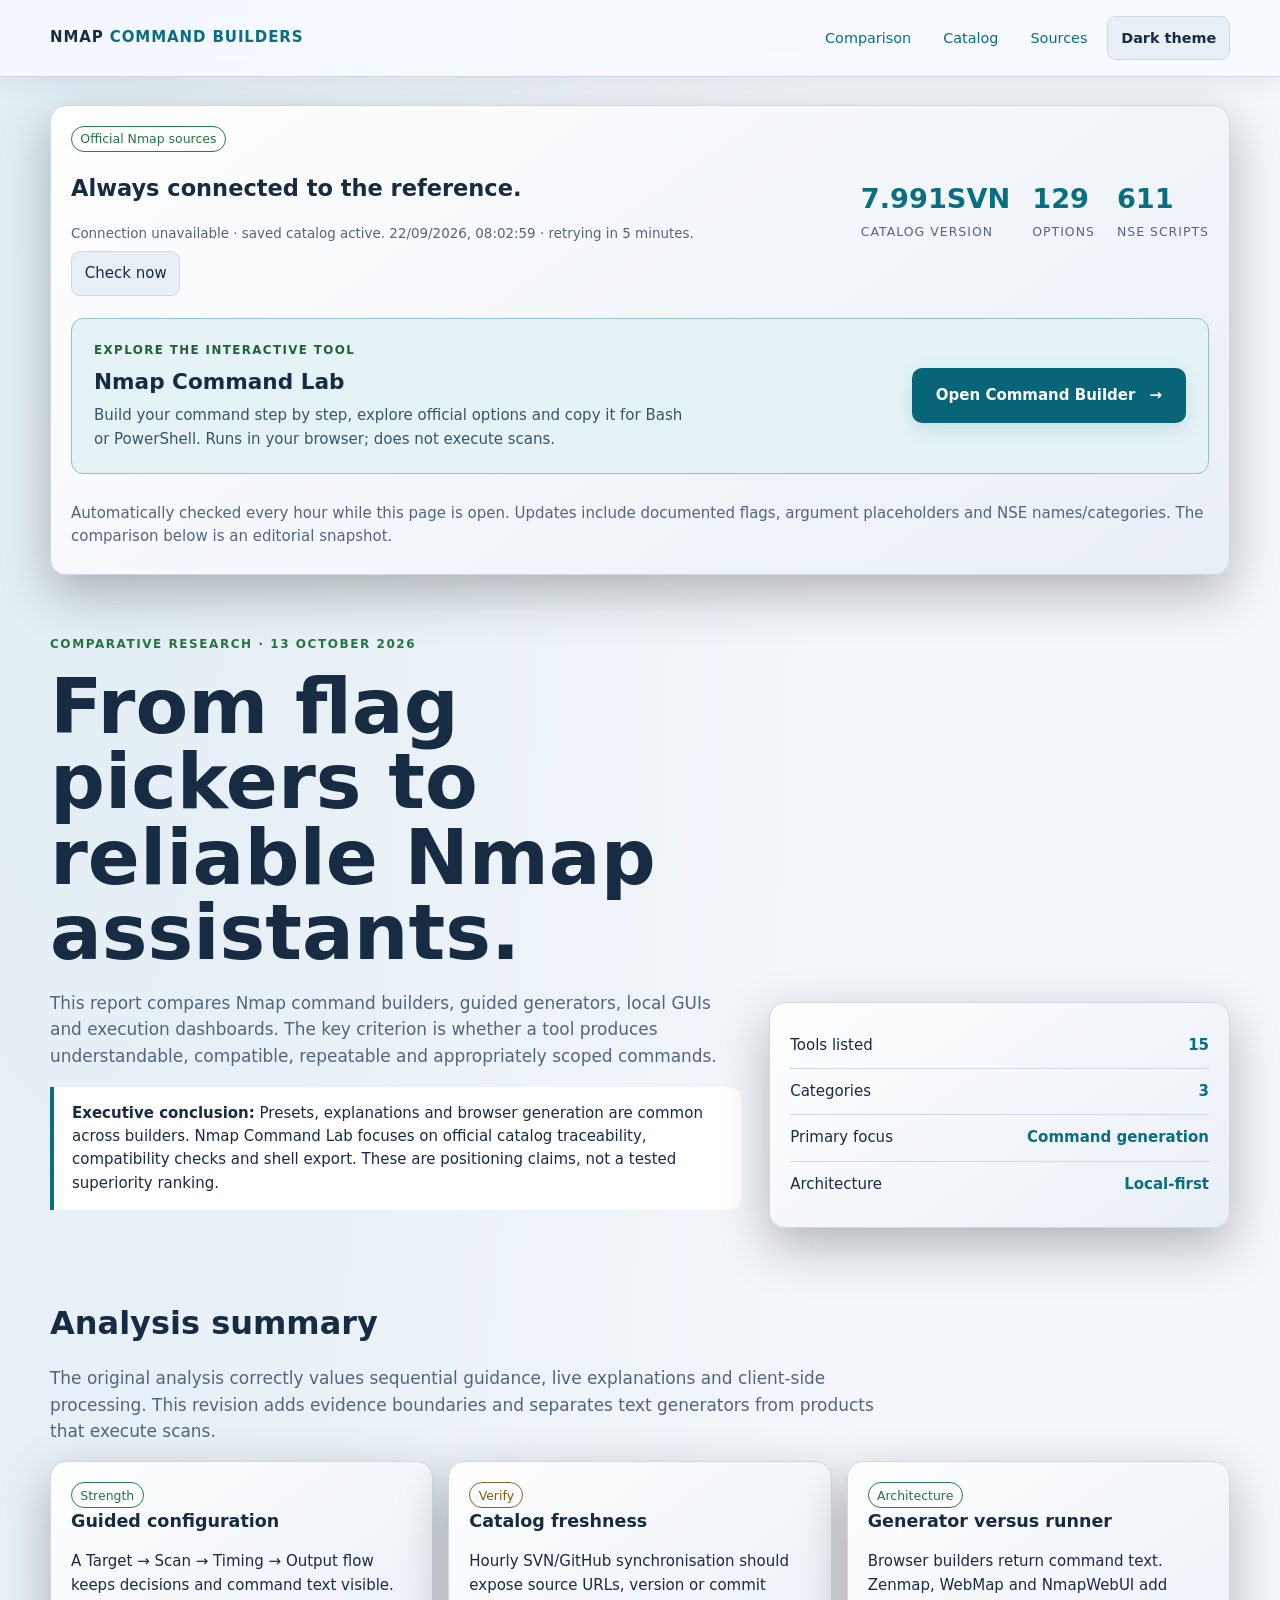
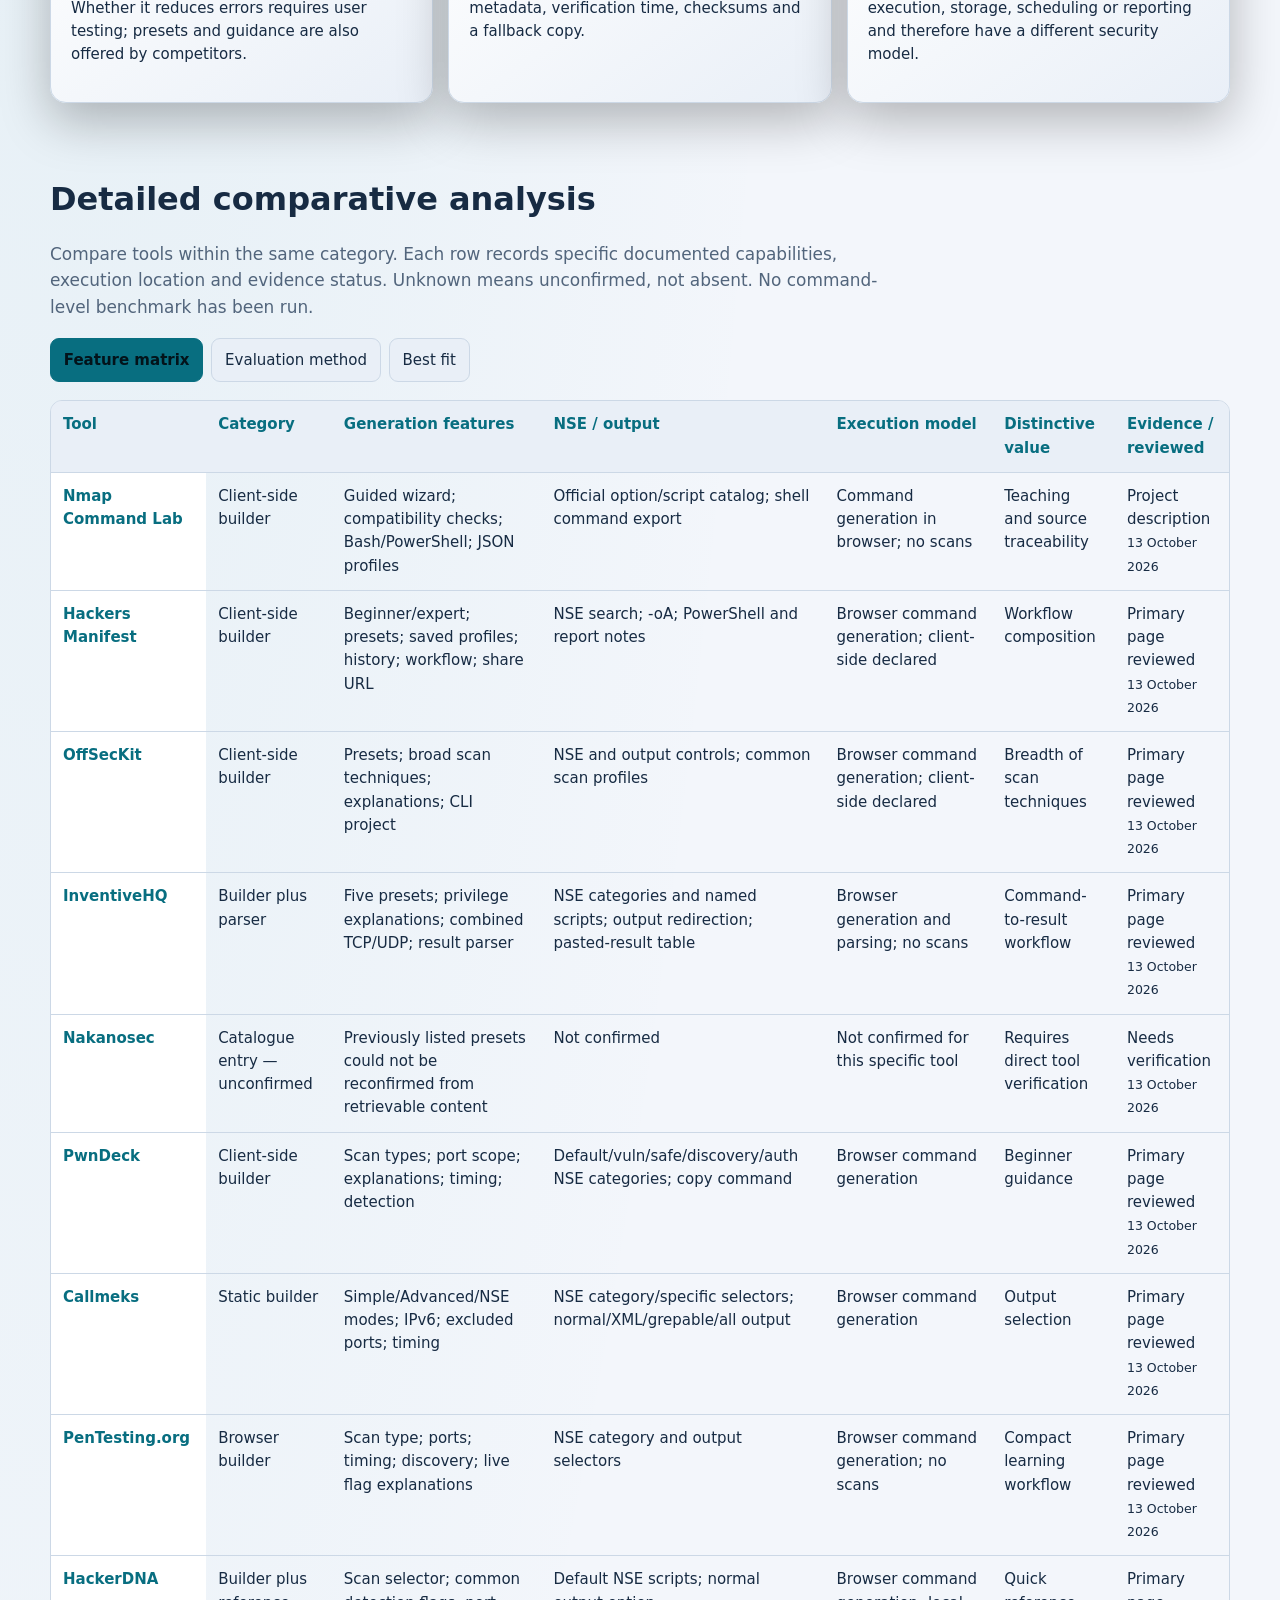
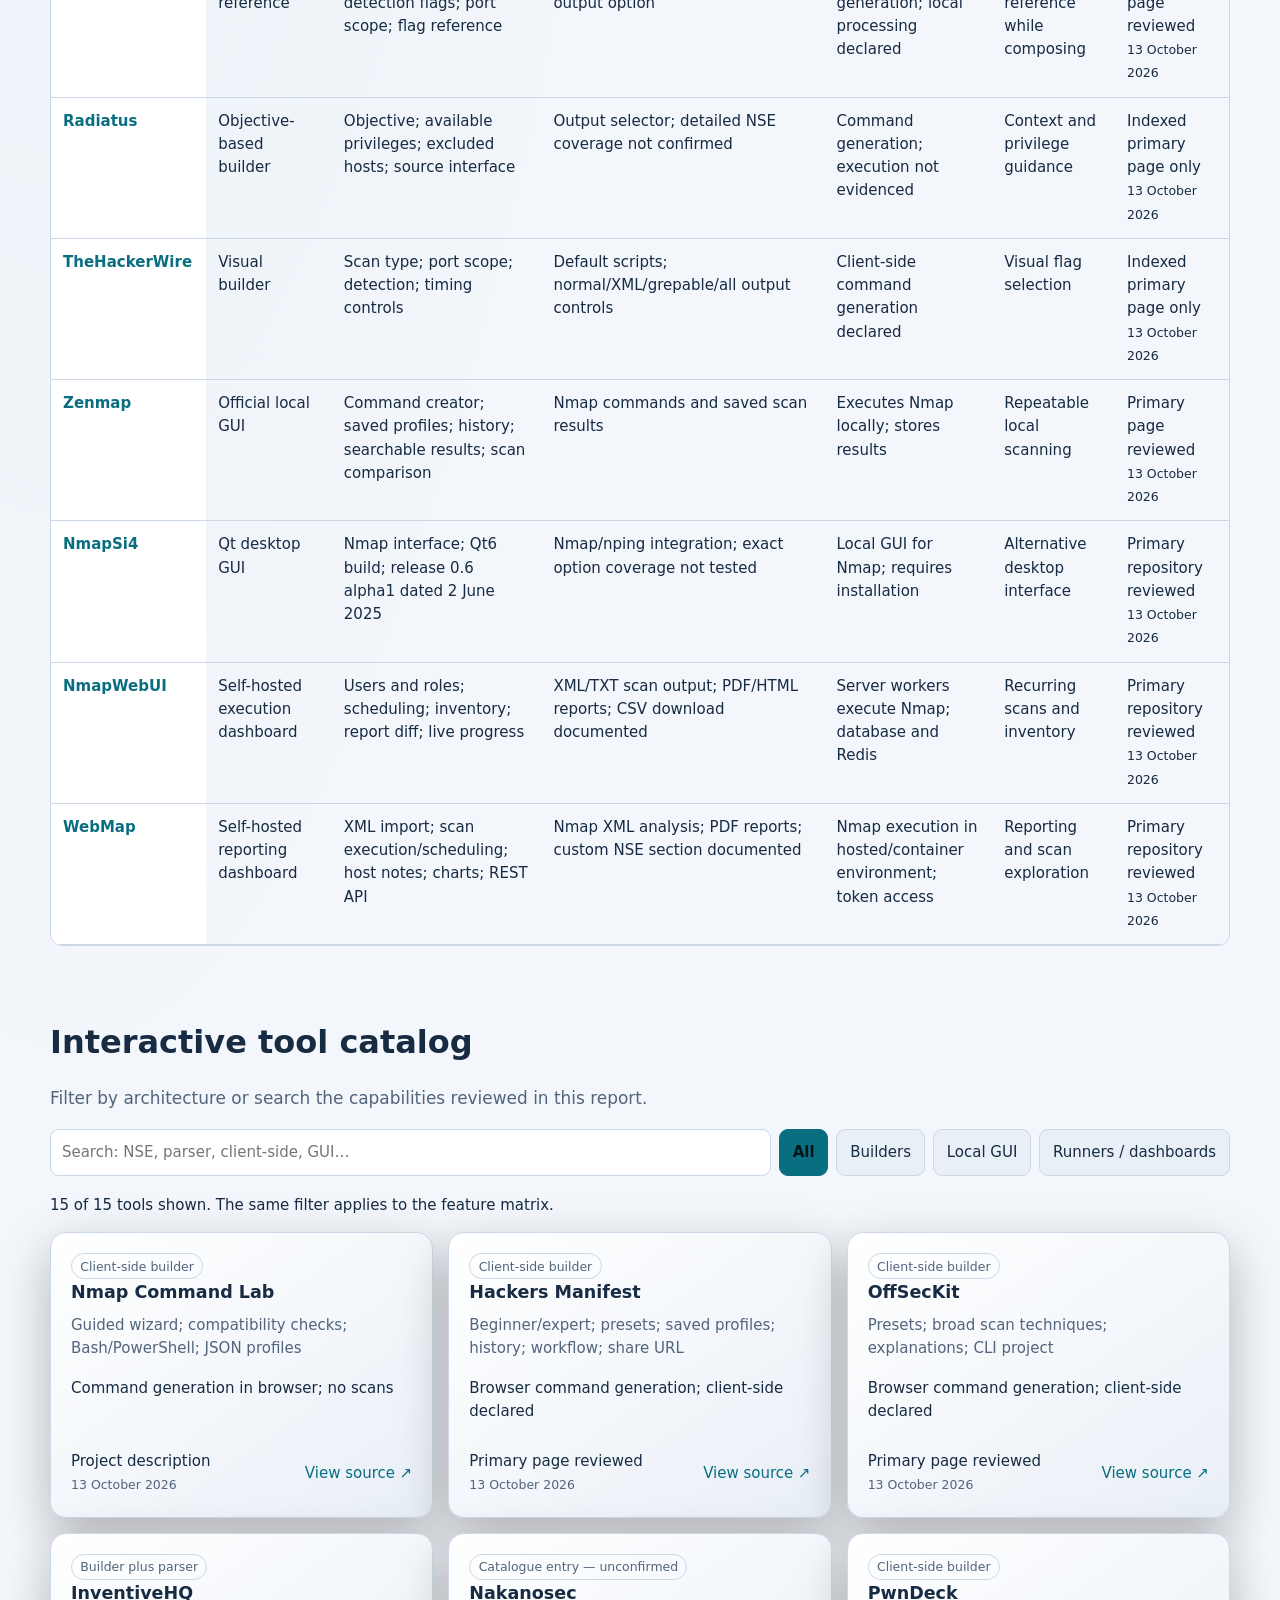
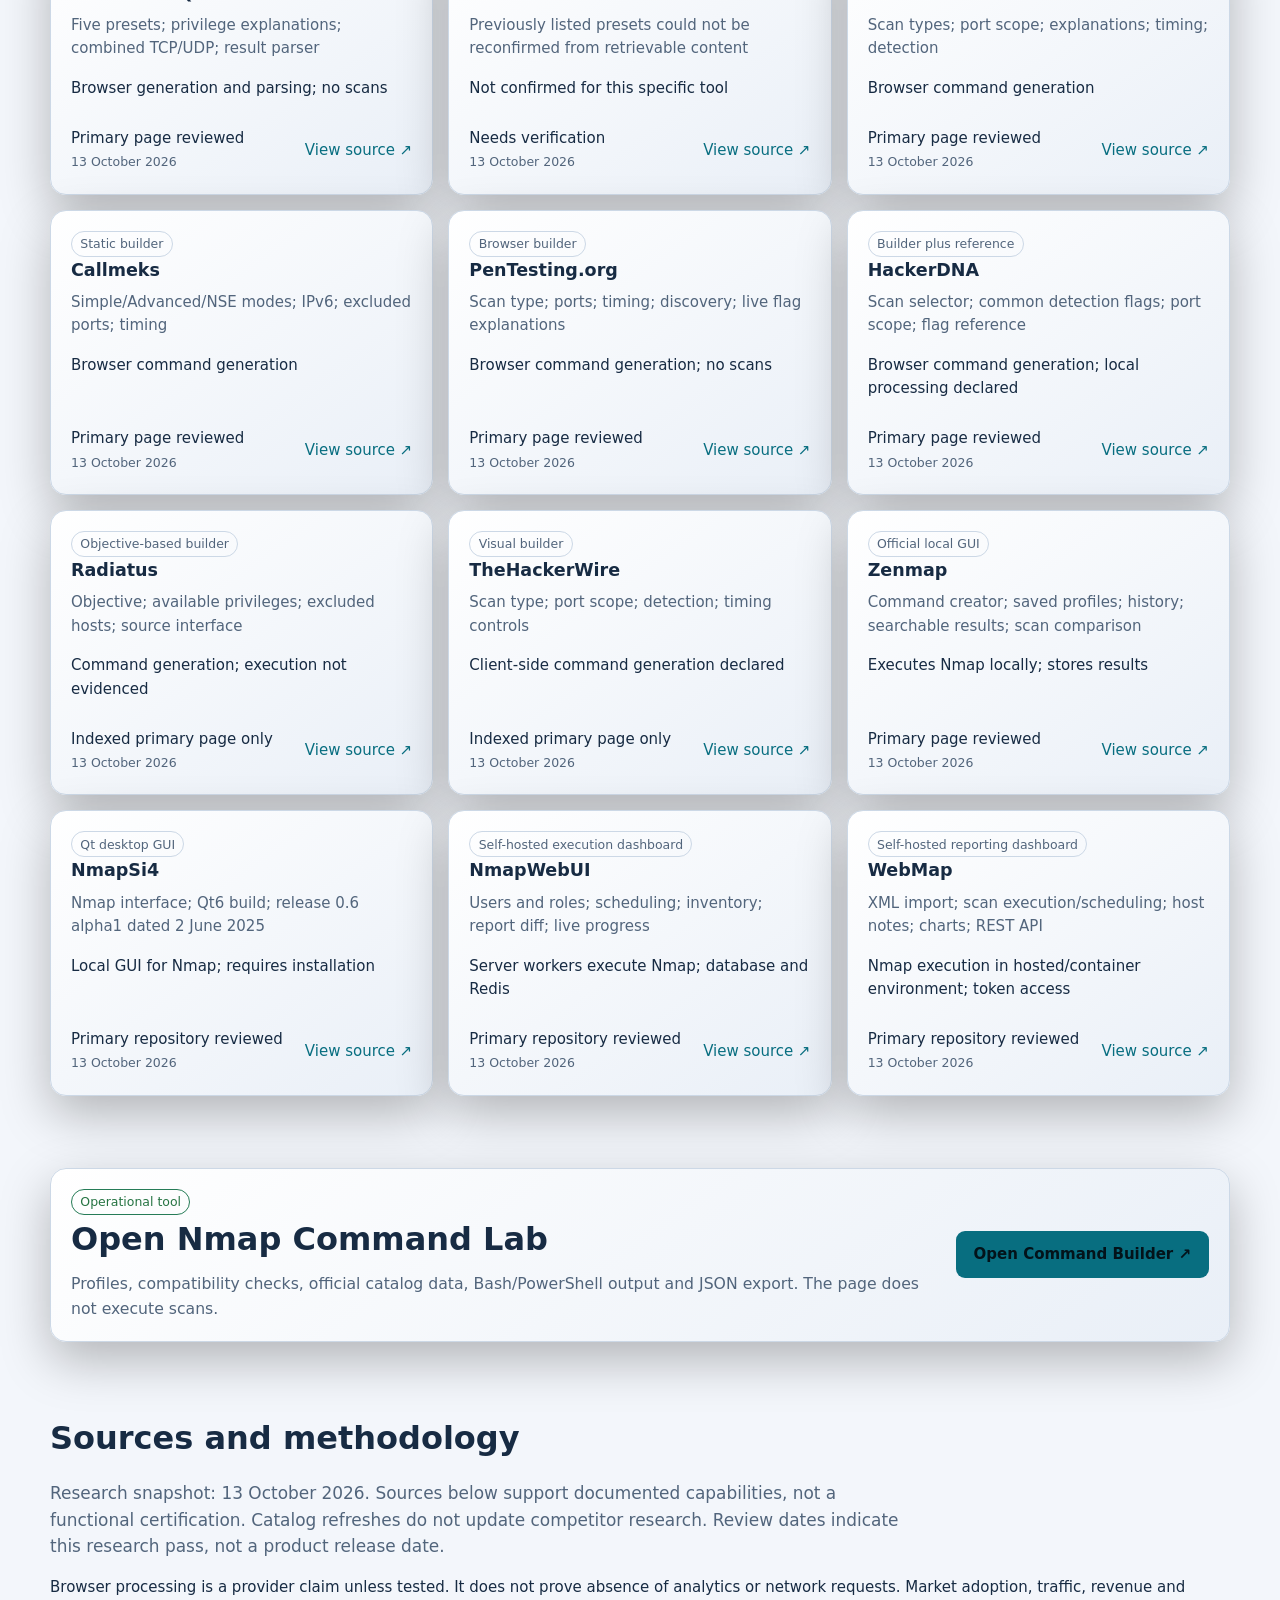
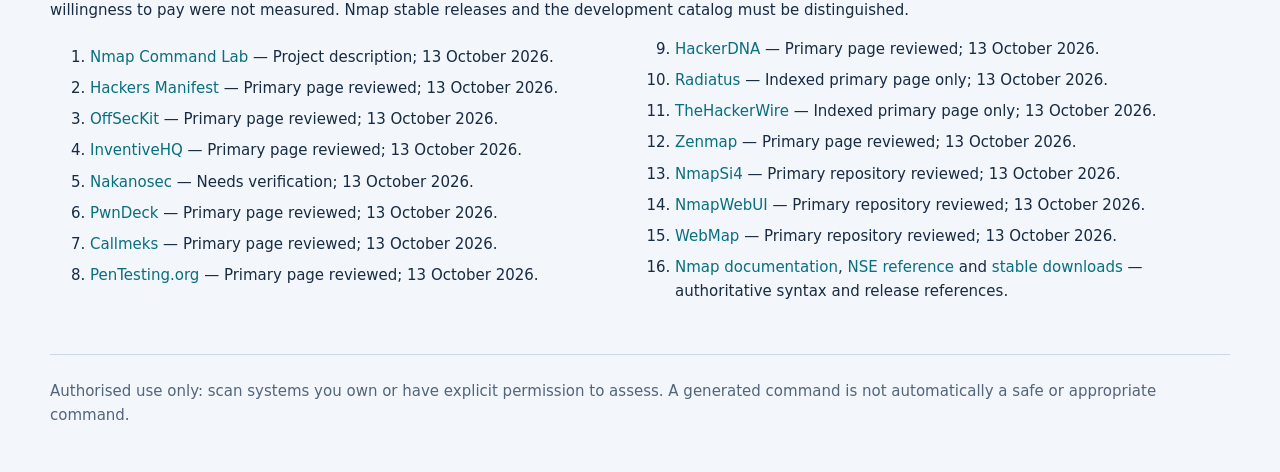
<file: index.html>
<!doctype html>
<html lang="en">
<head>
<meta charset="utf-8"><meta name="viewport" content="width=device-width,initial-scale=1">
<meta name="description" content="Comparative analysis of Nmap command builders, guided generators and local tools.">
<title>Nmap Command Builders · Comparative Analysis</title>
<style>
:root{--bg:#09101d;--p:#111d31;--p2:#172841;--t:#eaf3ff;--m:#99acc1;--l:#29405d;--c:#61e5f4;--g:#8cf0b4;--a:#ffd166}*{box-sizing:border-box}body{margin:0;background:radial-gradient(circle at 8% 0,#1b4269,transparent 32rem),var(--bg);color:var(--t);font:15px/1.55 system-ui,sans-serif}a{color:var(--c);text-decoration:none}a:hover{text-decoration:underline}button,input{font:inherit}button{cursor:pointer;color:var(--t);background:var(--p2);border:1px solid var(--l);border-radius:9px;padding:.6rem .8rem}.wrap{max-width:1220px;margin:auto;padding:0 20px}.top{position:sticky;top:0;z-index:2;background:#09101de8;backdrop-filter:blur(14px);border-bottom:1px solid var(--l)}.nav{min-height:62px;display:flex;justify-content:space-between;align-items:center;gap:18px}.brand{font-weight:800;letter-spacing:.06em}.brand i{font-style:normal;color:var(--c)}.navlinks{display:flex;gap:14px;font-size:.9rem}.hero{padding:60px 0 35px;display:grid;grid-template-columns:1.2fr .8fr;gap:28px;align-items:end}.eyebrow{color:var(--g);font-weight:800;letter-spacing:.13em;text-transform:uppercase;font-size:.75rem}.hero h1{font-size:clamp(2.5rem,6vw,5rem);line-height:.98;margin:15px 0 20px}.hero p,.lead{color:var(--m);max-width:860px;font-size:1.06rem}.card{background:linear-gradient(145deg,var(--p),var(--p2));border:1px solid var(--l);border-radius:16px;padding:20px;box-shadow:0 18px 50px #0004}.metric{display:flex;justify-content:space-between;padding:11px 0;border-bottom:1px solid var(--l)}.metric:last-child{border:0}.metric strong{color:var(--c)}.callout{border-left:4px solid var(--c);background:var(--p);padding:15px 18px;margin:18px 0;border-radius:0 12px 12px 0}.section{padding:36px 0}.section h2{font-size:2rem;margin:0 0 8px}.grid{display:grid;grid-template-columns:repeat(3,1fr);gap:15px}.card h3{margin:0 0 7px}.tag{display:inline-block;border:1px solid var(--l);border-radius:999px;padding:.15rem .52rem;color:var(--m);font-size:.78rem}.good{color:var(--g);border-color:#267c57}.warn{color:var(--a);border-color:#84672a}.tabs,.toolbar{display:flex;flex-wrap:wrap;gap:8px;margin:18px 0}.active{background:var(--c);color:#03131a;border-color:var(--c);font-weight:700}.tabpane{display:none}.tabpane.active{display:block}.table-wrap{overflow:auto;border:1px solid var(--l);border-radius:12px}.compare{width:100%;border-collapse:collapse;min-width:960px}.compare th,.compare td{text-align:left;padding:12px;border-bottom:1px solid var(--l);vertical-align:top}.compare th{color:var(--c);background:var(--p2)}.toolbar input{flex:1;min-width:250px;background:var(--p);color:var(--t);border:1px solid var(--l);border-radius:9px;padding:.68rem}.tool-card{display:flex;flex-direction:column;gap:12px}.meta{color:var(--m);min-height:48px}.bottom{display:flex;justify-content:space-between;align-items:center;margin-top:auto}.stars{color:var(--a)}.barrow{display:grid;grid-template-columns:175px 1fr 35px;gap:9px;align-items:center;margin:10px 0}.bar{height:9px;background:var(--p2);border-radius:99px;overflow:hidden}.bar i{display:block;height:100%;background:linear-gradient(90deg,var(--c),var(--g))}.launch{display:flex;justify-content:space-between;align-items:center;gap:18px;flex-wrap:wrap}.launch a{padding:12px 18px;border-radius:9px;background:var(--c);color:#03131a;font-weight:800}.sources{columns:2;column-gap:30px}.sources li{break-inside:avoid;margin:8px 0}.foot{border-top:1px solid var(--l);padding:25px 0 45px;color:var(--m)}@media(max-width:850px){.hero{grid-template-columns:1fr}.grid{grid-template-columns:1fr 1fr}.navlinks a{display:none}.sources{columns:1}}@media(max-width:560px){.grid{grid-template-columns:1fr}.hero h1{font-size:3rem}.wrap{padding:0 14px}}

:root{color-scheme:dark;--header:#09101ded}
html[data-theme=light]{color-scheme:light;--bg:#f3f6fb;--p:#fff;--p2:#e9eff7;--t:#172b43;--m:#52657c;--l:#ccd8e6;--c:#086e80;--g:#267443;--a:#875900;--header:#f7faffed}
html{scroll-padding-top:100px;scroll-behavior:smooth}
body{background:radial-gradient(ellipse at 5% 0,#359daf18,transparent 48rem),var(--bg)}
.top{background:var(--header);box-shadow:0 4px 24px #00000012}
.nav{min-height:76px;gap:24px}.navlinks{align-items:center;gap:8px}
.navlinks a{display:inline-flex;align-items:center;justify-content:center;min-height:42px;padding:8px 12px;border-radius:9px}
.navlinks a:hover{background:var(--p2);text-decoration:none}.brand{line-height:1.3;flex-shrink:0}
#theme{min-height:42px;white-space:nowrap;font-weight:650}
.tabpane.active{background:transparent;color:var(--t);font-weight:400}
button:focus-visible,a:focus-visible,input:focus-visible{outline:3px solid var(--c);outline-offset:4px}
.live-catalog{display:flex;align-items:center;gap:22px;flex-wrap:wrap;margin:28px 0 0}
.live-catalog .live-copy{flex:1;min-width:220px}.live-catalog p{margin:6px 0;color:var(--m)}
.live-number{font-size:1.7rem;color:var(--c);display:block;font-variant-numeric:tabular-nums}
.live-stat small{color:var(--m);font-size:.78rem;text-transform:uppercase;letter-spacing:.08em}
.live-actions{display:flex;align-items:center;gap:10px;flex-wrap:wrap}
.builder-promo{flex:1 0 100%;display:flex;align-items:center;justify-content:space-between;gap:24px;padding:22px;border:1px solid #397d88;border-radius:12px;background:#102e3a}
.builder-promo .builder-kicker{display:block;margin-bottom:6px;color:#8cf0b4;font-size:.74rem;font-weight:800;letter-spacing:.12em;text-transform:uppercase}
.builder-promo h3{margin:0;font-size:1.35rem;color:#eaf3ff}.builder-promo p{margin:6px 0 0;max-width:590px;color:#bed3e1}
.builder-cta{display:inline-flex;align-items:center;justify-content:center;gap:14px;flex-shrink:0;min-height:54px;padding:14px 22px;border:2px solid transparent;border-radius:10px;background:#61e5f4;color:#082630;font-weight:800;box-shadow:0 6px 20px #0003;transition:background .18s,box-shadow .18s}
.builder-cta:hover{background:#a0f3fc;text-decoration:none;box-shadow:0 8px 26px #0005}.builder-cta:focus-visible{outline:3px solid #eaf3ff;outline-offset:4px}
html[data-theme=light] .builder-promo{background:#e5f3f6;border-color:#96bec8}
html[data-theme=light] .builder-kicker{color:#21613a}html[data-theme=light] .builder-promo h3{color:#172b43}html[data-theme=light] .builder-promo p{color:#385568}
html[data-theme=light] .builder-cta{background:#086578;color:#fff;box-shadow:0 6px 18px #08657824}html[data-theme=light] .builder-cta:hover{background:#064c5b}html[data-theme=light] .builder-cta:focus-visible{outline-color:#172b43}
@media(max-width:700px){.builder-promo{flex-direction:column;align-items:stretch;gap:18px;padding:18px}.builder-cta{width:100%;padding:14px 12px;text-align:center}}
#live-status{font-size:.84rem}.hero-card{min-width:0}
.metric{gap:20px;align-items:center}.metric strong{text-align:right}
@media(max-width:850px){.nav{align-items:flex-start;flex-direction:column;gap:10px;padding-top:14px;padding-bottom:14px}.navlinks{width:100%;flex-wrap:wrap}.navlinks a{display:inline-flex}html{scroll-padding-top:150px}.navlinks #theme{margin-left:auto}}
@media(max-width:420px){.navlinks{gap:2px}.navlinks a{padding:6px;font-size:12px}.brand{font-size:14px}.barrow{grid-template-columns:130px 1fr 35px}.toolbar input{min-width:0;width:100%}}
@media(prefers-reduced-motion:reduce){html{scroll-behavior:auto}*{transition:none!important}}
.compare tbody th{background:var(--p);color:var(--t)}.bottom{gap:14px;flex-wrap:wrap}.bottom small{color:var(--m)}
</style>
</head>
<body>
<header class="top"><div class="wrap nav"><div class="brand">NMAP <i>COMMAND BUILDERS</i></div><nav class="navlinks"><a href="#comparison">Comparison</a><a href="#catalog">Catalog</a><a href="#sources">Sources</a><button id="theme">Theme</button></nav></div></header>
<main class="wrap">
<section class="card live-catalog" aria-label="Live official Nmap catalog">
<div class="live-copy"><span class="tag good">Official Nmap sources</span><h2>Always connected to the reference.</h2><p id="live-status" role="status">Loading the bundled catalog…</p><div class="live-actions"><button id="live-refresh" type="button">Check now</button></div></div>
<div class="live-stat"><strong class="live-number" id="live-version">—</strong><small>Catalog version</small></div>
<div class="live-stat"><strong class="live-number" id="live-options">—</strong><small>Options</small></div>
<div class="live-stat"><strong class="live-number" id="live-scripts">—</strong><small>NSE scripts</small></div>
<div class="builder-promo"><div><span class="builder-kicker">Explore the interactive tool</span><h3>Nmap Command Lab</h3><p>Build your command step by step, explore official options and copy it for Bash or PowerShell. Runs in your browser; does not execute scans.</p></div><a class="builder-cta" href="nmap-command-lab.html">Open Command Builder <span aria-hidden="true">→</span></a></div>
<p>Automatically checked every hour while this page is open. Updates include documented flags, argument placeholders and NSE names/categories. The comparison below is an editorial snapshot.</p>
</section>
<section class="hero"><div><div class="eyebrow">Comparative research · 13 October 2026</div><h1>From flag pickers to reliable Nmap assistants.</h1><p>This report compares Nmap command builders, guided generators, local GUIs and execution dashboards. The key criterion is whether a tool produces understandable, compatible, repeatable and appropriately scoped commands.</p><div class="callout"><strong>Executive conclusion:</strong> Presets, explanations and browser generation are common across builders. Nmap Command Lab focuses on official catalog traceability, compatibility checks and shell export. These are positioning claims, not a tested superiority ranking.</div></div><aside class="card"><div class="metric"><span>Tools listed</span><strong id="tool-count">15</strong></div><div class="metric"><span>Categories</span><strong>3</strong></div><div class="metric"><span>Primary focus</span><strong>Command generation</strong></div><div class="metric"><span>Architecture</span><strong>Local-first</strong></div></aside></section>
<section class="section"><h2>Analysis summary</h2><p class="lead">The original analysis correctly values sequential guidance, live explanations and client-side processing. This revision adds evidence boundaries and separates text generators from products that execute scans.</p><div class="grid"><article class="card"><span class="tag good">Strength</span><h3>Guided configuration</h3><p>A Target → Scan → Timing → Output flow keeps decisions and command text visible. Whether it reduces errors requires user testing; presets and guidance are also offered by competitors.</p></article><article class="card"><span class="tag warn">Verify</span><h3>Catalog freshness</h3><p>Hourly SVN/GitHub synchronisation should expose source URLs, version or commit metadata, verification time, checksums and a fallback copy.</p></article><article class="card"><span class="tag good">Architecture</span><h3>Generator versus runner</h3><p>Browser builders return command text. Zenmap, WebMap and NmapWebUI add execution, storage, scheduling or reporting and therefore have a different security model.</p></article></div></section>
<section class="section" id="comparison"><h2>Detailed comparative analysis</h2><p class="lead">Compare tools within the same category. Each row records specific documented capabilities, execution location and evidence status. Unknown means unconfirmed, not absent. No command-level benchmark has been run.</p><div class="tabs"><button class="tab active" data-tab="matrix">Feature matrix</button><button class="tab" data-tab="scores">Evaluation method</button><button class="tab" data-tab="fit">Best fit</button></div><div id="matrix" class="tabpane active"><div class="table-wrap"><table class="compare"><thead><tr><th>Tool</th><th>Category</th><th>Generation features</th><th>NSE / output</th><th>Execution model</th><th>Distinctive value</th><th>Evidence / reviewed</th></tr></thead><tbody id="matrixRows"></tbody></table></div></div><div id="scores" class="tabpane"><div class="card"><h3>Evidence before rankings</h3><p>Numerical scores and stars have been removed: the previous values had no reproducible benchmark. Documentation review does not establish command correctness, security or usability.</p><ul><li><strong>Primary page/repository reviewed:</strong> capabilities visible in the official page or README; runtime behavior not tested.</li><li><strong>Indexed primary page only:</strong> official indexed content retrieved, but direct opening was unsuccessful. Lower evidence confidence.</li><li><strong>Needs verification:</strong> the specific builder could not be reconfirmed. Do not treat unknown features as missing.</li><li><strong>Project description:</strong> this project's own claims; independent validation pending.</li></ul><h3>Requirements for a reproducible comparison</h3><p>Use identical cases for unprivileged TCP, combined TCP/UDP, target exclusions, named NSE scripts and arguments, quoted output filenames, Bash/PowerShell export and profile round trips. Record the Nmap version, expected command, observed command and pass/fail for each applicable case. Evaluate runners separately for scheduling, result persistence and report comparison.</p></div></div><div id="fit" class="tabpane"><div class="grid"><article class="card"><h3>Learning</h3><p>Nmap Command Lab, Hackers Manifest, PwnDeck and PenTesting.org provide guidance or explanations. HackerDNA pairs a compact builder with a flag reference.</p></article><article class="card"><h3>Repeatable local workflows</h3><p>Zenmap documents saved profiles, history, result storage and scan comparison. NmapSi4 offers another local GUI; its listed release is an alpha.</p></article><article class="card"><h3>Command plus result analysis</h3><p>InventiveHQ adds a Results Parser, extending the workflow beyond command composition.</p></article><article class="card"><h3>Operational automation</h3><p>WebMap and NmapWebUI are runners or dashboards. They require stronger controls for authentication, isolation, storage and command injection.</p></article></div></div></section>
<section class="section" id="catalog"><h2>Interactive tool catalog</h2><p class="lead">Filter by architecture or search the capabilities reviewed in this report.</p><div class="toolbar"><input id="search" type="search" placeholder="Search: NSE, parser, client-side, GUI…" aria-label="Search tools"><button class="filter active" data-filter="all">All</button><button class="filter" data-filter="builder">Builders</button><button class="filter" data-filter="gui">Local GUI</button><button class="filter" data-filter="runner">Runners / dashboards</button></div><p id="filter-status" role="status" aria-live="polite"></p><div class="grid" id="toolGrid"></div><noscript><p>Enable JavaScript to display and filter the comparison. Primary source links remain available below.</p></noscript></section>
<section class="section"><section class="card launch"><div><span class="tag good">Operational tool</span><h2>Open Nmap Command Lab</h2><p class="lead" style="margin:6px 0 0;font-size:.98rem">Profiles, compatibility checks, official catalog data, Bash/PowerShell output and JSON export. The page does not execute scans.</p></div><a href="nmap-command-lab.html">Open Command Builder ↗</a></section></section>
<section class="section" id="sources"><h2>Sources and methodology</h2><p class="lead">Research snapshot: 13 October 2026. Sources below support documented capabilities, not a functional certification. Catalog refreshes do not update competitor research. Review dates indicate this research pass, not a product release date.</p><p>Browser processing is a provider claim unless tested. It does not prove absence of analytics or network requests. Market adoption, traffic, revenue and willingness to pay were not measured. Nmap stable releases and the development catalog must be distinguished.</p><ol class="sources"><li><a href="nmap-command-lab.html" target="_blank" rel="noreferrer">Nmap Command Lab</a> — Project description; 13 October 2026.</li><li><a href="https://hackersmanifest.com/tools/nmap-builder/" target="_blank" rel="noreferrer">Hackers Manifest</a> — Primary page reviewed; 13 October 2026.</li><li><a href="https://offseckit.com/tools/nmap" target="_blank" rel="noreferrer">OffSecKit</a> — Primary page reviewed; 13 October 2026.</li><li><a href="https://inventivehq.com/tools/security/nmap-command-builder" target="_blank" rel="noreferrer">InventiveHQ</a> — Primary page reviewed; 13 October 2026.</li><li><a href="https://tools.nakanosec.com/" target="_blank" rel="noreferrer">Nakanosec</a> — Needs verification; 13 October 2026.</li><li><a href="https://pwndeck.com/en/tools/nmap-command-builder" target="_blank" rel="noreferrer">PwnDeck</a> — Primary page reviewed; 13 October 2026.</li><li><a href="https://callmeks.github.io/nmap-command-builder/" target="_blank" rel="noreferrer">Callmeks</a> — Primary page reviewed; 13 October 2026.</li><li><a href="https://pentesting.org/tools/nmap-command-builder" target="_blank" rel="noreferrer">PenTesting.org</a> — Primary page reviewed; 13 October 2026.</li><li><a href="https://hackerdna.com/tools/nmap-cheat-sheet" target="_blank" rel="noreferrer">HackerDNA</a> — Primary page reviewed; 13 October 2026.</li><li><a href="https://online-tools.radiatus.com/tools/nmap-command-builder" target="_blank" rel="noreferrer">Radiatus</a> — Indexed primary page only; 13 October 2026.</li><li><a href="https://www.thehackerwire.com/hacking-tools/nmap-builder" target="_blank" rel="noreferrer">TheHackerWire</a> — Indexed primary page only; 13 October 2026.</li><li><a href="https://nmap.org/zenmap/" target="_blank" rel="noreferrer">Zenmap</a> — Primary page reviewed; 13 October 2026.</li><li><a href="https://github.com/nmapsi4/nmapsi4" target="_blank" rel="noreferrer">NmapSi4</a> — Primary repository reviewed; 13 October 2026.</li><li><a href="https://github.com/sphinxid/nmapwebui" target="_blank" rel="noreferrer">NmapWebUI</a> — Primary repository reviewed; 13 October 2026.</li><li><a href="https://github.com/SabyasachiRana/WebMap" target="_blank" rel="noreferrer">WebMap</a> — Primary repository reviewed; 13 October 2026.</li><li><a href="https://nmap.org/docs.html" target="_blank" rel="noreferrer">Nmap documentation</a>, <a href="https://nmap.org/book/man-nse.html" target="_blank" rel="noreferrer">NSE reference</a> and <a href="https://nmap.org/download.html" target="_blank" rel="noreferrer">stable downloads</a> — authoritative syntax and release references.</li></ol></section>
<footer class="foot">Authorised use only: scan systems you own or have explicit permission to assess. A generated command is not automatically a safe or appropriate command.</footer>
</main>
<script>
const tools = [
  {
    "name": "Nmap Command Lab",
    "kind": "builder",
    "type": "Client-side builder",
    "features": "Guided wizard; compatibility checks; Bash/PowerShell; JSON profiles",
    "nse": "Official option/script catalog; shell command export",
    "execution": "Command generation in browser; no scans",
    "distinct": "Teaching and source traceability",
    "url": "nmap-command-lab.html",
    "evidence": "Project description",
    "reviewed": "13 October 2026"
  },
  {
    "name": "Hackers Manifest",
    "kind": "builder",
    "type": "Client-side builder",
    "features": "Beginner/expert; presets; saved profiles; history; workflow; share URL",
    "nse": "NSE search; -oA; PowerShell and report notes",
    "execution": "Browser command generation; client-side declared",
    "distinct": "Workflow composition",
    "url": "https://hackersmanifest.com/tools/nmap-builder/",
    "evidence": "Primary page reviewed",
    "reviewed": "13 October 2026"
  },
  {
    "name": "OffSecKit",
    "kind": "builder",
    "type": "Client-side builder",
    "features": "Presets; broad scan techniques; explanations; CLI project",
    "nse": "NSE and output controls; common scan profiles",
    "execution": "Browser command generation; client-side declared",
    "distinct": "Breadth of scan techniques",
    "url": "https://offseckit.com/tools/nmap",
    "evidence": "Primary page reviewed",
    "reviewed": "13 October 2026"
  },
  {
    "name": "InventiveHQ",
    "kind": "builder",
    "type": "Builder plus parser",
    "features": "Five presets; privilege explanations; combined TCP/UDP; result parser",
    "nse": "NSE categories and named scripts; output redirection; pasted-result table",
    "execution": "Browser generation and parsing; no scans",
    "distinct": "Command-to-result workflow",
    "url": "https://inventivehq.com/tools/security/nmap-command-builder",
    "evidence": "Primary page reviewed",
    "reviewed": "13 October 2026"
  },
  {
    "name": "Nakanosec",
    "kind": "builder",
    "type": "Catalogue entry — unconfirmed",
    "features": "Previously listed presets could not be reconfirmed from retrievable content",
    "nse": "Not confirmed",
    "execution": "Not confirmed for this specific tool",
    "distinct": "Requires direct tool verification",
    "url": "https://tools.nakanosec.com/",
    "evidence": "Needs verification",
    "reviewed": "13 October 2026"
  },
  {
    "name": "PwnDeck",
    "kind": "builder",
    "type": "Client-side builder",
    "features": "Scan types; port scope; explanations; timing; detection",
    "nse": "Default/vuln/safe/discovery/auth NSE categories; copy command",
    "execution": "Browser command generation",
    "distinct": "Beginner guidance",
    "url": "https://pwndeck.com/en/tools/nmap-command-builder",
    "evidence": "Primary page reviewed",
    "reviewed": "13 October 2026"
  },
  {
    "name": "Callmeks",
    "kind": "builder",
    "type": "Static builder",
    "features": "Simple/Advanced/NSE modes; IPv6; excluded ports; timing",
    "nse": "NSE category/specific selectors; normal/XML/grepable/all output",
    "execution": "Browser command generation",
    "distinct": "Output selection",
    "url": "https://callmeks.github.io/nmap-command-builder/",
    "evidence": "Primary page reviewed",
    "reviewed": "13 October 2026"
  },
  {
    "name": "PenTesting.org",
    "kind": "builder",
    "type": "Browser builder",
    "features": "Scan type; ports; timing; discovery; live flag explanations",
    "nse": "NSE category and output selectors",
    "execution": "Browser command generation; no scans",
    "distinct": "Compact learning workflow",
    "url": "https://pentesting.org/tools/nmap-command-builder",
    "evidence": "Primary page reviewed",
    "reviewed": "13 October 2026"
  },
  {
    "name": "HackerDNA",
    "kind": "builder",
    "type": "Builder plus reference",
    "features": "Scan selector; common detection flags; port scope; flag reference",
    "nse": "Default NSE scripts; normal output option",
    "execution": "Browser command generation; local processing declared",
    "distinct": "Quick reference while composing",
    "url": "https://hackerdna.com/tools/nmap-cheat-sheet",
    "evidence": "Primary page reviewed",
    "reviewed": "13 October 2026"
  },
  {
    "name": "Radiatus",
    "kind": "builder",
    "type": "Objective-based builder",
    "features": "Objective; available privileges; excluded hosts; source interface",
    "nse": "Output selector; detailed NSE coverage not confirmed",
    "execution": "Command generation; execution not evidenced",
    "distinct": "Context and privilege guidance",
    "url": "https://online-tools.radiatus.com/tools/nmap-command-builder",
    "evidence": "Indexed primary page only",
    "reviewed": "13 October 2026"
  },
  {
    "name": "TheHackerWire",
    "kind": "builder",
    "type": "Visual builder",
    "features": "Scan type; port scope; detection; timing controls",
    "nse": "Default scripts; normal/XML/grepable/all output controls",
    "execution": "Client-side command generation declared",
    "distinct": "Visual flag selection",
    "url": "https://www.thehackerwire.com/hacking-tools/nmap-builder",
    "evidence": "Indexed primary page only",
    "reviewed": "13 October 2026"
  },
  {
    "name": "Zenmap",
    "kind": "gui",
    "type": "Official local GUI",
    "features": "Command creator; saved profiles; history; searchable results; scan comparison",
    "nse": "Nmap commands and saved scan results",
    "execution": "Executes Nmap locally; stores results",
    "distinct": "Repeatable local scanning",
    "url": "https://nmap.org/zenmap/",
    "evidence": "Primary page reviewed",
    "reviewed": "13 October 2026"
  },
  {
    "name": "NmapSi4",
    "kind": "gui",
    "type": "Qt desktop GUI",
    "features": "Nmap interface; Qt6 build; release 0.6 alpha1 dated 2 June 2025",
    "nse": "Nmap/nping integration; exact option coverage not tested",
    "execution": "Local GUI for Nmap; requires installation",
    "distinct": "Alternative desktop interface",
    "url": "https://github.com/nmapsi4/nmapsi4",
    "evidence": "Primary repository reviewed",
    "reviewed": "13 October 2026"
  },
  {
    "name": "NmapWebUI",
    "kind": "runner",
    "type": "Self-hosted execution dashboard",
    "features": "Users and roles; scheduling; inventory; report diff; live progress",
    "nse": "XML/TXT scan output; PDF/HTML reports; CSV download documented",
    "execution": "Server workers execute Nmap; database and Redis",
    "distinct": "Recurring scans and inventory",
    "url": "https://github.com/sphinxid/nmapwebui",
    "evidence": "Primary repository reviewed",
    "reviewed": "13 October 2026"
  },
  {
    "name": "WebMap",
    "kind": "runner",
    "type": "Self-hosted reporting dashboard",
    "features": "XML import; scan execution/scheduling; host notes; charts; REST API",
    "nse": "Nmap XML analysis; PDF reports; custom NSE section documented",
    "execution": "Nmap execution in hosted/container environment; token access",
    "distinct": "Reporting and scan exploration",
    "url": "https://github.com/SabyasachiRana/WebMap",
    "evidence": "Primary repository reviewed",
    "reviewed": "13 October 2026"
  }
];
const esc = value => String(value).replace(/[&<>"']/g, character => ({'&':'&amp;','<':'&lt;','>':'&gt;','"':'&quot;',"'":'&#39;'}[character]));
document.querySelector('#tool-count').textContent = tools.length;
function evidence(tool) { return esc(tool.evidence) + '<br><small>' + esc(tool.reviewed) + '</small>'; }
function renderTools() {
  const query = document.querySelector('#search').value.trim().toLowerCase();
  const category = document.querySelector('.filter.active').dataset.filter;
  const matches = tools.filter(tool => (category === 'all' || tool.kind === category) && [tool.name,tool.type,tool.features,tool.nse,tool.execution,tool.distinct,tool.evidence].join(' ').toLowerCase().includes(query));
  document.querySelector('#filter-status').textContent = matches.length + ' of ' + tools.length + ' tools shown. The same filter applies to the feature matrix.';
  document.querySelector('#matrixRows').innerHTML = matches.map(tool => '<tr><th scope="row"><a href="'+esc(tool.url)+'" target="_blank" rel="noreferrer">'+esc(tool.name)+'</a></th>'+[tool.type,tool.features,tool.nse,tool.execution,tool.distinct].map(value=>'<td>'+esc(value)+'</td>').join('')+'<td>'+evidence(tool)+'</td></tr>').join('') || '<tr><td colspan="7">No matching tools. Clear the search or choose All.</td></tr>';
  document.querySelector('#toolGrid').innerHTML = matches.map(tool => '<article class="card tool-card"><div><span class="tag">'+esc(tool.type)+'</span><h3>'+esc(tool.name)+'</h3><div class="meta">'+esc(tool.features)+'</div><p>'+esc(tool.execution)+'</p></div><div class="bottom"><span>'+evidence(tool)+'</span><a href="'+esc(tool.url)+'" target="_blank" rel="noreferrer">View source ↗</a></div></article>').join('') || '<div class="card">No matching tools. Clear the search or choose All.</div>';
}
document.querySelector('#search').addEventListener('input', renderTools);
document.querySelectorAll('.filter').forEach(button => {
  button.setAttribute('aria-pressed', String(button.classList.contains('active')));
  button.addEventListener('click', () => {
    document.querySelectorAll('.filter').forEach(item => {item.classList.remove('active'); item.setAttribute('aria-pressed','false');});
    button.classList.add('active'); button.setAttribute('aria-pressed','true'); renderTools();
  });
});
document.querySelectorAll('.tab').forEach(button => {
  button.setAttribute('aria-controls',button.dataset.tab);
  button.setAttribute('aria-expanded',String(button.classList.contains('active')));
  button.addEventListener('click', () => {
    document.querySelectorAll('.tab').forEach(item => {item.classList.remove('active'); item.setAttribute('aria-expanded','false');});
    document.querySelectorAll('.tabpane').forEach(panel => panel.classList.remove('active'));
    button.classList.add('active'); button.setAttribute('aria-expanded','true'); document.getElementById(button.dataset.tab).classList.add('active');
  });
});
renderTools();
</script>
<script>(()=>{ const EMBEDDED_CATALOG={"schemaVersion":1,"parserRevision":2,"version":"7.991SVN","channel":"Official SVN / development","transport":"github-mirror","checkedAt":"2026-09-22T08:02:59.886Z","changedAt":"2026-09-21T16:42:23.843Z","changes":{"updated":false,"addedOptions":[],"addedScripts":[]},"options":[{"flag":"-iL","label":"Input from list","category":"man-target-specification","argument":"required","placeholder":"inputfilename","join":"separate","docs":"https://nmap.org/book/man-target-specification.html"},{"flag":"-iR","label":"Choose random targets","category":"man-target-specification","argument":"required","placeholder":"num hosts","join":"separate","docs":"https://nmap.org/book/man-target-specification.html"},{"flag":"--exclude","label":"Exclude hosts/networks","category":"man-target-specification","argument":"required","placeholder":"host1","join":"separate","docs":"https://nmap.org/book/man-target-specification.html"},{"flag":"--excludefile","label":"Exclude list from file","category":"man-target-specification","argument":"required","placeholder":"exclude_file","join":"separate","docs":"https://nmap.org/book/man-target-specification.html"},{"flag":"-n","label":"No reverse DNS resolution","category":"man-target-specification","argument":"none","placeholder":"","join":"separate","docs":"https://nmap.org/book/man-target-specification.html"},{"flag":"-R","label":"Reverse DNS resolution for all targets","category":"man-target-specification","argument":"none","placeholder":"","join":"separate","docs":"https://nmap.org/book/man-target-specification.html"},{"flag":"--resolve-all","label":"Scan each resolved address","category":"man-target-specification","argument":"none","placeholder":"","join":"separate","docs":"https://nmap.org/book/man-target-specification.html"},{"flag":"--unique","label":"Scan each address only once","category":"man-target-specification","argument":"none","placeholder":"","join":"separate","docs":"https://nmap.org/book/man-target-specification.html"},{"flag":"--system-dns","label":"Use system DNS resolver","category":"man-target-specification","argument":"none","placeholder":"","join":"separate","docs":"https://nmap.org/book/man-target-specification.html"},{"flag":"--dns-servers","label":"Servers to use for DNS queries","category":"man-target-specification","argument":"required","placeholder":"server1","join":"separate","docs":"https://nmap.org/book/man-target-specification.html"},{"flag":"-sL","label":"List Scan","category":"man-host-discovery","argument":"none","placeholder":"","join":"separate","docs":"https://nmap.org/book/man-host-discovery.html"},{"flag":"-sn","label":"No port scan","category":"man-host-discovery","argument":"none","placeholder":"","join":"separate","docs":"https://nmap.org/book/man-host-discovery.html"},{"flag":"-Pn","label":"No ping","category":"man-host-discovery","argument":"none","placeholder":"","join":"separate","docs":"https://nmap.org/book/man-host-discovery.html"},{"flag":"-PS","label":"TCP SYN Ping","category":"man-host-discovery","argument":"optional","placeholder":"port list","join":"attached","docs":"https://nmap.org/book/man-host-discovery.html"},{"flag":"-PA","label":"TCP ACK Ping","category":"man-host-discovery","argument":"optional","placeholder":"port list","join":"attached","docs":"https://nmap.org/book/man-host-discovery.html"},{"flag":"-PU","label":"UDP Ping","category":"man-host-discovery","argument":"optional","placeholder":"port list","join":"attached","docs":"https://nmap.org/book/man-host-discovery.html"},{"flag":"-PY","label":"SCTP INIT Ping","category":"man-host-discovery","argument":"optional","placeholder":"port list","join":"attached","docs":"https://nmap.org/book/man-host-discovery.html"},{"flag":"-PE","label":"ICMP Ping Types","category":"man-host-discovery","argument":"none","placeholder":"","join":"separate","docs":"https://nmap.org/book/man-host-discovery.html"},{"flag":"-PP","label":"ICMP Ping Types","category":"man-host-discovery","argument":"none","placeholder":"","join":"separate","docs":"https://nmap.org/book/man-host-discovery.html"},{"flag":"-PM","label":"ICMP Ping Types","category":"man-host-discovery","argument":"none","placeholder":"","join":"separate","docs":"https://nmap.org/book/man-host-discovery.html"},{"flag":"-PO","label":"IP Protocol Ping","category":"man-host-discovery","argument":"optional","placeholder":"protocol list","join":"attached","docs":"https://nmap.org/book/man-host-discovery.html"},{"flag":"--disable-arp-ping","label":"No ARP or ND Ping","category":"man-host-discovery","argument":"none","placeholder":"","join":"separate","docs":"https://nmap.org/book/man-host-discovery.html"},{"flag":"--discovery-ignore-rst","label":"--discovery-ignore-rst","category":"man-host-discovery","argument":"none","placeholder":"","join":"separate","docs":"https://nmap.org/book/man-host-discovery.html"},{"flag":"--traceroute","label":"Trace path to host","category":"man-host-discovery","argument":"none","placeholder":"","join":"separate","docs":"https://nmap.org/book/man-host-discovery.html"},{"flag":"-sS","label":"TCP SYN scan","category":"man-port-scanning-techniques","argument":"none","placeholder":"","join":"separate","docs":"https://nmap.org/book/man-port-scanning-techniques.html"},{"flag":"-sT","label":"TCP connect scan","category":"man-port-scanning-techniques","argument":"none","placeholder":"","join":"separate","docs":"https://nmap.org/book/man-port-scanning-techniques.html"},{"flag":"-sU","label":"UDP scans","category":"man-port-scanning-techniques","argument":"none","placeholder":"","join":"separate","docs":"https://nmap.org/book/man-port-scanning-techniques.html"},{"flag":"-sY","label":"SCTP INIT scan","category":"man-port-scanning-techniques","argument":"none","placeholder":"","join":"separate","docs":"https://nmap.org/book/man-port-scanning-techniques.html"},{"flag":"-sN","label":"TCP NULL, FIN, and Xmas scans","category":"man-port-scanning-techniques","argument":"none","placeholder":"","join":"separate","docs":"https://nmap.org/book/man-port-scanning-techniques.html"},{"flag":"-sF","label":"TCP NULL, FIN, and Xmas scans","category":"man-port-scanning-techniques","argument":"none","placeholder":"","join":"separate","docs":"https://nmap.org/book/man-port-scanning-techniques.html"},{"flag":"-sX","label":"TCP NULL, FIN, and Xmas scans","category":"man-port-scanning-techniques","argument":"none","placeholder":"","join":"separate","docs":"https://nmap.org/book/man-port-scanning-techniques.html"},{"flag":"-sA","label":"TCP ACK scan","category":"man-port-scanning-techniques","argument":"none","placeholder":"","join":"separate","docs":"https://nmap.org/book/man-port-scanning-techniques.html"},{"flag":"-sW","label":"TCP Window scan","category":"man-port-scanning-techniques","argument":"none","placeholder":"","join":"separate","docs":"https://nmap.org/book/man-port-scanning-techniques.html"},{"flag":"-sM","label":"TCP Maimon scan","category":"man-port-scanning-techniques","argument":"none","placeholder":"","join":"separate","docs":"https://nmap.org/book/man-port-scanning-techniques.html"},{"flag":"--scanflags","label":"Custom TCP scan","category":"man-port-scanning-techniques","argument":"required","placeholder":"flags","join":"separate","docs":"https://nmap.org/book/man-port-scanning-techniques.html"},{"flag":"-sZ","label":"SCTP COOKIE ECHO scan","category":"man-port-scanning-techniques","argument":"none","placeholder":"","join":"separate","docs":"https://nmap.org/book/man-port-scanning-techniques.html"},{"flag":"-sI","label":"idle scan","category":"man-port-scanning-techniques","argument":"required","placeholder":"zombie host","join":"separate","docs":"https://nmap.org/book/man-port-scanning-techniques.html"},{"flag":"-sO","label":"IP protocol scan","category":"man-port-scanning-techniques","argument":"none","placeholder":"","join":"separate","docs":"https://nmap.org/book/man-port-scanning-techniques.html"},{"flag":"-b","label":"FTP bounce scan","category":"man-port-scanning-techniques","argument":"required","placeholder":"FTP relay host","join":"separate","docs":"https://nmap.org/book/man-port-scanning-techniques.html"},{"flag":"-p","label":"Only scan specified ports","category":"man-port-specification","argument":"required","placeholder":"port ranges","join":"separate","docs":"https://nmap.org/book/man-port-specification.html"},{"flag":"--exclude-ports","label":"Exclude the specified ports from scanning","category":"man-port-specification","argument":"required","placeholder":"port ranges","join":"separate","docs":"https://nmap.org/book/man-port-specification.html"},{"flag":"-F","label":"Fast (limited port) scan","category":"man-port-specification","argument":"none","placeholder":"","join":"separate","docs":"https://nmap.org/book/man-port-specification.html"},{"flag":"-r","label":"Don't randomize ports","category":"man-port-specification","argument":"none","placeholder":"","join":"separate","docs":"https://nmap.org/book/man-port-specification.html"},{"flag":"--port-ratio","label":"--port-ratio","category":"man-port-specification","argument":"required","placeholder":"ratio","join":"separate","docs":"https://nmap.org/book/man-port-specification.html"},{"flag":"--top-ports","label":"--top-ports","category":"man-port-specification","argument":"required","placeholder":"n","join":"separate","docs":"https://nmap.org/book/man-port-specification.html"},{"flag":"-sV","label":"Version detection","category":"man-version-detection","argument":"none","placeholder":"","join":"separate","docs":"https://nmap.org/book/man-version-detection.html"},{"flag":"--allports","label":"Don't exclude any ports from version detection","category":"man-version-detection","argument":"none","placeholder":"","join":"separate","docs":"https://nmap.org/book/man-version-detection.html"},{"flag":"--version-intensity","label":"Set version scan intensity","category":"man-version-detection","argument":"required","placeholder":"intensity","join":"separate","docs":"https://nmap.org/book/man-version-detection.html"},{"flag":"--version-light","label":"Enable light mode","category":"man-version-detection","argument":"none","placeholder":"","join":"separate","docs":"https://nmap.org/book/man-version-detection.html"},{"flag":"--version-all","label":"Try every single probe","category":"man-version-detection","argument":"none","placeholder":"","join":"separate","docs":"https://nmap.org/book/man-version-detection.html"},{"flag":"--version-trace","label":"Trace version scan activity","category":"man-version-detection","argument":"none","placeholder":"","join":"separate","docs":"https://nmap.org/book/man-version-detection.html"},{"flag":"-O","label":"Enable OS detection","category":"man-os-detection","argument":"none","placeholder":"","join":"separate","docs":"https://nmap.org/book/man-os-detection.html"},{"flag":"--osscan-limit","label":"Limit OS detection to promising targets","category":"man-os-detection","argument":"none","placeholder":"","join":"separate","docs":"https://nmap.org/book/man-os-detection.html"},{"flag":"--osscan-guess","label":"Guess OS detection results","category":"man-os-detection","argument":"none","placeholder":"","join":"separate","docs":"https://nmap.org/book/man-os-detection.html"},{"flag":"--fuzzy","label":"Guess OS detection results","category":"man-os-detection","argument":"none","placeholder":"","join":"separate","docs":"https://nmap.org/book/man-os-detection.html"},{"flag":"--max-os-tries","label":"Set the maximum number of OS detection tries against a target","category":"man-os-detection","argument":"required","placeholder":"number","join":"separate","docs":"https://nmap.org/book/man-os-detection.html"},{"flag":"-sC","label":"-sC","category":"man-nse","argument":"none","placeholder":"","join":"separate","docs":"https://nmap.org/book/man-nse.html"},{"flag":"--script","label":"--script","category":"man-nse","argument":"required","placeholder":"filename","join":"separate","docs":"https://nmap.org/book/man-nse.html"},{"flag":"--script-args","label":"--script-args","category":"man-nse","argument":"required","placeholder":"n1","join":"separate","docs":"https://nmap.org/book/man-nse.html"},{"flag":"--script-args-file","label":"--script-args-file","category":"man-nse","argument":"required","placeholder":"filename","join":"separate","docs":"https://nmap.org/book/man-nse.html"},{"flag":"--script-help","label":"--script-help","category":"man-nse","argument":"required","placeholder":"filename","join":"separate","docs":"https://nmap.org/book/man-nse.html"},{"flag":"--script-trace","label":"--script-trace","category":"man-nse","argument":"none","placeholder":"","join":"separate","docs":"https://nmap.org/book/man-nse.html"},{"flag":"--script-updatedb","label":"--script-updatedb","category":"man-nse","argument":"none","placeholder":"","join":"separate","docs":"https://nmap.org/book/man-nse.html"},{"flag":"--min-hostgroup","label":"Adjust parallel scan group sizes","category":"man-performance","argument":"required","placeholder":"numhosts","join":"separate","docs":"https://nmap.org/book/man-performance.html"},{"flag":"--max-hostgroup","label":"Adjust parallel scan group sizes","category":"man-performance","argument":"required","placeholder":"numhosts","join":"separate","docs":"https://nmap.org/book/man-performance.html"},{"flag":"--min-parallelism","label":"Adjust probe parallelization","category":"man-performance","argument":"required","placeholder":"numprobes","join":"separate","docs":"https://nmap.org/book/man-performance.html"},{"flag":"--max-parallelism","label":"Adjust probe parallelization","category":"man-performance","argument":"required","placeholder":"numprobes","join":"separate","docs":"https://nmap.org/book/man-performance.html"},{"flag":"--min-rtt-timeout","label":"Adjust probe timeouts","category":"man-performance","argument":"required","placeholder":"time","join":"separate","docs":"https://nmap.org/book/man-performance.html"},{"flag":"--max-rtt-timeout","label":"Adjust probe timeouts","category":"man-performance","argument":"required","placeholder":"time","join":"separate","docs":"https://nmap.org/book/man-performance.html"},{"flag":"--initial-rtt-timeout","label":"Adjust probe timeouts","category":"man-performance","argument":"required","placeholder":"time","join":"separate","docs":"https://nmap.org/book/man-performance.html"},{"flag":"--max-retries","label":"Specify the maximum number of port scan probe retransmissions","category":"man-performance","argument":"required","placeholder":"numtries","join":"separate","docs":"https://nmap.org/book/man-performance.html"},{"flag":"--host-timeout","label":"Give up on slow target hosts","category":"man-performance","argument":"required","placeholder":"time","join":"separate","docs":"https://nmap.org/book/man-performance.html"},{"flag":"--script-timeout","label":"--script-timeout","category":"man-performance","argument":"required","placeholder":"time","join":"separate","docs":"https://nmap.org/book/man-performance.html"},{"flag":"--scan-delay","label":"Adjust delay between probes","category":"man-performance","argument":"required","placeholder":"time","join":"separate","docs":"https://nmap.org/book/man-performance.html"},{"flag":"--max-scan-delay","label":"Adjust delay between probes","category":"man-performance","argument":"required","placeholder":"time","join":"separate","docs":"https://nmap.org/book/man-performance.html"},{"flag":"--min-rate","label":"Directly control the scanning rate","category":"man-performance","argument":"required","placeholder":"number","join":"separate","docs":"https://nmap.org/book/man-performance.html"},{"flag":"--max-rate","label":"Directly control the scanning rate","category":"man-performance","argument":"required","placeholder":"number","join":"separate","docs":"https://nmap.org/book/man-performance.html"},{"flag":"--defeat-rst-ratelimit","label":"--defeat-rst-ratelimit","category":"man-performance","argument":"none","placeholder":"","join":"separate","docs":"https://nmap.org/book/man-performance.html"},{"flag":"--defeat-icmp-ratelimit","label":"--defeat-icmp-ratelimit","category":"man-performance","argument":"none","placeholder":"","join":"separate","docs":"https://nmap.org/book/man-performance.html"},{"flag":"--nsock-engine","label":"--nsock-engine","category":"man-performance","argument":"required","placeholder":"engine","join":"separate","docs":"https://nmap.org/book/man-performance.html"},{"flag":"-T","label":"Set a timing template","category":"man-performance","argument":"required","placeholder":"0–5","join":"attached","docs":"https://nmap.org/book/man-performance.html"},{"flag":"-f","label":"using the specified MTU","category":"man-bypass-firewalls-ids","argument":"none","placeholder":"","join":"separate","docs":"https://nmap.org/book/man-bypass-firewalls-ids.html"},{"flag":"--mtu","label":"using the specified MTU","category":"man-bypass-firewalls-ids","argument":"required","placeholder":"number","join":"separate","docs":"https://nmap.org/book/man-bypass-firewalls-ids.html"},{"flag":"-D","label":"Cloak a scan with decoys","category":"man-bypass-firewalls-ids","argument":"required","placeholder":"decoy1","join":"separate","docs":"https://nmap.org/book/man-bypass-firewalls-ids.html"},{"flag":"-S","label":"Spoof source address","category":"man-bypass-firewalls-ids","argument":"required","placeholder":"IP_Address","join":"separate","docs":"https://nmap.org/book/man-bypass-firewalls-ids.html"},{"flag":"-e","label":"Use specified interface","category":"man-bypass-firewalls-ids","argument":"required","placeholder":"interface","join":"separate","docs":"https://nmap.org/book/man-bypass-firewalls-ids.html"},{"flag":"--source-port","label":"Spoof source port number","category":"man-bypass-firewalls-ids","argument":"required","placeholder":"portnumber","join":"separate","docs":"https://nmap.org/book/man-bypass-firewalls-ids.html"},{"flag":"-g","label":"Spoof source port number","category":"man-bypass-firewalls-ids","argument":"required","placeholder":"portnumber","join":"separate","docs":"https://nmap.org/book/man-bypass-firewalls-ids.html"},{"flag":"--data","label":"Append custom binary data to sent packets","category":"man-bypass-firewalls-ids","argument":"required","placeholder":"hex string","join":"separate","docs":"https://nmap.org/book/man-bypass-firewalls-ids.html"},{"flag":"--data-string","label":"Append custom string to sent packets","category":"man-bypass-firewalls-ids","argument":"required","placeholder":"string","join":"separate","docs":"https://nmap.org/book/man-bypass-firewalls-ids.html"},{"flag":"--data-length","label":"Append random data to sent packets","category":"man-bypass-firewalls-ids","argument":"required","placeholder":"number","join":"separate","docs":"https://nmap.org/book/man-bypass-firewalls-ids.html"},{"flag":"--ip-options","label":"Send packets with specified ip options","category":"man-bypass-firewalls-ids","argument":"required","placeholder":"R|S [route]|L [route]|T|U ...","join":"separate","docs":"https://nmap.org/book/man-bypass-firewalls-ids.html"},{"flag":"--ttl","label":"Set IP time-to-live field","category":"man-bypass-firewalls-ids","argument":"required","placeholder":"value","join":"separate","docs":"https://nmap.org/book/man-bypass-firewalls-ids.html"},{"flag":"--randomize-hosts","label":"Randomize target host order","category":"man-bypass-firewalls-ids","argument":"none","placeholder":"","join":"separate","docs":"https://nmap.org/book/man-bypass-firewalls-ids.html"},{"flag":"--spoof-mac","label":"Spoof MAC address","category":"man-bypass-firewalls-ids","argument":"required","placeholder":"MAC address, prefix, or vendor name","join":"separate","docs":"https://nmap.org/book/man-bypass-firewalls-ids.html"},{"flag":"--proxies","label":"Relay TCP connections through a chain of proxies","category":"man-bypass-firewalls-ids","argument":"required","placeholder":"Comma-separated list of proxy URLs","join":"separate","docs":"https://nmap.org/book/man-bypass-firewalls-ids.html"},{"flag":"--badsum","label":"Send packets with bogus TCP/UDP checksums","category":"man-bypass-firewalls-ids","argument":"none","placeholder":"","join":"separate","docs":"https://nmap.org/book/man-bypass-firewalls-ids.html"},{"flag":"--adler32","label":"Use deprecated Adler32 instead of CRC32C for SCTP checksums","category":"man-bypass-firewalls-ids","argument":"none","placeholder":"","join":"separate","docs":"https://nmap.org/book/man-bypass-firewalls-ids.html"},{"flag":"-oN","label":"normal output","category":"man-output","argument":"required","placeholder":"filespec","join":"separate","docs":"https://nmap.org/book/man-output.html"},{"flag":"-oX","label":"XML output","category":"man-output","argument":"required","placeholder":"filespec","join":"separate","docs":"https://nmap.org/book/man-output.html"},{"flag":"-oS","label":"ScRipT KIdd|3 oUTpuT","category":"man-output","argument":"required","placeholder":"filespec","join":"separate","docs":"https://nmap.org/book/man-output.html"},{"flag":"-oG","label":"grepable output","category":"man-output","argument":"required","placeholder":"filespec","join":"separate","docs":"https://nmap.org/book/man-output.html"},{"flag":"-oA","label":"Output to all formats","category":"man-output","argument":"required","placeholder":"basename","join":"separate","docs":"https://nmap.org/book/man-output.html"},{"flag":"-v","label":"Set verbosity level","category":"man-output","argument":"optional","placeholder":"level","join":"attached","docs":"https://nmap.org/book/man-output.html"},{"flag":"-d","label":"Set debugging level","category":"man-output","argument":"optional","placeholder":"level","join":"attached","docs":"https://nmap.org/book/man-output.html"},{"flag":"--reason","label":"Host and port state reasons","category":"man-output","argument":"none","placeholder":"","join":"separate","docs":"https://nmap.org/book/man-output.html"},{"flag":"--stats-every","label":"Print periodic timing stats","category":"man-output","argument":"required","placeholder":"time","join":"separate","docs":"https://nmap.org/book/man-output.html"},{"flag":"--packet-trace","label":"Trace packets and data sent and received","category":"man-output","argument":"none","placeholder":"","join":"separate","docs":"https://nmap.org/book/man-output.html"},{"flag":"--open","label":"Show only open (or possibly open) ports","category":"man-output","argument":"none","placeholder":"","join":"separate","docs":"https://nmap.org/book/man-output.html"},{"flag":"--iflist","label":"List interfaces and routes","category":"man-output","argument":"none","placeholder":"","join":"separate","docs":"https://nmap.org/book/man-output.html"},{"flag":"--append-output","label":"Append to rather than clobber output files","category":"man-output","argument":"none","placeholder":"","join":"separate","docs":"https://nmap.org/book/man-output.html"},{"flag":"--resume","label":"Resume aborted scan","category":"man-output","argument":"required","placeholder":"filename","join":"separate","docs":"https://nmap.org/book/man-output.html"},{"flag":"--noninteractive","label":"Disable runtime interactions","category":"man-output","argument":"none","placeholder":"","join":"separate","docs":"https://nmap.org/book/man-output.html"},{"flag":"--stylesheet","label":"Set XSL stylesheet to transform XML output","category":"man-output","argument":"required","placeholder":"path or URL","join":"separate","docs":"https://nmap.org/book/man-output.html"},{"flag":"--webxml","label":"Load stylesheet from Nmap.Org","category":"man-output","argument":"none","placeholder":"","join":"separate","docs":"https://nmap.org/book/man-output.html"},{"flag":"--no-stylesheet","label":"Omit XSL stylesheet declaration from XML","category":"man-output","argument":"none","placeholder":"","join":"separate","docs":"https://nmap.org/book/man-output.html"},{"flag":"-6","label":"Enable IPv6 scanning","category":"man-misc-options","argument":"none","placeholder":"","join":"separate","docs":"https://nmap.org/book/man-misc-options.html"},{"flag":"-A","label":"Aggressive scan options","category":"man-misc-options","argument":"none","placeholder":"","join":"separate","docs":"https://nmap.org/book/man-misc-options.html"},{"flag":"--datadir","label":"Specify custom Nmap data file location","category":"man-misc-options","argument":"required","placeholder":"directoryname","join":"separate","docs":"https://nmap.org/book/man-misc-options.html"},{"flag":"--servicedb","label":"Specify custom services file","category":"man-misc-options","argument":"required","placeholder":"services file","join":"separate","docs":"https://nmap.org/book/man-misc-options.html"},{"flag":"--versiondb","label":"Specify custom service probes file","category":"man-misc-options","argument":"required","placeholder":"service probes file","join":"separate","docs":"https://nmap.org/book/man-misc-options.html"},{"flag":"--send-eth","label":"Use raw ethernet sending","category":"man-misc-options","argument":"none","placeholder":"","join":"separate","docs":"https://nmap.org/book/man-misc-options.html"},{"flag":"--send-ip","label":"Send at raw IP level","category":"man-misc-options","argument":"none","placeholder":"","join":"separate","docs":"https://nmap.org/book/man-misc-options.html"},{"flag":"--privileged","label":"Assume that the user is fully privileged","category":"man-misc-options","argument":"none","placeholder":"","join":"separate","docs":"https://nmap.org/book/man-misc-options.html"},{"flag":"--unprivileged","label":"Assume that the user lacks raw socket privileges","category":"man-misc-options","argument":"none","placeholder":"","join":"separate","docs":"https://nmap.org/book/man-misc-options.html"},{"flag":"-V","label":"Print version number","category":"man-misc-options","argument":"none","placeholder":"","join":"separate","docs":"https://nmap.org/book/man-misc-options.html"},{"flag":"--version","label":"Print version number","category":"man-misc-options","argument":"none","placeholder":"","join":"separate","docs":"https://nmap.org/book/man-misc-options.html"},{"flag":"-h","label":"Print help summary page","category":"man-misc-options","argument":"none","placeholder":"","join":"separate","docs":"https://nmap.org/book/man-misc-options.html"},{"flag":"--help","label":"Print help summary page","category":"man-misc-options","argument":"none","placeholder":"","join":"separate","docs":"https://nmap.org/book/man-misc-options.html"}],"scripts":[{"name":"acarsd-info","categories":["discovery","safe"]},{"name":"address-info","categories":["default","safe"]},{"name":"afp-brute","categories":["brute","intrusive"]},{"name":"afp-ls","categories":["discovery","safe"]},{"name":"afp-path-vuln","categories":["exploit","intrusive","vuln"]},{"name":"afp-serverinfo","categories":["default","discovery","safe"]},{"name":"afp-showmount","categories":["discovery","safe"]},{"name":"ajp-auth","categories":["auth","default","safe"]},{"name":"ajp-brute","categories":["brute","intrusive"]},{"name":"ajp-headers","categories":["discovery","safe"]},{"name":"ajp-methods","categories":["default","safe"]},{"name":"ajp-request","categories":["discovery","safe"]},{"name":"allseeingeye-info","categories":["discovery","safe","version"]},{"name":"amqp-info","categories":["default","discovery","safe","version"]},{"name":"asn-query","categories":["discovery","external","safe"]},{"name":"auth-owners","categories":["default","safe"]},{"name":"auth-spoof","categories":["malware","safe"]},{"name":"backorifice-brute","categories":["brute","intrusive"]},{"name":"backorifice-info","categories":["default","discovery","safe"]},{"name":"bacnet-info","categories":["discovery","version"]},{"name":"banner","categories":["discovery","safe"]},{"name":"bitcoin-getaddr","categories":["discovery","safe"]},{"name":"bitcoin-info","categories":["discovery","safe"]},{"name":"bitcoinrpc-info","categories":["default","discovery","safe"]},{"name":"bittorrent-discovery","categories":["discovery","safe"]},{"name":"bjnp-discover","categories":["discovery","safe"]},{"name":"broadcast-ataoe-discover","categories":["broadcast","safe"]},{"name":"broadcast-avahi-dos","categories":["broadcast","dos","intrusive","vuln"]},{"name":"broadcast-bjnp-discover","categories":["broadcast","safe"]},{"name":"broadcast-db2-discover","categories":["broadcast","safe"]},{"name":"broadcast-dhcp-discover","categories":["broadcast","safe"]},{"name":"broadcast-dhcp6-discover","categories":["broadcast","safe"]},{"name":"broadcast-dns-service-discovery","categories":["broadcast","safe"]},{"name":"broadcast-dropbox-listener","categories":["broadcast","safe"]},{"name":"broadcast-eigrp-discovery","categories":["broadcast","discovery","safe"]},{"name":"broadcast-hid-discoveryd","categories":["broadcast","discovery","safe"]},{"name":"broadcast-igmp-discovery","categories":["broadcast","discovery","safe"]},{"name":"broadcast-jenkins-discover","categories":["broadcast","discovery","safe"]},{"name":"broadcast-listener","categories":["broadcast","safe"]},{"name":"broadcast-ms-sql-discover","categories":["broadcast","safe"]},{"name":"broadcast-netbios-master-browser","categories":["broadcast","safe"]},{"name":"broadcast-networker-discover","categories":["broadcast","safe"]},{"name":"broadcast-novell-locate","categories":["broadcast","safe"]},{"name":"broadcast-ospf2-discover","categories":["broadcast","discovery","safe"]},{"name":"broadcast-pc-anywhere","categories":["broadcast","safe"]},{"name":"broadcast-pc-duo","categories":["broadcast","safe"]},{"name":"broadcast-pim-discovery","categories":["broadcast","discovery","safe"]},{"name":"broadcast-ping","categories":["broadcast","discovery","safe"]},{"name":"broadcast-pppoe-discover","categories":["broadcast","safe"]},{"name":"broadcast-rip-discover","categories":["broadcast","safe"]},{"name":"broadcast-ripng-discover","categories":["broadcast","safe"]},{"name":"broadcast-sonicwall-discover","categories":["broadcast","safe"]},{"name":"broadcast-sybase-asa-discover","categories":["broadcast","safe"]},{"name":"broadcast-tellstick-discover","categories":["broadcast","safe"]},{"name":"broadcast-upnp-info","categories":["broadcast","safe"]},{"name":"broadcast-versant-locate","categories":["broadcast","safe"]},{"name":"broadcast-wake-on-lan","categories":["broadcast","safe"]},{"name":"broadcast-wpad-discover","categories":["broadcast","safe"]},{"name":"broadcast-wsdd-discover","categories":["broadcast","safe"]},{"name":"broadcast-xdmcp-discover","categories":["broadcast","safe"]},{"name":"cassandra-brute","categories":["brute","intrusive"]},{"name":"cassandra-info","categories":["default","discovery","safe"]},{"name":"cccam-version","categories":["version"]},{"name":"cics-enum","categories":["brute","intrusive"]},{"name":"cics-info","categories":["discovery","safe"]},{"name":"cics-user-brute","categories":["brute","intrusive"]},{"name":"cics-user-enum","categories":["brute","intrusive"]},{"name":"citrix-brute-xml","categories":["brute","intrusive"]},{"name":"citrix-enum-apps-xml","categories":["discovery","safe"]},{"name":"citrix-enum-apps","categories":["discovery","safe"]},{"name":"citrix-enum-servers-xml","categories":["discovery","safe"]},{"name":"citrix-enum-servers","categories":["discovery","safe"]},{"name":"clamav-exec","categories":["exploit","vuln"]},{"name":"clock-skew","categories":["default","safe"]},{"name":"coap-resources","categories":["discovery","safe"]},{"name":"couchdb-databases","categories":["discovery","safe"]},{"name":"couchdb-stats","categories":["discovery","safe"]},{"name":"creds-summary","categories":["auth","default","safe"]},{"name":"cups-info","categories":["discovery","safe"]},{"name":"cups-queue-info","categories":["discovery","safe"]},{"name":"cvs-brute-repository","categories":["brute","intrusive"]},{"name":"cvs-brute","categories":["brute","intrusive"]},{"name":"daap-get-library","categories":["discovery","safe"]},{"name":"daytime","categories":["discovery","safe"]},{"name":"db2-das-info","categories":["discovery","safe","version"]},{"name":"deluge-rpc-brute","categories":["brute","intrusive"]},{"name":"dhcp-discover","categories":["discovery","safe"]},{"name":"dicom-brute","categories":["auth","brute"]},{"name":"dicom-ping","categories":["auth","default","discovery","safe"]},{"name":"dict-info","categories":["discovery","safe"]},{"name":"distcc-cve2004-2687","categories":["exploit","intrusive","vuln"]},{"name":"dns-blacklist","categories":["external","safe"]},{"name":"dns-brute","categories":["discovery","intrusive"]},{"name":"dns-cache-snoop","categories":["discovery","intrusive"]},{"name":"dns-check-zone","categories":["discovery","external","safe"]},{"name":"dns-client-subnet-scan","categories":["discovery","safe"]},{"name":"dns-fuzz","categories":["fuzzer","intrusive"]},{"name":"dns-ip6-arpa-scan","categories":["discovery","intrusive"]},{"name":"dns-nsec-enum","categories":["discovery","intrusive"]},{"name":"dns-nsec3-enum","categories":["discovery","intrusive"]},{"name":"dns-nsid","categories":["default","discovery","safe"]},{"name":"dns-random-srcport","categories":["external","intrusive"]},{"name":"dns-random-txid","categories":["external","intrusive"]},{"name":"dns-recursion","categories":["default","safe"]},{"name":"dns-service-discovery","categories":["default","discovery","safe"]},{"name":"dns-srv-enum","categories":["discovery","safe"]},{"name":"dns-update","categories":["intrusive","vuln"]},{"name":"dns-zeustracker","categories":["discovery","external","malware","safe"]},{"name":"dns-zone-transfer","categories":["discovery","intrusive"]},{"name":"docker-version","categories":["version"]},{"name":"domcon-brute","categories":["brute","intrusive"]},{"name":"domcon-cmd","categories":["auth","intrusive"]},{"name":"domino-enum-users","categories":["auth","intrusive"]},{"name":"dpap-brute","categories":["brute","intrusive"]},{"name":"drda-brute","categories":["brute","intrusive"]},{"name":"drda-info","categories":["discovery","safe","version"]},{"name":"duplicates","categories":["safe"]},{"name":"eap-info","categories":["broadcast","safe"]},{"name":"enip-info","categories":["discovery","version"]},{"name":"epmd-info","categories":["default","discovery","safe"]},{"name":"eppc-enum-processes","categories":["discovery","safe"]},{"name":"fcrdns","categories":["discovery","safe"]},{"name":"finger","categories":["default","discovery","safe"]},{"name":"fingerprint-strings","categories":["version"]},{"name":"firewalk","categories":["discovery","safe"]},{"name":"firewall-bypass","categories":["intrusive","vuln"]},{"name":"flume-master-info","categories":["default","discovery","safe"]},{"name":"fox-info","categories":["discovery","version"]},{"name":"freelancer-info","categories":["default","discovery","safe","version"]},{"name":"ftp-anon","categories":["auth","default","safe"]},{"name":"ftp-bounce","categories":["default","safe"]},{"name":"ftp-brute","categories":["brute","intrusive"]},{"name":"ftp-libopie","categories":["intrusive","vuln"]},{"name":"ftp-proftpd-backdoor","categories":["exploit","intrusive","malware","vuln"]},{"name":"ftp-syst","categories":["default","discovery","safe"]},{"name":"ftp-vsftpd-backdoor","categories":["exploit","intrusive","malware","vuln"]},{"name":"ftp-vuln-cve2010-4221","categories":["intrusive","vuln"]},{"name":"ganglia-info","categories":["default","discovery","safe"]},{"name":"giop-info","categories":["default","discovery","safe"]},{"name":"gkrellm-info","categories":["discovery","safe"]},{"name":"gopher-ls","categories":["default","discovery","safe"]},{"name":"gpsd-info","categories":["discovery","safe"]},{"name":"hadoop-datanode-info","categories":["default","discovery","safe"]},{"name":"hadoop-jobtracker-info","categories":["default","discovery","safe"]},{"name":"hadoop-namenode-info","categories":["default","discovery","safe"]},{"name":"hadoop-secondary-namenode-info","categories":["default","discovery","safe"]},{"name":"hadoop-tasktracker-info","categories":["default","discovery","safe"]},{"name":"hartip-info","categories":["discovery","intrusive"]},{"name":"hbase-master-info","categories":["default","discovery","safe"]},{"name":"hbase-region-info","categories":["default","discovery","safe"]},{"name":"hddtemp-info","categories":["default","discovery","safe"]},{"name":"hnap-info","categories":["default","discovery","safe","version"]},{"name":"hostmap-crtsh","categories":["discovery","external"]},{"name":"hostmap-robtex","categories":["discovery","external","safe"]},{"name":"http-adobe-coldfusion-apsa1301","categories":["exploit","vuln"]},{"name":"http-affiliate-id","categories":["discovery","safe"]},{"name":"http-apache-negotiation","categories":["discovery","safe"]},{"name":"http-apache-server-status","categories":["discovery","safe"]},{"name":"http-aspnet-debug","categories":["discovery","vuln"]},{"name":"http-auth-finder","categories":["discovery","safe"]},{"name":"http-auth","categories":["auth","default","safe"]},{"name":"http-avaya-ipoffice-users","categories":["exploit","vuln"]},{"name":"http-awstatstotals-exec","categories":["exploit","intrusive","vuln"]},{"name":"http-axis2-dir-traversal","categories":["exploit","intrusive","vuln"]},{"name":"http-backup-finder","categories":["discovery","safe"]},{"name":"http-barracuda-dir-traversal","categories":["auth","exploit","intrusive"]},{"name":"http-bigip-cookie","categories":["discovery","safe"]},{"name":"http-brute","categories":["brute","intrusive"]},{"name":"http-cakephp-version","categories":["discovery","safe"]},{"name":"http-chrono","categories":["discovery","intrusive"]},{"name":"http-cisco-anyconnect","categories":["default","discovery","safe"]},{"name":"http-coldfusion-subzero","categories":["exploit"]},{"name":"http-comments-displayer","categories":["discovery","safe"]},{"name":"http-config-backup","categories":["auth","intrusive"]},{"name":"http-cookie-flags","categories":["default","safe","vuln"]},{"name":"http-cors","categories":["default","discovery","safe"]},{"name":"http-cross-domain-policy","categories":["external","safe","vuln"]},{"name":"http-csrf","categories":["exploit","intrusive","vuln"]},{"name":"http-date","categories":["discovery","safe"]},{"name":"http-default-accounts","categories":["auth","discovery","intrusive"]},{"name":"http-devframework","categories":["discovery","intrusive"]},{"name":"http-dlink-backdoor","categories":["exploit","vuln"]},{"name":"http-dombased-xss","categories":["exploit","intrusive","vuln"]},{"name":"http-domino-enum-passwords","categories":["auth","intrusive"]},{"name":"http-drupal-enum-users","categories":["discovery","intrusive"]},{"name":"http-drupal-enum","categories":["discovery","intrusive"]},{"name":"http-enum","categories":["discovery","intrusive","vuln"]},{"name":"http-errors","categories":["discovery","intrusive"]},{"name":"http-exif-spider","categories":["intrusive"]},{"name":"http-favicon","categories":["default","discovery","safe"]},{"name":"http-feed","categories":["discovery","intrusive"]},{"name":"http-fetch","categories":["safe"]},{"name":"http-fileupload-exploiter","categories":["exploit","intrusive","vuln"]},{"name":"http-form-brute","categories":["brute","intrusive"]},{"name":"http-form-fuzzer","categories":["fuzzer","intrusive"]},{"name":"http-frontpage-login","categories":["safe","vuln"]},{"name":"http-generator","categories":["default","discovery","safe"]},{"name":"http-git","categories":["default","safe","vuln"]},{"name":"http-gitweb-projects-enum","categories":["discovery","safe"]},{"name":"http-google-malware","categories":["discovery","external","malware","safe"]},{"name":"http-grep","categories":["discovery","safe"]},{"name":"http-headers","categories":["discovery","safe"]},{"name":"http-hp-ilo-info","categories":["discovery","safe"]},{"name":"http-huawei-hg5xx-vuln","categories":["exploit","vuln"]},{"name":"http-icloud-findmyiphone","categories":["discovery","external","safe"]},{"name":"http-icloud-sendmsg","categories":["discovery","external","safe"]},{"name":"http-iis-short-name-brute","categories":["brute","intrusive"]},{"name":"http-iis-webdav-vuln","categories":["intrusive","vuln"]},{"name":"http-internal-ip-disclosure","categories":["discovery","safe","vuln"]},{"name":"http-joomla-brute","categories":["brute","intrusive"]},{"name":"http-jsonp-detection","categories":["discovery","safe","vuln"]},{"name":"http-litespeed-sourcecode-download","categories":["exploit","intrusive","vuln"]},{"name":"http-ls","categories":["default","discovery","safe"]},{"name":"http-majordomo2-dir-traversal","categories":["exploit","intrusive","vuln"]},{"name":"http-malware-host","categories":["malware","safe"]},{"name":"http-mcmp","categories":["discovery","safe"]},{"name":"http-method-tamper","categories":["auth","vuln"]},{"name":"http-methods","categories":["default","safe"]},{"name":"http-mobileversion-checker","categories":["discovery","safe"]},{"name":"http-ntlm-info","categories":["default","discovery","safe"]},{"name":"http-open-proxy","categories":["default","discovery","external","safe"]},{"name":"http-open-redirect","categories":["discovery","intrusive"]},{"name":"http-passwd","categories":["intrusive","vuln"]},{"name":"http-php-version","categories":["discovery","safe"]},{"name":"http-phpmyadmin-dir-traversal","categories":["exploit","vuln"]},{"name":"http-phpself-xss","categories":["fuzzer","intrusive","vuln"]},{"name":"http-proxy-brute","categories":["brute","external","intrusive"]},{"name":"http-put","categories":["discovery","intrusive"]},{"name":"http-qnap-nas-info","categories":["discovery","safe"]},{"name":"http-referer-checker","categories":["discovery","safe"]},{"name":"http-rfi-spider","categories":["intrusive"]},{"name":"http-robtex-reverse-ip","categories":["discovery","external","safe"]},{"name":"http-robtex-shared-ns","categories":["discovery","external","safe"]},{"name":"http-sap-netweaver-leak","categories":["discovery","safe"]},{"name":"http-security-headers","categories":["discovery","safe"]},{"name":"http-server-header","categories":["version"]},{"name":"http-shellshock","categories":["exploit","intrusive","vuln"]},{"name":"http-sitemap-generator","categories":["discovery","intrusive"]},{"name":"http-slowloris-check","categories":["safe","vuln"]},{"name":"http-slowloris","categories":["dos","intrusive"]},{"name":"http-sql-injection","categories":["intrusive","vuln"]},{"name":"http-stored-xss","categories":["exploit","intrusive","vuln"]},{"name":"http-svn-enum","categories":["default","discovery","safe"]},{"name":"http-svn-info","categories":["default","discovery","safe"]},{"name":"http-title","categories":["default","discovery","safe"]},{"name":"http-tplink-dir-traversal","categories":["exploit","vuln"]},{"name":"http-trace","categories":["discovery","safe","vuln"]},{"name":"http-traceroute","categories":["discovery","safe"]},{"name":"http-trane-info","categories":["discovery","safe","version"]},{"name":"http-unsafe-output-escaping","categories":["discovery","intrusive"]},{"name":"http-useragent-tester","categories":["discovery","safe"]},{"name":"http-userdir-enum","categories":["auth","intrusive"]},{"name":"http-vhosts","categories":["discovery","intrusive"]},{"name":"http-virustotal","categories":["external","malware","safe"]},{"name":"http-vlcstreamer-ls","categories":["discovery","safe"]},{"name":"http-vmware-path-vuln","categories":["safe","vuln"]},{"name":"http-vuln-cve2006-3392","categories":["exploit","intrusive","vuln"]},{"name":"http-vuln-cve2009-3960","categories":["exploit","intrusive","vuln"]},{"name":"http-vuln-cve2010-0738","categories":["auth","safe","vuln"]},{"name":"http-vuln-cve2010-2861","categories":["intrusive","vuln"]},{"name":"http-vuln-cve2011-3192","categories":["safe","vuln"]},{"name":"http-vuln-cve2011-3368","categories":["intrusive","vuln"]},{"name":"http-vuln-cve2012-1823","categories":["exploit","intrusive","vuln"]},{"name":"http-vuln-cve2013-0156","categories":["exploit","vuln"]},{"name":"http-vuln-cve2013-6786","categories":["exploit","vuln"]},{"name":"http-vuln-cve2013-7091","categories":["exploit","intrusive","vuln"]},{"name":"http-vuln-cve2014-2126","categories":["safe","vuln"]},{"name":"http-vuln-cve2014-2127","categories":["safe","vuln"]},{"name":"http-vuln-cve2014-2128","categories":["safe","vuln"]},{"name":"http-vuln-cve2014-2129","categories":["safe","vuln"]},{"name":"http-vuln-cve2014-3704","categories":["exploit","intrusive","vuln"]},{"name":"http-vuln-cve2014-8877","categories":["exploit","intrusive","vuln"]},{"name":"http-vuln-cve2015-1427","categories":["intrusive","vuln"]},{"name":"http-vuln-cve2015-1635","categories":["safe","vuln"]},{"name":"http-vuln-cve2017-1001000","categories":["safe","vuln"]},{"name":"http-vuln-cve2017-5638","categories":["vuln"]},{"name":"http-vuln-cve2017-5689","categories":["auth","exploit","vuln"]},{"name":"http-vuln-cve2017-8917","categories":["intrusive","vuln"]},{"name":"http-vuln-misfortune-cookie","categories":["intrusive","vuln"]},{"name":"http-vuln-wnr1000-creds","categories":["exploit","intrusive","vuln"]},{"name":"http-waf-detect","categories":["discovery","intrusive"]},{"name":"http-waf-fingerprint","categories":["discovery","intrusive"]},{"name":"http-webdav-scan","categories":["default","discovery","safe"]},{"name":"http-wordpress-brute","categories":["brute","intrusive"]},{"name":"http-wordpress-enum","categories":["discovery","intrusive"]},{"name":"http-wordpress-users","categories":["auth","intrusive","vuln"]},{"name":"http-xssed","categories":["discovery","external","safe"]},{"name":"https-redirect","categories":["version"]},{"name":"iax2-brute","categories":["brute","intrusive"]},{"name":"iax2-version","categories":["version"]},{"name":"icap-info","categories":["discovery","safe"]},{"name":"iec-identify","categories":["discovery","intrusive"]},{"name":"iec61850-mms","categories":["discovery","intrusive","version"]},{"name":"ike-version","categories":["default","discovery","safe","version"]},{"name":"imap-brute","categories":["brute","intrusive"]},{"name":"imap-capabilities","categories":["default","safe"]},{"name":"imap-ntlm-info","categories":["default","discovery","safe"]},{"name":"impress-remote-discover","categories":["brute","intrusive"]},{"name":"informix-brute","categories":["brute","intrusive"]},{"name":"informix-query","categories":["auth","intrusive"]},{"name":"informix-tables","categories":["auth","intrusive"]},{"name":"ip-forwarding","categories":["discovery","safe"]},{"name":"ip-geolocation-geoplugin","categories":["discovery","external","safe"]},{"name":"ip-geolocation-ipinfodb","categories":["discovery","external","safe"]},{"name":"ip-geolocation-map-bing","categories":["external","safe"]},{"name":"ip-geolocation-map-google","categories":["external","safe"]},{"name":"ip-geolocation-map-kml","categories":["safe"]},{"name":"ip-geolocation-maxmind","categories":["discovery","external","safe"]},{"name":"ip-https-discover","categories":["default","discovery","safe"]},{"name":"ipidseq","categories":["discovery","safe"]},{"name":"ipmi-brute","categories":["brute","intrusive"]},{"name":"ipmi-cipher-zero","categories":["safe","vuln"]},{"name":"ipmi-version","categories":["discovery","safe"]},{"name":"ipv6-multicast-mld-list","categories":["broadcast","discovery"]},{"name":"ipv6-node-info","categories":["default","discovery","safe"]},{"name":"ipv6-ra-flood","categories":["dos","intrusive"]},{"name":"irc-botnet-channels","categories":["discovery","safe","vuln"]},{"name":"irc-brute","categories":["brute","intrusive"]},{"name":"irc-info","categories":["default","discovery","safe"]},{"name":"irc-sasl-brute","categories":["brute","intrusive"]},{"name":"irc-unrealircd-backdoor","categories":["exploit","intrusive","malware","vuln"]},{"name":"iscsi-brute","categories":["brute","intrusive"]},{"name":"iscsi-info","categories":["default","discovery","safe"]},{"name":"isns-info","categories":["discovery","safe"]},{"name":"jdwp-exec","categories":["exploit","intrusive"]},{"name":"jdwp-info","categories":["default","discovery","safe"]},{"name":"jdwp-inject","categories":["exploit","intrusive"]},{"name":"jdwp-version","categories":["version"]},{"name":"knx-gateway-discover","categories":["broadcast","discovery","safe"]},{"name":"knx-gateway-info","categories":["default","discovery","safe"]},{"name":"krb5-enum-users","categories":["auth","intrusive"]},{"name":"ldap-brute","categories":["brute","intrusive"]},{"name":"ldap-novell-getpass","categories":["discovery","safe"]},{"name":"ldap-rootdse","categories":["discovery","safe"]},{"name":"ldap-search","categories":["discovery","safe"]},{"name":"lexmark-config","categories":["discovery","safe"]},{"name":"llmnr-resolve","categories":["broadcast","discovery","safe"]},{"name":"lltd-discovery","categories":["broadcast","discovery","safe"]},{"name":"lu-enum","categories":["brute","intrusive"]},{"name":"maxdb-info","categories":["default","safe","version"]},{"name":"mcafee-epo-agent","categories":["safe","version"]},{"name":"membase-brute","categories":["brute","intrusive"]},{"name":"membase-http-info","categories":["discovery","safe"]},{"name":"memcached-info","categories":["discovery","safe"]},{"name":"metasploit-info","categories":["intrusive","safe"]},{"name":"metasploit-msgrpc-brute","categories":["brute","intrusive"]},{"name":"metasploit-xmlrpc-brute","categories":["brute","intrusive"]},{"name":"mikrotik-routeros-brute","categories":["brute","intrusive"]},{"name":"mikrotik-routeros-username-brute","categories":["discovery","intrusive"]},{"name":"mikrotik-routeros-version","categories":["default","discovery","safe","version"]},{"name":"mmouse-brute","categories":["brute","intrusive"]},{"name":"mmouse-exec","categories":["intrusive"]},{"name":"modbus-discover","categories":["discovery","intrusive"]},{"name":"mongodb-brute","categories":["brute","intrusive"]},{"name":"mongodb-databases","categories":["default","discovery","safe"]},{"name":"mongodb-info","categories":["default","discovery","safe"]},{"name":"mqtt-subscribe","categories":["discovery","safe","version"]},{"name":"mrinfo","categories":["broadcast","discovery","safe"]},{"name":"ms-sql-brute","categories":["brute","intrusive"]},{"name":"ms-sql-config","categories":["discovery","safe"]},{"name":"ms-sql-dac","categories":["discovery","safe"]},{"name":"ms-sql-dump-hashes","categories":["auth","discovery","safe"]},{"name":"ms-sql-empty-password","categories":["auth","intrusive"]},{"name":"ms-sql-hasdbaccess","categories":["auth","discovery","safe"]},{"name":"ms-sql-info","categories":["default","discovery","safe"]},{"name":"ms-sql-ntlm-info","categories":["default","discovery","safe"]},{"name":"ms-sql-query","categories":["discovery","safe"]},{"name":"ms-sql-tables","categories":["discovery","safe"]},{"name":"ms-sql-xp-cmdshell","categories":["intrusive"]},{"name":"msrpc-enum","categories":["discovery","safe"]},{"name":"mtrace","categories":["broadcast","discovery","safe"]},{"name":"multicast-profinet-discovery","categories":["broadcast","discovery","info","safe"]},{"name":"murmur-version","categories":["version"]},{"name":"mysql-audit","categories":["discovery","safe"]},{"name":"mysql-brute","categories":["brute","intrusive"]},{"name":"mysql-databases","categories":["discovery","intrusive"]},{"name":"mysql-dump-hashes","categories":["auth","discovery","safe"]},{"name":"mysql-empty-password","categories":["auth","intrusive"]},{"name":"mysql-enum","categories":["brute","intrusive"]},{"name":"mysql-info","categories":["default","discovery","safe"]},{"name":"mysql-query","categories":["auth","discovery","safe"]},{"name":"mysql-users","categories":["auth","intrusive"]},{"name":"mysql-variables","categories":["discovery","intrusive"]},{"name":"mysql-vuln-cve2012-2122","categories":["discovery","intrusive","vuln"]},{"name":"nat-pmp-info","categories":["default","discovery","safe"]},{"name":"nat-pmp-mapport","categories":["discovery","safe"]},{"name":"nbd-info","categories":["discovery","intrusive"]},{"name":"nbns-interfaces","categories":["default","discovery","safe"]},{"name":"nbstat","categories":["default","discovery","safe"]},{"name":"ncp-enum-users","categories":["auth","safe"]},{"name":"ncp-serverinfo","categories":["default","discovery","safe"]},{"name":"ndmp-fs-info","categories":["discovery","safe"]},{"name":"ndmp-version","categories":["version"]},{"name":"nessus-brute","categories":["brute","intrusive"]},{"name":"nessus-xmlrpc-brute","categories":["brute","intrusive"]},{"name":"netbus-auth-bypass","categories":["auth","safe","vuln"]},{"name":"netbus-brute","categories":["brute","intrusive"]},{"name":"netbus-info","categories":["default","discovery","safe"]},{"name":"netbus-version","categories":["version"]},{"name":"nexpose-brute","categories":["brute","intrusive"]},{"name":"nfs-ls","categories":["discovery","safe"]},{"name":"nfs-showmount","categories":["discovery","safe"]},{"name":"nfs-statfs","categories":["discovery","safe"]},{"name":"nje-node-brute","categories":["brute","intrusive"]},{"name":"nje-pass-brute","categories":["brute","intrusive"]},{"name":"nntp-ntlm-info","categories":["default","discovery","safe"]},{"name":"nping-brute","categories":["brute","intrusive"]},{"name":"nrpe-enum","categories":["discovery","intrusive"]},{"name":"ntp-info","categories":["default","discovery","safe"]},{"name":"ntp-monlist","categories":["discovery","intrusive"]},{"name":"omp2-brute","categories":["brute","intrusive"]},{"name":"omp2-enum-targets","categories":["discovery","safe"]},{"name":"omron-info","categories":["discovery","version"]},{"name":"openflow-info","categories":["default","safe"]},{"name":"openlookup-info","categories":["default","discovery","safe","version"]},{"name":"openvas-otp-brute","categories":["brute","intrusive"]},{"name":"openwebnet-discovery","categories":["discovery","safe"]},{"name":"oracle-brute-stealth","categories":["brute","intrusive"]},{"name":"oracle-brute","categories":["brute","intrusive"]},{"name":"oracle-enum-users","categories":["auth","intrusive"]},{"name":"oracle-sid-brute","categories":["brute","intrusive"]},{"name":"oracle-tns-version","categories":["safe","version"]},{"name":"ovs-agent-version","categories":["version"]},{"name":"p2p-conficker","categories":["default","safe"]},{"name":"path-mtu","categories":["discovery","safe"]},{"name":"pcanywhere-brute","categories":["brute","intrusive"]},{"name":"pcworx-info","categories":["discovery"]},{"name":"pgsql-brute","categories":["brute","intrusive"]},{"name":"pjl-ready-message","categories":["intrusive"]},{"name":"pop3-brute","categories":["brute","intrusive"]},{"name":"pop3-capabilities","categories":["default","discovery","safe"]},{"name":"pop3-ntlm-info","categories":["default","discovery","safe"]},{"name":"port-states","categories":["safe"]},{"name":"pptp-version","categories":["version"]},{"name":"profinet-cm-lookup","categories":["discovery","intrusive"]},{"name":"puppet-naivesigning","categories":["intrusive","vuln"]},{"name":"qconn-exec","categories":["exploit","intrusive","vuln"]},{"name":"qscan","categories":["discovery","safe"]},{"name":"quake1-info","categories":["default","discovery","safe","version"]},{"name":"quake3-info","categories":["default","discovery","safe","version"]},{"name":"quake3-master-getservers","categories":["default","discovery","safe"]},{"name":"rdp-enum-encryption","categories":["discovery","safe"]},{"name":"rdp-ntlm-info","categories":["default","discovery","safe"]},{"name":"rdp-vuln-ms12-020","categories":["intrusive","vuln"]},{"name":"realvnc-auth-bypass","categories":["auth","safe","vuln"]},{"name":"redis-brute","categories":["brute","intrusive"]},{"name":"redis-info","categories":["discovery","safe"]},{"name":"resolveall","categories":["discovery","safe"]},{"name":"reverse-index","categories":["safe"]},{"name":"rexec-brute","categories":["brute","intrusive"]},{"name":"rfc868-time","categories":["discovery","safe","version"]},{"name":"riak-http-info","categories":["discovery","safe"]},{"name":"rlogin-brute","categories":["brute","intrusive"]},{"name":"rmi-dumpregistry","categories":["default","discovery","safe"]},{"name":"rmi-vuln-classloader","categories":["intrusive","vuln"]},{"name":"rpc-grind","categories":["version"]},{"name":"rpcap-brute","categories":["brute","intrusive"]},{"name":"rpcap-info","categories":["discovery","safe"]},{"name":"rpcinfo","categories":["default","discovery","safe","version"]},{"name":"rsa-vuln-roca","categories":["safe","vuln"]},{"name":"rsync-brute","categories":["brute","intrusive"]},{"name":"rsync-list-modules","categories":["discovery","safe"]},{"name":"rtsp-methods","categories":["default","safe"]},{"name":"rtsp-url-brute","categories":["brute","intrusive"]},{"name":"rusers","categories":["discovery","safe"]},{"name":"s7-info","categories":["discovery","version"]},{"name":"samba-vuln-cve-2012-1182","categories":["intrusive","vuln"]},{"name":"sap-hana-auth","categories":[]},{"name":"servicetags","categories":["default","discovery","safe"]},{"name":"shodan-api","categories":["discovery","external","safe"]},{"name":"sip-brute","categories":["brute","intrusive"]},{"name":"sip-call-spoof","categories":["discovery","intrusive"]},{"name":"sip-enum-users","categories":["auth","intrusive"]},{"name":"sip-methods","categories":["default","discovery","safe"]},{"name":"skypev2-version","categories":["version"]},{"name":"smb-brute","categories":["brute","intrusive"]},{"name":"smb-double-pulsar-backdoor","categories":["malware","safe","vuln"]},{"name":"smb-enum-domains","categories":["discovery","intrusive"]},{"name":"smb-enum-groups","categories":["discovery","intrusive"]},{"name":"smb-enum-processes","categories":["discovery","intrusive"]},{"name":"smb-enum-services","categories":["discovery","intrusive","safe"]},{"name":"smb-enum-sessions","categories":["discovery","intrusive"]},{"name":"smb-enum-shares","categories":["discovery","intrusive"]},{"name":"smb-enum-users","categories":["auth","intrusive"]},{"name":"smb-flood","categories":["dos","intrusive"]},{"name":"smb-ls","categories":["discovery","safe"]},{"name":"smb-mbenum","categories":["discovery","safe"]},{"name":"smb-os-discovery","categories":["default","discovery","safe"]},{"name":"smb-print-text","categories":["intrusive"]},{"name":"smb-protocols","categories":["discovery","safe"]},{"name":"smb-psexec","categories":["intrusive"]},{"name":"smb-security-mode","categories":["default","discovery","safe"]},{"name":"smb-server-stats","categories":["discovery","intrusive"]},{"name":"smb-system-info","categories":["discovery","intrusive"]},{"name":"smb-vuln-conficker","categories":["dos","exploit","intrusive","vuln"]},{"name":"smb-vuln-cve-2017-7494","categories":["intrusive","vuln"]},{"name":"smb-vuln-cve2009-3103","categories":["dos","exploit","intrusive","vuln"]},{"name":"smb-vuln-ms06-025","categories":["dos","exploit","intrusive","vuln"]},{"name":"smb-vuln-ms07-029","categories":["dos","exploit","intrusive","vuln"]},{"name":"smb-vuln-ms08-067","categories":["dos","exploit","intrusive","vuln"]},{"name":"smb-vuln-ms10-054","categories":["dos","intrusive","vuln"]},{"name":"smb-vuln-ms10-061","categories":["intrusive","vuln"]},{"name":"smb-vuln-ms17-010","categories":["safe","vuln"]},{"name":"smb-vuln-regsvc-dos","categories":["dos","exploit","intrusive","vuln"]},{"name":"smb-vuln-webexec","categories":["intrusive","vuln"]},{"name":"smb-webexec-exploit","categories":["exploit","intrusive"]},{"name":"smb2-capabilities","categories":["discovery","safe"]},{"name":"smb2-security-mode","categories":["default","discovery","safe"]},{"name":"smb2-time","categories":["default","discovery","safe"]},{"name":"smb2-vuln-uptime","categories":["safe","vuln"]},{"name":"smtp-brute","categories":["brute","intrusive"]},{"name":"smtp-commands","categories":["default","discovery","safe"]},{"name":"smtp-enum-users","categories":["auth","external","intrusive"]},{"name":"smtp-ntlm-info","categories":["default","discovery","safe"]},{"name":"smtp-open-relay","categories":["discovery","external","intrusive"]},{"name":"smtp-strangeport","categories":["malware","safe"]},{"name":"smtp-vuln-cve2010-4344","categories":["exploit","intrusive","vuln"]},{"name":"smtp-vuln-cve2011-1720","categories":["intrusive","vuln"]},{"name":"smtp-vuln-cve2011-1764","categories":["intrusive","vuln"]},{"name":"sniffer-detect","categories":["discovery","intrusive"]},{"name":"snmp-brute","categories":["brute","intrusive"]},{"name":"snmp-hh3c-logins","categories":["default","discovery","safe"]},{"name":"snmp-info","categories":["default","safe","version"]},{"name":"snmp-interfaces","categories":["default","discovery","safe"]},{"name":"snmp-ios-config","categories":["intrusive"]},{"name":"snmp-netstat","categories":["default","discovery","safe"]},{"name":"snmp-processes","categories":["default","discovery","safe"]},{"name":"snmp-sysdescr","categories":["default","discovery","safe"]},{"name":"snmp-win32-services","categories":["default","discovery","safe"]},{"name":"snmp-win32-shares","categories":["default","discovery","safe"]},{"name":"snmp-win32-software","categories":["default","discovery","safe"]},{"name":"snmp-win32-users","categories":["auth","default","safe"]},{"name":"socks-auth-info","categories":["default","discovery","safe"]},{"name":"socks-brute","categories":["brute","intrusive"]},{"name":"socks-open-proxy","categories":["default","discovery","external","safe"]},{"name":"ssh-auth-methods","categories":["auth","intrusive"]},{"name":"ssh-brute","categories":["brute","intrusive"]},{"name":"ssh-hostkey","categories":["default","discovery","safe"]},{"name":"ssh-publickey-acceptance","categories":["auth","intrusive"]},{"name":"ssh-run","categories":["intrusive"]},{"name":"ssh2-enum-algos","categories":["discovery","safe"]},{"name":"sshv1","categories":["default","safe"]},{"name":"ssl-ccs-injection","categories":["safe","vuln"]},{"name":"ssl-cert-intaddr","categories":["discovery","safe","vuln"]},{"name":"ssl-cert","categories":["default","discovery","safe"]},{"name":"ssl-date","categories":["default","discovery","safe"]},{"name":"ssl-dh-params","categories":["safe","vuln"]},{"name":"ssl-enum-ciphers","categories":["discovery","intrusive"]},{"name":"ssl-heartbleed","categories":["safe","vuln"]},{"name":"ssl-known-key","categories":["default","discovery","safe","vuln"]},{"name":"ssl-poodle","categories":["safe","vuln"]},{"name":"sslv2-drown","categories":["intrusive","vuln"]},{"name":"sslv2","categories":["default","safe"]},{"name":"sstp-discover","categories":["default","discovery","safe"]},{"name":"stun-info","categories":["discovery","safe"]},{"name":"stun-version","categories":["version"]},{"name":"stuxnet-detect","categories":["discovery","intrusive"]},{"name":"supermicro-ipmi-conf","categories":["exploit","vuln"]},{"name":"svn-brute","categories":["brute","intrusive"]},{"name":"targets-asn","categories":["discovery","external","safe"]},{"name":"targets-ipv6-eui64","categories":["discovery"]},{"name":"targets-ipv6-map4to6","categories":["discovery"]},{"name":"targets-ipv6-multicast-echo","categories":["broadcast","discovery","safe"]},{"name":"targets-ipv6-multicast-invalid-dst","categories":["broadcast","discovery","safe"]},{"name":"targets-ipv6-multicast-mld","categories":["broadcast","discovery","safe"]},{"name":"targets-ipv6-multicast-slaac","categories":["broadcast","discovery"]},{"name":"targets-ipv6-wordlist","categories":["discovery"]},{"name":"targets-sniffer","categories":["broadcast","discovery","safe"]},{"name":"targets-traceroute","categories":["discovery","safe"]},{"name":"targets-xml","categories":["safe"]},{"name":"teamspeak2-version","categories":["version"]},{"name":"telnet-brute","categories":["brute","intrusive"]},{"name":"telnet-encryption","categories":["discovery","safe"]},{"name":"telnet-ntlm-info","categories":["default","discovery","safe"]},{"name":"tftp-enum","categories":["discovery","intrusive"]},{"name":"tftp-version","categories":["default","safe","version"]},{"name":"tls-alpn","categories":["default","discovery","safe"]},{"name":"tls-nextprotoneg","categories":["default","discovery","safe"]},{"name":"tls-ticketbleed","categories":["safe","vuln"]},{"name":"tn3270-screen","categories":["discovery","safe"]},{"name":"tor-consensus-checker","categories":["external","safe"]},{"name":"traceroute-geolocation","categories":["discovery","external","safe"]},{"name":"tso-brute","categories":["intrusive"]},{"name":"tso-enum","categories":["brute","intrusive"]},{"name":"ubiquiti-discovery","categories":["default","discovery","safe","version"]},{"name":"unittest","categories":["safe"]},{"name":"unusual-port","categories":["safe"]},{"name":"upnp-info","categories":["default","discovery","safe"]},{"name":"uptime-agent-info","categories":["default","safe"]},{"name":"url-snarf","categories":["safe"]},{"name":"ventrilo-info","categories":["default","discovery","safe","version"]},{"name":"versant-info","categories":["discovery","safe"]},{"name":"vmauthd-brute","categories":["brute","intrusive"]},{"name":"vmware-version","categories":["discovery","safe","version"]},{"name":"vnc-brute","categories":["brute","intrusive"]},{"name":"vnc-info","categories":["default","discovery","safe"]},{"name":"vnc-title","categories":["discovery","intrusive"]},{"name":"voldemort-info","categories":["discovery","safe"]},{"name":"vtam-enum","categories":["brute","intrusive"]},{"name":"vulners","categories":["external","safe","vuln"]},{"name":"vuze-dht-info","categories":["discovery","safe"]},{"name":"wdb-version","categories":["default","discovery","safe","version","vuln"]},{"name":"weblogic-t3-info","categories":["default","discovery","safe","version"]},{"name":"whois-domain","categories":["discovery","external","safe"]},{"name":"whois-ip","categories":["discovery","external","safe"]},{"name":"wsdd-discover","categories":["default","discovery","safe"]},{"name":"x11-access","categories":["auth","default","safe"]},{"name":"xdmcp-discover","categories":["discovery","safe"]},{"name":"xmlrpc-methods","categories":["default","discovery","safe"]},{"name":"xmpp-brute","categories":["brute","intrusive"]},{"name":"xmpp-info","categories":["default","discovery","safe","version"]}],"sources":{"reference":{"url":"https://raw.githubusercontent.com/nmap/nmap/master/docs/refguide.xml","etag":"W/\"7de3eb26f4323875291d791b5d977d53bffec435304c7fd94df20bc93342f8c0\"","lastModified":null,"sha256":"863dce2ddc74d2492191d5d0b22d10fc66963a37985e807cddf2fa8a3b7f8f26"},"usage":{"url":"https://raw.githubusercontent.com/nmap/nmap/master/docs/nmap.usage.txt","etag":"W/\"458dd5187da8cdd14dbade768814dbb15a2e64456fc9c5b6f8878fc10c25927f\"","lastModified":null,"sha256":"2582ee3d0f2d8e42d64655b655a2c886b3bbaf2d4ac131d29daa409c8f27b19a"},"scripts":{"url":"https://raw.githubusercontent.com/nmap/nmap/master/scripts/script.db","etag":"W/\"5bf1598232f392b8bac1cd73394b6b983a91daea926f20d06b4f5e81f440b861\"","lastModified":null,"sha256":"062e06a1fdfa50747bd8f06ed3b1e4da04376163d8ccc0b1c31b7d6c6e8ace3e"}}};
const SOURCES = {
  reference: 'https://svn.nmap.org/nmap/docs/refguide.xml',
  usage: 'https://svn.nmap.org/nmap/docs/nmap.usage.txt',
  scripts: 'https://svn.nmap.org/nmap/scripts/script.db',
};
const MIRROR_SOURCES = {
  reference: 'https://raw.githubusercontent.com/nmap/nmap/master/docs/refguide.xml',
  usage: 'https://raw.githubusercontent.com/nmap/nmap/master/docs/nmap.usage.txt',
  scripts: 'https://raw.githubusercontent.com/nmap/nmap/master/scripts/script.db',
};
const REFRESH_INTERVAL = 3600000;
const CATEGORIES = {
  'man-target-specification': 'Targets and DNS', 'man-host-discovery': 'Host discovery',
  'man-port-scanning-techniques': 'Scan techniques', 'man-port-specification': 'Ports',
  'man-version-detection': 'Services and versions', 'man-os-detection': 'Operating system',
  'man-nse': 'NSE scripting', 'man-performance': 'Timing and performance',
  'man-bypass-firewalls-ids': 'Packets and source', 'man-output': 'Output', 'man-misc-options': 'Other options',
};
const plain = s => s.replace(/<indexterm\b[\s\S]*?<\/indexterm>/g, '').replace(/<[^>]*>/g, '').replace(/&lt;/g, '<').replace(/&gt;/g, '>').replace(/&amp;/g, '&').replace(/&quot;/g, '"').replace(/&apos;/g, "'").replace(/\s+/g, ' ').trim();
const requiredOverrides = { '--scanflags': 'flags', '--max-os-tries': 'number', '--mtu': 'number', '--nsock-engine': 'engine', '-T': '0–5' };
const optionalAttached = new Set(['-PS', '-PA', '-PU', '-PY', '-PO', '-v', '-d']);

function parseReference(xml) {
  if (!xml.includes("id='man-nmap1'") && !xml.includes('id="man-nmap1"')) throw new Error('Unrecognized reference format');
  const found = new Map();
  for (const section of xml.split(/<refsect1\s/).slice(1)) {
    const id = section.match(/id=['"]([^'"]+)['"]/)?.[1];
    if (!CATEGORIES[id]) continue;
    for (const match of section.matchAll(/<term>([\s\S]*?)<\/term>/g)) {
      const term = match[1].replace(/<indexterm\b[\s\S]*?<\/indexterm>/g, '');
      const label = plain(term).match(/\(([^()]*(?:\([^()]*\)[^()]*)*)\)\s*$/)?.[1];
      for (const option of term.matchAll(/<option\b[^>]*>([\s\S]*?)<\/option>/g)) {
        const flag = plain(option[1].replace(/<replaceable>[\s\S]*?<\/replaceable>/g, ' ')).match(/^(--[a-z][a-z0-9-]*|-[A-Za-z0-9]+)/)?.[0];
        if (!flag) continue;
        const placeholder = requiredOverrides[flag] || plain(option[1].match(/<replaceable>([\s\S]*?)<\/replaceable>/)?.[1] || '');
        const mode = optionalAttached.has(flag) ? 'optional' : placeholder ? 'required' : 'none';
        const item = { flag, label: label || flag, category: id, argument: mode, placeholder,
          join: optionalAttached.has(flag) || flag === '-T' ? 'attached' : 'separate',
          docs: `https://nmap.org/book/${id}.html` };
        if (!found.has(flag) || (placeholder && !found.get(flag).placeholder)) found.set(flag, item);
      }
    }
  }
  const result = [...found.values()];
  if (result.length < 110 || result.length > 500 || !found.has('-sS') || !found.has('--script')) throw new Error('Incomplete option catalog: keeping the previous copy');
  return result;
}

function parseScripts(db) {
  const scripts = [...db.matchAll(/Entry\s*\{\s*filename\s*=\s*"([a-zA-Z0-9_-]+)\.nse"\s*,\s*categories\s*=\s*\{([^}]+)\}\s*\}/g)].map(m => ({name: m[1], categories: [...m[2].matchAll(/"([a-z]+)"/g)].map(c => c[1])}));
  if (scripts.length < 500 || scripts.length > 3000 || new Set(scripts.map(s => s.name)).size !== scripts.length) throw new Error('Invalid NSE index');
  return scripts;
}

function validateCatalog(candidate) {
  const fail = () => { throw new Error('Invalid or incompatible catalog'); };
  if (!candidate || candidate.schemaVersion !== 1 || candidate.parserRevision !== 2 || !/^[\w.+-]{1,40}$/.test(candidate.version)) fail();
  const checked = Date.parse(candidate.checkedAt);
  if (!Number.isFinite(checked) || checked > Date.now() + 300000) fail();
  if (!Array.isArray(candidate.options) || candidate.options.length < 110 || candidate.options.length > 500 || !Array.isArray(candidate.scripts) || candidate.scripts.length < 500 || candidate.scripts.length > 3000) fail();
  const flags = new Set();
  for (const option of candidate.options) {
    if (!/^--?[A-Za-z0-9][A-Za-z0-9-]*$/.test(option.flag) || flags.has(option.flag) || !CATEGORIES[option.category] || !['none','required','optional'].includes(option.argument) || !['attached','separate'].includes(option.join) || typeof option.label !== 'string' || option.label.length > 500 || typeof option.placeholder !== 'string' || option.placeholder.length > 300 || option.docs !== `https://nmap.org/book/${option.category}.html`) fail();
    flags.add(option.flag);
  }
  if (!flags.has('-sS') || !flags.has('--script')) fail();
  const scripts = new Set();
  for (const script of candidate.scripts) {
    if (!/^[a-zA-Z0-9_-]+$/.test(script.name) || scripts.has(script.name) || !Array.isArray(script.categories) || script.categories.some(c => !/^[a-z]+$/.test(c))) fail();
    scripts.add(script.name);
  }
  for (const key of Object.keys(SOURCES)) {
    const source = candidate.sources?.[key];
    if (!source || ![SOURCES[key],MIRROR_SOURCES[key]].includes(source.url) || !/^[a-f0-9]{64}$/.test(source.sha256)) fail();
  }
  if (candidate.changes && (typeof candidate.changes.updated !== 'boolean' || !Array.isArray(candidate.changes.addedOptions) || !Array.isArray(candidate.changes.addedScripts))) fail();
  return candidate;
}

function newestCatalog(...candidates) {
  const valid = candidates.filter(candidate => { try { validateCatalog(candidate); return true; } catch { return false; } });
  return valid.sort((a,b) => Date.parse(b.checkedAt) - Date.parse(a.checkedAt))[0];
}

function catalogFreshness(catalog, now = Date.now()) {
  const age = now - Date.parse(catalog.checkedAt);
  return { stale: !Number.isFinite(age) || age >= REFRESH_INTERVAL, age: Math.max(0,age), nextCheckAt: new Date(Date.parse(catalog.checkedAt)+REFRESH_INTERVAL).toISOString() };
}

async function downloadCatalog(previous, fetcher = fetch, { mirror = false, conditional = true, onProgress = () => {} } = {}) {
  const sources = mirror ? MIRROR_SOURCES : SOURCES;
  const downloaded = await Promise.all(Object.entries(sources).map(async ([key, url]) => {
    const old = conditional && previous?.parserRevision === 2 && previous.sources?.[key]?.url === url ? previous.sources[key] : undefined;
    const headers = { Accept: 'text/plain, application/xml;q=0.9' };
    if (old?.etag) headers['If-None-Match'] = old.etag;
    if (old?.lastModified) headers['If-Modified-Since'] = old.lastModified;
    onProgress(key, 'checking');
    const response = await fetcher(url, { headers, signal: AbortSignal.timeout(12000), redirect: 'error', credentials: 'omit' });
    if (response.status === 304 && old) { onProgress(key, 'verified'); return [key, null, old]; }
    if (!response.ok || response.status !== 200) throw new Error(`Source ${key}: HTTP ${response.status}`);
    const reader = response.body.getReader();
    let length = 0; const chunks = [];
    while (true) {
      const {done, value} = await reader.read(); if (done) break;
      length += value.length;
      if (length > 1500000) { await reader.cancel(); throw new Error('Source size limit exceeded'); }
      chunks.push(value);
    }
    const bytes = new Uint8Array(length); let offset = 0;
    for (const chunk of chunks) { bytes.set(chunk, offset); offset += chunk.length; }
    const body = new TextDecoder().decode(bytes);
    const hash = [...new Uint8Array(await crypto.subtle.digest('SHA-256', bytes))].map(b => b.toString(16).padStart(2,'0')).join('');
    onProgress(key, 'verified');
    return [key, body, { url, etag: response.headers.get('etag'), lastModified: response.headers.get('last-modified'), sha256: hash }];
  }));
  const contents = Object.fromEntries(downloaded.map(([k,v]) => [k,v]));
  const version = contents.usage === null ? previous.version : contents.usage.match(/^Nmap\s+(\S+)/)?.[1];
  if (!version) throw new Error('Unrecognized Nmap version');
  const options = contents.reference === null ? previous.options : parseReference(contents.reference);
  const scripts = contents.scripts === null ? previous.scripts : parseScripts(contents.scripts);
  if (previous && (options.length < previous.options.length * .95 || scripts.length < previous.scripts.length * .95)) throw new Error('Unexpected catalog reduction: update rejected');
  const now = new Date().toISOString();
  const changed = downloaded.some(([key,,value]) => value.sha256 !== previous?.sources?.[key]?.sha256);
  const before = new Set(previous?.options?.map(o => o.flag) || []);
  const beforeScripts = new Set(previous?.scripts?.map(s => s.name) || []);
  return validateCatalog({ schemaVersion: 1, parserRevision: 2, version, channel: 'Official SVN / development', transport: mirror ? 'github-mirror' : 'svn', checkedAt: now,
    changedAt: changed ? now : previous?.changedAt || previous?.checkedAt || now,
    changes: { updated: changed, addedOptions: previous ? options.filter(o => !before.has(o.flag)).map(o => o.flag) : [], addedScripts: previous ? scripts.filter(s => !beforeScripts.has(s.name)).map(s => s.name) : [] },
    options, scripts, sources: Object.fromEntries(downloaded.map(([k,,v]) => [k,v])) });
}

async function synchronizeCatalog(previous, fetcher = fetch) {
  try { return await downloadCatalog(previous, fetcher); }
  catch { return await downloadCatalog(previous, fetcher, { mirror:true }); }
}

function initializeTheme() {
  const root = document.documentElement;
  if (!root) return;
  const button = document.querySelector('#theme');
  const media = matchMedia('(prefers-color-scheme: dark)');
  let saved;
  try { saved = localStorage.getItem('nmap-theme'); } catch {}
  let explicit = saved === 'light' || saved === 'dark';
  function apply(value) {
    root.dataset.theme = value;
    if (button) {
      button.textContent = value === 'dark' ? 'Light theme' : 'Dark theme';
      button.setAttribute('aria-label', 'Switch to ' + (value === 'dark' ? 'light' : 'dark') + ' theme');
      button.setAttribute('aria-pressed', String(value === 'dark'));
    }
  }
  apply(explicit ? saved : media.matches ? 'dark' : 'light');
  button?.addEventListener('click', () => {
    explicit = true;
    const value = root.dataset.theme === 'dark' ? 'light' : 'dark';
    apply(value);
    try { localStorage.setItem('nmap-theme', value); } catch {}
  });
  media.addEventListener?.('change', event => { if (!explicit) apply(event.matches ? 'dark' : 'light'); });
  window.addEventListener('storage', event => {
    if (event.key !== 'nmap-theme') return;
    explicit = event.newValue === 'dark' || event.newValue === 'light';
    apply(explicit ? event.newValue : media.matches ? 'dark' : 'light');
  });
}
initializeTheme();

let cached;
try { cached = JSON.parse(localStorage.getItem('nmap-catalog-v1')); } catch {}
let current = newestCatalog(EMBEDDED_CATALOG, cached);
let busy = false, timer, lastAttempt = 0, failed = false;
const status = document.querySelector('#live-status');
const refresh = document.querySelector('#live-refresh');
function renderLive() {
  document.querySelector('#live-version').textContent = current.version;
  document.querySelector('#live-options').textContent = current.options.length;
  document.querySelector('#live-scripts').textContent = current.scripts.length;
  status.textContent = busy ? 'Checking three official source files…' :
    (failed ? 'Connection unavailable · saved catalog active. ' : 'Last successful source check: ') +
    new Date(current.checkedAt).toLocaleString('en-GB') +
    (failed ? ' · retrying in 5 minutes.' : ' · next check: ' + new Date(catalogFreshness(current).nextCheckAt).toLocaleTimeString('en-GB'));
  refresh.disabled = busy;
}
function scheduleLive() {
  clearTimeout(timer);
  timer = setTimeout(() => {
    if (document.hidden) scheduleLive(); else syncLive();
  }, failed ? 300000 : Math.max(60000, REFRESH_INTERVAL - catalogFreshness(current).age));
}
async function syncLive(force = false) {
  if (busy || Date.now() - lastAttempt < 60000) return;
  if (!force && !failed && !catalogFreshness(current).stale) { renderLive(); scheduleLive(); return; }
  busy = true; lastAttempt = Date.now(); renderLive();
  try {
    const next = await downloadCatalog(current, fetch, {mirror:true, conditional:false});
    current = newestCatalog(current, next); failed = false;
    try { localStorage.setItem('nmap-catalog-v1', JSON.stringify(current)); } catch {}
  } catch { failed = true; }
  finally { busy = false; renderLive(); scheduleLive(); }
}
refresh.addEventListener('click', () => syncLive(true));
document.addEventListener('visibilitychange', () => { if (!document.hidden) syncLive(); });
window.addEventListener('online', () => { lastAttempt = 0; syncLive(true); });
renderLive(); syncLive();


})();</script>
</body></html>
</file>
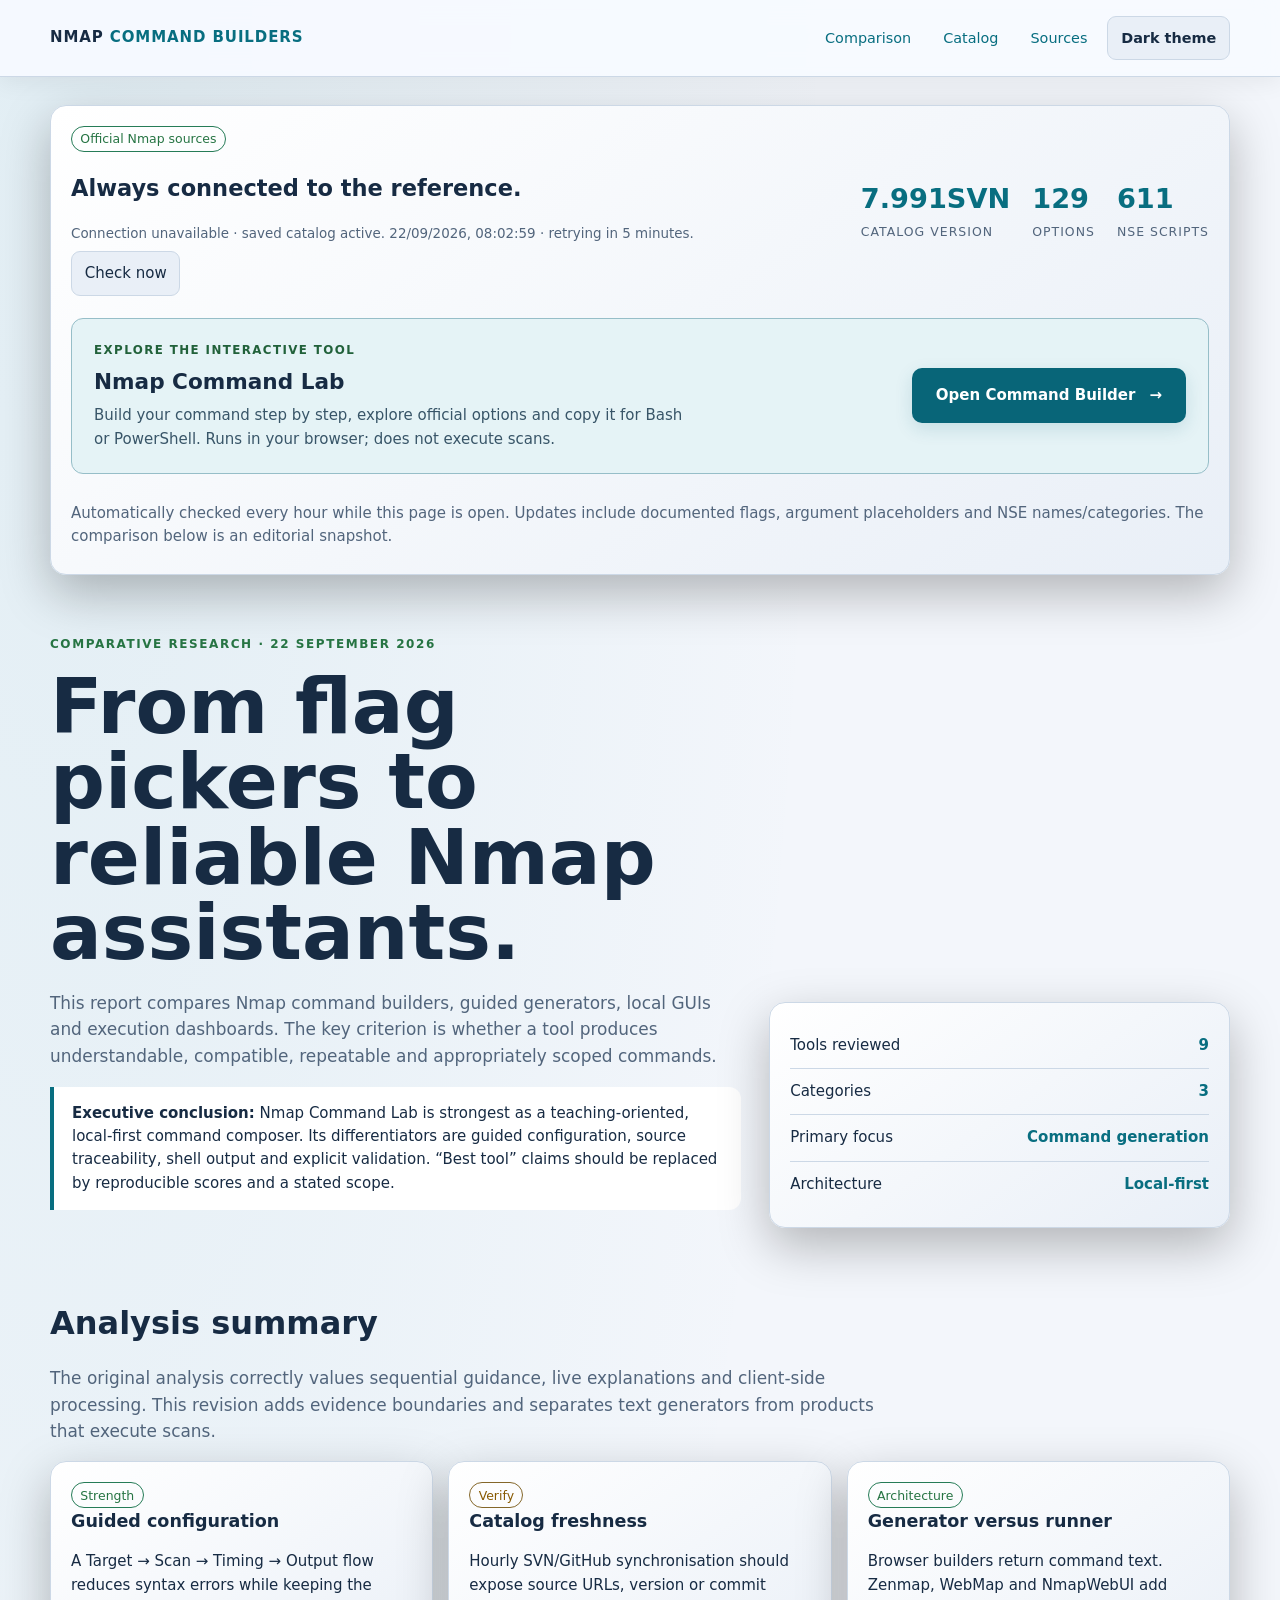
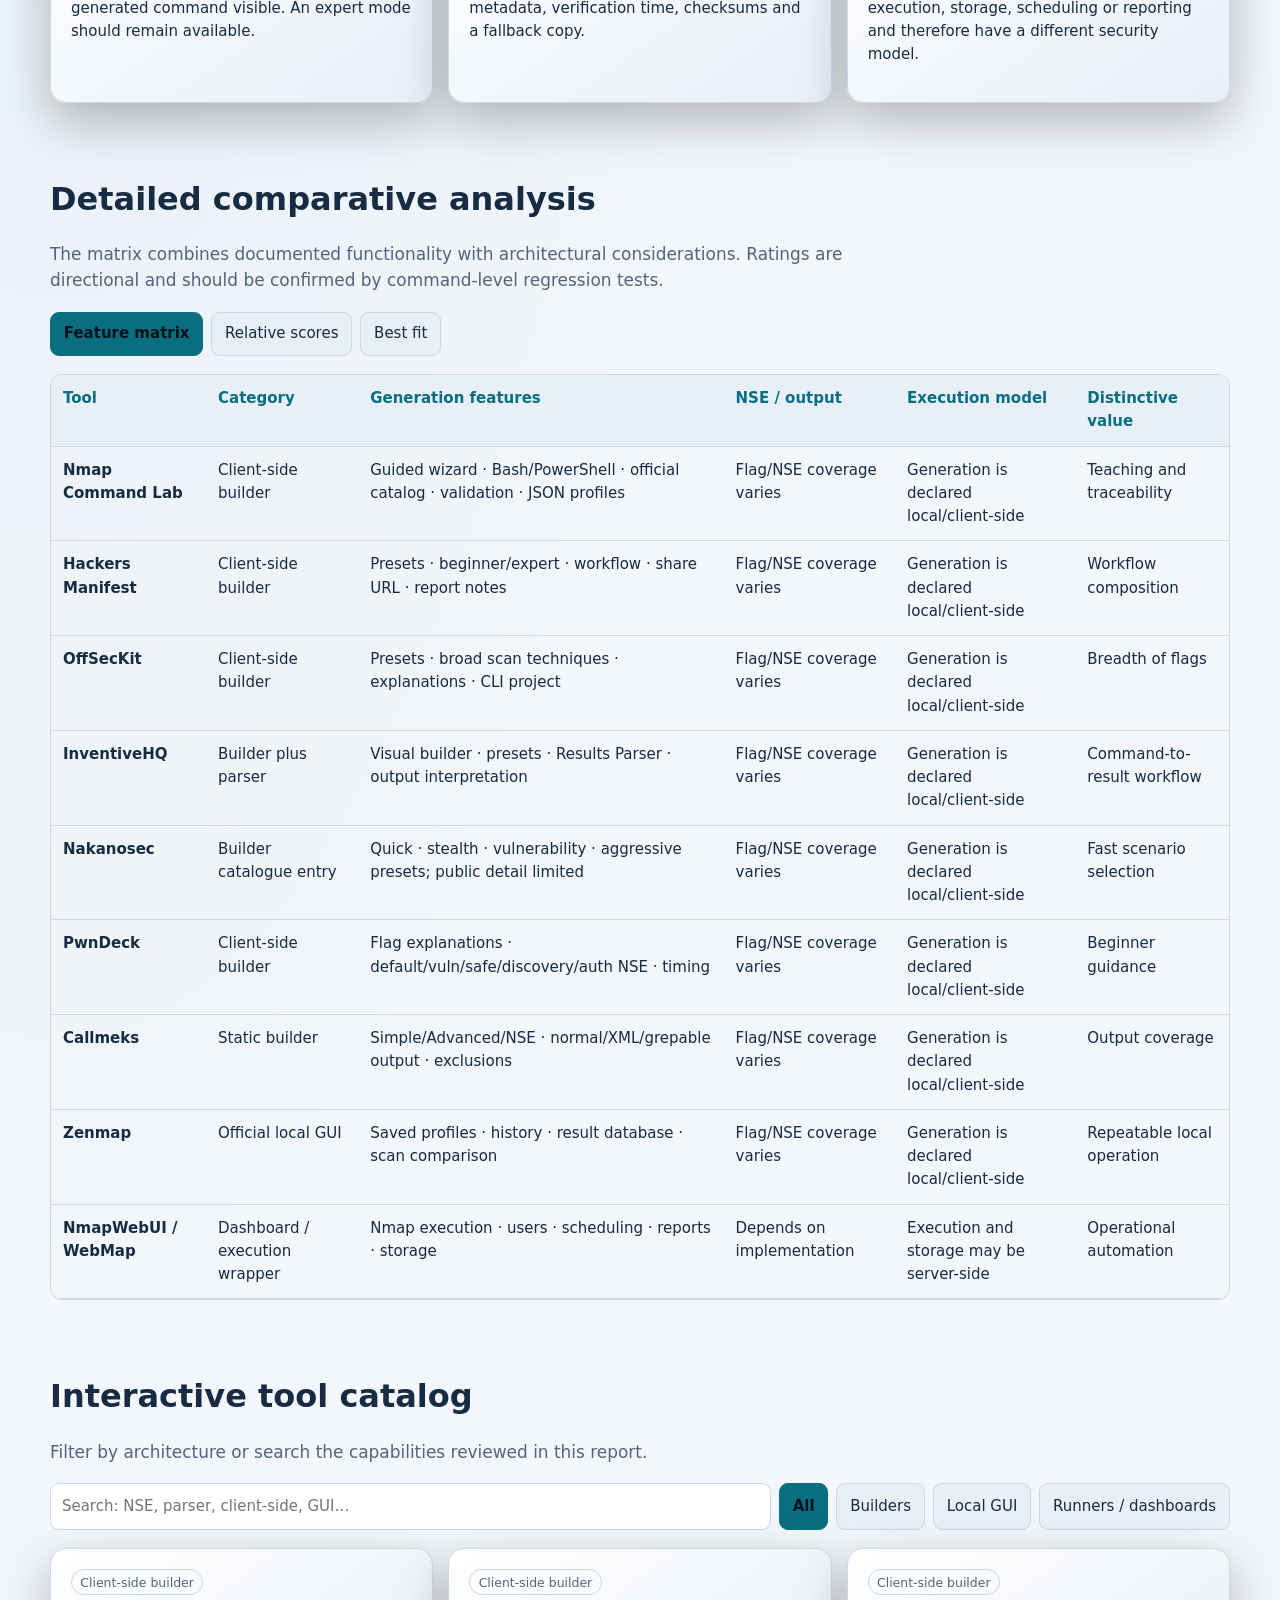
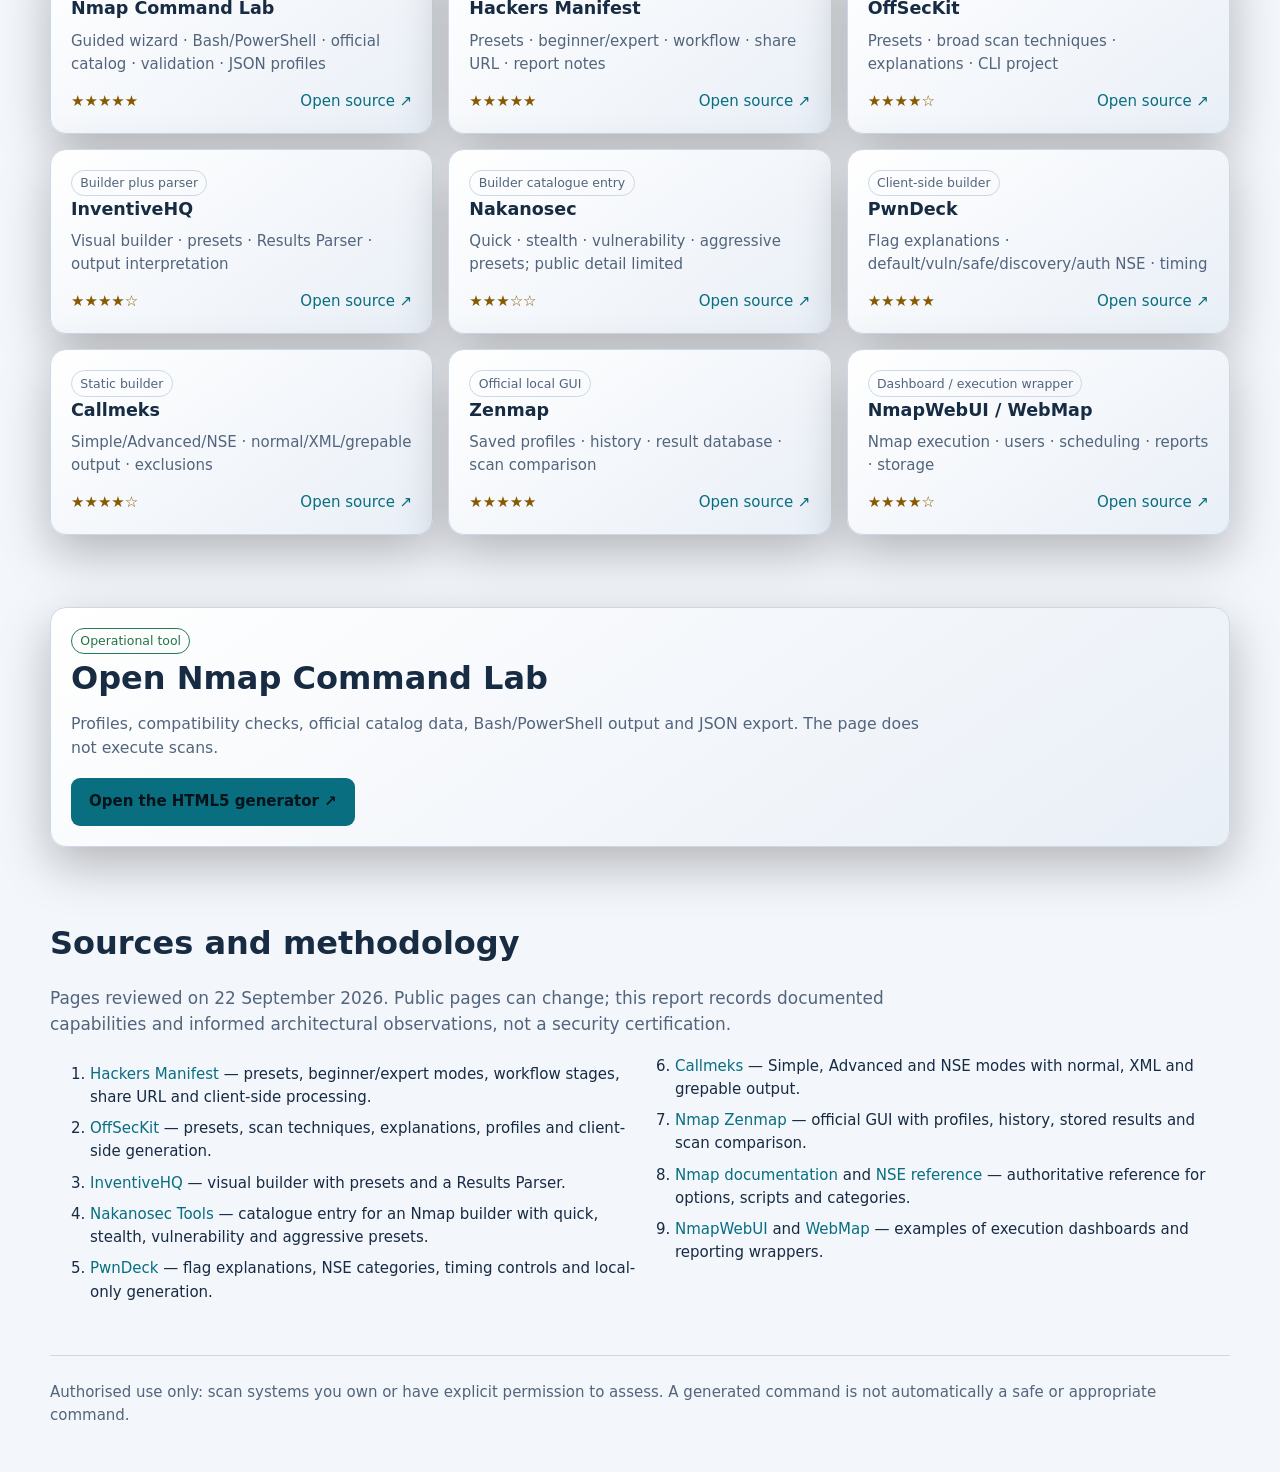
<file: index_old13102026.html>
<!doctype html>
<html lang="en">
<head>
<meta charset="utf-8"><meta name="viewport" content="width=device-width,initial-scale=1">
<meta name="description" content="Comparative analysis of Nmap command builders, guided generators and local tools.">
<title>Nmap Command Builders · Comparative Analysis</title>
<style>
:root{--bg:#09101d;--p:#111d31;--p2:#172841;--t:#eaf3ff;--m:#99acc1;--l:#29405d;--c:#61e5f4;--g:#8cf0b4;--a:#ffd166}*{box-sizing:border-box}body{margin:0;background:radial-gradient(circle at 8% 0,#1b4269,transparent 32rem),var(--bg);color:var(--t);font:15px/1.55 system-ui,sans-serif}a{color:var(--c);text-decoration:none}a:hover{text-decoration:underline}button,input{font:inherit}button{cursor:pointer;color:var(--t);background:var(--p2);border:1px solid var(--l);border-radius:9px;padding:.6rem .8rem}.wrap{max-width:1220px;margin:auto;padding:0 20px}.top{position:sticky;top:0;z-index:2;background:#09101de8;backdrop-filter:blur(14px);border-bottom:1px solid var(--l)}.nav{min-height:62px;display:flex;justify-content:space-between;align-items:center;gap:18px}.brand{font-weight:800;letter-spacing:.06em}.brand i{font-style:normal;color:var(--c)}.navlinks{display:flex;gap:14px;font-size:.9rem}.hero{padding:60px 0 35px;display:grid;grid-template-columns:1.2fr .8fr;gap:28px;align-items:end}.eyebrow{color:var(--g);font-weight:800;letter-spacing:.13em;text-transform:uppercase;font-size:.75rem}.hero h1{font-size:clamp(2.5rem,6vw,5rem);line-height:.98;margin:15px 0 20px}.hero p,.lead{color:var(--m);max-width:860px;font-size:1.06rem}.card{background:linear-gradient(145deg,var(--p),var(--p2));border:1px solid var(--l);border-radius:16px;padding:20px;box-shadow:0 18px 50px #0004}.metric{display:flex;justify-content:space-between;padding:11px 0;border-bottom:1px solid var(--l)}.metric:last-child{border:0}.metric strong{color:var(--c)}.callout{border-left:4px solid var(--c);background:var(--p);padding:15px 18px;margin:18px 0;border-radius:0 12px 12px 0}.section{padding:36px 0}.section h2{font-size:2rem;margin:0 0 8px}.grid{display:grid;grid-template-columns:repeat(3,1fr);gap:15px}.card h3{margin:0 0 7px}.tag{display:inline-block;border:1px solid var(--l);border-radius:999px;padding:.15rem .52rem;color:var(--m);font-size:.78rem}.good{color:var(--g);border-color:#267c57}.warn{color:var(--a);border-color:#84672a}.tabs,.toolbar{display:flex;flex-wrap:wrap;gap:8px;margin:18px 0}.active{background:var(--c);color:#03131a;border-color:var(--c);font-weight:700}.tabpane{display:none}.tabpane.active{display:block}.table-wrap{overflow:auto;border:1px solid var(--l);border-radius:12px}.compare{width:100%;border-collapse:collapse;min-width:960px}.compare th,.compare td{text-align:left;padding:12px;border-bottom:1px solid var(--l);vertical-align:top}.compare th{color:var(--c);background:var(--p2)}.toolbar input{flex:1;min-width:250px;background:var(--p);color:var(--t);border:1px solid var(--l);border-radius:9px;padding:.68rem}.tool-card{display:flex;flex-direction:column;gap:12px}.meta{color:var(--m);min-height:48px}.bottom{display:flex;justify-content:space-between;align-items:center;margin-top:auto}.stars{color:var(--a)}.barrow{display:grid;grid-template-columns:175px 1fr 35px;gap:9px;align-items:center;margin:10px 0}.bar{height:9px;background:var(--p2);border-radius:99px;overflow:hidden}.bar i{display:block;height:100%;background:linear-gradient(90deg,var(--c),var(--g))}.launch{display:flex;justify-content:space-between;align-items:center;gap:18px;flex-wrap:wrap}.launch a{padding:12px 18px;border-radius:9px;background:var(--c);color:#03131a;font-weight:800}.sources{columns:2;column-gap:30px}.sources li{break-inside:avoid;margin:8px 0}.foot{border-top:1px solid var(--l);padding:25px 0 45px;color:var(--m)}@media(max-width:850px){.hero{grid-template-columns:1fr}.grid{grid-template-columns:1fr 1fr}.navlinks a{display:none}.sources{columns:1}}@media(max-width:560px){.grid{grid-template-columns:1fr}.hero h1{font-size:3rem}.wrap{padding:0 14px}}

:root{color-scheme:dark;--header:#09101ded}
html[data-theme=light]{color-scheme:light;--bg:#f3f6fb;--p:#fff;--p2:#e9eff7;--t:#172b43;--m:#52657c;--l:#ccd8e6;--c:#086e80;--g:#267443;--a:#875900;--header:#f7faffed}
html{scroll-padding-top:100px;scroll-behavior:smooth}
body{background:radial-gradient(ellipse at 5% 0,#359daf18,transparent 48rem),var(--bg)}
.top{background:var(--header);box-shadow:0 4px 24px #00000012}
.nav{min-height:76px;gap:24px}.navlinks{align-items:center;gap:8px}
.navlinks a{display:inline-flex;align-items:center;justify-content:center;min-height:42px;padding:8px 12px;border-radius:9px}
.navlinks a:hover{background:var(--p2);text-decoration:none}.brand{line-height:1.3;flex-shrink:0}
#theme{min-height:42px;white-space:nowrap;font-weight:650}
.tabpane.active{background:transparent;color:var(--t);font-weight:400}
button:focus-visible,a:focus-visible,input:focus-visible{outline:3px solid var(--c);outline-offset:4px}
.live-catalog{display:flex;align-items:center;gap:22px;flex-wrap:wrap;margin:28px 0 0}
.live-catalog .live-copy{flex:1;min-width:220px}.live-catalog p{margin:6px 0;color:var(--m)}
.live-number{font-size:1.7rem;color:var(--c);display:block;font-variant-numeric:tabular-nums}
.live-stat small{color:var(--m);font-size:.78rem;text-transform:uppercase;letter-spacing:.08em}
.live-actions{display:flex;align-items:center;gap:10px;flex-wrap:wrap}
.builder-promo{flex:1 0 100%;display:flex;align-items:center;justify-content:space-between;gap:24px;padding:22px;border:1px solid #397d88;border-radius:12px;background:#102e3a}
.builder-promo .builder-kicker{display:block;margin-bottom:6px;color:#8cf0b4;font-size:.74rem;font-weight:800;letter-spacing:.12em;text-transform:uppercase}
.builder-promo h3{margin:0;font-size:1.35rem;color:#eaf3ff}.builder-promo p{margin:6px 0 0;max-width:590px;color:#bed3e1}
.builder-cta{display:inline-flex;align-items:center;justify-content:center;gap:14px;flex-shrink:0;min-height:54px;padding:14px 22px;border:2px solid transparent;border-radius:10px;background:#61e5f4;color:#082630;font-weight:800;box-shadow:0 6px 20px #0003;transition:background .18s,box-shadow .18s}
.builder-cta:hover{background:#a0f3fc;text-decoration:none;box-shadow:0 8px 26px #0005}.builder-cta:focus-visible{outline:3px solid #eaf3ff;outline-offset:4px}
html[data-theme=light] .builder-promo{background:#e5f3f6;border-color:#96bec8}
html[data-theme=light] .builder-kicker{color:#21613a}html[data-theme=light] .builder-promo h3{color:#172b43}html[data-theme=light] .builder-promo p{color:#385568}
html[data-theme=light] .builder-cta{background:#086578;color:#fff;box-shadow:0 6px 18px #08657824}html[data-theme=light] .builder-cta:hover{background:#064c5b}html[data-theme=light] .builder-cta:focus-visible{outline-color:#172b43}
@media(max-width:700px){.builder-promo{flex-direction:column;align-items:stretch;gap:18px;padding:18px}.builder-cta{width:100%;padding:14px 12px;text-align:center}}
#live-status{font-size:.84rem}.hero-card{min-width:0}
.metric{gap:20px;align-items:center}.metric strong{text-align:right}
@media(max-width:850px){.nav{align-items:flex-start;flex-direction:column;gap:10px;padding-top:14px;padding-bottom:14px}.navlinks{width:100%;flex-wrap:wrap}.navlinks a{display:inline-flex}html{scroll-padding-top:150px}.navlinks #theme{margin-left:auto}}
@media(max-width:420px){.navlinks{gap:2px}.navlinks a{padding:6px;font-size:12px}.brand{font-size:14px}.barrow{grid-template-columns:130px 1fr 35px}.toolbar input{min-width:0;width:100%}}
@media(prefers-reduced-motion:reduce){html{scroll-behavior:auto}*{transition:none!important}}
</style>
</head>
<body>
<header class="top"><div class="wrap nav"><div class="brand">NMAP <i>COMMAND BUILDERS</i></div><nav class="navlinks"><a href="#comparison">Comparison</a><a href="#catalog">Catalog</a><a href="#sources">Sources</a><button id="theme">Theme</button></nav></div></header>
<main class="wrap">
<section class="card live-catalog" aria-label="Live official Nmap catalog">
<div class="live-copy"><span class="tag good">Official Nmap sources</span><h2>Always connected to the reference.</h2><p id="live-status" role="status">Loading the bundled catalog…</p><div class="live-actions"><button id="live-refresh" type="button">Check now</button></div></div>
<div class="live-stat"><strong class="live-number" id="live-version">—</strong><small>Catalog version</small></div>
<div class="live-stat"><strong class="live-number" id="live-options">—</strong><small>Options</small></div>
<div class="live-stat"><strong class="live-number" id="live-scripts">—</strong><small>NSE scripts</small></div>
<div class="builder-promo"><div><span class="builder-kicker">Explore the interactive tool</span><h3>Nmap Command Lab</h3><p>Build your command step by step, explore official options and copy it for Bash or PowerShell. Runs in your browser; does not execute scans.</p></div><a class="builder-cta" href="nmap-command-lab.html">Open Command Builder <span aria-hidden="true">→</span></a></div>
<p>Automatically checked every hour while this page is open. Updates include documented flags, argument placeholders and NSE names/categories. The comparison below is an editorial snapshot.</p>
</section>
<section class="hero"><div><div class="eyebrow">Comparative research · 22 September 2026</div><h1>From flag pickers to reliable Nmap assistants.</h1><p>This report compares Nmap command builders, guided generators, local GUIs and execution dashboards. The key criterion is whether a tool produces understandable, compatible, repeatable and appropriately scoped commands.</p><div class="callout"><strong>Executive conclusion:</strong> Nmap Command Lab is strongest as a teaching-oriented, local-first command composer. Its differentiators are guided configuration, source traceability, shell output and explicit validation. “Best tool” claims should be replaced by reproducible scores and a stated scope.</div></div><aside class="card"><div class="metric"><span>Tools reviewed</span><strong>9</strong></div><div class="metric"><span>Categories</span><strong>3</strong></div><div class="metric"><span>Primary focus</span><strong>Command generation</strong></div><div class="metric"><span>Architecture</span><strong>Local-first</strong></div></aside></section>
<section class="section"><h2>Analysis summary</h2><p class="lead">The original analysis correctly values sequential guidance, live explanations and client-side processing. This revision adds evidence boundaries and separates text generators from products that execute scans.</p><div class="grid"><article class="card"><span class="tag good">Strength</span><h3>Guided configuration</h3><p>A Target → Scan → Timing → Output flow reduces syntax errors while keeping the generated command visible. An expert mode should remain available.</p></article><article class="card"><span class="tag warn">Verify</span><h3>Catalog freshness</h3><p>Hourly SVN/GitHub synchronisation should expose source URLs, version or commit metadata, verification time, checksums and a fallback copy.</p></article><article class="card"><span class="tag good">Architecture</span><h3>Generator versus runner</h3><p>Browser builders return command text. Zenmap, WebMap and NmapWebUI add execution, storage, scheduling or reporting and therefore have a different security model.</p></article></div></section>
<section class="section" id="comparison"><h2>Detailed comparative analysis</h2><p class="lead">The matrix combines documented functionality with architectural considerations. Ratings are directional and should be confirmed by command-level regression tests.</p><div class="tabs"><button class="tab active" data-tab="matrix">Feature matrix</button><button class="tab" data-tab="scores">Relative scores</button><button class="tab" data-tab="fit">Best fit</button></div><div id="matrix" class="tabpane active"><div class="table-wrap"><table class="compare"><thead><tr><th>Tool</th><th>Category</th><th>Generation features</th><th>NSE / output</th><th>Execution model</th><th>Distinctive value</th></tr></thead><tbody id="matrixRows"></tbody></table></div></div><div id="scores" class="tabpane"><div class="card"><h3>Evaluation dimensions</h3><div id="bars"></div><p class="lead">Scale: 1 = limited, 5 = strong. Scores describe positioning, not the correctness of every generated command.</p></div></div><div id="fit" class="tabpane"><div class="grid"><article class="card"><h3>Learning</h3><p>Nmap Command Lab, Hackers Manifest, PwnDeck and Callmeks offer the clearest path from a flag explanation to a copy-ready command.</p></article><article class="card"><h3>Repeatable local workflows</h3><p>Zenmap remains the strongest fit for saved profiles, history, result storage and scan comparison.</p></article><article class="card"><h3>Command plus result analysis</h3><p>InventiveHQ adds a Results Parser, extending the workflow beyond command composition.</p></article><article class="card"><h3>Operational automation</h3><p>WebMap and NmapWebUI are runners or dashboards. They require stronger controls for authentication, isolation, storage and command injection.</p></article></div></div></section>
<section class="section" id="catalog"><h2>Interactive tool catalog</h2><p class="lead">Filter by architecture or search the capabilities reviewed in this report.</p><div class="toolbar"><input id="search" type="search" placeholder="Search: NSE, parser, client-side, GUI…" aria-label="Search tools"><button class="filter active" data-filter="all">All</button><button class="filter" data-filter="builder">Builders</button><button class="filter" data-filter="gui">Local GUI</button><button class="filter" data-filter="runner">Runners / dashboards</button></div><div class="grid" id="toolGrid"></div></section>
<section class="section"><section class="card launch"><div><span class="tag good">Operational tool</span><h2>Open Nmap Command Lab</h2><p class="lead" style="margin:6px 0 0;font-size:.98rem">Profiles, compatibility checks, official catalog data, Bash/PowerShell output and JSON export. The page does not execute scans.</p></div><a href="nmap-command-lab.html">Open the HTML5 generator ↗</a></section></section>
<section class="section" id="sources"><h2>Sources and methodology</h2><p class="lead">Pages reviewed on 22 September 2026. Public pages can change; this report records documented capabilities and informed architectural observations, not a security certification.</p><ol class="sources"><li><a href="https://hackersmanifest.com/tools/nmap-builder/" target="_blank" rel="noreferrer">Hackers Manifest</a> — presets, beginner/expert modes, workflow stages, share URL and client-side processing.</li><li><a href="https://offseckit.com/tools/nmap" target="_blank" rel="noreferrer">OffSecKit</a> — presets, scan techniques, explanations, profiles and client-side generation.</li><li><a href="https://inventivehq.com/tools/nmap-command-builder" target="_blank" rel="noreferrer">InventiveHQ</a> — visual builder with presets and a Results Parser.</li><li><a href="https://tools.nakanosec.com/" target="_blank" rel="noreferrer">Nakanosec Tools</a> — catalogue entry for an Nmap builder with quick, stealth, vulnerability and aggressive presets.</li><li><a href="https://pwndeck.com/en/tools/nmap-command-builder" target="_blank" rel="noreferrer">PwnDeck</a> — flag explanations, NSE categories, timing controls and local-only generation.</li><li><a href="https://callmeks.github.io/nmap-command-builder/" target="_blank" rel="noreferrer">Callmeks</a> — Simple, Advanced and NSE modes with normal, XML and grepable output.</li><li><a href="https://nmap.org/zenmap/" target="_blank" rel="noreferrer">Nmap Zenmap</a> — official GUI with profiles, history, stored results and scan comparison.</li><li><a href="https://nmap.org/docs.html" target="_blank" rel="noreferrer">Nmap documentation</a> and <a href="https://nmap.org/book/man-nse.html" target="_blank" rel="noreferrer">NSE reference</a> — authoritative reference for options, scripts and categories.</li><li><a href="https://github.com/sphinxid/nmapwebui" target="_blank" rel="noreferrer">NmapWebUI</a> and <a href="https://github.com/SabyasachiRana/WebMap" target="_blank" rel="noreferrer">WebMap</a> — examples of execution dashboards and reporting wrappers.</li></ol></section>
<footer class="foot">Authorised use only: scan systems you own or have explicit permission to assess. A generated command is not automatically a safe or appropriate command.</footer>
</main>
<script>
const tools=[{name:'Nmap Command Lab',kind:'builder',type:'Client-side builder',features:'Guided wizard · Bash/PowerShell · official catalog · validation · JSON profiles',distinct:'Teaching and traceability',url:'nmap-command-lab.html',score:[5,5,4,4]},{name:'Hackers Manifest',kind:'builder',type:'Client-side builder',features:'Presets · beginner/expert · workflow · share URL · report notes',distinct:'Workflow composition',url:'https://hackersmanifest.com/tools/nmap-builder/',score:[5,4,5,4]},{name:'OffSecKit',kind:'builder',type:'Client-side builder',features:'Presets · broad scan techniques · explanations · CLI project',distinct:'Breadth of flags',url:'https://offseckit.com/tools/nmap',score:[4,4,4,5]},{name:'InventiveHQ',kind:'builder',type:'Builder plus parser',features:'Visual builder · presets · Results Parser · output interpretation',distinct:'Command-to-result workflow',url:'https://inventivehq.com/tools/nmap-command-builder',score:[4,4,4,4]},{name:'Nakanosec',kind:'builder',type:'Builder catalogue entry',features:'Quick · stealth · vulnerability · aggressive presets; public detail limited',distinct:'Fast scenario selection',url:'https://tools.nakanosec.com/',score:[3,3,3,4]},{name:'PwnDeck',kind:'builder',type:'Client-side builder',features:'Flag explanations · default/vuln/safe/discovery/auth NSE · timing',distinct:'Beginner guidance',url:'https://pwndeck.com/en/tools/nmap-command-builder',score:[5,4,5,5]},{name:'Callmeks',kind:'builder',type:'Static builder',features:'Simple/Advanced/NSE · normal/XML/grepable output · exclusions',distinct:'Output coverage',url:'https://callmeks.github.io/nmap-command-builder/',score:[4,4,4,4]},{name:'Zenmap',kind:'gui',type:'Official local GUI',features:'Saved profiles · history · result database · scan comparison',distinct:'Repeatable local operation',url:'https://nmap.org/zenmap/',score:[4,5,4,5]},{name:'NmapWebUI / WebMap',kind:'runner',type:'Dashboard / execution wrapper',features:'Nmap execution · users · scheduling · reports · storage',distinct:'Operational automation',url:'https://github.com/sphinxid/nmapwebui',score:[3,5,3,3]}];
const esc=s=>s.replace(/[&<>"']/g,c=>({'&':'&amp;','<':'&lt;','>':'&gt;','"':'&quot;',"'":'&#39;'}[c]));
document.querySelector('#matrixRows').innerHTML=tools.map(t=>'<tr><td><strong>'+esc(t.name)+'</strong></td><td>'+esc(t.type)+'</td><td>'+esc(t.features)+'</td><td>'+(t.kind==='runner'?'Depends on implementation':'Flag/NSE coverage varies')+'</td><td>'+(t.kind==='runner'?'Execution and storage may be server-side':'Generation is declared local/client-side')+'</td><td>'+esc(t.distinct)+'</td></tr>').join('');
function renderTools(){const q=document.querySelector('#search').value.toLowerCase(),f=document.querySelector('.filter.active').dataset.filter;const out=tools.filter(t=>(f==='all'||t.kind===f)&&((t.name+' '+t.type+' '+t.features+' '+t.distinct).toLowerCase().includes(q)));document.querySelector('#toolGrid').innerHTML=out.map(t=>{const n=Math.round(t.score.reduce((a,b)=>a+b,0)/t.score.length);return '<article class="card tool-card"><div><span class="tag">'+esc(t.type)+'</span><h3>'+esc(t.name)+'</h3><div class="meta">'+esc(t.features)+'</div></div><div class="bottom"><span class="stars">'+('★'.repeat(n)+'☆'.repeat(5-n))+'</span><a href="'+t.url+'" target="_blank" rel="noreferrer">Open source ↗</a></div></article>'}).join('')||'<div class="card"><strong>No matching tools.</strong></div>'}renderTools();
document.querySelector('#search').addEventListener('input',renderTools);document.querySelectorAll('.filter').forEach(b=>b.addEventListener('click',()=>{document.querySelectorAll('.filter').forEach(x=>x.classList.remove('active'));b.classList.add('active');renderTools()}));document.querySelectorAll('.tab').forEach(b=>b.addEventListener('click',()=>{document.querySelectorAll('.tab,.tabpane').forEach(x=>x.classList.remove('active'));b.classList.add('active');document.querySelector('#'+b.dataset.tab).classList.add('active')}));const dims=[['Guided usability',5],['Flag explanations',4],['NSE coverage',4],['Profiles / workflow',4],['Local-first privacy',4]];document.querySelector('#bars').innerHTML=dims.map(d=>'<div class="barrow"><span>'+d[0]+'</span><div class="bar"><i style="width:'+d[1]*20+'%"></i></div><strong>'+d[1]+'/5</strong></div>').join('');
</script>
<script>(()=>{ const EMBEDDED_CATALOG={"schemaVersion":1,"parserRevision":2,"version":"7.991SVN","channel":"Official SVN / development","transport":"github-mirror","checkedAt":"2026-09-22T08:02:59.886Z","changedAt":"2026-09-21T16:42:23.843Z","changes":{"updated":false,"addedOptions":[],"addedScripts":[]},"options":[{"flag":"-iL","label":"Input from list","category":"man-target-specification","argument":"required","placeholder":"inputfilename","join":"separate","docs":"https://nmap.org/book/man-target-specification.html"},{"flag":"-iR","label":"Choose random targets","category":"man-target-specification","argument":"required","placeholder":"num hosts","join":"separate","docs":"https://nmap.org/book/man-target-specification.html"},{"flag":"--exclude","label":"Exclude hosts/networks","category":"man-target-specification","argument":"required","placeholder":"host1","join":"separate","docs":"https://nmap.org/book/man-target-specification.html"},{"flag":"--excludefile","label":"Exclude list from file","category":"man-target-specification","argument":"required","placeholder":"exclude_file","join":"separate","docs":"https://nmap.org/book/man-target-specification.html"},{"flag":"-n","label":"No reverse DNS resolution","category":"man-target-specification","argument":"none","placeholder":"","join":"separate","docs":"https://nmap.org/book/man-target-specification.html"},{"flag":"-R","label":"Reverse DNS resolution for all targets","category":"man-target-specification","argument":"none","placeholder":"","join":"separate","docs":"https://nmap.org/book/man-target-specification.html"},{"flag":"--resolve-all","label":"Scan each resolved address","category":"man-target-specification","argument":"none","placeholder":"","join":"separate","docs":"https://nmap.org/book/man-target-specification.html"},{"flag":"--unique","label":"Scan each address only once","category":"man-target-specification","argument":"none","placeholder":"","join":"separate","docs":"https://nmap.org/book/man-target-specification.html"},{"flag":"--system-dns","label":"Use system DNS resolver","category":"man-target-specification","argument":"none","placeholder":"","join":"separate","docs":"https://nmap.org/book/man-target-specification.html"},{"flag":"--dns-servers","label":"Servers to use for DNS queries","category":"man-target-specification","argument":"required","placeholder":"server1","join":"separate","docs":"https://nmap.org/book/man-target-specification.html"},{"flag":"-sL","label":"List Scan","category":"man-host-discovery","argument":"none","placeholder":"","join":"separate","docs":"https://nmap.org/book/man-host-discovery.html"},{"flag":"-sn","label":"No port scan","category":"man-host-discovery","argument":"none","placeholder":"","join":"separate","docs":"https://nmap.org/book/man-host-discovery.html"},{"flag":"-Pn","label":"No ping","category":"man-host-discovery","argument":"none","placeholder":"","join":"separate","docs":"https://nmap.org/book/man-host-discovery.html"},{"flag":"-PS","label":"TCP SYN Ping","category":"man-host-discovery","argument":"optional","placeholder":"port list","join":"attached","docs":"https://nmap.org/book/man-host-discovery.html"},{"flag":"-PA","label":"TCP ACK Ping","category":"man-host-discovery","argument":"optional","placeholder":"port list","join":"attached","docs":"https://nmap.org/book/man-host-discovery.html"},{"flag":"-PU","label":"UDP Ping","category":"man-host-discovery","argument":"optional","placeholder":"port list","join":"attached","docs":"https://nmap.org/book/man-host-discovery.html"},{"flag":"-PY","label":"SCTP INIT Ping","category":"man-host-discovery","argument":"optional","placeholder":"port list","join":"attached","docs":"https://nmap.org/book/man-host-discovery.html"},{"flag":"-PE","label":"ICMP Ping Types","category":"man-host-discovery","argument":"none","placeholder":"","join":"separate","docs":"https://nmap.org/book/man-host-discovery.html"},{"flag":"-PP","label":"ICMP Ping Types","category":"man-host-discovery","argument":"none","placeholder":"","join":"separate","docs":"https://nmap.org/book/man-host-discovery.html"},{"flag":"-PM","label":"ICMP Ping Types","category":"man-host-discovery","argument":"none","placeholder":"","join":"separate","docs":"https://nmap.org/book/man-host-discovery.html"},{"flag":"-PO","label":"IP Protocol Ping","category":"man-host-discovery","argument":"optional","placeholder":"protocol list","join":"attached","docs":"https://nmap.org/book/man-host-discovery.html"},{"flag":"--disable-arp-ping","label":"No ARP or ND Ping","category":"man-host-discovery","argument":"none","placeholder":"","join":"separate","docs":"https://nmap.org/book/man-host-discovery.html"},{"flag":"--discovery-ignore-rst","label":"--discovery-ignore-rst","category":"man-host-discovery","argument":"none","placeholder":"","join":"separate","docs":"https://nmap.org/book/man-host-discovery.html"},{"flag":"--traceroute","label":"Trace path to host","category":"man-host-discovery","argument":"none","placeholder":"","join":"separate","docs":"https://nmap.org/book/man-host-discovery.html"},{"flag":"-sS","label":"TCP SYN scan","category":"man-port-scanning-techniques","argument":"none","placeholder":"","join":"separate","docs":"https://nmap.org/book/man-port-scanning-techniques.html"},{"flag":"-sT","label":"TCP connect scan","category":"man-port-scanning-techniques","argument":"none","placeholder":"","join":"separate","docs":"https://nmap.org/book/man-port-scanning-techniques.html"},{"flag":"-sU","label":"UDP scans","category":"man-port-scanning-techniques","argument":"none","placeholder":"","join":"separate","docs":"https://nmap.org/book/man-port-scanning-techniques.html"},{"flag":"-sY","label":"SCTP INIT scan","category":"man-port-scanning-techniques","argument":"none","placeholder":"","join":"separate","docs":"https://nmap.org/book/man-port-scanning-techniques.html"},{"flag":"-sN","label":"TCP NULL, FIN, and Xmas scans","category":"man-port-scanning-techniques","argument":"none","placeholder":"","join":"separate","docs":"https://nmap.org/book/man-port-scanning-techniques.html"},{"flag":"-sF","label":"TCP NULL, FIN, and Xmas scans","category":"man-port-scanning-techniques","argument":"none","placeholder":"","join":"separate","docs":"https://nmap.org/book/man-port-scanning-techniques.html"},{"flag":"-sX","label":"TCP NULL, FIN, and Xmas scans","category":"man-port-scanning-techniques","argument":"none","placeholder":"","join":"separate","docs":"https://nmap.org/book/man-port-scanning-techniques.html"},{"flag":"-sA","label":"TCP ACK scan","category":"man-port-scanning-techniques","argument":"none","placeholder":"","join":"separate","docs":"https://nmap.org/book/man-port-scanning-techniques.html"},{"flag":"-sW","label":"TCP Window scan","category":"man-port-scanning-techniques","argument":"none","placeholder":"","join":"separate","docs":"https://nmap.org/book/man-port-scanning-techniques.html"},{"flag":"-sM","label":"TCP Maimon scan","category":"man-port-scanning-techniques","argument":"none","placeholder":"","join":"separate","docs":"https://nmap.org/book/man-port-scanning-techniques.html"},{"flag":"--scanflags","label":"Custom TCP scan","category":"man-port-scanning-techniques","argument":"required","placeholder":"flags","join":"separate","docs":"https://nmap.org/book/man-port-scanning-techniques.html"},{"flag":"-sZ","label":"SCTP COOKIE ECHO scan","category":"man-port-scanning-techniques","argument":"none","placeholder":"","join":"separate","docs":"https://nmap.org/book/man-port-scanning-techniques.html"},{"flag":"-sI","label":"idle scan","category":"man-port-scanning-techniques","argument":"required","placeholder":"zombie host","join":"separate","docs":"https://nmap.org/book/man-port-scanning-techniques.html"},{"flag":"-sO","label":"IP protocol scan","category":"man-port-scanning-techniques","argument":"none","placeholder":"","join":"separate","docs":"https://nmap.org/book/man-port-scanning-techniques.html"},{"flag":"-b","label":"FTP bounce scan","category":"man-port-scanning-techniques","argument":"required","placeholder":"FTP relay host","join":"separate","docs":"https://nmap.org/book/man-port-scanning-techniques.html"},{"flag":"-p","label":"Only scan specified ports","category":"man-port-specification","argument":"required","placeholder":"port ranges","join":"separate","docs":"https://nmap.org/book/man-port-specification.html"},{"flag":"--exclude-ports","label":"Exclude the specified ports from scanning","category":"man-port-specification","argument":"required","placeholder":"port ranges","join":"separate","docs":"https://nmap.org/book/man-port-specification.html"},{"flag":"-F","label":"Fast (limited port) scan","category":"man-port-specification","argument":"none","placeholder":"","join":"separate","docs":"https://nmap.org/book/man-port-specification.html"},{"flag":"-r","label":"Don't randomize ports","category":"man-port-specification","argument":"none","placeholder":"","join":"separate","docs":"https://nmap.org/book/man-port-specification.html"},{"flag":"--port-ratio","label":"--port-ratio","category":"man-port-specification","argument":"required","placeholder":"ratio","join":"separate","docs":"https://nmap.org/book/man-port-specification.html"},{"flag":"--top-ports","label":"--top-ports","category":"man-port-specification","argument":"required","placeholder":"n","join":"separate","docs":"https://nmap.org/book/man-port-specification.html"},{"flag":"-sV","label":"Version detection","category":"man-version-detection","argument":"none","placeholder":"","join":"separate","docs":"https://nmap.org/book/man-version-detection.html"},{"flag":"--allports","label":"Don't exclude any ports from version detection","category":"man-version-detection","argument":"none","placeholder":"","join":"separate","docs":"https://nmap.org/book/man-version-detection.html"},{"flag":"--version-intensity","label":"Set version scan intensity","category":"man-version-detection","argument":"required","placeholder":"intensity","join":"separate","docs":"https://nmap.org/book/man-version-detection.html"},{"flag":"--version-light","label":"Enable light mode","category":"man-version-detection","argument":"none","placeholder":"","join":"separate","docs":"https://nmap.org/book/man-version-detection.html"},{"flag":"--version-all","label":"Try every single probe","category":"man-version-detection","argument":"none","placeholder":"","join":"separate","docs":"https://nmap.org/book/man-version-detection.html"},{"flag":"--version-trace","label":"Trace version scan activity","category":"man-version-detection","argument":"none","placeholder":"","join":"separate","docs":"https://nmap.org/book/man-version-detection.html"},{"flag":"-O","label":"Enable OS detection","category":"man-os-detection","argument":"none","placeholder":"","join":"separate","docs":"https://nmap.org/book/man-os-detection.html"},{"flag":"--osscan-limit","label":"Limit OS detection to promising targets","category":"man-os-detection","argument":"none","placeholder":"","join":"separate","docs":"https://nmap.org/book/man-os-detection.html"},{"flag":"--osscan-guess","label":"Guess OS detection results","category":"man-os-detection","argument":"none","placeholder":"","join":"separate","docs":"https://nmap.org/book/man-os-detection.html"},{"flag":"--fuzzy","label":"Guess OS detection results","category":"man-os-detection","argument":"none","placeholder":"","join":"separate","docs":"https://nmap.org/book/man-os-detection.html"},{"flag":"--max-os-tries","label":"Set the maximum number of OS detection tries against a target","category":"man-os-detection","argument":"required","placeholder":"number","join":"separate","docs":"https://nmap.org/book/man-os-detection.html"},{"flag":"-sC","label":"-sC","category":"man-nse","argument":"none","placeholder":"","join":"separate","docs":"https://nmap.org/book/man-nse.html"},{"flag":"--script","label":"--script","category":"man-nse","argument":"required","placeholder":"filename","join":"separate","docs":"https://nmap.org/book/man-nse.html"},{"flag":"--script-args","label":"--script-args","category":"man-nse","argument":"required","placeholder":"n1","join":"separate","docs":"https://nmap.org/book/man-nse.html"},{"flag":"--script-args-file","label":"--script-args-file","category":"man-nse","argument":"required","placeholder":"filename","join":"separate","docs":"https://nmap.org/book/man-nse.html"},{"flag":"--script-help","label":"--script-help","category":"man-nse","argument":"required","placeholder":"filename","join":"separate","docs":"https://nmap.org/book/man-nse.html"},{"flag":"--script-trace","label":"--script-trace","category":"man-nse","argument":"none","placeholder":"","join":"separate","docs":"https://nmap.org/book/man-nse.html"},{"flag":"--script-updatedb","label":"--script-updatedb","category":"man-nse","argument":"none","placeholder":"","join":"separate","docs":"https://nmap.org/book/man-nse.html"},{"flag":"--min-hostgroup","label":"Adjust parallel scan group sizes","category":"man-performance","argument":"required","placeholder":"numhosts","join":"separate","docs":"https://nmap.org/book/man-performance.html"},{"flag":"--max-hostgroup","label":"Adjust parallel scan group sizes","category":"man-performance","argument":"required","placeholder":"numhosts","join":"separate","docs":"https://nmap.org/book/man-performance.html"},{"flag":"--min-parallelism","label":"Adjust probe parallelization","category":"man-performance","argument":"required","placeholder":"numprobes","join":"separate","docs":"https://nmap.org/book/man-performance.html"},{"flag":"--max-parallelism","label":"Adjust probe parallelization","category":"man-performance","argument":"required","placeholder":"numprobes","join":"separate","docs":"https://nmap.org/book/man-performance.html"},{"flag":"--min-rtt-timeout","label":"Adjust probe timeouts","category":"man-performance","argument":"required","placeholder":"time","join":"separate","docs":"https://nmap.org/book/man-performance.html"},{"flag":"--max-rtt-timeout","label":"Adjust probe timeouts","category":"man-performance","argument":"required","placeholder":"time","join":"separate","docs":"https://nmap.org/book/man-performance.html"},{"flag":"--initial-rtt-timeout","label":"Adjust probe timeouts","category":"man-performance","argument":"required","placeholder":"time","join":"separate","docs":"https://nmap.org/book/man-performance.html"},{"flag":"--max-retries","label":"Specify the maximum number of port scan probe retransmissions","category":"man-performance","argument":"required","placeholder":"numtries","join":"separate","docs":"https://nmap.org/book/man-performance.html"},{"flag":"--host-timeout","label":"Give up on slow target hosts","category":"man-performance","argument":"required","placeholder":"time","join":"separate","docs":"https://nmap.org/book/man-performance.html"},{"flag":"--script-timeout","label":"--script-timeout","category":"man-performance","argument":"required","placeholder":"time","join":"separate","docs":"https://nmap.org/book/man-performance.html"},{"flag":"--scan-delay","label":"Adjust delay between probes","category":"man-performance","argument":"required","placeholder":"time","join":"separate","docs":"https://nmap.org/book/man-performance.html"},{"flag":"--max-scan-delay","label":"Adjust delay between probes","category":"man-performance","argument":"required","placeholder":"time","join":"separate","docs":"https://nmap.org/book/man-performance.html"},{"flag":"--min-rate","label":"Directly control the scanning rate","category":"man-performance","argument":"required","placeholder":"number","join":"separate","docs":"https://nmap.org/book/man-performance.html"},{"flag":"--max-rate","label":"Directly control the scanning rate","category":"man-performance","argument":"required","placeholder":"number","join":"separate","docs":"https://nmap.org/book/man-performance.html"},{"flag":"--defeat-rst-ratelimit","label":"--defeat-rst-ratelimit","category":"man-performance","argument":"none","placeholder":"","join":"separate","docs":"https://nmap.org/book/man-performance.html"},{"flag":"--defeat-icmp-ratelimit","label":"--defeat-icmp-ratelimit","category":"man-performance","argument":"none","placeholder":"","join":"separate","docs":"https://nmap.org/book/man-performance.html"},{"flag":"--nsock-engine","label":"--nsock-engine","category":"man-performance","argument":"required","placeholder":"engine","join":"separate","docs":"https://nmap.org/book/man-performance.html"},{"flag":"-T","label":"Set a timing template","category":"man-performance","argument":"required","placeholder":"0–5","join":"attached","docs":"https://nmap.org/book/man-performance.html"},{"flag":"-f","label":"using the specified MTU","category":"man-bypass-firewalls-ids","argument":"none","placeholder":"","join":"separate","docs":"https://nmap.org/book/man-bypass-firewalls-ids.html"},{"flag":"--mtu","label":"using the specified MTU","category":"man-bypass-firewalls-ids","argument":"required","placeholder":"number","join":"separate","docs":"https://nmap.org/book/man-bypass-firewalls-ids.html"},{"flag":"-D","label":"Cloak a scan with decoys","category":"man-bypass-firewalls-ids","argument":"required","placeholder":"decoy1","join":"separate","docs":"https://nmap.org/book/man-bypass-firewalls-ids.html"},{"flag":"-S","label":"Spoof source address","category":"man-bypass-firewalls-ids","argument":"required","placeholder":"IP_Address","join":"separate","docs":"https://nmap.org/book/man-bypass-firewalls-ids.html"},{"flag":"-e","label":"Use specified interface","category":"man-bypass-firewalls-ids","argument":"required","placeholder":"interface","join":"separate","docs":"https://nmap.org/book/man-bypass-firewalls-ids.html"},{"flag":"--source-port","label":"Spoof source port number","category":"man-bypass-firewalls-ids","argument":"required","placeholder":"portnumber","join":"separate","docs":"https://nmap.org/book/man-bypass-firewalls-ids.html"},{"flag":"-g","label":"Spoof source port number","category":"man-bypass-firewalls-ids","argument":"required","placeholder":"portnumber","join":"separate","docs":"https://nmap.org/book/man-bypass-firewalls-ids.html"},{"flag":"--data","label":"Append custom binary data to sent packets","category":"man-bypass-firewalls-ids","argument":"required","placeholder":"hex string","join":"separate","docs":"https://nmap.org/book/man-bypass-firewalls-ids.html"},{"flag":"--data-string","label":"Append custom string to sent packets","category":"man-bypass-firewalls-ids","argument":"required","placeholder":"string","join":"separate","docs":"https://nmap.org/book/man-bypass-firewalls-ids.html"},{"flag":"--data-length","label":"Append random data to sent packets","category":"man-bypass-firewalls-ids","argument":"required","placeholder":"number","join":"separate","docs":"https://nmap.org/book/man-bypass-firewalls-ids.html"},{"flag":"--ip-options","label":"Send packets with specified ip options","category":"man-bypass-firewalls-ids","argument":"required","placeholder":"R|S [route]|L [route]|T|U ...","join":"separate","docs":"https://nmap.org/book/man-bypass-firewalls-ids.html"},{"flag":"--ttl","label":"Set IP time-to-live field","category":"man-bypass-firewalls-ids","argument":"required","placeholder":"value","join":"separate","docs":"https://nmap.org/book/man-bypass-firewalls-ids.html"},{"flag":"--randomize-hosts","label":"Randomize target host order","category":"man-bypass-firewalls-ids","argument":"none","placeholder":"","join":"separate","docs":"https://nmap.org/book/man-bypass-firewalls-ids.html"},{"flag":"--spoof-mac","label":"Spoof MAC address","category":"man-bypass-firewalls-ids","argument":"required","placeholder":"MAC address, prefix, or vendor name","join":"separate","docs":"https://nmap.org/book/man-bypass-firewalls-ids.html"},{"flag":"--proxies","label":"Relay TCP connections through a chain of proxies","category":"man-bypass-firewalls-ids","argument":"required","placeholder":"Comma-separated list of proxy URLs","join":"separate","docs":"https://nmap.org/book/man-bypass-firewalls-ids.html"},{"flag":"--badsum","label":"Send packets with bogus TCP/UDP checksums","category":"man-bypass-firewalls-ids","argument":"none","placeholder":"","join":"separate","docs":"https://nmap.org/book/man-bypass-firewalls-ids.html"},{"flag":"--adler32","label":"Use deprecated Adler32 instead of CRC32C for SCTP checksums","category":"man-bypass-firewalls-ids","argument":"none","placeholder":"","join":"separate","docs":"https://nmap.org/book/man-bypass-firewalls-ids.html"},{"flag":"-oN","label":"normal output","category":"man-output","argument":"required","placeholder":"filespec","join":"separate","docs":"https://nmap.org/book/man-output.html"},{"flag":"-oX","label":"XML output","category":"man-output","argument":"required","placeholder":"filespec","join":"separate","docs":"https://nmap.org/book/man-output.html"},{"flag":"-oS","label":"ScRipT KIdd|3 oUTpuT","category":"man-output","argument":"required","placeholder":"filespec","join":"separate","docs":"https://nmap.org/book/man-output.html"},{"flag":"-oG","label":"grepable output","category":"man-output","argument":"required","placeholder":"filespec","join":"separate","docs":"https://nmap.org/book/man-output.html"},{"flag":"-oA","label":"Output to all formats","category":"man-output","argument":"required","placeholder":"basename","join":"separate","docs":"https://nmap.org/book/man-output.html"},{"flag":"-v","label":"Set verbosity level","category":"man-output","argument":"optional","placeholder":"level","join":"attached","docs":"https://nmap.org/book/man-output.html"},{"flag":"-d","label":"Set debugging level","category":"man-output","argument":"optional","placeholder":"level","join":"attached","docs":"https://nmap.org/book/man-output.html"},{"flag":"--reason","label":"Host and port state reasons","category":"man-output","argument":"none","placeholder":"","join":"separate","docs":"https://nmap.org/book/man-output.html"},{"flag":"--stats-every","label":"Print periodic timing stats","category":"man-output","argument":"required","placeholder":"time","join":"separate","docs":"https://nmap.org/book/man-output.html"},{"flag":"--packet-trace","label":"Trace packets and data sent and received","category":"man-output","argument":"none","placeholder":"","join":"separate","docs":"https://nmap.org/book/man-output.html"},{"flag":"--open","label":"Show only open (or possibly open) ports","category":"man-output","argument":"none","placeholder":"","join":"separate","docs":"https://nmap.org/book/man-output.html"},{"flag":"--iflist","label":"List interfaces and routes","category":"man-output","argument":"none","placeholder":"","join":"separate","docs":"https://nmap.org/book/man-output.html"},{"flag":"--append-output","label":"Append to rather than clobber output files","category":"man-output","argument":"none","placeholder":"","join":"separate","docs":"https://nmap.org/book/man-output.html"},{"flag":"--resume","label":"Resume aborted scan","category":"man-output","argument":"required","placeholder":"filename","join":"separate","docs":"https://nmap.org/book/man-output.html"},{"flag":"--noninteractive","label":"Disable runtime interactions","category":"man-output","argument":"none","placeholder":"","join":"separate","docs":"https://nmap.org/book/man-output.html"},{"flag":"--stylesheet","label":"Set XSL stylesheet to transform XML output","category":"man-output","argument":"required","placeholder":"path or URL","join":"separate","docs":"https://nmap.org/book/man-output.html"},{"flag":"--webxml","label":"Load stylesheet from Nmap.Org","category":"man-output","argument":"none","placeholder":"","join":"separate","docs":"https://nmap.org/book/man-output.html"},{"flag":"--no-stylesheet","label":"Omit XSL stylesheet declaration from XML","category":"man-output","argument":"none","placeholder":"","join":"separate","docs":"https://nmap.org/book/man-output.html"},{"flag":"-6","label":"Enable IPv6 scanning","category":"man-misc-options","argument":"none","placeholder":"","join":"separate","docs":"https://nmap.org/book/man-misc-options.html"},{"flag":"-A","label":"Aggressive scan options","category":"man-misc-options","argument":"none","placeholder":"","join":"separate","docs":"https://nmap.org/book/man-misc-options.html"},{"flag":"--datadir","label":"Specify custom Nmap data file location","category":"man-misc-options","argument":"required","placeholder":"directoryname","join":"separate","docs":"https://nmap.org/book/man-misc-options.html"},{"flag":"--servicedb","label":"Specify custom services file","category":"man-misc-options","argument":"required","placeholder":"services file","join":"separate","docs":"https://nmap.org/book/man-misc-options.html"},{"flag":"--versiondb","label":"Specify custom service probes file","category":"man-misc-options","argument":"required","placeholder":"service probes file","join":"separate","docs":"https://nmap.org/book/man-misc-options.html"},{"flag":"--send-eth","label":"Use raw ethernet sending","category":"man-misc-options","argument":"none","placeholder":"","join":"separate","docs":"https://nmap.org/book/man-misc-options.html"},{"flag":"--send-ip","label":"Send at raw IP level","category":"man-misc-options","argument":"none","placeholder":"","join":"separate","docs":"https://nmap.org/book/man-misc-options.html"},{"flag":"--privileged","label":"Assume that the user is fully privileged","category":"man-misc-options","argument":"none","placeholder":"","join":"separate","docs":"https://nmap.org/book/man-misc-options.html"},{"flag":"--unprivileged","label":"Assume that the user lacks raw socket privileges","category":"man-misc-options","argument":"none","placeholder":"","join":"separate","docs":"https://nmap.org/book/man-misc-options.html"},{"flag":"-V","label":"Print version number","category":"man-misc-options","argument":"none","placeholder":"","join":"separate","docs":"https://nmap.org/book/man-misc-options.html"},{"flag":"--version","label":"Print version number","category":"man-misc-options","argument":"none","placeholder":"","join":"separate","docs":"https://nmap.org/book/man-misc-options.html"},{"flag":"-h","label":"Print help summary page","category":"man-misc-options","argument":"none","placeholder":"","join":"separate","docs":"https://nmap.org/book/man-misc-options.html"},{"flag":"--help","label":"Print help summary page","category":"man-misc-options","argument":"none","placeholder":"","join":"separate","docs":"https://nmap.org/book/man-misc-options.html"}],"scripts":[{"name":"acarsd-info","categories":["discovery","safe"]},{"name":"address-info","categories":["default","safe"]},{"name":"afp-brute","categories":["brute","intrusive"]},{"name":"afp-ls","categories":["discovery","safe"]},{"name":"afp-path-vuln","categories":["exploit","intrusive","vuln"]},{"name":"afp-serverinfo","categories":["default","discovery","safe"]},{"name":"afp-showmount","categories":["discovery","safe"]},{"name":"ajp-auth","categories":["auth","default","safe"]},{"name":"ajp-brute","categories":["brute","intrusive"]},{"name":"ajp-headers","categories":["discovery","safe"]},{"name":"ajp-methods","categories":["default","safe"]},{"name":"ajp-request","categories":["discovery","safe"]},{"name":"allseeingeye-info","categories":["discovery","safe","version"]},{"name":"amqp-info","categories":["default","discovery","safe","version"]},{"name":"asn-query","categories":["discovery","external","safe"]},{"name":"auth-owners","categories":["default","safe"]},{"name":"auth-spoof","categories":["malware","safe"]},{"name":"backorifice-brute","categories":["brute","intrusive"]},{"name":"backorifice-info","categories":["default","discovery","safe"]},{"name":"bacnet-info","categories":["discovery","version"]},{"name":"banner","categories":["discovery","safe"]},{"name":"bitcoin-getaddr","categories":["discovery","safe"]},{"name":"bitcoin-info","categories":["discovery","safe"]},{"name":"bitcoinrpc-info","categories":["default","discovery","safe"]},{"name":"bittorrent-discovery","categories":["discovery","safe"]},{"name":"bjnp-discover","categories":["discovery","safe"]},{"name":"broadcast-ataoe-discover","categories":["broadcast","safe"]},{"name":"broadcast-avahi-dos","categories":["broadcast","dos","intrusive","vuln"]},{"name":"broadcast-bjnp-discover","categories":["broadcast","safe"]},{"name":"broadcast-db2-discover","categories":["broadcast","safe"]},{"name":"broadcast-dhcp-discover","categories":["broadcast","safe"]},{"name":"broadcast-dhcp6-discover","categories":["broadcast","safe"]},{"name":"broadcast-dns-service-discovery","categories":["broadcast","safe"]},{"name":"broadcast-dropbox-listener","categories":["broadcast","safe"]},{"name":"broadcast-eigrp-discovery","categories":["broadcast","discovery","safe"]},{"name":"broadcast-hid-discoveryd","categories":["broadcast","discovery","safe"]},{"name":"broadcast-igmp-discovery","categories":["broadcast","discovery","safe"]},{"name":"broadcast-jenkins-discover","categories":["broadcast","discovery","safe"]},{"name":"broadcast-listener","categories":["broadcast","safe"]},{"name":"broadcast-ms-sql-discover","categories":["broadcast","safe"]},{"name":"broadcast-netbios-master-browser","categories":["broadcast","safe"]},{"name":"broadcast-networker-discover","categories":["broadcast","safe"]},{"name":"broadcast-novell-locate","categories":["broadcast","safe"]},{"name":"broadcast-ospf2-discover","categories":["broadcast","discovery","safe"]},{"name":"broadcast-pc-anywhere","categories":["broadcast","safe"]},{"name":"broadcast-pc-duo","categories":["broadcast","safe"]},{"name":"broadcast-pim-discovery","categories":["broadcast","discovery","safe"]},{"name":"broadcast-ping","categories":["broadcast","discovery","safe"]},{"name":"broadcast-pppoe-discover","categories":["broadcast","safe"]},{"name":"broadcast-rip-discover","categories":["broadcast","safe"]},{"name":"broadcast-ripng-discover","categories":["broadcast","safe"]},{"name":"broadcast-sonicwall-discover","categories":["broadcast","safe"]},{"name":"broadcast-sybase-asa-discover","categories":["broadcast","safe"]},{"name":"broadcast-tellstick-discover","categories":["broadcast","safe"]},{"name":"broadcast-upnp-info","categories":["broadcast","safe"]},{"name":"broadcast-versant-locate","categories":["broadcast","safe"]},{"name":"broadcast-wake-on-lan","categories":["broadcast","safe"]},{"name":"broadcast-wpad-discover","categories":["broadcast","safe"]},{"name":"broadcast-wsdd-discover","categories":["broadcast","safe"]},{"name":"broadcast-xdmcp-discover","categories":["broadcast","safe"]},{"name":"cassandra-brute","categories":["brute","intrusive"]},{"name":"cassandra-info","categories":["default","discovery","safe"]},{"name":"cccam-version","categories":["version"]},{"name":"cics-enum","categories":["brute","intrusive"]},{"name":"cics-info","categories":["discovery","safe"]},{"name":"cics-user-brute","categories":["brute","intrusive"]},{"name":"cics-user-enum","categories":["brute","intrusive"]},{"name":"citrix-brute-xml","categories":["brute","intrusive"]},{"name":"citrix-enum-apps-xml","categories":["discovery","safe"]},{"name":"citrix-enum-apps","categories":["discovery","safe"]},{"name":"citrix-enum-servers-xml","categories":["discovery","safe"]},{"name":"citrix-enum-servers","categories":["discovery","safe"]},{"name":"clamav-exec","categories":["exploit","vuln"]},{"name":"clock-skew","categories":["default","safe"]},{"name":"coap-resources","categories":["discovery","safe"]},{"name":"couchdb-databases","categories":["discovery","safe"]},{"name":"couchdb-stats","categories":["discovery","safe"]},{"name":"creds-summary","categories":["auth","default","safe"]},{"name":"cups-info","categories":["discovery","safe"]},{"name":"cups-queue-info","categories":["discovery","safe"]},{"name":"cvs-brute-repository","categories":["brute","intrusive"]},{"name":"cvs-brute","categories":["brute","intrusive"]},{"name":"daap-get-library","categories":["discovery","safe"]},{"name":"daytime","categories":["discovery","safe"]},{"name":"db2-das-info","categories":["discovery","safe","version"]},{"name":"deluge-rpc-brute","categories":["brute","intrusive"]},{"name":"dhcp-discover","categories":["discovery","safe"]},{"name":"dicom-brute","categories":["auth","brute"]},{"name":"dicom-ping","categories":["auth","default","discovery","safe"]},{"name":"dict-info","categories":["discovery","safe"]},{"name":"distcc-cve2004-2687","categories":["exploit","intrusive","vuln"]},{"name":"dns-blacklist","categories":["external","safe"]},{"name":"dns-brute","categories":["discovery","intrusive"]},{"name":"dns-cache-snoop","categories":["discovery","intrusive"]},{"name":"dns-check-zone","categories":["discovery","external","safe"]},{"name":"dns-client-subnet-scan","categories":["discovery","safe"]},{"name":"dns-fuzz","categories":["fuzzer","intrusive"]},{"name":"dns-ip6-arpa-scan","categories":["discovery","intrusive"]},{"name":"dns-nsec-enum","categories":["discovery","intrusive"]},{"name":"dns-nsec3-enum","categories":["discovery","intrusive"]},{"name":"dns-nsid","categories":["default","discovery","safe"]},{"name":"dns-random-srcport","categories":["external","intrusive"]},{"name":"dns-random-txid","categories":["external","intrusive"]},{"name":"dns-recursion","categories":["default","safe"]},{"name":"dns-service-discovery","categories":["default","discovery","safe"]},{"name":"dns-srv-enum","categories":["discovery","safe"]},{"name":"dns-update","categories":["intrusive","vuln"]},{"name":"dns-zeustracker","categories":["discovery","external","malware","safe"]},{"name":"dns-zone-transfer","categories":["discovery","intrusive"]},{"name":"docker-version","categories":["version"]},{"name":"domcon-brute","categories":["brute","intrusive"]},{"name":"domcon-cmd","categories":["auth","intrusive"]},{"name":"domino-enum-users","categories":["auth","intrusive"]},{"name":"dpap-brute","categories":["brute","intrusive"]},{"name":"drda-brute","categories":["brute","intrusive"]},{"name":"drda-info","categories":["discovery","safe","version"]},{"name":"duplicates","categories":["safe"]},{"name":"eap-info","categories":["broadcast","safe"]},{"name":"enip-info","categories":["discovery","version"]},{"name":"epmd-info","categories":["default","discovery","safe"]},{"name":"eppc-enum-processes","categories":["discovery","safe"]},{"name":"fcrdns","categories":["discovery","safe"]},{"name":"finger","categories":["default","discovery","safe"]},{"name":"fingerprint-strings","categories":["version"]},{"name":"firewalk","categories":["discovery","safe"]},{"name":"firewall-bypass","categories":["intrusive","vuln"]},{"name":"flume-master-info","categories":["default","discovery","safe"]},{"name":"fox-info","categories":["discovery","version"]},{"name":"freelancer-info","categories":["default","discovery","safe","version"]},{"name":"ftp-anon","categories":["auth","default","safe"]},{"name":"ftp-bounce","categories":["default","safe"]},{"name":"ftp-brute","categories":["brute","intrusive"]},{"name":"ftp-libopie","categories":["intrusive","vuln"]},{"name":"ftp-proftpd-backdoor","categories":["exploit","intrusive","malware","vuln"]},{"name":"ftp-syst","categories":["default","discovery","safe"]},{"name":"ftp-vsftpd-backdoor","categories":["exploit","intrusive","malware","vuln"]},{"name":"ftp-vuln-cve2010-4221","categories":["intrusive","vuln"]},{"name":"ganglia-info","categories":["default","discovery","safe"]},{"name":"giop-info","categories":["default","discovery","safe"]},{"name":"gkrellm-info","categories":["discovery","safe"]},{"name":"gopher-ls","categories":["default","discovery","safe"]},{"name":"gpsd-info","categories":["discovery","safe"]},{"name":"hadoop-datanode-info","categories":["default","discovery","safe"]},{"name":"hadoop-jobtracker-info","categories":["default","discovery","safe"]},{"name":"hadoop-namenode-info","categories":["default","discovery","safe"]},{"name":"hadoop-secondary-namenode-info","categories":["default","discovery","safe"]},{"name":"hadoop-tasktracker-info","categories":["default","discovery","safe"]},{"name":"hartip-info","categories":["discovery","intrusive"]},{"name":"hbase-master-info","categories":["default","discovery","safe"]},{"name":"hbase-region-info","categories":["default","discovery","safe"]},{"name":"hddtemp-info","categories":["default","discovery","safe"]},{"name":"hnap-info","categories":["default","discovery","safe","version"]},{"name":"hostmap-crtsh","categories":["discovery","external"]},{"name":"hostmap-robtex","categories":["discovery","external","safe"]},{"name":"http-adobe-coldfusion-apsa1301","categories":["exploit","vuln"]},{"name":"http-affiliate-id","categories":["discovery","safe"]},{"name":"http-apache-negotiation","categories":["discovery","safe"]},{"name":"http-apache-server-status","categories":["discovery","safe"]},{"name":"http-aspnet-debug","categories":["discovery","vuln"]},{"name":"http-auth-finder","categories":["discovery","safe"]},{"name":"http-auth","categories":["auth","default","safe"]},{"name":"http-avaya-ipoffice-users","categories":["exploit","vuln"]},{"name":"http-awstatstotals-exec","categories":["exploit","intrusive","vuln"]},{"name":"http-axis2-dir-traversal","categories":["exploit","intrusive","vuln"]},{"name":"http-backup-finder","categories":["discovery","safe"]},{"name":"http-barracuda-dir-traversal","categories":["auth","exploit","intrusive"]},{"name":"http-bigip-cookie","categories":["discovery","safe"]},{"name":"http-brute","categories":["brute","intrusive"]},{"name":"http-cakephp-version","categories":["discovery","safe"]},{"name":"http-chrono","categories":["discovery","intrusive"]},{"name":"http-cisco-anyconnect","categories":["default","discovery","safe"]},{"name":"http-coldfusion-subzero","categories":["exploit"]},{"name":"http-comments-displayer","categories":["discovery","safe"]},{"name":"http-config-backup","categories":["auth","intrusive"]},{"name":"http-cookie-flags","categories":["default","safe","vuln"]},{"name":"http-cors","categories":["default","discovery","safe"]},{"name":"http-cross-domain-policy","categories":["external","safe","vuln"]},{"name":"http-csrf","categories":["exploit","intrusive","vuln"]},{"name":"http-date","categories":["discovery","safe"]},{"name":"http-default-accounts","categories":["auth","discovery","intrusive"]},{"name":"http-devframework","categories":["discovery","intrusive"]},{"name":"http-dlink-backdoor","categories":["exploit","vuln"]},{"name":"http-dombased-xss","categories":["exploit","intrusive","vuln"]},{"name":"http-domino-enum-passwords","categories":["auth","intrusive"]},{"name":"http-drupal-enum-users","categories":["discovery","intrusive"]},{"name":"http-drupal-enum","categories":["discovery","intrusive"]},{"name":"http-enum","categories":["discovery","intrusive","vuln"]},{"name":"http-errors","categories":["discovery","intrusive"]},{"name":"http-exif-spider","categories":["intrusive"]},{"name":"http-favicon","categories":["default","discovery","safe"]},{"name":"http-feed","categories":["discovery","intrusive"]},{"name":"http-fetch","categories":["safe"]},{"name":"http-fileupload-exploiter","categories":["exploit","intrusive","vuln"]},{"name":"http-form-brute","categories":["brute","intrusive"]},{"name":"http-form-fuzzer","categories":["fuzzer","intrusive"]},{"name":"http-frontpage-login","categories":["safe","vuln"]},{"name":"http-generator","categories":["default","discovery","safe"]},{"name":"http-git","categories":["default","safe","vuln"]},{"name":"http-gitweb-projects-enum","categories":["discovery","safe"]},{"name":"http-google-malware","categories":["discovery","external","malware","safe"]},{"name":"http-grep","categories":["discovery","safe"]},{"name":"http-headers","categories":["discovery","safe"]},{"name":"http-hp-ilo-info","categories":["discovery","safe"]},{"name":"http-huawei-hg5xx-vuln","categories":["exploit","vuln"]},{"name":"http-icloud-findmyiphone","categories":["discovery","external","safe"]},{"name":"http-icloud-sendmsg","categories":["discovery","external","safe"]},{"name":"http-iis-short-name-brute","categories":["brute","intrusive"]},{"name":"http-iis-webdav-vuln","categories":["intrusive","vuln"]},{"name":"http-internal-ip-disclosure","categories":["discovery","safe","vuln"]},{"name":"http-joomla-brute","categories":["brute","intrusive"]},{"name":"http-jsonp-detection","categories":["discovery","safe","vuln"]},{"name":"http-litespeed-sourcecode-download","categories":["exploit","intrusive","vuln"]},{"name":"http-ls","categories":["default","discovery","safe"]},{"name":"http-majordomo2-dir-traversal","categories":["exploit","intrusive","vuln"]},{"name":"http-malware-host","categories":["malware","safe"]},{"name":"http-mcmp","categories":["discovery","safe"]},{"name":"http-method-tamper","categories":["auth","vuln"]},{"name":"http-methods","categories":["default","safe"]},{"name":"http-mobileversion-checker","categories":["discovery","safe"]},{"name":"http-ntlm-info","categories":["default","discovery","safe"]},{"name":"http-open-proxy","categories":["default","discovery","external","safe"]},{"name":"http-open-redirect","categories":["discovery","intrusive"]},{"name":"http-passwd","categories":["intrusive","vuln"]},{"name":"http-php-version","categories":["discovery","safe"]},{"name":"http-phpmyadmin-dir-traversal","categories":["exploit","vuln"]},{"name":"http-phpself-xss","categories":["fuzzer","intrusive","vuln"]},{"name":"http-proxy-brute","categories":["brute","external","intrusive"]},{"name":"http-put","categories":["discovery","intrusive"]},{"name":"http-qnap-nas-info","categories":["discovery","safe"]},{"name":"http-referer-checker","categories":["discovery","safe"]},{"name":"http-rfi-spider","categories":["intrusive"]},{"name":"http-robtex-reverse-ip","categories":["discovery","external","safe"]},{"name":"http-robtex-shared-ns","categories":["discovery","external","safe"]},{"name":"http-sap-netweaver-leak","categories":["discovery","safe"]},{"name":"http-security-headers","categories":["discovery","safe"]},{"name":"http-server-header","categories":["version"]},{"name":"http-shellshock","categories":["exploit","intrusive","vuln"]},{"name":"http-sitemap-generator","categories":["discovery","intrusive"]},{"name":"http-slowloris-check","categories":["safe","vuln"]},{"name":"http-slowloris","categories":["dos","intrusive"]},{"name":"http-sql-injection","categories":["intrusive","vuln"]},{"name":"http-stored-xss","categories":["exploit","intrusive","vuln"]},{"name":"http-svn-enum","categories":["default","discovery","safe"]},{"name":"http-svn-info","categories":["default","discovery","safe"]},{"name":"http-title","categories":["default","discovery","safe"]},{"name":"http-tplink-dir-traversal","categories":["exploit","vuln"]},{"name":"http-trace","categories":["discovery","safe","vuln"]},{"name":"http-traceroute","categories":["discovery","safe"]},{"name":"http-trane-info","categories":["discovery","safe","version"]},{"name":"http-unsafe-output-escaping","categories":["discovery","intrusive"]},{"name":"http-useragent-tester","categories":["discovery","safe"]},{"name":"http-userdir-enum","categories":["auth","intrusive"]},{"name":"http-vhosts","categories":["discovery","intrusive"]},{"name":"http-virustotal","categories":["external","malware","safe"]},{"name":"http-vlcstreamer-ls","categories":["discovery","safe"]},{"name":"http-vmware-path-vuln","categories":["safe","vuln"]},{"name":"http-vuln-cve2006-3392","categories":["exploit","intrusive","vuln"]},{"name":"http-vuln-cve2009-3960","categories":["exploit","intrusive","vuln"]},{"name":"http-vuln-cve2010-0738","categories":["auth","safe","vuln"]},{"name":"http-vuln-cve2010-2861","categories":["intrusive","vuln"]},{"name":"http-vuln-cve2011-3192","categories":["safe","vuln"]},{"name":"http-vuln-cve2011-3368","categories":["intrusive","vuln"]},{"name":"http-vuln-cve2012-1823","categories":["exploit","intrusive","vuln"]},{"name":"http-vuln-cve2013-0156","categories":["exploit","vuln"]},{"name":"http-vuln-cve2013-6786","categories":["exploit","vuln"]},{"name":"http-vuln-cve2013-7091","categories":["exploit","intrusive","vuln"]},{"name":"http-vuln-cve2014-2126","categories":["safe","vuln"]},{"name":"http-vuln-cve2014-2127","categories":["safe","vuln"]},{"name":"http-vuln-cve2014-2128","categories":["safe","vuln"]},{"name":"http-vuln-cve2014-2129","categories":["safe","vuln"]},{"name":"http-vuln-cve2014-3704","categories":["exploit","intrusive","vuln"]},{"name":"http-vuln-cve2014-8877","categories":["exploit","intrusive","vuln"]},{"name":"http-vuln-cve2015-1427","categories":["intrusive","vuln"]},{"name":"http-vuln-cve2015-1635","categories":["safe","vuln"]},{"name":"http-vuln-cve2017-1001000","categories":["safe","vuln"]},{"name":"http-vuln-cve2017-5638","categories":["vuln"]},{"name":"http-vuln-cve2017-5689","categories":["auth","exploit","vuln"]},{"name":"http-vuln-cve2017-8917","categories":["intrusive","vuln"]},{"name":"http-vuln-misfortune-cookie","categories":["intrusive","vuln"]},{"name":"http-vuln-wnr1000-creds","categories":["exploit","intrusive","vuln"]},{"name":"http-waf-detect","categories":["discovery","intrusive"]},{"name":"http-waf-fingerprint","categories":["discovery","intrusive"]},{"name":"http-webdav-scan","categories":["default","discovery","safe"]},{"name":"http-wordpress-brute","categories":["brute","intrusive"]},{"name":"http-wordpress-enum","categories":["discovery","intrusive"]},{"name":"http-wordpress-users","categories":["auth","intrusive","vuln"]},{"name":"http-xssed","categories":["discovery","external","safe"]},{"name":"https-redirect","categories":["version"]},{"name":"iax2-brute","categories":["brute","intrusive"]},{"name":"iax2-version","categories":["version"]},{"name":"icap-info","categories":["discovery","safe"]},{"name":"iec-identify","categories":["discovery","intrusive"]},{"name":"iec61850-mms","categories":["discovery","intrusive","version"]},{"name":"ike-version","categories":["default","discovery","safe","version"]},{"name":"imap-brute","categories":["brute","intrusive"]},{"name":"imap-capabilities","categories":["default","safe"]},{"name":"imap-ntlm-info","categories":["default","discovery","safe"]},{"name":"impress-remote-discover","categories":["brute","intrusive"]},{"name":"informix-brute","categories":["brute","intrusive"]},{"name":"informix-query","categories":["auth","intrusive"]},{"name":"informix-tables","categories":["auth","intrusive"]},{"name":"ip-forwarding","categories":["discovery","safe"]},{"name":"ip-geolocation-geoplugin","categories":["discovery","external","safe"]},{"name":"ip-geolocation-ipinfodb","categories":["discovery","external","safe"]},{"name":"ip-geolocation-map-bing","categories":["external","safe"]},{"name":"ip-geolocation-map-google","categories":["external","safe"]},{"name":"ip-geolocation-map-kml","categories":["safe"]},{"name":"ip-geolocation-maxmind","categories":["discovery","external","safe"]},{"name":"ip-https-discover","categories":["default","discovery","safe"]},{"name":"ipidseq","categories":["discovery","safe"]},{"name":"ipmi-brute","categories":["brute","intrusive"]},{"name":"ipmi-cipher-zero","categories":["safe","vuln"]},{"name":"ipmi-version","categories":["discovery","safe"]},{"name":"ipv6-multicast-mld-list","categories":["broadcast","discovery"]},{"name":"ipv6-node-info","categories":["default","discovery","safe"]},{"name":"ipv6-ra-flood","categories":["dos","intrusive"]},{"name":"irc-botnet-channels","categories":["discovery","safe","vuln"]},{"name":"irc-brute","categories":["brute","intrusive"]},{"name":"irc-info","categories":["default","discovery","safe"]},{"name":"irc-sasl-brute","categories":["brute","intrusive"]},{"name":"irc-unrealircd-backdoor","categories":["exploit","intrusive","malware","vuln"]},{"name":"iscsi-brute","categories":["brute","intrusive"]},{"name":"iscsi-info","categories":["default","discovery","safe"]},{"name":"isns-info","categories":["discovery","safe"]},{"name":"jdwp-exec","categories":["exploit","intrusive"]},{"name":"jdwp-info","categories":["default","discovery","safe"]},{"name":"jdwp-inject","categories":["exploit","intrusive"]},{"name":"jdwp-version","categories":["version"]},{"name":"knx-gateway-discover","categories":["broadcast","discovery","safe"]},{"name":"knx-gateway-info","categories":["default","discovery","safe"]},{"name":"krb5-enum-users","categories":["auth","intrusive"]},{"name":"ldap-brute","categories":["brute","intrusive"]},{"name":"ldap-novell-getpass","categories":["discovery","safe"]},{"name":"ldap-rootdse","categories":["discovery","safe"]},{"name":"ldap-search","categories":["discovery","safe"]},{"name":"lexmark-config","categories":["discovery","safe"]},{"name":"llmnr-resolve","categories":["broadcast","discovery","safe"]},{"name":"lltd-discovery","categories":["broadcast","discovery","safe"]},{"name":"lu-enum","categories":["brute","intrusive"]},{"name":"maxdb-info","categories":["default","safe","version"]},{"name":"mcafee-epo-agent","categories":["safe","version"]},{"name":"membase-brute","categories":["brute","intrusive"]},{"name":"membase-http-info","categories":["discovery","safe"]},{"name":"memcached-info","categories":["discovery","safe"]},{"name":"metasploit-info","categories":["intrusive","safe"]},{"name":"metasploit-msgrpc-brute","categories":["brute","intrusive"]},{"name":"metasploit-xmlrpc-brute","categories":["brute","intrusive"]},{"name":"mikrotik-routeros-brute","categories":["brute","intrusive"]},{"name":"mikrotik-routeros-username-brute","categories":["discovery","intrusive"]},{"name":"mikrotik-routeros-version","categories":["default","discovery","safe","version"]},{"name":"mmouse-brute","categories":["brute","intrusive"]},{"name":"mmouse-exec","categories":["intrusive"]},{"name":"modbus-discover","categories":["discovery","intrusive"]},{"name":"mongodb-brute","categories":["brute","intrusive"]},{"name":"mongodb-databases","categories":["default","discovery","safe"]},{"name":"mongodb-info","categories":["default","discovery","safe"]},{"name":"mqtt-subscribe","categories":["discovery","safe","version"]},{"name":"mrinfo","categories":["broadcast","discovery","safe"]},{"name":"ms-sql-brute","categories":["brute","intrusive"]},{"name":"ms-sql-config","categories":["discovery","safe"]},{"name":"ms-sql-dac","categories":["discovery","safe"]},{"name":"ms-sql-dump-hashes","categories":["auth","discovery","safe"]},{"name":"ms-sql-empty-password","categories":["auth","intrusive"]},{"name":"ms-sql-hasdbaccess","categories":["auth","discovery","safe"]},{"name":"ms-sql-info","categories":["default","discovery","safe"]},{"name":"ms-sql-ntlm-info","categories":["default","discovery","safe"]},{"name":"ms-sql-query","categories":["discovery","safe"]},{"name":"ms-sql-tables","categories":["discovery","safe"]},{"name":"ms-sql-xp-cmdshell","categories":["intrusive"]},{"name":"msrpc-enum","categories":["discovery","safe"]},{"name":"mtrace","categories":["broadcast","discovery","safe"]},{"name":"multicast-profinet-discovery","categories":["broadcast","discovery","info","safe"]},{"name":"murmur-version","categories":["version"]},{"name":"mysql-audit","categories":["discovery","safe"]},{"name":"mysql-brute","categories":["brute","intrusive"]},{"name":"mysql-databases","categories":["discovery","intrusive"]},{"name":"mysql-dump-hashes","categories":["auth","discovery","safe"]},{"name":"mysql-empty-password","categories":["auth","intrusive"]},{"name":"mysql-enum","categories":["brute","intrusive"]},{"name":"mysql-info","categories":["default","discovery","safe"]},{"name":"mysql-query","categories":["auth","discovery","safe"]},{"name":"mysql-users","categories":["auth","intrusive"]},{"name":"mysql-variables","categories":["discovery","intrusive"]},{"name":"mysql-vuln-cve2012-2122","categories":["discovery","intrusive","vuln"]},{"name":"nat-pmp-info","categories":["default","discovery","safe"]},{"name":"nat-pmp-mapport","categories":["discovery","safe"]},{"name":"nbd-info","categories":["discovery","intrusive"]},{"name":"nbns-interfaces","categories":["default","discovery","safe"]},{"name":"nbstat","categories":["default","discovery","safe"]},{"name":"ncp-enum-users","categories":["auth","safe"]},{"name":"ncp-serverinfo","categories":["default","discovery","safe"]},{"name":"ndmp-fs-info","categories":["discovery","safe"]},{"name":"ndmp-version","categories":["version"]},{"name":"nessus-brute","categories":["brute","intrusive"]},{"name":"nessus-xmlrpc-brute","categories":["brute","intrusive"]},{"name":"netbus-auth-bypass","categories":["auth","safe","vuln"]},{"name":"netbus-brute","categories":["brute","intrusive"]},{"name":"netbus-info","categories":["default","discovery","safe"]},{"name":"netbus-version","categories":["version"]},{"name":"nexpose-brute","categories":["brute","intrusive"]},{"name":"nfs-ls","categories":["discovery","safe"]},{"name":"nfs-showmount","categories":["discovery","safe"]},{"name":"nfs-statfs","categories":["discovery","safe"]},{"name":"nje-node-brute","categories":["brute","intrusive"]},{"name":"nje-pass-brute","categories":["brute","intrusive"]},{"name":"nntp-ntlm-info","categories":["default","discovery","safe"]},{"name":"nping-brute","categories":["brute","intrusive"]},{"name":"nrpe-enum","categories":["discovery","intrusive"]},{"name":"ntp-info","categories":["default","discovery","safe"]},{"name":"ntp-monlist","categories":["discovery","intrusive"]},{"name":"omp2-brute","categories":["brute","intrusive"]},{"name":"omp2-enum-targets","categories":["discovery","safe"]},{"name":"omron-info","categories":["discovery","version"]},{"name":"openflow-info","categories":["default","safe"]},{"name":"openlookup-info","categories":["default","discovery","safe","version"]},{"name":"openvas-otp-brute","categories":["brute","intrusive"]},{"name":"openwebnet-discovery","categories":["discovery","safe"]},{"name":"oracle-brute-stealth","categories":["brute","intrusive"]},{"name":"oracle-brute","categories":["brute","intrusive"]},{"name":"oracle-enum-users","categories":["auth","intrusive"]},{"name":"oracle-sid-brute","categories":["brute","intrusive"]},{"name":"oracle-tns-version","categories":["safe","version"]},{"name":"ovs-agent-version","categories":["version"]},{"name":"p2p-conficker","categories":["default","safe"]},{"name":"path-mtu","categories":["discovery","safe"]},{"name":"pcanywhere-brute","categories":["brute","intrusive"]},{"name":"pcworx-info","categories":["discovery"]},{"name":"pgsql-brute","categories":["brute","intrusive"]},{"name":"pjl-ready-message","categories":["intrusive"]},{"name":"pop3-brute","categories":["brute","intrusive"]},{"name":"pop3-capabilities","categories":["default","discovery","safe"]},{"name":"pop3-ntlm-info","categories":["default","discovery","safe"]},{"name":"port-states","categories":["safe"]},{"name":"pptp-version","categories":["version"]},{"name":"profinet-cm-lookup","categories":["discovery","intrusive"]},{"name":"puppet-naivesigning","categories":["intrusive","vuln"]},{"name":"qconn-exec","categories":["exploit","intrusive","vuln"]},{"name":"qscan","categories":["discovery","safe"]},{"name":"quake1-info","categories":["default","discovery","safe","version"]},{"name":"quake3-info","categories":["default","discovery","safe","version"]},{"name":"quake3-master-getservers","categories":["default","discovery","safe"]},{"name":"rdp-enum-encryption","categories":["discovery","safe"]},{"name":"rdp-ntlm-info","categories":["default","discovery","safe"]},{"name":"rdp-vuln-ms12-020","categories":["intrusive","vuln"]},{"name":"realvnc-auth-bypass","categories":["auth","safe","vuln"]},{"name":"redis-brute","categories":["brute","intrusive"]},{"name":"redis-info","categories":["discovery","safe"]},{"name":"resolveall","categories":["discovery","safe"]},{"name":"reverse-index","categories":["safe"]},{"name":"rexec-brute","categories":["brute","intrusive"]},{"name":"rfc868-time","categories":["discovery","safe","version"]},{"name":"riak-http-info","categories":["discovery","safe"]},{"name":"rlogin-brute","categories":["brute","intrusive"]},{"name":"rmi-dumpregistry","categories":["default","discovery","safe"]},{"name":"rmi-vuln-classloader","categories":["intrusive","vuln"]},{"name":"rpc-grind","categories":["version"]},{"name":"rpcap-brute","categories":["brute","intrusive"]},{"name":"rpcap-info","categories":["discovery","safe"]},{"name":"rpcinfo","categories":["default","discovery","safe","version"]},{"name":"rsa-vuln-roca","categories":["safe","vuln"]},{"name":"rsync-brute","categories":["brute","intrusive"]},{"name":"rsync-list-modules","categories":["discovery","safe"]},{"name":"rtsp-methods","categories":["default","safe"]},{"name":"rtsp-url-brute","categories":["brute","intrusive"]},{"name":"rusers","categories":["discovery","safe"]},{"name":"s7-info","categories":["discovery","version"]},{"name":"samba-vuln-cve-2012-1182","categories":["intrusive","vuln"]},{"name":"sap-hana-auth","categories":[]},{"name":"servicetags","categories":["default","discovery","safe"]},{"name":"shodan-api","categories":["discovery","external","safe"]},{"name":"sip-brute","categories":["brute","intrusive"]},{"name":"sip-call-spoof","categories":["discovery","intrusive"]},{"name":"sip-enum-users","categories":["auth","intrusive"]},{"name":"sip-methods","categories":["default","discovery","safe"]},{"name":"skypev2-version","categories":["version"]},{"name":"smb-brute","categories":["brute","intrusive"]},{"name":"smb-double-pulsar-backdoor","categories":["malware","safe","vuln"]},{"name":"smb-enum-domains","categories":["discovery","intrusive"]},{"name":"smb-enum-groups","categories":["discovery","intrusive"]},{"name":"smb-enum-processes","categories":["discovery","intrusive"]},{"name":"smb-enum-services","categories":["discovery","intrusive","safe"]},{"name":"smb-enum-sessions","categories":["discovery","intrusive"]},{"name":"smb-enum-shares","categories":["discovery","intrusive"]},{"name":"smb-enum-users","categories":["auth","intrusive"]},{"name":"smb-flood","categories":["dos","intrusive"]},{"name":"smb-ls","categories":["discovery","safe"]},{"name":"smb-mbenum","categories":["discovery","safe"]},{"name":"smb-os-discovery","categories":["default","discovery","safe"]},{"name":"smb-print-text","categories":["intrusive"]},{"name":"smb-protocols","categories":["discovery","safe"]},{"name":"smb-psexec","categories":["intrusive"]},{"name":"smb-security-mode","categories":["default","discovery","safe"]},{"name":"smb-server-stats","categories":["discovery","intrusive"]},{"name":"smb-system-info","categories":["discovery","intrusive"]},{"name":"smb-vuln-conficker","categories":["dos","exploit","intrusive","vuln"]},{"name":"smb-vuln-cve-2017-7494","categories":["intrusive","vuln"]},{"name":"smb-vuln-cve2009-3103","categories":["dos","exploit","intrusive","vuln"]},{"name":"smb-vuln-ms06-025","categories":["dos","exploit","intrusive","vuln"]},{"name":"smb-vuln-ms07-029","categories":["dos","exploit","intrusive","vuln"]},{"name":"smb-vuln-ms08-067","categories":["dos","exploit","intrusive","vuln"]},{"name":"smb-vuln-ms10-054","categories":["dos","intrusive","vuln"]},{"name":"smb-vuln-ms10-061","categories":["intrusive","vuln"]},{"name":"smb-vuln-ms17-010","categories":["safe","vuln"]},{"name":"smb-vuln-regsvc-dos","categories":["dos","exploit","intrusive","vuln"]},{"name":"smb-vuln-webexec","categories":["intrusive","vuln"]},{"name":"smb-webexec-exploit","categories":["exploit","intrusive"]},{"name":"smb2-capabilities","categories":["discovery","safe"]},{"name":"smb2-security-mode","categories":["default","discovery","safe"]},{"name":"smb2-time","categories":["default","discovery","safe"]},{"name":"smb2-vuln-uptime","categories":["safe","vuln"]},{"name":"smtp-brute","categories":["brute","intrusive"]},{"name":"smtp-commands","categories":["default","discovery","safe"]},{"name":"smtp-enum-users","categories":["auth","external","intrusive"]},{"name":"smtp-ntlm-info","categories":["default","discovery","safe"]},{"name":"smtp-open-relay","categories":["discovery","external","intrusive"]},{"name":"smtp-strangeport","categories":["malware","safe"]},{"name":"smtp-vuln-cve2010-4344","categories":["exploit","intrusive","vuln"]},{"name":"smtp-vuln-cve2011-1720","categories":["intrusive","vuln"]},{"name":"smtp-vuln-cve2011-1764","categories":["intrusive","vuln"]},{"name":"sniffer-detect","categories":["discovery","intrusive"]},{"name":"snmp-brute","categories":["brute","intrusive"]},{"name":"snmp-hh3c-logins","categories":["default","discovery","safe"]},{"name":"snmp-info","categories":["default","safe","version"]},{"name":"snmp-interfaces","categories":["default","discovery","safe"]},{"name":"snmp-ios-config","categories":["intrusive"]},{"name":"snmp-netstat","categories":["default","discovery","safe"]},{"name":"snmp-processes","categories":["default","discovery","safe"]},{"name":"snmp-sysdescr","categories":["default","discovery","safe"]},{"name":"snmp-win32-services","categories":["default","discovery","safe"]},{"name":"snmp-win32-shares","categories":["default","discovery","safe"]},{"name":"snmp-win32-software","categories":["default","discovery","safe"]},{"name":"snmp-win32-users","categories":["auth","default","safe"]},{"name":"socks-auth-info","categories":["default","discovery","safe"]},{"name":"socks-brute","categories":["brute","intrusive"]},{"name":"socks-open-proxy","categories":["default","discovery","external","safe"]},{"name":"ssh-auth-methods","categories":["auth","intrusive"]},{"name":"ssh-brute","categories":["brute","intrusive"]},{"name":"ssh-hostkey","categories":["default","discovery","safe"]},{"name":"ssh-publickey-acceptance","categories":["auth","intrusive"]},{"name":"ssh-run","categories":["intrusive"]},{"name":"ssh2-enum-algos","categories":["discovery","safe"]},{"name":"sshv1","categories":["default","safe"]},{"name":"ssl-ccs-injection","categories":["safe","vuln"]},{"name":"ssl-cert-intaddr","categories":["discovery","safe","vuln"]},{"name":"ssl-cert","categories":["default","discovery","safe"]},{"name":"ssl-date","categories":["default","discovery","safe"]},{"name":"ssl-dh-params","categories":["safe","vuln"]},{"name":"ssl-enum-ciphers","categories":["discovery","intrusive"]},{"name":"ssl-heartbleed","categories":["safe","vuln"]},{"name":"ssl-known-key","categories":["default","discovery","safe","vuln"]},{"name":"ssl-poodle","categories":["safe","vuln"]},{"name":"sslv2-drown","categories":["intrusive","vuln"]},{"name":"sslv2","categories":["default","safe"]},{"name":"sstp-discover","categories":["default","discovery","safe"]},{"name":"stun-info","categories":["discovery","safe"]},{"name":"stun-version","categories":["version"]},{"name":"stuxnet-detect","categories":["discovery","intrusive"]},{"name":"supermicro-ipmi-conf","categories":["exploit","vuln"]},{"name":"svn-brute","categories":["brute","intrusive"]},{"name":"targets-asn","categories":["discovery","external","safe"]},{"name":"targets-ipv6-eui64","categories":["discovery"]},{"name":"targets-ipv6-map4to6","categories":["discovery"]},{"name":"targets-ipv6-multicast-echo","categories":["broadcast","discovery","safe"]},{"name":"targets-ipv6-multicast-invalid-dst","categories":["broadcast","discovery","safe"]},{"name":"targets-ipv6-multicast-mld","categories":["broadcast","discovery","safe"]},{"name":"targets-ipv6-multicast-slaac","categories":["broadcast","discovery"]},{"name":"targets-ipv6-wordlist","categories":["discovery"]},{"name":"targets-sniffer","categories":["broadcast","discovery","safe"]},{"name":"targets-traceroute","categories":["discovery","safe"]},{"name":"targets-xml","categories":["safe"]},{"name":"teamspeak2-version","categories":["version"]},{"name":"telnet-brute","categories":["brute","intrusive"]},{"name":"telnet-encryption","categories":["discovery","safe"]},{"name":"telnet-ntlm-info","categories":["default","discovery","safe"]},{"name":"tftp-enum","categories":["discovery","intrusive"]},{"name":"tftp-version","categories":["default","safe","version"]},{"name":"tls-alpn","categories":["default","discovery","safe"]},{"name":"tls-nextprotoneg","categories":["default","discovery","safe"]},{"name":"tls-ticketbleed","categories":["safe","vuln"]},{"name":"tn3270-screen","categories":["discovery","safe"]},{"name":"tor-consensus-checker","categories":["external","safe"]},{"name":"traceroute-geolocation","categories":["discovery","external","safe"]},{"name":"tso-brute","categories":["intrusive"]},{"name":"tso-enum","categories":["brute","intrusive"]},{"name":"ubiquiti-discovery","categories":["default","discovery","safe","version"]},{"name":"unittest","categories":["safe"]},{"name":"unusual-port","categories":["safe"]},{"name":"upnp-info","categories":["default","discovery","safe"]},{"name":"uptime-agent-info","categories":["default","safe"]},{"name":"url-snarf","categories":["safe"]},{"name":"ventrilo-info","categories":["default","discovery","safe","version"]},{"name":"versant-info","categories":["discovery","safe"]},{"name":"vmauthd-brute","categories":["brute","intrusive"]},{"name":"vmware-version","categories":["discovery","safe","version"]},{"name":"vnc-brute","categories":["brute","intrusive"]},{"name":"vnc-info","categories":["default","discovery","safe"]},{"name":"vnc-title","categories":["discovery","intrusive"]},{"name":"voldemort-info","categories":["discovery","safe"]},{"name":"vtam-enum","categories":["brute","intrusive"]},{"name":"vulners","categories":["external","safe","vuln"]},{"name":"vuze-dht-info","categories":["discovery","safe"]},{"name":"wdb-version","categories":["default","discovery","safe","version","vuln"]},{"name":"weblogic-t3-info","categories":["default","discovery","safe","version"]},{"name":"whois-domain","categories":["discovery","external","safe"]},{"name":"whois-ip","categories":["discovery","external","safe"]},{"name":"wsdd-discover","categories":["default","discovery","safe"]},{"name":"x11-access","categories":["auth","default","safe"]},{"name":"xdmcp-discover","categories":["discovery","safe"]},{"name":"xmlrpc-methods","categories":["default","discovery","safe"]},{"name":"xmpp-brute","categories":["brute","intrusive"]},{"name":"xmpp-info","categories":["default","discovery","safe","version"]}],"sources":{"reference":{"url":"https://raw.githubusercontent.com/nmap/nmap/master/docs/refguide.xml","etag":"W/\"7de3eb26f4323875291d791b5d977d53bffec435304c7fd94df20bc93342f8c0\"","lastModified":null,"sha256":"863dce2ddc74d2492191d5d0b22d10fc66963a37985e807cddf2fa8a3b7f8f26"},"usage":{"url":"https://raw.githubusercontent.com/nmap/nmap/master/docs/nmap.usage.txt","etag":"W/\"458dd5187da8cdd14dbade768814dbb15a2e64456fc9c5b6f8878fc10c25927f\"","lastModified":null,"sha256":"2582ee3d0f2d8e42d64655b655a2c886b3bbaf2d4ac131d29daa409c8f27b19a"},"scripts":{"url":"https://raw.githubusercontent.com/nmap/nmap/master/scripts/script.db","etag":"W/\"5bf1598232f392b8bac1cd73394b6b983a91daea926f20d06b4f5e81f440b861\"","lastModified":null,"sha256":"062e06a1fdfa50747bd8f06ed3b1e4da04376163d8ccc0b1c31b7d6c6e8ace3e"}}};
const SOURCES = {
  reference: 'https://svn.nmap.org/nmap/docs/refguide.xml',
  usage: 'https://svn.nmap.org/nmap/docs/nmap.usage.txt',
  scripts: 'https://svn.nmap.org/nmap/scripts/script.db',
};
const MIRROR_SOURCES = {
  reference: 'https://raw.githubusercontent.com/nmap/nmap/master/docs/refguide.xml',
  usage: 'https://raw.githubusercontent.com/nmap/nmap/master/docs/nmap.usage.txt',
  scripts: 'https://raw.githubusercontent.com/nmap/nmap/master/scripts/script.db',
};
const REFRESH_INTERVAL = 3600000;
const CATEGORIES = {
  'man-target-specification': 'Targets and DNS', 'man-host-discovery': 'Host discovery',
  'man-port-scanning-techniques': 'Scan techniques', 'man-port-specification': 'Ports',
  'man-version-detection': 'Services and versions', 'man-os-detection': 'Operating system',
  'man-nse': 'NSE scripting', 'man-performance': 'Timing and performance',
  'man-bypass-firewalls-ids': 'Packets and source', 'man-output': 'Output', 'man-misc-options': 'Other options',
};
const plain = s => s.replace(/<indexterm\b[\s\S]*?<\/indexterm>/g, '').replace(/<[^>]*>/g, '').replace(/&lt;/g, '<').replace(/&gt;/g, '>').replace(/&amp;/g, '&').replace(/&quot;/g, '"').replace(/&apos;/g, "'").replace(/\s+/g, ' ').trim();
const requiredOverrides = { '--scanflags': 'flags', '--max-os-tries': 'number', '--mtu': 'number', '--nsock-engine': 'engine', '-T': '0–5' };
const optionalAttached = new Set(['-PS', '-PA', '-PU', '-PY', '-PO', '-v', '-d']);

function parseReference(xml) {
  if (!xml.includes("id='man-nmap1'") && !xml.includes('id="man-nmap1"')) throw new Error('Unrecognized reference format');
  const found = new Map();
  for (const section of xml.split(/<refsect1\s/).slice(1)) {
    const id = section.match(/id=['"]([^'"]+)['"]/)?.[1];
    if (!CATEGORIES[id]) continue;
    for (const match of section.matchAll(/<term>([\s\S]*?)<\/term>/g)) {
      const term = match[1].replace(/<indexterm\b[\s\S]*?<\/indexterm>/g, '');
      const label = plain(term).match(/\(([^()]*(?:\([^()]*\)[^()]*)*)\)\s*$/)?.[1];
      for (const option of term.matchAll(/<option\b[^>]*>([\s\S]*?)<\/option>/g)) {
        const flag = plain(option[1].replace(/<replaceable>[\s\S]*?<\/replaceable>/g, ' ')).match(/^(--[a-z][a-z0-9-]*|-[A-Za-z0-9]+)/)?.[0];
        if (!flag) continue;
        const placeholder = requiredOverrides[flag] || plain(option[1].match(/<replaceable>([\s\S]*?)<\/replaceable>/)?.[1] || '');
        const mode = optionalAttached.has(flag) ? 'optional' : placeholder ? 'required' : 'none';
        const item = { flag, label: label || flag, category: id, argument: mode, placeholder,
          join: optionalAttached.has(flag) || flag === '-T' ? 'attached' : 'separate',
          docs: `https://nmap.org/book/${id}.html` };
        if (!found.has(flag) || (placeholder && !found.get(flag).placeholder)) found.set(flag, item);
      }
    }
  }
  const result = [...found.values()];
  if (result.length < 110 || result.length > 500 || !found.has('-sS') || !found.has('--script')) throw new Error('Incomplete option catalog: keeping the previous copy');
  return result;
}

function parseScripts(db) {
  const scripts = [...db.matchAll(/Entry\s*\{\s*filename\s*=\s*"([a-zA-Z0-9_-]+)\.nse"\s*,\s*categories\s*=\s*\{([^}]+)\}\s*\}/g)].map(m => ({name: m[1], categories: [...m[2].matchAll(/"([a-z]+)"/g)].map(c => c[1])}));
  if (scripts.length < 500 || scripts.length > 3000 || new Set(scripts.map(s => s.name)).size !== scripts.length) throw new Error('Invalid NSE index');
  return scripts;
}

function validateCatalog(candidate) {
  const fail = () => { throw new Error('Invalid or incompatible catalog'); };
  if (!candidate || candidate.schemaVersion !== 1 || candidate.parserRevision !== 2 || !/^[\w.+-]{1,40}$/.test(candidate.version)) fail();
  const checked = Date.parse(candidate.checkedAt);
  if (!Number.isFinite(checked) || checked > Date.now() + 300000) fail();
  if (!Array.isArray(candidate.options) || candidate.options.length < 110 || candidate.options.length > 500 || !Array.isArray(candidate.scripts) || candidate.scripts.length < 500 || candidate.scripts.length > 3000) fail();
  const flags = new Set();
  for (const option of candidate.options) {
    if (!/^--?[A-Za-z0-9][A-Za-z0-9-]*$/.test(option.flag) || flags.has(option.flag) || !CATEGORIES[option.category] || !['none','required','optional'].includes(option.argument) || !['attached','separate'].includes(option.join) || typeof option.label !== 'string' || option.label.length > 500 || typeof option.placeholder !== 'string' || option.placeholder.length > 300 || option.docs !== `https://nmap.org/book/${option.category}.html`) fail();
    flags.add(option.flag);
  }
  if (!flags.has('-sS') || !flags.has('--script')) fail();
  const scripts = new Set();
  for (const script of candidate.scripts) {
    if (!/^[a-zA-Z0-9_-]+$/.test(script.name) || scripts.has(script.name) || !Array.isArray(script.categories) || script.categories.some(c => !/^[a-z]+$/.test(c))) fail();
    scripts.add(script.name);
  }
  for (const key of Object.keys(SOURCES)) {
    const source = candidate.sources?.[key];
    if (!source || ![SOURCES[key],MIRROR_SOURCES[key]].includes(source.url) || !/^[a-f0-9]{64}$/.test(source.sha256)) fail();
  }
  if (candidate.changes && (typeof candidate.changes.updated !== 'boolean' || !Array.isArray(candidate.changes.addedOptions) || !Array.isArray(candidate.changes.addedScripts))) fail();
  return candidate;
}

function newestCatalog(...candidates) {
  const valid = candidates.filter(candidate => { try { validateCatalog(candidate); return true; } catch { return false; } });
  return valid.sort((a,b) => Date.parse(b.checkedAt) - Date.parse(a.checkedAt))[0];
}

function catalogFreshness(catalog, now = Date.now()) {
  const age = now - Date.parse(catalog.checkedAt);
  return { stale: !Number.isFinite(age) || age >= REFRESH_INTERVAL, age: Math.max(0,age), nextCheckAt: new Date(Date.parse(catalog.checkedAt)+REFRESH_INTERVAL).toISOString() };
}

async function downloadCatalog(previous, fetcher = fetch, { mirror = false, conditional = true, onProgress = () => {} } = {}) {
  const sources = mirror ? MIRROR_SOURCES : SOURCES;
  const downloaded = await Promise.all(Object.entries(sources).map(async ([key, url]) => {
    const old = conditional && previous?.parserRevision === 2 && previous.sources?.[key]?.url === url ? previous.sources[key] : undefined;
    const headers = { Accept: 'text/plain, application/xml;q=0.9' };
    if (old?.etag) headers['If-None-Match'] = old.etag;
    if (old?.lastModified) headers['If-Modified-Since'] = old.lastModified;
    onProgress(key, 'checking');
    const response = await fetcher(url, { headers, signal: AbortSignal.timeout(12000), redirect: 'error', credentials: 'omit' });
    if (response.status === 304 && old) { onProgress(key, 'verified'); return [key, null, old]; }
    if (!response.ok || response.status !== 200) throw new Error(`Source ${key}: HTTP ${response.status}`);
    const reader = response.body.getReader();
    let length = 0; const chunks = [];
    while (true) {
      const {done, value} = await reader.read(); if (done) break;
      length += value.length;
      if (length > 1500000) { await reader.cancel(); throw new Error('Source size limit exceeded'); }
      chunks.push(value);
    }
    const bytes = new Uint8Array(length); let offset = 0;
    for (const chunk of chunks) { bytes.set(chunk, offset); offset += chunk.length; }
    const body = new TextDecoder().decode(bytes);
    const hash = [...new Uint8Array(await crypto.subtle.digest('SHA-256', bytes))].map(b => b.toString(16).padStart(2,'0')).join('');
    onProgress(key, 'verified');
    return [key, body, { url, etag: response.headers.get('etag'), lastModified: response.headers.get('last-modified'), sha256: hash }];
  }));
  const contents = Object.fromEntries(downloaded.map(([k,v]) => [k,v]));
  const version = contents.usage === null ? previous.version : contents.usage.match(/^Nmap\s+(\S+)/)?.[1];
  if (!version) throw new Error('Unrecognized Nmap version');
  const options = contents.reference === null ? previous.options : parseReference(contents.reference);
  const scripts = contents.scripts === null ? previous.scripts : parseScripts(contents.scripts);
  if (previous && (options.length < previous.options.length * .95 || scripts.length < previous.scripts.length * .95)) throw new Error('Unexpected catalog reduction: update rejected');
  const now = new Date().toISOString();
  const changed = downloaded.some(([key,,value]) => value.sha256 !== previous?.sources?.[key]?.sha256);
  const before = new Set(previous?.options?.map(o => o.flag) || []);
  const beforeScripts = new Set(previous?.scripts?.map(s => s.name) || []);
  return validateCatalog({ schemaVersion: 1, parserRevision: 2, version, channel: 'Official SVN / development', transport: mirror ? 'github-mirror' : 'svn', checkedAt: now,
    changedAt: changed ? now : previous?.changedAt || previous?.checkedAt || now,
    changes: { updated: changed, addedOptions: previous ? options.filter(o => !before.has(o.flag)).map(o => o.flag) : [], addedScripts: previous ? scripts.filter(s => !beforeScripts.has(s.name)).map(s => s.name) : [] },
    options, scripts, sources: Object.fromEntries(downloaded.map(([k,,v]) => [k,v])) });
}

async function synchronizeCatalog(previous, fetcher = fetch) {
  try { return await downloadCatalog(previous, fetcher); }
  catch { return await downloadCatalog(previous, fetcher, { mirror:true }); }
}

function initializeTheme() {
  const root = document.documentElement;
  if (!root) return;
  const button = document.querySelector('#theme');
  const media = matchMedia('(prefers-color-scheme: dark)');
  let saved;
  try { saved = localStorage.getItem('nmap-theme'); } catch {}
  let explicit = saved === 'light' || saved === 'dark';
  function apply(value) {
    root.dataset.theme = value;
    if (button) {
      button.textContent = value === 'dark' ? 'Light theme' : 'Dark theme';
      button.setAttribute('aria-label', 'Switch to ' + (value === 'dark' ? 'light' : 'dark') + ' theme');
      button.setAttribute('aria-pressed', String(value === 'dark'));
    }
  }
  apply(explicit ? saved : media.matches ? 'dark' : 'light');
  button?.addEventListener('click', () => {
    explicit = true;
    const value = root.dataset.theme === 'dark' ? 'light' : 'dark';
    apply(value);
    try { localStorage.setItem('nmap-theme', value); } catch {}
  });
  media.addEventListener?.('change', event => { if (!explicit) apply(event.matches ? 'dark' : 'light'); });
  window.addEventListener('storage', event => {
    if (event.key !== 'nmap-theme') return;
    explicit = event.newValue === 'dark' || event.newValue === 'light';
    apply(explicit ? event.newValue : media.matches ? 'dark' : 'light');
  });
}
initializeTheme();

let cached;
try { cached = JSON.parse(localStorage.getItem('nmap-catalog-v1')); } catch {}
let current = newestCatalog(EMBEDDED_CATALOG, cached);
let busy = false, timer, lastAttempt = 0, failed = false;
const status = document.querySelector('#live-status');
const refresh = document.querySelector('#live-refresh');
function renderLive() {
  document.querySelector('#live-version').textContent = current.version;
  document.querySelector('#live-options').textContent = current.options.length;
  document.querySelector('#live-scripts').textContent = current.scripts.length;
  status.textContent = busy ? 'Checking three official source files…' :
    (failed ? 'Connection unavailable · saved catalog active. ' : 'Last successful source check: ') +
    new Date(current.checkedAt).toLocaleString('en-GB') +
    (failed ? ' · retrying in 5 minutes.' : ' · next check: ' + new Date(catalogFreshness(current).nextCheckAt).toLocaleTimeString('en-GB'));
  refresh.disabled = busy;
}
function scheduleLive() {
  clearTimeout(timer);
  timer = setTimeout(() => {
    if (document.hidden) scheduleLive(); else syncLive();
  }, failed ? 300000 : Math.max(60000, REFRESH_INTERVAL - catalogFreshness(current).age));
}
async function syncLive(force = false) {
  if (busy || Date.now() - lastAttempt < 60000) return;
  if (!force && !failed && !catalogFreshness(current).stale) { renderLive(); scheduleLive(); return; }
  busy = true; lastAttempt = Date.now(); renderLive();
  try {
    const next = await downloadCatalog(current, fetch, {mirror:true, conditional:false});
    current = newestCatalog(current, next); failed = false;
    try { localStorage.setItem('nmap-catalog-v1', JSON.stringify(current)); } catch {}
  } catch { failed = true; }
  finally { busy = false; renderLive(); scheduleLive(); }
}
refresh.addEventListener('click', () => syncLive(true));
document.addEventListener('visibilitychange', () => { if (!document.hidden) syncLive(); });
window.addEventListener('online', () => { lastAttempt = 0; syncLive(true); });
renderLive(); syncLive();


})();</script>
</body></html>
</file>
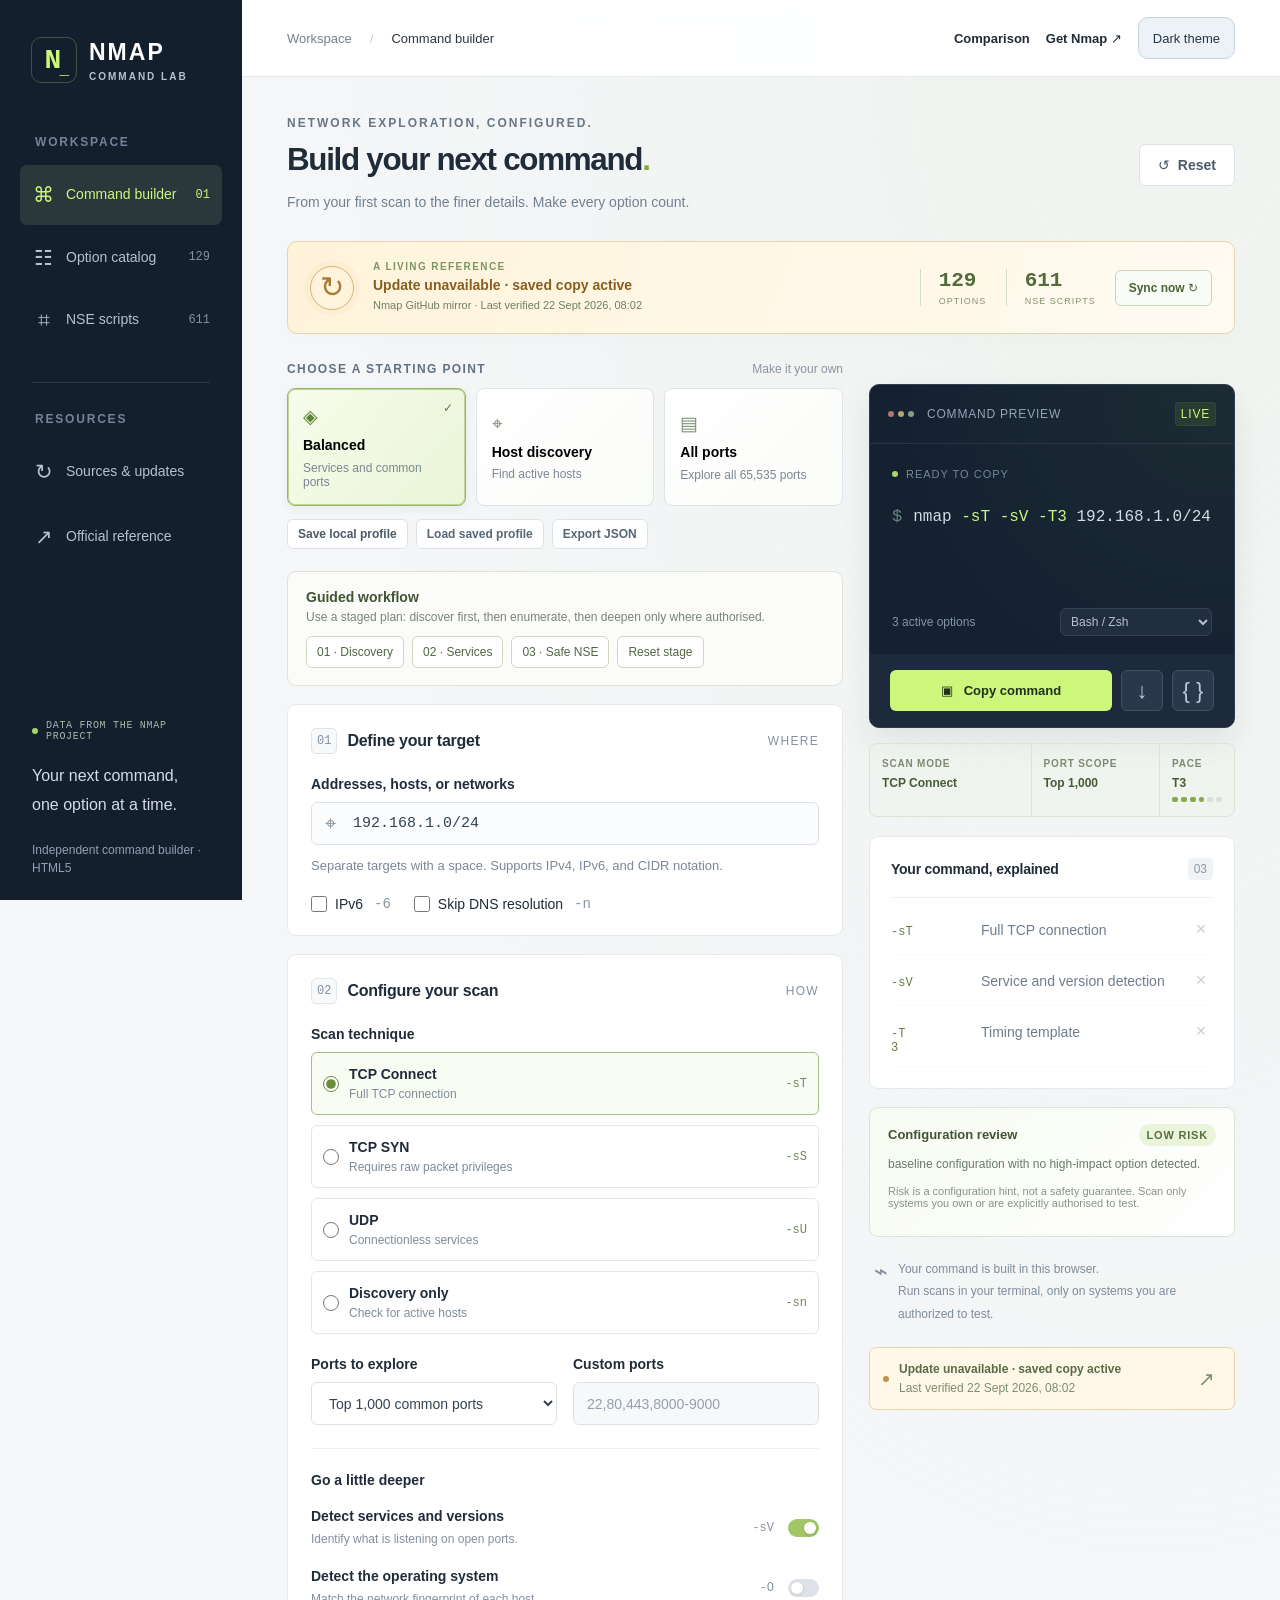
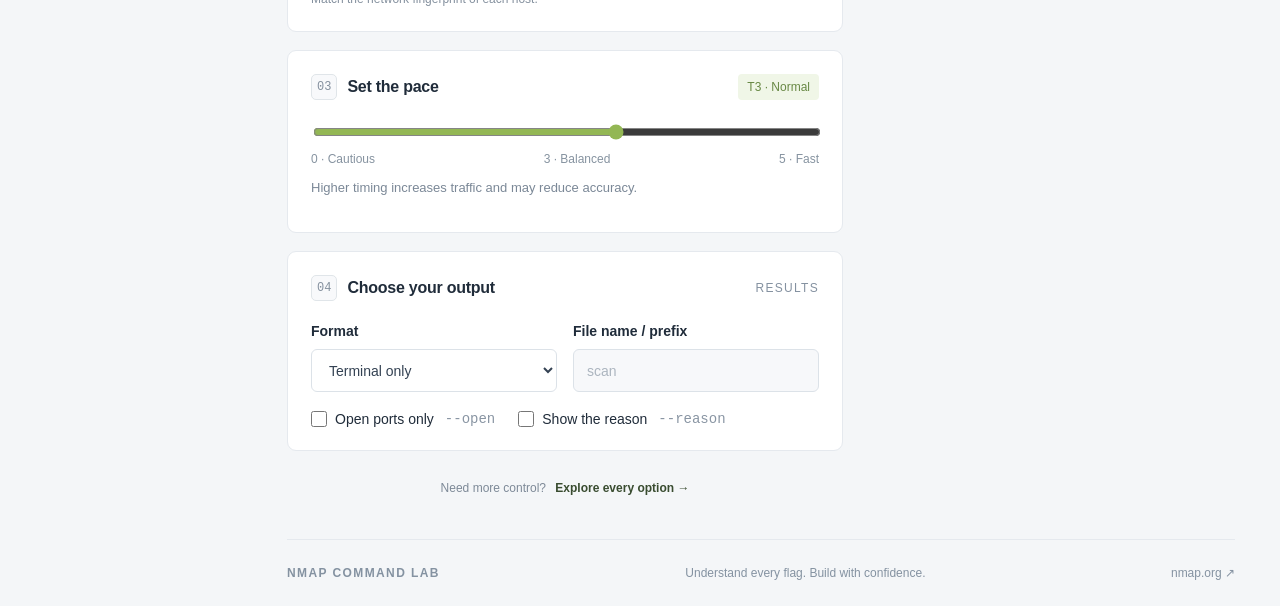
<file: nmap-command-lab.html>
<!doctype html>
<html lang="en">
<head>
<meta name="nmap-static-hosting" content="true">
  <meta charset="utf-8"><meta name="viewport" content="width=device-width, initial-scale=1">
  <title>Nmap Command Lab — Command builder</title>
  <meta name="description" content="Build Nmap commands with a live preview, an updatable official catalog, and NSE scripts.">
  <link rel="icon" type="image/svg+xml" href="data:image/svg+xml,%3Csvg xmlns='http://www.w3.org/2000/svg' viewBox='0 0 32 32'%3E%3Crect width='32' height='32' rx='8' fill='%23141e2c'/%3E%3Cpath d='M8 23V9l16 14V9' stroke='%23c9f565' stroke-width='3' fill='none'/%3E%3C/svg%3E">
  <style>:root{font-family:Inter,ui-sans-serif,-apple-system,BlinkMacSystemFont,"Segoe UI",sans-serif;color:#202c3a;background:#f4f6f8;font-synthesis:none;--navy:#141f2e;--lime:#cdf77a;--muted:#708092;--line:#e5e9ee}*{box-sizing:border-box}body{margin:0}button,input,select{font:inherit}button,a,input,select{-webkit-tap-highlight-color:transparent}button,a{touch-action:manipulation}button{cursor:pointer}button:disabled{opacity:.45;cursor:not-allowed}a{color:inherit}button:focus-visible,a:focus-visible,input:focus-visible,select:focus-visible{outline:3px solid #799e38;outline-offset:3px}button{transition:background .16s,transform .16s}button:active:not(:disabled){transform:translateY(1px)}.sidebar{width:242px;background:var(--navy);color:#b6c0cf;position:fixed;inset:0 auto 0 0;padding:37px 20px 24px;display:flex;flex-direction:column;z-index:5}.brand{display:flex;gap:12px;align-items:center;color:#fff;text-decoration:none;font-size:23px;letter-spacing:2px;font-weight:750;margin:0 11px 52px}.brand-icon{color:var(--lime);font:700 28px ui-monospace,monospace;border:1px solid #425242;width:46px;height:46px;display:grid;place-content:center;border-radius:10px;position:relative}.brand-icon span{position:absolute;right:5px;bottom:3px;font-size:16px}.brand-sub{display:block;font-size:12px;letter-spacing:2px;margin-top:5px;color:#b6c0cf}.nav-label{font-size:12px;letter-spacing:1.8px;color:#758298;font-weight:700;margin:0 15px 13px}.nav-item{display:flex;align-items:center;gap:11px;width:100%;background:none;border:0;color:inherit;padding:14px 12px;text-align:left;font-size:14px;border-radius:7px;margin:3px 0;text-decoration:none;line-height:1.5}.nav-item:hover{background:#223043;color:#fff}.nav-item.active{background:#2b383b;color:var(--lime)}.nav-icon{font-size:21px;width:23px;text-align:center}.nav-tail{font-size:12px;margin-left:auto;font-family:ui-monospace,monospace;color:#82929d}.nav-item.active .nav-tail{color:var(--lime)}.sidebar-line{border-top:1px solid #2b3545;margin:29px 12px}.sidebar-bottom{margin-top:auto;padding:35px 12px 0}.source-mark{font:10px ui-monospace,monospace;letter-spacing:.7px;color:#a6b9a7;display:flex;align-items:center;gap:8px}.status-dot{width:6px;height:6px;display:inline-block;background:#a6d869;border-radius:50%;flex-shrink:0}.sidebar-bottom p{font-size:16px;line-height:1.8;color:#d4dce6;margin:20px 0}.sidebar-caption{font-size:12px;color:#91a0b1}.application{margin-left:242px}.topbar{height:77px;padding:0 45px;border-bottom:1px solid var(--line);background:#fff;display:flex;align-items:center;justify-content:space-between;font-size:13px}.breadcrumb{color:#738093;display:flex;gap:18px;align-items:center}.breadcrumb strong{font-weight:500;color:#293544}.breadcrumb>span{color:#c7ced6}.download-nmap{text-decoration:none;font-weight:550}.download-nmap span{margin-left:13px;color:#83909e}main{padding:39px 45px 0;max-width:1700px;margin:auto}.page-heading{display:flex;align-items:center;justify-content:space-between;gap:18px;margin-bottom:34px}.eyebrow{font-size:12px;letter-spacing:2px;font-weight:700;color:#667787;margin-bottom:12px}h1{font-size:clamp(25px,2.45vw,37px);letter-spacing:-1.3px;line-height:1.16;margin:0;font-weight:700}h1>span{color:#83ab3d}.page-heading p{font-size:14px;color:#708092;margin:13px 0 0;line-height:1.6}.button{display:inline-flex;align-items:center;justify-content:center;gap:8px;border-radius:6px;padding:12px 18px;border:1px solid transparent;font-size:13px;font-weight:650;white-space:nowrap}.secondary{background:#fff;border-color:#dce2e8;color:#4b5969}.secondary:hover{background:#edf1f5}.primary{background:var(--lime);color:#23311a}.primary:hover{background:#dcff9b}.workspace-grid{display:grid;grid-template-columns:minmax(0,1fr) 366px;gap:26px;align-items:start}.section-label{font-size:12px;letter-spacing:1.4px;font-weight:700;color:#627180;display:flex;justify-content:space-between;margin:0 0 12px}.section-label span{letter-spacing:0;font-size:12px;font-weight:400;color:#8994a0}.profiles{display:grid;grid-template-columns:repeat(3,1fr);gap:10px;margin-bottom:23px}.profile{border:1px solid #dde3e9;background:#fff;border-radius:8px;padding:16px 15px;text-align:left;position:relative;min-height:109px}.profile.active{border-color:#97b66c;background:#f4f9ec;box-shadow:inset 0 0 0 1px #c5d8ab}.profile.active:after{content:'✓';position:absolute;right:12px;top:12px;color:#5a773c;font-size:12px}.profile-symbol{font-size:19px;color:#7b8d71;display:block;margin-bottom:8px}.profile strong{display:block;font-size:13px;font-weight:650}.profile small{display:block;font-size:12px;color:#7a8793;margin-top:5px}.panel{border:1px solid var(--line);border-radius:9px;background:white;padding:23px;margin-bottom:18px}.panel-heading{display:flex;align-items:center;gap:10px;margin-bottom:22px}.step{font-family:ui-monospace,monospace;font-size:12px;border:1px solid #e0e5e9;background:#f8f9fb;color:#84909e;padding:5px;border-radius:5px}h2{font-size:16px;letter-spacing:-.25px;margin:0;font-weight:650}h3{font-size:16px}.panel-meta{margin-left:auto;color:#8491a0;font-size:12px;letter-spacing:1.3px}.panel label:not(.check,.switch,.scan-choice),.field-label{display:block;font-size:13px;font-weight:550;margin:0 0 10px}input:not([type=checkbox],[type=radio],[type=range]),select{width:100%;padding:11px 13px;background:#fff;border:1px solid #dce2e8;border-radius:6px;min-height:43px;color:#344253;font-size:14px}input::placeholder{color:#96a0ac}input:disabled{background:#f7f8fa;color:#acb5bf}input[type=checkbox],input[type=radio]{accent-color:#688d3b;width:16px;height:16px;margin:0;flex-shrink:0}.target-input{position:relative}.target-input>span{position:absolute;left:14px;top:10px;font-size:20px;color:#82909c}.target-input input{padding-left:41px!important;font:15px ui-monospace,SFMono-Regular,Consolas,monospace!important;background:#fbfcfd!important}.input-hint{font-size:12px;color:#7b8897;line-height:1.7;margin:10px 0}.inline-options{display:flex;gap:23px;margin-top:19px;flex-wrap:wrap}.check{font-size:12px;display:flex;align-items:center;gap:8px;cursor:pointer}.check code{color:#8995a3;margin-left:3px}code{font-family:ui-monospace,SFMono-Regular,Consolas,monospace}.scan-choices{display:grid;grid-template-columns:1fr 1fr;gap:10px;margin-bottom:22px}.scan-choice{display:flex;align-items:center;gap:10px;border:1px solid #e3e7eb;border-radius:6px;padding:13px 11px;cursor:pointer}.scan-choice:has(input:checked){border-color:#a7be86;background:#f9fcf3}.scan-choice strong{font-size:12px;display:block;font-weight:600}.scan-choice small{font-size:12px;color:#7e8c99;display:block;margin-top:5px}.scan-choice code{margin-left:auto;color:#71875d;font-size:12px}.form-row{display:grid;grid-template-columns:1fr 1fr;gap:16px}.divider{border-top:1px solid #edf0f3;margin:23px 0}.switch-row{display:flex;align-items:center;gap:14px;margin-top:19px}.switch-row strong{font-size:13px;font-weight:550}.switch-row small{display:block;font-size:12px;color:#84909e;margin-top:5px;line-height:1.5}.switch-row>code{margin-left:auto;font-size:12px;color:#8794a3}.switch{position:relative;display:block;width:31px;height:18px;flex-shrink:0;cursor:pointer}.switch input{position:absolute;opacity:0}.switch span{display:block;width:31px;height:18px;border-radius:10px;background:#dce2e7;transition:.15s}.switch span:after{content:'';width:12px;height:12px;position:absolute;left:3px;top:3px;background:#fff;border-radius:50%;box-shadow:0 1px 3px #0002;transition:.15s}.switch input:checked+span{background:#a1c665}.switch input:checked+span:after{transform:translateX(13px)}.switch input:focus-visible+span{outline:3px solid #738f41;outline-offset:3px}.timing-tag{margin-left:auto;color:#688844;font-size:12px;background:#f0f6e7;padding:6px 9px;border-radius:4px}input[type=range]{width:100%;accent-color:#93b754;cursor:pointer}.range-labels{display:flex;justify-content:space-between;font-size:12px;color:#8693a0;margin-top:8px}.advanced-link{width:100%;padding:12px 0;background:transparent;border:0;color:#7d8997;font-size:12px}.advanced-link strong{color:#394c30;margin-left:6px}.result-column{position:sticky;top:25px;padding-top:22px}.terminal{background:#152131;color:#b5c0cf;border-radius:10px;overflow:hidden;box-shadow:0 10px 30px #15213110}.terminal-top{display:flex;align-items:center;padding:17px 18px;border-bottom:1px solid #2b3544;gap:13px;font-size:12px;letter-spacing:1.4px;color:#96a3b3}.terminal-dots{display:flex;gap:4px}.terminal-dots i{height:6px;width:6px;background:#526173;border-radius:50%}.terminal-dots i:first-child{background:#ad7872}.terminal-dots i:nth-child(2){background:#b7a071}.terminal-dots i:nth-child(3){background:#80a284}.live{margin-left:auto;color:var(--lime);font-size:12px;background:#293b32;padding:4px 5px;border-radius:3px}.terminal-body{padding:24px 22px 18px}.terminal-caption{color:#76879a;font-size:12px;letter-spacing:1.2px}.command-line{display:flex;align-items:baseline;gap:11px;margin:22px 0 27px;min-height:79px}.prompt{font-family:monospace;color:#69877a;font-size:17px}.command-line code{font-size:16px;line-height:1.9;color:var(--lime);overflow-wrap:anywhere;white-space:pre-wrap}.terminal-bottom{display:flex;align-items:center;justify-content:space-between;gap:10px;font-size:12px;color:#8495a8}.terminal-bottom select{font-size:12px;width:139px;min-height:28px;padding:4px 6px;background:#202e40;border-color:#354153;color:#b5c0cf}.terminal-actions{padding:16px 20px;background:#1d2a3c;display:flex;gap:9px}.terminal-actions .primary{flex:1;font-size:13px}.export{color:#bdc9d7;background:#29384c;border:1px solid #435063;border-radius:6px;width:42px;font-size:22px}.command-details{background:#fff;border:1px solid var(--line);border-radius:9px;padding:21px;margin-top:19px}.details-heading{display:flex;align-items:center;justify-content:space-between;border-bottom:1px solid #edf0f3;padding-bottom:17px;margin-bottom:6px}.details-heading h2{font-size:14px}.details-heading>span{font-size:12px;background:#f0f3f6;border-radius:4px;padding:4px 6px;color:#8996a5}.command-part{display:grid;grid-template-columns:76px 1fr;align-items:baseline;gap:10px;padding:11px 0}.command-part code{font-size:12px;color:#637e45;overflow-wrap:anywhere}.command-part div{font-size:12px;color:#6e7d8d;line-height:1.65}.local-note{display:flex;gap:10px;margin:21px 5px;color:#7e8c9c}.local-note>span{font-size:23px}.local-note p{font-size:12px;line-height:1.9;margin:0}.catalog-status{display:flex;align-items:center;gap:10px;border:1px solid #dce4d8;background:#f0f5eb;padding:14px 13px;border-radius:7px;margin-top:21px}.catalog-status strong{display:block;font-size:12px;font-weight:600;color:#576c46}.catalog-status small{display:block;font-size:12px;color:#7d8d72;margin-top:5px}.catalog-status button{background:none;border:0;color:#7b9070;margin-left:auto;font-size:20px}.notice,.error,.warning{font-size:12px;line-height:1.7;padding:13px 15px;border-radius:6px;margin-top:12px}.notice,.warning{background:#fff8e8;color:#85642c;border:1px solid #eee2c7}.error{background:#fff0ef;color:#a64747;border:1px solid #efd0cd}.filter-row{display:flex;gap:10px;margin:18px 0}.filter-row select{max-width:200px}.catalog-option{padding:17px 0;border-top:1px solid #e8edf1}.catalog-option .check{align-items:flex-start;font-size:14px}.catalog-option code{font-size:13px;color:#47612f;display:block;margin:0 0 6px}.catalog-option .option-text{flex:1}.catalog-option a,.script-row a{font-size:13px;color:#788a9b;text-decoration:none}.catalog-option small{display:block;color:#80909e;margin:7px 0;font-size:12px}.catalog-option input[type=text]{margin:10px 0 0 24px;width:calc(100% - 24px);font-family:monospace}.script-row{display:flex;align-items:center;gap:10px;padding:14px 0;border-top:1px solid var(--line)}.script-row .check{flex:1}.script-row code{font-size:13px;color:#455564}.script-row small{display:block;font-size:12px;color:#8493a2;margin-top:6px}.script-row input{margin-right:8px}#script-expression,#script-args{margin-bottom:19px;font-family:monospace}.source-details{margin:25px 0;line-height:1.8;font-size:14px}.source-details a{display:block;overflow-wrap:anywhere;color:#476d32}.source-details small{display:block;font-size:12px;color:#7f8b98;overflow-wrap:anywhere}.explanation{padding-left:21px;font-size:14px;line-height:1.9;color:#667786}.panel>p{font-size:14px;line-height:1.8}.empty{padding:25px;color:#768596;line-height:1.8;font-size:14px}footer{display:flex;justify-content:space-between;gap:15px;padding:26px 0;margin-top:32px;border-top:1px solid var(--line);font-size:12px;color:#8492a1}footer>span:first-child{letter-spacing:1.4px;font-weight:650}footer a{text-decoration:none}#toast{position:fixed;bottom:25px;left:50%;transform:translateX(-50%);background:#25362a;color:#dff6bf;padding:15px 24px;border-radius:8px;box-shadow:0 5px 20px #0002;z-index:20;font-size:14px}.sr-only,.skip:not(:focus){position:absolute;width:1px;height:1px;overflow:hidden;clip-path:inset(50%)}.skip:focus{position:fixed;top:10px;left:10px;z-index:100;background:#fff;padding:15px}[hidden]{display:none!important}
@media(min-width:1500px){.workspace-grid{grid-template-columns:minmax(0,1fr) 410px}.command-line code{font-size:18px}.sidebar{width:262px}.application{margin-left:262px}.panel{padding:27px}.profile{padding:20px}.scan-choice{padding:17px}}
@media(max-width:1180px){.sidebar{width:210px;padding:30px 12px}.application{margin-left:210px}main{padding:30px 25px 0}.topbar{padding:0 25px}.workspace-grid{grid-template-columns:minmax(0,1fr) 310px;gap:19px}.panel{padding:19px}.scan-choices{grid-template-columns:1fr}.profile{padding:12px 9px}.profile small{font-size:12px}.terminal-body{padding:21px 17px}.terminal-actions{padding:14px}.brand{margin-left:6px;gap:9px;font-size:21px}.section-label span{display:none}.page-heading{align-items:flex-start}}
@media(max-width:970px){.sidebar{width:76px;padding:24px 9px}.brand{margin:0 auto 28px;justify-content:center}.brand>span:last-child,.nav-label,.nav-tail,.sidebar-bottom,.sidebar-line{display:none}.nav-item{font-size:0;justify-content:center;padding:13px 4px;gap:0}.nav-icon{font-size:23px}.sidebar>.nav-item{font-size:0}.sidebar>.nav-item:not(:has(.nav-icon)){display:none}.application{margin-left:76px}.workspace-grid{grid-template-columns:minmax(0,1fr) 300px;gap:18px}h1{font-size:27px}.page-heading p{font-size:12px}.page-heading .button{padding:10px;font-size:12px}.profiles{gap:7px}.profile strong{font-size:12px}.profile small{font-size:12px}.form-row{grid-template-columns:1fr}.inline-options{gap:13px}}
@media(max-width:760px){.sidebar{position:static;width:auto;flex-direction:row;align-items:center;padding:12px 16px;gap:12px}.brand{margin:0 auto 0 0}.brand-icon{width:34px;height:34px;font-size:23px}.sidebar nav{display:flex}.sidebar>.nav-item{width:40px;margin:0}.sidebar>.nav-item:last-of-type{display:none}.nav-item{margin:0;width:44px;height:40px}.application{margin-left:0}.topbar{height:56px;padding:0 20px}main{padding:27px 18px 0}.page-heading{margin-bottom:25px}.eyebrow{font-size:12px;letter-spacing:1.4px}h1{font-size:27px;max-width:360px}.page-heading p{font-size:13px}.page-heading .button span{display:none}.page-heading .button{font-size:20px;line-height:1;padding:8px}.workspace-grid{grid-template-columns:1fr}.result-column{position:static;padding-top:0;grid-row:1}.terminal-body{padding:18px}.terminal-caption{display:none}.command-line{min-height:0;margin:0 0 20px}.command-line code{font-size:15px}.terminal-top{padding:12px 16px}.terminal-actions{padding:12px 16px}.command-details,.local-note{display:none}.catalog-status{margin-top:12px;padding:10px}.catalog-status small{display:inline;margin-left:8px}.catalog-status strong{display:inline}.catalog-status button{font-size:16px}.profiles{margin-top:10px}.profile{padding:13px}.profile strong{font-size:13px}.profile small{font-size:12px}.scan-choices,.form-row{grid-template-columns:1fr 1fr}.scan-choice{padding:12px 9px;gap:7px}.scan-choice code{font-size:12px}.scan-choice small{font-size:12px}.scan-choice strong{font-size:12px}.filter-row{flex-direction:column}.filter-row select{max-width:none}footer>span:nth-child(2){display:none}.terminal-bottom select{min-height:30px}.catalog-status .status-dot{align-self:center}}
@media(prefers-reduced-motion:reduce){*{transition:none!important;animation:none!important;scroll-behavior:auto!important}}

/* Readable control labels at every breakpoint. */
.button,.panel label:not(.check,.switch,.scan-choice),.field-label,.check,.scan-choice strong,.switch-row strong,.profile strong,.command-part div{font-size:14px}.panel>p{font-size:16px}.panel .input-hint{font-size:13px}.scan-choice small,.switch-row small,.local-note p,.command-part code{font-size:12px}.terminal-top{letter-spacing:.8px}.terminal-caption{font-size:12px;letter-spacing:.7px}.terminal-bottom{font-size:12px}.terminal-bottom select{font-size:12px;width:152px}.terminal-top .live{font-size:12px}.profile{min-width:0}.profile strong{line-height:1.4}.brand-sub{font-size:10px}.nav-tail{font-size:12px}.scan-choices{grid-template-columns:1fr}.range-labels{font-size:12px}.catalog-status small,.catalog-status strong{font-size:12px}.command-part{grid-template-columns:85px 1fr}.command-details{max-height:430px;overflow:auto}@media(min-width:1300px){.scan-choices{grid-template-columns:1fr 1fr}}@media(max-width:420px){.profiles{grid-template-columns:1fr}.profile{min-height:0;display:grid;grid-template-columns:24px 1fr;gap:4px 10px}.profile-symbol{grid-row:span 2;margin:0}.profile small{margin:0}.form-row{grid-template-columns:1fr}.catalog-status small{display:block;margin-left:0}.page-heading h1{font-size:25px}.terminal-bottom select{width:148px}}
/* Interaction feedback follows the actual configuration, never a simulated scan. */
body{background:radial-gradient(ellipse at 90% 0,#e8eedf66,transparent 50%),#f4f6f8}
.profile{transition:transform .2s,box-shadow .2s,border-color .2s;background-image:linear-gradient(135deg,#fff,#fafcf8)}
.profile:hover{transform:translateY(-3px);box-shadow:0 10px 22px #22331b0e;border-color:#a5bc8c}
.profile.active{background:linear-gradient(130deg,#f6fce9,#eaf5d8);box-shadow:inset 0 0 0 1px #bfd397,0 3px 10px #344b2010}
.profile.active .profile-symbol{color:#5f8534}
.panel{transition:border-color .2s,box-shadow .2s}.panel:focus-within{border-color:#afc491;box-shadow:0 0 0 3px #a6c97610}
.view:not([hidden]){animation:reveal-panel .25s ease-out}.scan-choice{transition:background .18s,border-color .18s,box-shadow .18s}.scan-choice:hover{border-color:#abc087;box-shadow:0 2px 8px #314a1010}
.terminal{background:radial-gradient(ellipse at 95% 0,#2d42384a,transparent 65%),#152131;border:1px solid #2c3c4e;transition:border-color .25s,box-shadow .25s;box-shadow:0 14px 30px #14233315}
.terminal.has-errors{border-color:#b36558}.terminal .terminal-caption{display:flex;align-items:center;gap:8px;letter-spacing:1px;text-transform:uppercase;font-size:11px}.terminal.has-errors .terminal-caption{color:#ffc0ae}.terminal.has-errors .terminal-caption .status-dot{background:#ef977c}
.command-line code{color:#d2dbe6}.command-line .syntax-flag{color:#c9f77d}.terminal-actions .primary:not(:disabled):hover{box-shadow:0 0 22px #c9f77d24}.live{border:1px solid #4b644442}
.plan-strip{display:grid;grid-template-columns:1.5fr 1.2fr .7fr;background:#eaf0e44d;border:1px solid #dce4d5;border-radius:8px;margin-top:15px;overflow:hidden}.plan-strip>div{padding:14px 12px;min-width:0}.plan-strip>div+div{border-left:1px solid #dce4d5}.plan-strip small{font-size:10px;color:#7b8a6f;font-weight:600;letter-spacing:.8px;display:block;margin-bottom:7px}.plan-strip strong{font-size:12px;color:#465a38;display:block;overflow-wrap:anywhere;font-weight:600}.pace-meter{display:flex;gap:3px;margin-top:7px;height:5px}.pace-meter span{flex:1;background:#d9e1d1;border-radius:2px;transition:background .2s}.pace-meter .lit{background:#86aa4c}
body .command-part{grid-template-columns:80px minmax(0,1fr) 24px;border-bottom:1px solid #edf0f340;transition:background .15s}.command-part:hover{background:#f7faef}.remove-option{border:0;background:none;color:#8e9a84;width:24px;height:28px;font-size:18px;border-radius:4px;opacity:.45}.command-part:hover .remove-option,.remove-option:focus-visible{opacity:1}.remove-option:hover{background:#edf2e2;color:#405c28}
#connected-edition{text-decoration:none}.catalog-option{transition:background .2s}.catalog-option:has(input:checked){background:#f8fbf2}.script-row:has(input:checked){background:#f1f7e8}.script-row{transition:background .15s}.script-row:hover{background:#f8faf4}
@keyframes reveal-panel{from{opacity:.65;transform:translateY(6px)}to{opacity:1;transform:translateY(0)}}
@media(max-width:760px){.plan-strip{margin-top:12px}.plan-strip>div{padding:10px}.plan-strip small{font-size:10px}.terminal .terminal-caption{display:flex;margin-bottom:14px}.command-line{margin-bottom:18px}.result-column{padding-bottom:5px}}
@media(prefers-reduced-motion:reduce){.view:not([hidden]){animation:none}.profile:hover{transform:none}}
.sync-banner{display:flex;align-items:center;gap:19px;margin:-7px 0 28px;padding:19px 22px;border:1px solid #dce6d2;border-radius:10px;background:linear-gradient(110deg,#eaf4db,#f8fbf3 65%,#fff);box-shadow:0 6px 16px #22351104;position:relative;overflow:hidden}
.sync-emblem{flex:0 0 44px;width:44px;height:44px;border:1px solid #afca91;border-radius:50%;display:grid;place-items:center;box-shadow:0 0 0 6px #aac77613;color:#719441;font-size:29px}.sync-emblem span{display:block;line-height:1}.sync-description{flex:1;min-width:0}.sync-kicker{display:block;font-size:10px;letter-spacing:1.4px;color:#7c9664;font-weight:750;margin-bottom:5px}.sync-description>strong{display:block;font-size:14px;font-weight:650;color:#34492a}.sync-description>small{display:block;font-size:11px;line-height:1.6;color:#6f7f64;margin-top:4px}.sync-stat{border-left:1px solid #d3dfc5;padding-left:18px;min-width:67px}.sync-stat strong{display:block;font:600 21px ui-monospace,monospace;color:#526c39}.sync-stat span{display:block;font-size:9px;letter-spacing:1px;color:#80946b;margin-top:4px}.sync-button{background:#f9fcf6;border:1px solid #c7d7b9;color:#4a6337;padding:10px 13px;font-size:12px}.sync-button:hover{background:#e4efd9}.sync-banner.is-stale{background:linear-gradient(110deg,#fff3da,#fffbf2);border-color:#e7d4ac}.is-stale .sync-emblem{color:#a77b35;border-color:#d8b370;box-shadow:0 0 0 6px #d5b56f14}.is-stale .sync-description strong{color:#865e21}.catalog-status.is-stale{background:#fff8e8;border-color:#e7d4ac}.catalog-status.is-stale .status-dot{background:#c1934c}.sync-banner.is-syncing .sync-emblem span{animation:sync-rotate 1.5s linear infinite}.sync-banner.is-syncing:after{content:'';height:2px;width:35%;position:absolute;left:0;bottom:0;background:#89b04f;animation:sync-track 1.3s ease-in-out infinite}
.source-overview{padding:23px;background:#152131;border-radius:9px;color:#dae6cd;position:relative;overflow:hidden;background-image:radial-gradient(ellipse at 110% 0,#aaca6033,transparent 60%)}.source-edition{font:11px ui-monospace,monospace;letter-spacing:1.4px;color:#c8ec8d}.source-overview h3{font-size:25px;color:white;letter-spacing:-.7px;margin:15px 0 8px}.source-overview p{font-size:14px;color:#a5b0ba;line-height:1.7;margin:0}.verification-time{border-top:1px solid #ffffff16;padding-top:16px;margin-top:18px}.verification-time>span{font-size:10px;color:#758994;letter-spacing:1px;display:block}.verification-time strong{display:block;font:14px ui-monospace,monospace;color:#d2ecac;margin-top:6px}.source-cards{display:grid;grid-template-columns:1fr;gap:11px;margin-top:15px}.source-card{border:1px solid #e0e7dc;border-radius:8px;padding:17px;background:linear-gradient(135deg,#fff,#fbfcf8)}.source-card-top{display:flex;justify-content:space-between;font:11px ui-monospace,monospace;color:#8b9980}.source-state{border:1px solid #d6e5c3;border-radius:12px;padding:1px 8px;color:#6c8c45;background:#f4f9ed}.source-card h3{font-size:16px;margin:12px 0 5px}.source-card p{font-size:13px;color:#75816e;line-height:1.6;margin:0 0 12px}.source-card>a{font-size:13px;font-weight:600;text-decoration:none;color:#5b8131}.source-card details{border-top:1px solid #e7ecdf;margin-top:13px;padding-top:9px}.source-card summary{font-size:11px;color:#92a081;cursor:pointer}.source-card details code{display:block;overflow-wrap:anywhere;color:#7c8972;font-size:11px;margin-top:10px}.catalog-changes{font-size:13px;line-height:1.7;padding:13px;background:#f3f6ed;border-left:2px solid #a5c177;color:#687858;border-radius:0 5px 5px 0;margin:14px 0}
@keyframes sync-rotate{to{transform:rotate(360deg)}}@keyframes sync-track{from{transform:translateX(-100%)}to{transform:translateX(390%)}}
@media(max-width:1180px){.sync-stat{display:none}.sync-banner{gap:14px;padding:17px}.sync-description>small{font-size:11px}}
@media(max-width:760px){.sync-banner{margin-top:0;gap:12px;flex-wrap:wrap;padding:15px}.sync-description{min-width:170px}.sync-button{margin-left:55px}.sync-description>strong{font-size:13px}.sync-emblem{width:36px;height:36px;flex-basis:36px;font-size:24px}.source-overview h3{font-size:23px}}
@media(prefers-reduced-motion:reduce){.sync-banner.is-syncing .sync-emblem span,.sync-banner.is-syncing:after{animation:none}}
.quality-panel{border:1px solid #dce4d5;border-radius:9px;background:linear-gradient(135deg,#f7fbf1,#fff);padding:16px 18px;margin-top:18px}.quality-head{display:flex;align-items:center;justify-content:space-between;gap:12px}.quality-head strong{font-size:13px;color:#405434}.risk-badge{font-size:11px;font-weight:700;letter-spacing:.8px;text-transform:uppercase;border-radius:999px;padding:5px 8px;background:#eaf4db;color:#55723a}.risk-badge.medium{background:#fff3d6;color:#8a6625}.risk-badge.high{background:#ffe7e3;color:#a34b3b}.quality-summary{color:#687a69;font-size:12px;line-height:1.65;margin:9px 0 0}.risk-help{font-size:11px;color:#879486;margin-top:10px}.workflow-panel{border:1px solid #dce4d5;border-radius:9px;background:#fbfcf9;padding:17px 18px;margin:0 0 18px}.workflow-panel h3{margin:0;color:#405434;font-size:14px}.workflow-panel p{font-size:12px;color:#778575;margin:5px 0 12px}.workflow-actions{display:flex;flex-wrap:wrap;gap:8px}.workflow-actions button{background:#fff;border:1px solid #ccd9bf;color:#516744;border-radius:6px;padding:8px 10px;font-size:12px}.workflow-actions button:hover,.workflow-actions button.active{background:#edf6e2;border-color:#a9c483}.profile-actions{display:flex;gap:8px;flex-wrap:wrap;margin:-10px 0 22px}.profile-actions button{font-size:12px;padding:7px 10px}.json-profile{background:#fff;border:1px solid #dce2e8;color:#566675}@media(max-width:760px){.profile-actions{margin-top:-5px}.workflow-actions button{flex:1;min-width:120px}}


/* Accessible appearance controls and a consistent sticky header. */
html{scroll-padding-top:100px;color-scheme:light}
.topbar{position:sticky;top:0;z-index:10;gap:18px;background:#ffffffed;backdrop-filter:blur(18px)}
.header-actions{display:flex;align-items:center;justify-content:flex-end;gap:16px}
#theme{min-height:42px;border:1px solid #c5d0dd;border-radius:10px;background:#edf2f6;color:#243649;padding:9px 14px;font:600 13px inherit;white-space:nowrap;cursor:pointer}
.result-column{top:98px}
html[data-theme=dark]{color-scheme:dark;--line:#304156;--muted:#abb9cb;color:#e4edf8;background:#0b1320}
[data-theme=dark] body{background:radial-gradient(ellipse at 90% 0,#21382e55,transparent 55%),#0b1320;color:#e4edf8}
[data-theme=dark] .topbar{background:#111e30ed}
[data-theme=dark] .breadcrumb strong,[data-theme=dark] h1,[data-theme=dark] h2,[data-theme=dark] h3{color:#eef4ff}
[data-theme=dark] :is(.panel,.command-details,.profile,.source-card,.quality-panel,.workflow-panel){background:#142237;border-color:#34465c;color:#e2edf8}
[data-theme=dark] .profile.active,[data-theme=dark] .scan-choice:has(input:checked){background:#293b2b;border-color:#8fae62}
[data-theme=dark] :is(input:not([type=checkbox],[type=radio],[type=range]),select){background:#0f1c2e;color:#e0ebf7;border-color:#40536c}
[data-theme=dark] .target-input input{background:#0f1c2e!important}
[data-theme=dark] :is(.secondary,.json-profile,.workflow-actions button,#theme){background:#213249;color:#e0ebf7;border-color:#485d76}
[data-theme=dark] :is(.input-hint,.page-heading p,.profile small,.scan-choice small,.switch-row small,.quality-summary,.risk-help,.workflow-panel p,.command-part div,.local-note p,.section-label,.eyebrow,.range-labels,.source-card p){color:#afbed0}
[data-theme=dark] :is(.quality-head strong,.workflow-panel h3,.catalog-option code,.script-row code,.command-part code){color:#c5e6a1}
[data-theme=dark] :is(.plan-strip,.sync-banner,.catalog-status,.catalog-changes){background:#20332b;border-color:#43583b;color:#d1e4bc}
[data-theme=dark] :is(.sync-description>strong,.catalog-status strong,.plan-strip strong){color:#cbe8a3}
[data-theme=dark] :is(.sync-description>small,.catalog-status small,.plan-strip small){color:#bbccb0}
[data-theme=dark] :is(.divider,.details-heading,.catalog-option,.script-row){border-color:#34465c}
/* Keep row interaction states in the active palette, including selected rows. */
[data-theme=dark] :is(.script-row,.catalog-option){--row-hover:#21364a;--row-selected:#263c30;--row-selected-hover:#304936;color:#e2edf8}
[data-theme=dark] :is(.script-row,.catalog-option):is(:hover,:focus-within){background:var(--row-hover)}
[data-theme=dark] :is(.script-row,.catalog-option):has(input:checked){background:var(--row-selected)}
[data-theme=dark] :is(.script-row,.catalog-option):has(input:checked):is(:hover,:focus-within){background:var(--row-selected-hover)}
[data-theme=dark] :is(.script-row,.catalog-option) small{color:#b8c8d9}
[data-theme=dark] :is(.script-row,.catalog-option) a{color:#b8def5}
[data-theme=dark] :is(.script-row,.catalog-option):focus-within{outline:2px solid #c5e6a1;outline-offset:-2px}
[data-theme=dark] .warning,[data-theme=dark] .notice{background:#392e1c;color:#f3d99e;border-color:#6f5a32}
[data-theme=dark] .error{background:#3b242c;color:#ffc0be;border-color:#794655}
[data-theme=dark] .sync-banner.is-stale,[data-theme=dark] .catalog-status.is-stale{background:#392e1c;border-color:#6f5a32}
button:focus-visible,a:focus-visible,summary:focus-visible{outline:3px solid #6aa53b;outline-offset:4px}
@media(max-width:760px){.topbar{height:auto;min-height:68px;padding:12px 16px;flex-wrap:wrap}.header-actions{gap:12px}.breadcrumb{gap:8px}.result-column{position:static}.command-details{display:block;max-height:260px}.local-note{display:flex}.download-nmap{font-size:12px}}
</style>
</head>
<body>
<a class="skip" href="#workspace">Skip to command builder</a>
<aside class="sidebar">
  <a class="brand" href="./index.html" aria-label="Nmap Command Lab"><span class="brand-icon">N<span>_</span></span><span>NMAP<span class="brand-sub">COMMAND LAB</span></span></a>
  <div class="nav-label">WORKSPACE</div>
  <nav aria-label="Main navigation">
    <button class="nav-item active" data-view="builder"><span class="nav-icon">⌘</span> Command builder <span class="nav-tail">01</span></button>
    <button class="nav-item" data-view="catalog"><span class="nav-icon">☷</span> Option catalog <span class="nav-tail" id="option-count">—</span></button>
    <button class="nav-item" data-view="scripts"><span class="nav-icon">⌗</span> NSE scripts <span class="nav-tail" id="script-count">—</span></button>
  </nav>
  <div class="sidebar-line"></div><div class="nav-label">RESOURCES</div>
  <button class="nav-item" data-view="sources"><span class="nav-icon">↻</span> Sources & updates</button>
  <a class="nav-item" href="https://nmap.org/book/man.html" target="_blank" rel="noreferrer"><span class="nav-icon">↗</span> Official reference</a>
  <div class="sidebar-bottom"><div class="source-mark"><span class="status-dot"></span> DATA FROM THE NMAP PROJECT</div><p>Your next command,<br>one option at a time.</p><span class="sidebar-caption">Independent command builder · HTML5</span></div>
</aside>
<div class="application">
  <header class="topbar"><div class="breadcrumb">Workspace <span>/</span> <strong id="breadcrumb">Command builder</strong></div><nav class="header-actions" aria-label="Page actions"><a href="./index.html" class="download-nmap">Comparison</a><a href="https://nmap.org/download.html" target="_blank" rel="noreferrer" class="download-nmap">Get Nmap ↗</a><button id="theme" type="button" aria-pressed="false">Theme</button></nav></header>
  <main id="workspace">
    <div class="page-heading"><div><div class="eyebrow">NETWORK EXPLORATION, CONFIGURED.</div><h1 id="page-title">Build your next command<span>.</span></h1><p id="page-subtitle">From your first scan to the finer details. Make every option count.</p></div><button id="reset" class="button secondary" aria-label="Reset configuration">↺ <span>Reset</span></button></div>
    <section class="sync-banner" aria-label="Catalog freshness"><div class="sync-emblem" aria-hidden="true"><span>↻</span></div><div class="sync-description"><span class="sync-kicker">A LIVING REFERENCE</span><strong id="sync-title">Loading your verified catalog</strong><small id="sync-subtitle">Official Nmap sources · Automatic updates</small></div><div class="sync-stat"><strong id="sync-options">—</strong><span>OPTIONS</span></div><div class="sync-stat"><strong id="sync-scripts">—</strong><span>NSE SCRIPTS</span></div><button id="sync-now" class="button sync-button">Sync now ↻</button></section>
    <div class="workspace-grid">
      <div class="editor">
        <section id="builder-view" class="view">
          <div class="section-label">CHOOSE A STARTING POINT <span>Make it your own</span></div>
          <div class="profiles" aria-label="Quick profiles">
            <button data-profile="balanced" class="profile active"><span class="profile-symbol">◈</span><strong>Balanced</strong><small>Services and common ports</small></button>
            <button data-profile="discovery" class="profile"><span class="profile-symbol">⌖</span><strong>Host discovery</strong><small>Find active hosts</small></button>
            <button data-profile="complete" class="profile"><span class="profile-symbol">▤</span><strong>All ports</strong><small>Explore all 65,535 ports</small></button>
          </div>
          <section class="panel target-panel"><div class="panel-heading"><span class="step">01</span><h2>Define your target</h2><span class="panel-meta">WHERE</span></div><label for="target">Addresses, hosts, or networks</label><div class="target-input"><span>⌖</span><input id="target" value="192.168.1.0/24" placeholder="192.168.1.0/24 or host.example" spellcheck="false" autocomplete="off"></div><div class="input-hint">Separate targets with a space. Supports IPv4, IPv6, and CIDR notation.</div><div class="inline-options"><label class="check"><input type="checkbox" data-flag="-6"> IPv6 <code>-6</code></label><label class="check"><input type="checkbox" data-flag="-n"> Skip DNS resolution <code>-n</code></label></div></section>
          <section class="panel"><div class="panel-heading"><span class="step">02</span><h2>Configure your scan</h2><span class="panel-meta">HOW</span></div><div class="field-label">Scan technique</div><div class="scan-choices">
            <label class="scan-choice"><input type="radio" name="scan" value="-sT" checked><span><strong>TCP Connect</strong><small>Full TCP connection</small></span><code>-sT</code></label>
            <label class="scan-choice"><input type="radio" name="scan" value="-sS"><span><strong>TCP SYN</strong><small>Requires raw packet privileges</small></span><code>-sS</code></label>
            <label class="scan-choice"><input type="radio" name="scan" value="-sU"><span><strong>UDP</strong><small>Connectionless services</small></span><code>-sU</code></label>
            <label class="scan-choice"><input type="radio" name="scan" value="-sn"><span><strong>Discovery only</strong><small>Check for active hosts</small></span><code>-sn</code></label>
          </div><div class="form-row"><div><label for="ports-mode">Ports to explore</label><select id="ports-mode"><option value="default">Top 1,000 common ports</option><option value="fast">Top 100 common ports</option><option value="all">All ports (1–65535)</option><option value="custom">Custom port range</option></select></div><div><label for="ports">Custom ports</label><input id="ports" placeholder="22,80,443,8000-9000" disabled></div></div>
            <div class="divider"></div><div class="field-label">Go a little deeper</div><div class="switch-row"><div><strong>Detect services and versions</strong><small>Identify what is listening on open ports.</small></div><code>-sV</code><label class="switch"><input type="checkbox" data-flag="-sV" checked aria-label="Detect services and versions"><span></span></label></div><div class="switch-row"><div><strong>Detect the operating system</strong><small>Match the network fingerprint of each host.</small></div><code>-O</code><label class="switch"><input type="checkbox" data-flag="-O" aria-label="Detect the operating system"><span></span></label></div>
          </section>
          <section class="panel"><div class="panel-heading"><span class="step">03</span><h2>Set the pace</h2><span id="timing-name" class="timing-tag">T3 · Normal</span></div><label for="timing" class="sr-only">Timing template from 0 to 5</label><input id="timing" type="range" min="0" max="5" value="3"><div class="range-labels"><span>0 · Cautious</span><span>3 · Balanced</span><span>5 · Fast</span></div><p class="input-hint">Higher timing increases traffic and may reduce accuracy.</p></section>
          <section class="panel"><div class="panel-heading"><span class="step">04</span><h2>Choose your output</h2><span class="panel-meta">RESULTS</span></div><div class="form-row"><div><label for="output-format">Format</label><select id="output-format"><option value="">Terminal only</option><option value="-oN">Normal text</option><option value="-oX">XML</option><option value="-oG">Grepable</option><option value="-oA">All main formats</option></select></div><div><label for="output-file">File name / prefix</label><input id="output-file" value="scan" disabled></div></div><div class="inline-options"><label class="check"><input type="checkbox" data-flag="--open"> Open ports only <code>--open</code></label><label class="check"><input type="checkbox" data-flag="--reason"> Show the reason <code>--reason</code></label></div></section>
          <button class="advanced-link" data-view="catalog">Need more control? <strong>Explore every option →</strong></button>
        </section>
        <section id="catalog-view" class="view" hidden><div class="panel"><div class="panel-heading"><h2>Official option catalog</h2><span class="panel-meta" id="catalog-total"></span></div><p class="input-hint">Enable an option and set its value. Each entry links to the official reference.</p><div class="filter-row"><input id="option-search" type="search" placeholder="Search flags or descriptions…" aria-label="Search options"><select id="category-filter" aria-label="Category"><option value="">All categories</option></select></div><label class="check"><input id="only-active" type="checkbox"> Show active options only</label><div id="option-list"></div></div></section>
        <section id="scripts-view" class="view" hidden><div class="panel"><div class="panel-heading"><h2>Nmap Scripting Engine</h2><code>--script</code></div><p class="input-hint">Select individual scripts from the official index, or write an NSE expression.</p><label for="script-expression">Scripts, categories, or expression</label><input id="script-expression" placeholder="default and safe" spellcheck="false"><label for="script-args">Script arguments</label><input id="script-args" placeholder="http.useragent=MyAgent" spellcheck="false"><div class="filter-row"><input id="script-search" type="search" placeholder="Search for a script…" aria-label="Search scripts"><select id="script-category" aria-label="NSE category"><option value="">All categories</option></select></div><div id="script-selection" class="input-hint"></div><div id="script-list"></div><button id="more-scripts" class="button secondary">Load more scripts</button></div></section>
        <section id="sources-view" class="view" hidden><div class="panel"><div class="panel-heading"><h2>One catalog. Traceable sources.</h2></div><p>Options come from the Nmap reference; scripts come from the NSE index. The connected edition checks Nmap SVN, with the official Nmap GitHub mirror as a fallback. The standalone HTML checks that mirror directly. No third-party proxy is used.</p><div class="source-details" id="source-details"></div><button id="refresh" class="button primary">↻ Check for updates</button><p id="refresh-status" role="status"></p><div id="catalog-changes" class="catalog-changes"></div><a id="connected-edition" class="button secondary" href="https://nmap-command-lab.grissinbon.chatgpt.site" target="_blank" rel="noreferrer" hidden>Open connected edition ↗</a><div class="divider"></div><h3>Freshness you can verify</h3><p class="input-hint">The official GitHub mirror is synchronized from SVN hourly. A verified catalog means the sources were checked at the displayed time; it does not guarantee that an offline copy is current. <a href="https://github.com/nmap/nmap/blob/master/CONTRIBUTING.md" target="_blank" rel="noreferrer">Nmap mirror policy ↗</a></p><ol class="explanation"><li>Automatic verification runs when the catalog is over one hour old, while the page stays open, and when you return to the tab.</li><li>The server uses conditional requests. Direct browser updates use the CORS-enabled official mirror. Both enforce timeouts, size limits and schema checks.</li><li>A new catalog becomes active only when every source passes validation.</li><li>A failed check keeps the previous catalog and displays a warning. Successful updates are saved in this browser when storage is available.</li></ol><div class="notice">The SVN channel includes features in development. Check <code>nmap --version</code>: your installation may not support every option. Local checks cover major conflicts, not every possible combination.</div><p class="input-hint">Nmap is a trademark of Insecure.Com LLC. This is an independent, unaffiliated project. Technical labels are derived from the official reference. <a href="https://nmap.org/book/man-legal.html" target="_blank" rel="noreferrer">Licensing and attribution ↗</a></p></div></section>
      </div>
      <aside class="result-column" aria-label="Generated command"><section class="terminal"><div class="terminal-top"><div class="terminal-dots"><i></i><i></i><i></i></div><span>COMMAND PREVIEW</span><span class="live">LIVE</span></div><div class="terminal-body"><div class="terminal-caption"><span class="status-dot"></span><span id="config-state">Ready to copy</span></div><div class="command-line"><span class="prompt">$</span><code id="command">Loading catalog…</code></div><div class="terminal-bottom"><span id="active-count">— active options</span><select id="shell" aria-label="Command shell"><option value="posix">Bash / Zsh</option><option value="powershell">PowerShell 7.3+</option></select></div></div><div class="terminal-actions"><button id="copy" class="button primary" disabled>▣ &nbsp; Copy command</button><button id="export" class="export" aria-label="Download command" title="Download command" disabled>↓</button></div></section>
        <section class="plan-strip" aria-label="Live scan plan"><div><small>SCAN MODE</small><strong id="plan-scan">TCP Connect</strong></div><div><small>PORT SCOPE</small><strong id="plan-ports">Top 1,000</strong></div><div><small>PACE</small><strong id="plan-timing">T3</strong><div class="pace-meter" aria-hidden="true"><span></span><span></span><span></span><span></span><span></span><span></span></div></div></section><section class="command-details"><div class="details-heading"><h2>Your command, explained</h2><span id="parts-count">00</span></div><div id="command-parts"></div></section>
        <div id="validation" aria-live="polite"></div>
        <div class="local-note"><span>⌁</span><p>Your command is built in this browser.<br>Run scans in your terminal, only on systems you are authorized to test.</p></div>
        <div class="catalog-status"><span class="status-dot"></span><div><strong id="catalog-status">Loading the catalog</strong><small id="catalog-date">Connecting to sources</small></div><button data-view="sources" aria-label="Catalog details">↗</button></div>
      </aside>
    </div>
    <footer><span>NMAP COMMAND LAB</span><span>Understand every flag. Build with confidence.</span><a href="https://nmap.org" target="_blank" rel="noreferrer">nmap.org ↗</a></footer>
  </main>
</div><div id="toast" role="status" hidden></div>
<script>(()=>{
'use strict';
const EMBEDDED_CATALOG={"schemaVersion":1,"parserRevision":2,"version":"7.991SVN","channel":"Official SVN / development","transport":"github-mirror","checkedAt":"2026-09-22T08:02:59.886Z","changedAt":"2026-09-21T16:42:23.843Z","changes":{"updated":false,"addedOptions":[],"addedScripts":[]},"options":[{"flag":"-iL","label":"Input from list","category":"man-target-specification","argument":"required","placeholder":"inputfilename","join":"separate","docs":"https://nmap.org/book/man-target-specification.html"},{"flag":"-iR","label":"Choose random targets","category":"man-target-specification","argument":"required","placeholder":"num hosts","join":"separate","docs":"https://nmap.org/book/man-target-specification.html"},{"flag":"--exclude","label":"Exclude hosts/networks","category":"man-target-specification","argument":"required","placeholder":"host1","join":"separate","docs":"https://nmap.org/book/man-target-specification.html"},{"flag":"--excludefile","label":"Exclude list from file","category":"man-target-specification","argument":"required","placeholder":"exclude_file","join":"separate","docs":"https://nmap.org/book/man-target-specification.html"},{"flag":"-n","label":"No reverse DNS resolution","category":"man-target-specification","argument":"none","placeholder":"","join":"separate","docs":"https://nmap.org/book/man-target-specification.html"},{"flag":"-R","label":"Reverse DNS resolution for all targets","category":"man-target-specification","argument":"none","placeholder":"","join":"separate","docs":"https://nmap.org/book/man-target-specification.html"},{"flag":"--resolve-all","label":"Scan each resolved address","category":"man-target-specification","argument":"none","placeholder":"","join":"separate","docs":"https://nmap.org/book/man-target-specification.html"},{"flag":"--unique","label":"Scan each address only once","category":"man-target-specification","argument":"none","placeholder":"","join":"separate","docs":"https://nmap.org/book/man-target-specification.html"},{"flag":"--system-dns","label":"Use system DNS resolver","category":"man-target-specification","argument":"none","placeholder":"","join":"separate","docs":"https://nmap.org/book/man-target-specification.html"},{"flag":"--dns-servers","label":"Servers to use for DNS queries","category":"man-target-specification","argument":"required","placeholder":"server1","join":"separate","docs":"https://nmap.org/book/man-target-specification.html"},{"flag":"-sL","label":"List Scan","category":"man-host-discovery","argument":"none","placeholder":"","join":"separate","docs":"https://nmap.org/book/man-host-discovery.html"},{"flag":"-sn","label":"No port scan","category":"man-host-discovery","argument":"none","placeholder":"","join":"separate","docs":"https://nmap.org/book/man-host-discovery.html"},{"flag":"-Pn","label":"No ping","category":"man-host-discovery","argument":"none","placeholder":"","join":"separate","docs":"https://nmap.org/book/man-host-discovery.html"},{"flag":"-PS","label":"TCP SYN Ping","category":"man-host-discovery","argument":"optional","placeholder":"port list","join":"attached","docs":"https://nmap.org/book/man-host-discovery.html"},{"flag":"-PA","label":"TCP ACK Ping","category":"man-host-discovery","argument":"optional","placeholder":"port list","join":"attached","docs":"https://nmap.org/book/man-host-discovery.html"},{"flag":"-PU","label":"UDP Ping","category":"man-host-discovery","argument":"optional","placeholder":"port list","join":"attached","docs":"https://nmap.org/book/man-host-discovery.html"},{"flag":"-PY","label":"SCTP INIT Ping","category":"man-host-discovery","argument":"optional","placeholder":"port list","join":"attached","docs":"https://nmap.org/book/man-host-discovery.html"},{"flag":"-PE","label":"ICMP Ping Types","category":"man-host-discovery","argument":"none","placeholder":"","join":"separate","docs":"https://nmap.org/book/man-host-discovery.html"},{"flag":"-PP","label":"ICMP Ping Types","category":"man-host-discovery","argument":"none","placeholder":"","join":"separate","docs":"https://nmap.org/book/man-host-discovery.html"},{"flag":"-PM","label":"ICMP Ping Types","category":"man-host-discovery","argument":"none","placeholder":"","join":"separate","docs":"https://nmap.org/book/man-host-discovery.html"},{"flag":"-PO","label":"IP Protocol Ping","category":"man-host-discovery","argument":"optional","placeholder":"protocol list","join":"attached","docs":"https://nmap.org/book/man-host-discovery.html"},{"flag":"--disable-arp-ping","label":"No ARP or ND Ping","category":"man-host-discovery","argument":"none","placeholder":"","join":"separate","docs":"https://nmap.org/book/man-host-discovery.html"},{"flag":"--discovery-ignore-rst","label":"--discovery-ignore-rst","category":"man-host-discovery","argument":"none","placeholder":"","join":"separate","docs":"https://nmap.org/book/man-host-discovery.html"},{"flag":"--traceroute","label":"Trace path to host","category":"man-host-discovery","argument":"none","placeholder":"","join":"separate","docs":"https://nmap.org/book/man-host-discovery.html"},{"flag":"-sS","label":"TCP SYN scan","category":"man-port-scanning-techniques","argument":"none","placeholder":"","join":"separate","docs":"https://nmap.org/book/man-port-scanning-techniques.html"},{"flag":"-sT","label":"TCP connect scan","category":"man-port-scanning-techniques","argument":"none","placeholder":"","join":"separate","docs":"https://nmap.org/book/man-port-scanning-techniques.html"},{"flag":"-sU","label":"UDP scans","category":"man-port-scanning-techniques","argument":"none","placeholder":"","join":"separate","docs":"https://nmap.org/book/man-port-scanning-techniques.html"},{"flag":"-sY","label":"SCTP INIT scan","category":"man-port-scanning-techniques","argument":"none","placeholder":"","join":"separate","docs":"https://nmap.org/book/man-port-scanning-techniques.html"},{"flag":"-sN","label":"TCP NULL, FIN, and Xmas scans","category":"man-port-scanning-techniques","argument":"none","placeholder":"","join":"separate","docs":"https://nmap.org/book/man-port-scanning-techniques.html"},{"flag":"-sF","label":"TCP NULL, FIN, and Xmas scans","category":"man-port-scanning-techniques","argument":"none","placeholder":"","join":"separate","docs":"https://nmap.org/book/man-port-scanning-techniques.html"},{"flag":"-sX","label":"TCP NULL, FIN, and Xmas scans","category":"man-port-scanning-techniques","argument":"none","placeholder":"","join":"separate","docs":"https://nmap.org/book/man-port-scanning-techniques.html"},{"flag":"-sA","label":"TCP ACK scan","category":"man-port-scanning-techniques","argument":"none","placeholder":"","join":"separate","docs":"https://nmap.org/book/man-port-scanning-techniques.html"},{"flag":"-sW","label":"TCP Window scan","category":"man-port-scanning-techniques","argument":"none","placeholder":"","join":"separate","docs":"https://nmap.org/book/man-port-scanning-techniques.html"},{"flag":"-sM","label":"TCP Maimon scan","category":"man-port-scanning-techniques","argument":"none","placeholder":"","join":"separate","docs":"https://nmap.org/book/man-port-scanning-techniques.html"},{"flag":"--scanflags","label":"Custom TCP scan","category":"man-port-scanning-techniques","argument":"required","placeholder":"flags","join":"separate","docs":"https://nmap.org/book/man-port-scanning-techniques.html"},{"flag":"-sZ","label":"SCTP COOKIE ECHO scan","category":"man-port-scanning-techniques","argument":"none","placeholder":"","join":"separate","docs":"https://nmap.org/book/man-port-scanning-techniques.html"},{"flag":"-sI","label":"idle scan","category":"man-port-scanning-techniques","argument":"required","placeholder":"zombie host","join":"separate","docs":"https://nmap.org/book/man-port-scanning-techniques.html"},{"flag":"-sO","label":"IP protocol scan","category":"man-port-scanning-techniques","argument":"none","placeholder":"","join":"separate","docs":"https://nmap.org/book/man-port-scanning-techniques.html"},{"flag":"-b","label":"FTP bounce scan","category":"man-port-scanning-techniques","argument":"required","placeholder":"FTP relay host","join":"separate","docs":"https://nmap.org/book/man-port-scanning-techniques.html"},{"flag":"-p","label":"Only scan specified ports","category":"man-port-specification","argument":"required","placeholder":"port ranges","join":"separate","docs":"https://nmap.org/book/man-port-specification.html"},{"flag":"--exclude-ports","label":"Exclude the specified ports from scanning","category":"man-port-specification","argument":"required","placeholder":"port ranges","join":"separate","docs":"https://nmap.org/book/man-port-specification.html"},{"flag":"-F","label":"Fast (limited port) scan","category":"man-port-specification","argument":"none","placeholder":"","join":"separate","docs":"https://nmap.org/book/man-port-specification.html"},{"flag":"-r","label":"Don't randomize ports","category":"man-port-specification","argument":"none","placeholder":"","join":"separate","docs":"https://nmap.org/book/man-port-specification.html"},{"flag":"--port-ratio","label":"--port-ratio","category":"man-port-specification","argument":"required","placeholder":"ratio","join":"separate","docs":"https://nmap.org/book/man-port-specification.html"},{"flag":"--top-ports","label":"--top-ports","category":"man-port-specification","argument":"required","placeholder":"n","join":"separate","docs":"https://nmap.org/book/man-port-specification.html"},{"flag":"-sV","label":"Version detection","category":"man-version-detection","argument":"none","placeholder":"","join":"separate","docs":"https://nmap.org/book/man-version-detection.html"},{"flag":"--allports","label":"Don't exclude any ports from version detection","category":"man-version-detection","argument":"none","placeholder":"","join":"separate","docs":"https://nmap.org/book/man-version-detection.html"},{"flag":"--version-intensity","label":"Set version scan intensity","category":"man-version-detection","argument":"required","placeholder":"intensity","join":"separate","docs":"https://nmap.org/book/man-version-detection.html"},{"flag":"--version-light","label":"Enable light mode","category":"man-version-detection","argument":"none","placeholder":"","join":"separate","docs":"https://nmap.org/book/man-version-detection.html"},{"flag":"--version-all","label":"Try every single probe","category":"man-version-detection","argument":"none","placeholder":"","join":"separate","docs":"https://nmap.org/book/man-version-detection.html"},{"flag":"--version-trace","label":"Trace version scan activity","category":"man-version-detection","argument":"none","placeholder":"","join":"separate","docs":"https://nmap.org/book/man-version-detection.html"},{"flag":"-O","label":"Enable OS detection","category":"man-os-detection","argument":"none","placeholder":"","join":"separate","docs":"https://nmap.org/book/man-os-detection.html"},{"flag":"--osscan-limit","label":"Limit OS detection to promising targets","category":"man-os-detection","argument":"none","placeholder":"","join":"separate","docs":"https://nmap.org/book/man-os-detection.html"},{"flag":"--osscan-guess","label":"Guess OS detection results","category":"man-os-detection","argument":"none","placeholder":"","join":"separate","docs":"https://nmap.org/book/man-os-detection.html"},{"flag":"--fuzzy","label":"Guess OS detection results","category":"man-os-detection","argument":"none","placeholder":"","join":"separate","docs":"https://nmap.org/book/man-os-detection.html"},{"flag":"--max-os-tries","label":"Set the maximum number of OS detection tries against a target","category":"man-os-detection","argument":"required","placeholder":"number","join":"separate","docs":"https://nmap.org/book/man-os-detection.html"},{"flag":"-sC","label":"-sC","category":"man-nse","argument":"none","placeholder":"","join":"separate","docs":"https://nmap.org/book/man-nse.html"},{"flag":"--script","label":"--script","category":"man-nse","argument":"required","placeholder":"filename","join":"separate","docs":"https://nmap.org/book/man-nse.html"},{"flag":"--script-args","label":"--script-args","category":"man-nse","argument":"required","placeholder":"n1","join":"separate","docs":"https://nmap.org/book/man-nse.html"},{"flag":"--script-args-file","label":"--script-args-file","category":"man-nse","argument":"required","placeholder":"filename","join":"separate","docs":"https://nmap.org/book/man-nse.html"},{"flag":"--script-help","label":"--script-help","category":"man-nse","argument":"required","placeholder":"filename","join":"separate","docs":"https://nmap.org/book/man-nse.html"},{"flag":"--script-trace","label":"--script-trace","category":"man-nse","argument":"none","placeholder":"","join":"separate","docs":"https://nmap.org/book/man-nse.html"},{"flag":"--script-updatedb","label":"--script-updatedb","category":"man-nse","argument":"none","placeholder":"","join":"separate","docs":"https://nmap.org/book/man-nse.html"},{"flag":"--min-hostgroup","label":"Adjust parallel scan group sizes","category":"man-performance","argument":"required","placeholder":"numhosts","join":"separate","docs":"https://nmap.org/book/man-performance.html"},{"flag":"--max-hostgroup","label":"Adjust parallel scan group sizes","category":"man-performance","argument":"required","placeholder":"numhosts","join":"separate","docs":"https://nmap.org/book/man-performance.html"},{"flag":"--min-parallelism","label":"Adjust probe parallelization","category":"man-performance","argument":"required","placeholder":"numprobes","join":"separate","docs":"https://nmap.org/book/man-performance.html"},{"flag":"--max-parallelism","label":"Adjust probe parallelization","category":"man-performance","argument":"required","placeholder":"numprobes","join":"separate","docs":"https://nmap.org/book/man-performance.html"},{"flag":"--min-rtt-timeout","label":"Adjust probe timeouts","category":"man-performance","argument":"required","placeholder":"time","join":"separate","docs":"https://nmap.org/book/man-performance.html"},{"flag":"--max-rtt-timeout","label":"Adjust probe timeouts","category":"man-performance","argument":"required","placeholder":"time","join":"separate","docs":"https://nmap.org/book/man-performance.html"},{"flag":"--initial-rtt-timeout","label":"Adjust probe timeouts","category":"man-performance","argument":"required","placeholder":"time","join":"separate","docs":"https://nmap.org/book/man-performance.html"},{"flag":"--max-retries","label":"Specify the maximum number of port scan probe retransmissions","category":"man-performance","argument":"required","placeholder":"numtries","join":"separate","docs":"https://nmap.org/book/man-performance.html"},{"flag":"--host-timeout","label":"Give up on slow target hosts","category":"man-performance","argument":"required","placeholder":"time","join":"separate","docs":"https://nmap.org/book/man-performance.html"},{"flag":"--script-timeout","label":"--script-timeout","category":"man-performance","argument":"required","placeholder":"time","join":"separate","docs":"https://nmap.org/book/man-performance.html"},{"flag":"--scan-delay","label":"Adjust delay between probes","category":"man-performance","argument":"required","placeholder":"time","join":"separate","docs":"https://nmap.org/book/man-performance.html"},{"flag":"--max-scan-delay","label":"Adjust delay between probes","category":"man-performance","argument":"required","placeholder":"time","join":"separate","docs":"https://nmap.org/book/man-performance.html"},{"flag":"--min-rate","label":"Directly control the scanning rate","category":"man-performance","argument":"required","placeholder":"number","join":"separate","docs":"https://nmap.org/book/man-performance.html"},{"flag":"--max-rate","label":"Directly control the scanning rate","category":"man-performance","argument":"required","placeholder":"number","join":"separate","docs":"https://nmap.org/book/man-performance.html"},{"flag":"--defeat-rst-ratelimit","label":"--defeat-rst-ratelimit","category":"man-performance","argument":"none","placeholder":"","join":"separate","docs":"https://nmap.org/book/man-performance.html"},{"flag":"--defeat-icmp-ratelimit","label":"--defeat-icmp-ratelimit","category":"man-performance","argument":"none","placeholder":"","join":"separate","docs":"https://nmap.org/book/man-performance.html"},{"flag":"--nsock-engine","label":"--nsock-engine","category":"man-performance","argument":"required","placeholder":"engine","join":"separate","docs":"https://nmap.org/book/man-performance.html"},{"flag":"-T","label":"Set a timing template","category":"man-performance","argument":"required","placeholder":"0–5","join":"attached","docs":"https://nmap.org/book/man-performance.html"},{"flag":"-f","label":"using the specified MTU","category":"man-bypass-firewalls-ids","argument":"none","placeholder":"","join":"separate","docs":"https://nmap.org/book/man-bypass-firewalls-ids.html"},{"flag":"--mtu","label":"using the specified MTU","category":"man-bypass-firewalls-ids","argument":"required","placeholder":"number","join":"separate","docs":"https://nmap.org/book/man-bypass-firewalls-ids.html"},{"flag":"-D","label":"Cloak a scan with decoys","category":"man-bypass-firewalls-ids","argument":"required","placeholder":"decoy1","join":"separate","docs":"https://nmap.org/book/man-bypass-firewalls-ids.html"},{"flag":"-S","label":"Spoof source address","category":"man-bypass-firewalls-ids","argument":"required","placeholder":"IP_Address","join":"separate","docs":"https://nmap.org/book/man-bypass-firewalls-ids.html"},{"flag":"-e","label":"Use specified interface","category":"man-bypass-firewalls-ids","argument":"required","placeholder":"interface","join":"separate","docs":"https://nmap.org/book/man-bypass-firewalls-ids.html"},{"flag":"--source-port","label":"Spoof source port number","category":"man-bypass-firewalls-ids","argument":"required","placeholder":"portnumber","join":"separate","docs":"https://nmap.org/book/man-bypass-firewalls-ids.html"},{"flag":"-g","label":"Spoof source port number","category":"man-bypass-firewalls-ids","argument":"required","placeholder":"portnumber","join":"separate","docs":"https://nmap.org/book/man-bypass-firewalls-ids.html"},{"flag":"--data","label":"Append custom binary data to sent packets","category":"man-bypass-firewalls-ids","argument":"required","placeholder":"hex string","join":"separate","docs":"https://nmap.org/book/man-bypass-firewalls-ids.html"},{"flag":"--data-string","label":"Append custom string to sent packets","category":"man-bypass-firewalls-ids","argument":"required","placeholder":"string","join":"separate","docs":"https://nmap.org/book/man-bypass-firewalls-ids.html"},{"flag":"--data-length","label":"Append random data to sent packets","category":"man-bypass-firewalls-ids","argument":"required","placeholder":"number","join":"separate","docs":"https://nmap.org/book/man-bypass-firewalls-ids.html"},{"flag":"--ip-options","label":"Send packets with specified ip options","category":"man-bypass-firewalls-ids","argument":"required","placeholder":"R|S [route]|L [route]|T|U ...","join":"separate","docs":"https://nmap.org/book/man-bypass-firewalls-ids.html"},{"flag":"--ttl","label":"Set IP time-to-live field","category":"man-bypass-firewalls-ids","argument":"required","placeholder":"value","join":"separate","docs":"https://nmap.org/book/man-bypass-firewalls-ids.html"},{"flag":"--randomize-hosts","label":"Randomize target host order","category":"man-bypass-firewalls-ids","argument":"none","placeholder":"","join":"separate","docs":"https://nmap.org/book/man-bypass-firewalls-ids.html"},{"flag":"--spoof-mac","label":"Spoof MAC address","category":"man-bypass-firewalls-ids","argument":"required","placeholder":"MAC address, prefix, or vendor name","join":"separate","docs":"https://nmap.org/book/man-bypass-firewalls-ids.html"},{"flag":"--proxies","label":"Relay TCP connections through a chain of proxies","category":"man-bypass-firewalls-ids","argument":"required","placeholder":"Comma-separated list of proxy URLs","join":"separate","docs":"https://nmap.org/book/man-bypass-firewalls-ids.html"},{"flag":"--badsum","label":"Send packets with bogus TCP/UDP checksums","category":"man-bypass-firewalls-ids","argument":"none","placeholder":"","join":"separate","docs":"https://nmap.org/book/man-bypass-firewalls-ids.html"},{"flag":"--adler32","label":"Use deprecated Adler32 instead of CRC32C for SCTP checksums","category":"man-bypass-firewalls-ids","argument":"none","placeholder":"","join":"separate","docs":"https://nmap.org/book/man-bypass-firewalls-ids.html"},{"flag":"-oN","label":"normal output","category":"man-output","argument":"required","placeholder":"filespec","join":"separate","docs":"https://nmap.org/book/man-output.html"},{"flag":"-oX","label":"XML output","category":"man-output","argument":"required","placeholder":"filespec","join":"separate","docs":"https://nmap.org/book/man-output.html"},{"flag":"-oS","label":"ScRipT KIdd|3 oUTpuT","category":"man-output","argument":"required","placeholder":"filespec","join":"separate","docs":"https://nmap.org/book/man-output.html"},{"flag":"-oG","label":"grepable output","category":"man-output","argument":"required","placeholder":"filespec","join":"separate","docs":"https://nmap.org/book/man-output.html"},{"flag":"-oA","label":"Output to all formats","category":"man-output","argument":"required","placeholder":"basename","join":"separate","docs":"https://nmap.org/book/man-output.html"},{"flag":"-v","label":"Set verbosity level","category":"man-output","argument":"optional","placeholder":"level","join":"attached","docs":"https://nmap.org/book/man-output.html"},{"flag":"-d","label":"Set debugging level","category":"man-output","argument":"optional","placeholder":"level","join":"attached","docs":"https://nmap.org/book/man-output.html"},{"flag":"--reason","label":"Host and port state reasons","category":"man-output","argument":"none","placeholder":"","join":"separate","docs":"https://nmap.org/book/man-output.html"},{"flag":"--stats-every","label":"Print periodic timing stats","category":"man-output","argument":"required","placeholder":"time","join":"separate","docs":"https://nmap.org/book/man-output.html"},{"flag":"--packet-trace","label":"Trace packets and data sent and received","category":"man-output","argument":"none","placeholder":"","join":"separate","docs":"https://nmap.org/book/man-output.html"},{"flag":"--open","label":"Show only open (or possibly open) ports","category":"man-output","argument":"none","placeholder":"","join":"separate","docs":"https://nmap.org/book/man-output.html"},{"flag":"--iflist","label":"List interfaces and routes","category":"man-output","argument":"none","placeholder":"","join":"separate","docs":"https://nmap.org/book/man-output.html"},{"flag":"--append-output","label":"Append to rather than clobber output files","category":"man-output","argument":"none","placeholder":"","join":"separate","docs":"https://nmap.org/book/man-output.html"},{"flag":"--resume","label":"Resume aborted scan","category":"man-output","argument":"required","placeholder":"filename","join":"separate","docs":"https://nmap.org/book/man-output.html"},{"flag":"--noninteractive","label":"Disable runtime interactions","category":"man-output","argument":"none","placeholder":"","join":"separate","docs":"https://nmap.org/book/man-output.html"},{"flag":"--stylesheet","label":"Set XSL stylesheet to transform XML output","category":"man-output","argument":"required","placeholder":"path or URL","join":"separate","docs":"https://nmap.org/book/man-output.html"},{"flag":"--webxml","label":"Load stylesheet from Nmap.Org","category":"man-output","argument":"none","placeholder":"","join":"separate","docs":"https://nmap.org/book/man-output.html"},{"flag":"--no-stylesheet","label":"Omit XSL stylesheet declaration from XML","category":"man-output","argument":"none","placeholder":"","join":"separate","docs":"https://nmap.org/book/man-output.html"},{"flag":"-6","label":"Enable IPv6 scanning","category":"man-misc-options","argument":"none","placeholder":"","join":"separate","docs":"https://nmap.org/book/man-misc-options.html"},{"flag":"-A","label":"Aggressive scan options","category":"man-misc-options","argument":"none","placeholder":"","join":"separate","docs":"https://nmap.org/book/man-misc-options.html"},{"flag":"--datadir","label":"Specify custom Nmap data file location","category":"man-misc-options","argument":"required","placeholder":"directoryname","join":"separate","docs":"https://nmap.org/book/man-misc-options.html"},{"flag":"--servicedb","label":"Specify custom services file","category":"man-misc-options","argument":"required","placeholder":"services file","join":"separate","docs":"https://nmap.org/book/man-misc-options.html"},{"flag":"--versiondb","label":"Specify custom service probes file","category":"man-misc-options","argument":"required","placeholder":"service probes file","join":"separate","docs":"https://nmap.org/book/man-misc-options.html"},{"flag":"--send-eth","label":"Use raw ethernet sending","category":"man-misc-options","argument":"none","placeholder":"","join":"separate","docs":"https://nmap.org/book/man-misc-options.html"},{"flag":"--send-ip","label":"Send at raw IP level","category":"man-misc-options","argument":"none","placeholder":"","join":"separate","docs":"https://nmap.org/book/man-misc-options.html"},{"flag":"--privileged","label":"Assume that the user is fully privileged","category":"man-misc-options","argument":"none","placeholder":"","join":"separate","docs":"https://nmap.org/book/man-misc-options.html"},{"flag":"--unprivileged","label":"Assume that the user lacks raw socket privileges","category":"man-misc-options","argument":"none","placeholder":"","join":"separate","docs":"https://nmap.org/book/man-misc-options.html"},{"flag":"-V","label":"Print version number","category":"man-misc-options","argument":"none","placeholder":"","join":"separate","docs":"https://nmap.org/book/man-misc-options.html"},{"flag":"--version","label":"Print version number","category":"man-misc-options","argument":"none","placeholder":"","join":"separate","docs":"https://nmap.org/book/man-misc-options.html"},{"flag":"-h","label":"Print help summary page","category":"man-misc-options","argument":"none","placeholder":"","join":"separate","docs":"https://nmap.org/book/man-misc-options.html"},{"flag":"--help","label":"Print help summary page","category":"man-misc-options","argument":"none","placeholder":"","join":"separate","docs":"https://nmap.org/book/man-misc-options.html"}],"scripts":[{"name":"acarsd-info","categories":["discovery","safe"]},{"name":"address-info","categories":["default","safe"]},{"name":"afp-brute","categories":["brute","intrusive"]},{"name":"afp-ls","categories":["discovery","safe"]},{"name":"afp-path-vuln","categories":["exploit","intrusive","vuln"]},{"name":"afp-serverinfo","categories":["default","discovery","safe"]},{"name":"afp-showmount","categories":["discovery","safe"]},{"name":"ajp-auth","categories":["auth","default","safe"]},{"name":"ajp-brute","categories":["brute","intrusive"]},{"name":"ajp-headers","categories":["discovery","safe"]},{"name":"ajp-methods","categories":["default","safe"]},{"name":"ajp-request","categories":["discovery","safe"]},{"name":"allseeingeye-info","categories":["discovery","safe","version"]},{"name":"amqp-info","categories":["default","discovery","safe","version"]},{"name":"asn-query","categories":["discovery","external","safe"]},{"name":"auth-owners","categories":["default","safe"]},{"name":"auth-spoof","categories":["malware","safe"]},{"name":"backorifice-brute","categories":["brute","intrusive"]},{"name":"backorifice-info","categories":["default","discovery","safe"]},{"name":"bacnet-info","categories":["discovery","version"]},{"name":"banner","categories":["discovery","safe"]},{"name":"bitcoin-getaddr","categories":["discovery","safe"]},{"name":"bitcoin-info","categories":["discovery","safe"]},{"name":"bitcoinrpc-info","categories":["default","discovery","safe"]},{"name":"bittorrent-discovery","categories":["discovery","safe"]},{"name":"bjnp-discover","categories":["discovery","safe"]},{"name":"broadcast-ataoe-discover","categories":["broadcast","safe"]},{"name":"broadcast-avahi-dos","categories":["broadcast","dos","intrusive","vuln"]},{"name":"broadcast-bjnp-discover","categories":["broadcast","safe"]},{"name":"broadcast-db2-discover","categories":["broadcast","safe"]},{"name":"broadcast-dhcp-discover","categories":["broadcast","safe"]},{"name":"broadcast-dhcp6-discover","categories":["broadcast","safe"]},{"name":"broadcast-dns-service-discovery","categories":["broadcast","safe"]},{"name":"broadcast-dropbox-listener","categories":["broadcast","safe"]},{"name":"broadcast-eigrp-discovery","categories":["broadcast","discovery","safe"]},{"name":"broadcast-hid-discoveryd","categories":["broadcast","discovery","safe"]},{"name":"broadcast-igmp-discovery","categories":["broadcast","discovery","safe"]},{"name":"broadcast-jenkins-discover","categories":["broadcast","discovery","safe"]},{"name":"broadcast-listener","categories":["broadcast","safe"]},{"name":"broadcast-ms-sql-discover","categories":["broadcast","safe"]},{"name":"broadcast-netbios-master-browser","categories":["broadcast","safe"]},{"name":"broadcast-networker-discover","categories":["broadcast","safe"]},{"name":"broadcast-novell-locate","categories":["broadcast","safe"]},{"name":"broadcast-ospf2-discover","categories":["broadcast","discovery","safe"]},{"name":"broadcast-pc-anywhere","categories":["broadcast","safe"]},{"name":"broadcast-pc-duo","categories":["broadcast","safe"]},{"name":"broadcast-pim-discovery","categories":["broadcast","discovery","safe"]},{"name":"broadcast-ping","categories":["broadcast","discovery","safe"]},{"name":"broadcast-pppoe-discover","categories":["broadcast","safe"]},{"name":"broadcast-rip-discover","categories":["broadcast","safe"]},{"name":"broadcast-ripng-discover","categories":["broadcast","safe"]},{"name":"broadcast-sonicwall-discover","categories":["broadcast","safe"]},{"name":"broadcast-sybase-asa-discover","categories":["broadcast","safe"]},{"name":"broadcast-tellstick-discover","categories":["broadcast","safe"]},{"name":"broadcast-upnp-info","categories":["broadcast","safe"]},{"name":"broadcast-versant-locate","categories":["broadcast","safe"]},{"name":"broadcast-wake-on-lan","categories":["broadcast","safe"]},{"name":"broadcast-wpad-discover","categories":["broadcast","safe"]},{"name":"broadcast-wsdd-discover","categories":["broadcast","safe"]},{"name":"broadcast-xdmcp-discover","categories":["broadcast","safe"]},{"name":"cassandra-brute","categories":["brute","intrusive"]},{"name":"cassandra-info","categories":["default","discovery","safe"]},{"name":"cccam-version","categories":["version"]},{"name":"cics-enum","categories":["brute","intrusive"]},{"name":"cics-info","categories":["discovery","safe"]},{"name":"cics-user-brute","categories":["brute","intrusive"]},{"name":"cics-user-enum","categories":["brute","intrusive"]},{"name":"citrix-brute-xml","categories":["brute","intrusive"]},{"name":"citrix-enum-apps-xml","categories":["discovery","safe"]},{"name":"citrix-enum-apps","categories":["discovery","safe"]},{"name":"citrix-enum-servers-xml","categories":["discovery","safe"]},{"name":"citrix-enum-servers","categories":["discovery","safe"]},{"name":"clamav-exec","categories":["exploit","vuln"]},{"name":"clock-skew","categories":["default","safe"]},{"name":"coap-resources","categories":["discovery","safe"]},{"name":"couchdb-databases","categories":["discovery","safe"]},{"name":"couchdb-stats","categories":["discovery","safe"]},{"name":"creds-summary","categories":["auth","default","safe"]},{"name":"cups-info","categories":["discovery","safe"]},{"name":"cups-queue-info","categories":["discovery","safe"]},{"name":"cvs-brute-repository","categories":["brute","intrusive"]},{"name":"cvs-brute","categories":["brute","intrusive"]},{"name":"daap-get-library","categories":["discovery","safe"]},{"name":"daytime","categories":["discovery","safe"]},{"name":"db2-das-info","categories":["discovery","safe","version"]},{"name":"deluge-rpc-brute","categories":["brute","intrusive"]},{"name":"dhcp-discover","categories":["discovery","safe"]},{"name":"dicom-brute","categories":["auth","brute"]},{"name":"dicom-ping","categories":["auth","default","discovery","safe"]},{"name":"dict-info","categories":["discovery","safe"]},{"name":"distcc-cve2004-2687","categories":["exploit","intrusive","vuln"]},{"name":"dns-blacklist","categories":["external","safe"]},{"name":"dns-brute","categories":["discovery","intrusive"]},{"name":"dns-cache-snoop","categories":["discovery","intrusive"]},{"name":"dns-check-zone","categories":["discovery","external","safe"]},{"name":"dns-client-subnet-scan","categories":["discovery","safe"]},{"name":"dns-fuzz","categories":["fuzzer","intrusive"]},{"name":"dns-ip6-arpa-scan","categories":["discovery","intrusive"]},{"name":"dns-nsec-enum","categories":["discovery","intrusive"]},{"name":"dns-nsec3-enum","categories":["discovery","intrusive"]},{"name":"dns-nsid","categories":["default","discovery","safe"]},{"name":"dns-random-srcport","categories":["external","intrusive"]},{"name":"dns-random-txid","categories":["external","intrusive"]},{"name":"dns-recursion","categories":["default","safe"]},{"name":"dns-service-discovery","categories":["default","discovery","safe"]},{"name":"dns-srv-enum","categories":["discovery","safe"]},{"name":"dns-update","categories":["intrusive","vuln"]},{"name":"dns-zeustracker","categories":["discovery","external","malware","safe"]},{"name":"dns-zone-transfer","categories":["discovery","intrusive"]},{"name":"docker-version","categories":["version"]},{"name":"domcon-brute","categories":["brute","intrusive"]},{"name":"domcon-cmd","categories":["auth","intrusive"]},{"name":"domino-enum-users","categories":["auth","intrusive"]},{"name":"dpap-brute","categories":["brute","intrusive"]},{"name":"drda-brute","categories":["brute","intrusive"]},{"name":"drda-info","categories":["discovery","safe","version"]},{"name":"duplicates","categories":["safe"]},{"name":"eap-info","categories":["broadcast","safe"]},{"name":"enip-info","categories":["discovery","version"]},{"name":"epmd-info","categories":["default","discovery","safe"]},{"name":"eppc-enum-processes","categories":["discovery","safe"]},{"name":"fcrdns","categories":["discovery","safe"]},{"name":"finger","categories":["default","discovery","safe"]},{"name":"fingerprint-strings","categories":["version"]},{"name":"firewalk","categories":["discovery","safe"]},{"name":"firewall-bypass","categories":["intrusive","vuln"]},{"name":"flume-master-info","categories":["default","discovery","safe"]},{"name":"fox-info","categories":["discovery","version"]},{"name":"freelancer-info","categories":["default","discovery","safe","version"]},{"name":"ftp-anon","categories":["auth","default","safe"]},{"name":"ftp-bounce","categories":["default","safe"]},{"name":"ftp-brute","categories":["brute","intrusive"]},{"name":"ftp-libopie","categories":["intrusive","vuln"]},{"name":"ftp-proftpd-backdoor","categories":["exploit","intrusive","malware","vuln"]},{"name":"ftp-syst","categories":["default","discovery","safe"]},{"name":"ftp-vsftpd-backdoor","categories":["exploit","intrusive","malware","vuln"]},{"name":"ftp-vuln-cve2010-4221","categories":["intrusive","vuln"]},{"name":"ganglia-info","categories":["default","discovery","safe"]},{"name":"giop-info","categories":["default","discovery","safe"]},{"name":"gkrellm-info","categories":["discovery","safe"]},{"name":"gopher-ls","categories":["default","discovery","safe"]},{"name":"gpsd-info","categories":["discovery","safe"]},{"name":"hadoop-datanode-info","categories":["default","discovery","safe"]},{"name":"hadoop-jobtracker-info","categories":["default","discovery","safe"]},{"name":"hadoop-namenode-info","categories":["default","discovery","safe"]},{"name":"hadoop-secondary-namenode-info","categories":["default","discovery","safe"]},{"name":"hadoop-tasktracker-info","categories":["default","discovery","safe"]},{"name":"hartip-info","categories":["discovery","intrusive"]},{"name":"hbase-master-info","categories":["default","discovery","safe"]},{"name":"hbase-region-info","categories":["default","discovery","safe"]},{"name":"hddtemp-info","categories":["default","discovery","safe"]},{"name":"hnap-info","categories":["default","discovery","safe","version"]},{"name":"hostmap-crtsh","categories":["discovery","external"]},{"name":"hostmap-robtex","categories":["discovery","external","safe"]},{"name":"http-adobe-coldfusion-apsa1301","categories":["exploit","vuln"]},{"name":"http-affiliate-id","categories":["discovery","safe"]},{"name":"http-apache-negotiation","categories":["discovery","safe"]},{"name":"http-apache-server-status","categories":["discovery","safe"]},{"name":"http-aspnet-debug","categories":["discovery","vuln"]},{"name":"http-auth-finder","categories":["discovery","safe"]},{"name":"http-auth","categories":["auth","default","safe"]},{"name":"http-avaya-ipoffice-users","categories":["exploit","vuln"]},{"name":"http-awstatstotals-exec","categories":["exploit","intrusive","vuln"]},{"name":"http-axis2-dir-traversal","categories":["exploit","intrusive","vuln"]},{"name":"http-backup-finder","categories":["discovery","safe"]},{"name":"http-barracuda-dir-traversal","categories":["auth","exploit","intrusive"]},{"name":"http-bigip-cookie","categories":["discovery","safe"]},{"name":"http-brute","categories":["brute","intrusive"]},{"name":"http-cakephp-version","categories":["discovery","safe"]},{"name":"http-chrono","categories":["discovery","intrusive"]},{"name":"http-cisco-anyconnect","categories":["default","discovery","safe"]},{"name":"http-coldfusion-subzero","categories":["exploit"]},{"name":"http-comments-displayer","categories":["discovery","safe"]},{"name":"http-config-backup","categories":["auth","intrusive"]},{"name":"http-cookie-flags","categories":["default","safe","vuln"]},{"name":"http-cors","categories":["default","discovery","safe"]},{"name":"http-cross-domain-policy","categories":["external","safe","vuln"]},{"name":"http-csrf","categories":["exploit","intrusive","vuln"]},{"name":"http-date","categories":["discovery","safe"]},{"name":"http-default-accounts","categories":["auth","discovery","intrusive"]},{"name":"http-devframework","categories":["discovery","intrusive"]},{"name":"http-dlink-backdoor","categories":["exploit","vuln"]},{"name":"http-dombased-xss","categories":["exploit","intrusive","vuln"]},{"name":"http-domino-enum-passwords","categories":["auth","intrusive"]},{"name":"http-drupal-enum-users","categories":["discovery","intrusive"]},{"name":"http-drupal-enum","categories":["discovery","intrusive"]},{"name":"http-enum","categories":["discovery","intrusive","vuln"]},{"name":"http-errors","categories":["discovery","intrusive"]},{"name":"http-exif-spider","categories":["intrusive"]},{"name":"http-favicon","categories":["default","discovery","safe"]},{"name":"http-feed","categories":["discovery","intrusive"]},{"name":"http-fetch","categories":["safe"]},{"name":"http-fileupload-exploiter","categories":["exploit","intrusive","vuln"]},{"name":"http-form-brute","categories":["brute","intrusive"]},{"name":"http-form-fuzzer","categories":["fuzzer","intrusive"]},{"name":"http-frontpage-login","categories":["safe","vuln"]},{"name":"http-generator","categories":["default","discovery","safe"]},{"name":"http-git","categories":["default","safe","vuln"]},{"name":"http-gitweb-projects-enum","categories":["discovery","safe"]},{"name":"http-google-malware","categories":["discovery","external","malware","safe"]},{"name":"http-grep","categories":["discovery","safe"]},{"name":"http-headers","categories":["discovery","safe"]},{"name":"http-hp-ilo-info","categories":["discovery","safe"]},{"name":"http-huawei-hg5xx-vuln","categories":["exploit","vuln"]},{"name":"http-icloud-findmyiphone","categories":["discovery","external","safe"]},{"name":"http-icloud-sendmsg","categories":["discovery","external","safe"]},{"name":"http-iis-short-name-brute","categories":["brute","intrusive"]},{"name":"http-iis-webdav-vuln","categories":["intrusive","vuln"]},{"name":"http-internal-ip-disclosure","categories":["discovery","safe","vuln"]},{"name":"http-joomla-brute","categories":["brute","intrusive"]},{"name":"http-jsonp-detection","categories":["discovery","safe","vuln"]},{"name":"http-litespeed-sourcecode-download","categories":["exploit","intrusive","vuln"]},{"name":"http-ls","categories":["default","discovery","safe"]},{"name":"http-majordomo2-dir-traversal","categories":["exploit","intrusive","vuln"]},{"name":"http-malware-host","categories":["malware","safe"]},{"name":"http-mcmp","categories":["discovery","safe"]},{"name":"http-method-tamper","categories":["auth","vuln"]},{"name":"http-methods","categories":["default","safe"]},{"name":"http-mobileversion-checker","categories":["discovery","safe"]},{"name":"http-ntlm-info","categories":["default","discovery","safe"]},{"name":"http-open-proxy","categories":["default","discovery","external","safe"]},{"name":"http-open-redirect","categories":["discovery","intrusive"]},{"name":"http-passwd","categories":["intrusive","vuln"]},{"name":"http-php-version","categories":["discovery","safe"]},{"name":"http-phpmyadmin-dir-traversal","categories":["exploit","vuln"]},{"name":"http-phpself-xss","categories":["fuzzer","intrusive","vuln"]},{"name":"http-proxy-brute","categories":["brute","external","intrusive"]},{"name":"http-put","categories":["discovery","intrusive"]},{"name":"http-qnap-nas-info","categories":["discovery","safe"]},{"name":"http-referer-checker","categories":["discovery","safe"]},{"name":"http-rfi-spider","categories":["intrusive"]},{"name":"http-robtex-reverse-ip","categories":["discovery","external","safe"]},{"name":"http-robtex-shared-ns","categories":["discovery","external","safe"]},{"name":"http-sap-netweaver-leak","categories":["discovery","safe"]},{"name":"http-security-headers","categories":["discovery","safe"]},{"name":"http-server-header","categories":["version"]},{"name":"http-shellshock","categories":["exploit","intrusive","vuln"]},{"name":"http-sitemap-generator","categories":["discovery","intrusive"]},{"name":"http-slowloris-check","categories":["safe","vuln"]},{"name":"http-slowloris","categories":["dos","intrusive"]},{"name":"http-sql-injection","categories":["intrusive","vuln"]},{"name":"http-stored-xss","categories":["exploit","intrusive","vuln"]},{"name":"http-svn-enum","categories":["default","discovery","safe"]},{"name":"http-svn-info","categories":["default","discovery","safe"]},{"name":"http-title","categories":["default","discovery","safe"]},{"name":"http-tplink-dir-traversal","categories":["exploit","vuln"]},{"name":"http-trace","categories":["discovery","safe","vuln"]},{"name":"http-traceroute","categories":["discovery","safe"]},{"name":"http-trane-info","categories":["discovery","safe","version"]},{"name":"http-unsafe-output-escaping","categories":["discovery","intrusive"]},{"name":"http-useragent-tester","categories":["discovery","safe"]},{"name":"http-userdir-enum","categories":["auth","intrusive"]},{"name":"http-vhosts","categories":["discovery","intrusive"]},{"name":"http-virustotal","categories":["external","malware","safe"]},{"name":"http-vlcstreamer-ls","categories":["discovery","safe"]},{"name":"http-vmware-path-vuln","categories":["safe","vuln"]},{"name":"http-vuln-cve2006-3392","categories":["exploit","intrusive","vuln"]},{"name":"http-vuln-cve2009-3960","categories":["exploit","intrusive","vuln"]},{"name":"http-vuln-cve2010-0738","categories":["auth","safe","vuln"]},{"name":"http-vuln-cve2010-2861","categories":["intrusive","vuln"]},{"name":"http-vuln-cve2011-3192","categories":["safe","vuln"]},{"name":"http-vuln-cve2011-3368","categories":["intrusive","vuln"]},{"name":"http-vuln-cve2012-1823","categories":["exploit","intrusive","vuln"]},{"name":"http-vuln-cve2013-0156","categories":["exploit","vuln"]},{"name":"http-vuln-cve2013-6786","categories":["exploit","vuln"]},{"name":"http-vuln-cve2013-7091","categories":["exploit","intrusive","vuln"]},{"name":"http-vuln-cve2014-2126","categories":["safe","vuln"]},{"name":"http-vuln-cve2014-2127","categories":["safe","vuln"]},{"name":"http-vuln-cve2014-2128","categories":["safe","vuln"]},{"name":"http-vuln-cve2014-2129","categories":["safe","vuln"]},{"name":"http-vuln-cve2014-3704","categories":["exploit","intrusive","vuln"]},{"name":"http-vuln-cve2014-8877","categories":["exploit","intrusive","vuln"]},{"name":"http-vuln-cve2015-1427","categories":["intrusive","vuln"]},{"name":"http-vuln-cve2015-1635","categories":["safe","vuln"]},{"name":"http-vuln-cve2017-1001000","categories":["safe","vuln"]},{"name":"http-vuln-cve2017-5638","categories":["vuln"]},{"name":"http-vuln-cve2017-5689","categories":["auth","exploit","vuln"]},{"name":"http-vuln-cve2017-8917","categories":["intrusive","vuln"]},{"name":"http-vuln-misfortune-cookie","categories":["intrusive","vuln"]},{"name":"http-vuln-wnr1000-creds","categories":["exploit","intrusive","vuln"]},{"name":"http-waf-detect","categories":["discovery","intrusive"]},{"name":"http-waf-fingerprint","categories":["discovery","intrusive"]},{"name":"http-webdav-scan","categories":["default","discovery","safe"]},{"name":"http-wordpress-brute","categories":["brute","intrusive"]},{"name":"http-wordpress-enum","categories":["discovery","intrusive"]},{"name":"http-wordpress-users","categories":["auth","intrusive","vuln"]},{"name":"http-xssed","categories":["discovery","external","safe"]},{"name":"https-redirect","categories":["version"]},{"name":"iax2-brute","categories":["brute","intrusive"]},{"name":"iax2-version","categories":["version"]},{"name":"icap-info","categories":["discovery","safe"]},{"name":"iec-identify","categories":["discovery","intrusive"]},{"name":"iec61850-mms","categories":["discovery","intrusive","version"]},{"name":"ike-version","categories":["default","discovery","safe","version"]},{"name":"imap-brute","categories":["brute","intrusive"]},{"name":"imap-capabilities","categories":["default","safe"]},{"name":"imap-ntlm-info","categories":["default","discovery","safe"]},{"name":"impress-remote-discover","categories":["brute","intrusive"]},{"name":"informix-brute","categories":["brute","intrusive"]},{"name":"informix-query","categories":["auth","intrusive"]},{"name":"informix-tables","categories":["auth","intrusive"]},{"name":"ip-forwarding","categories":["discovery","safe"]},{"name":"ip-geolocation-geoplugin","categories":["discovery","external","safe"]},{"name":"ip-geolocation-ipinfodb","categories":["discovery","external","safe"]},{"name":"ip-geolocation-map-bing","categories":["external","safe"]},{"name":"ip-geolocation-map-google","categories":["external","safe"]},{"name":"ip-geolocation-map-kml","categories":["safe"]},{"name":"ip-geolocation-maxmind","categories":["discovery","external","safe"]},{"name":"ip-https-discover","categories":["default","discovery","safe"]},{"name":"ipidseq","categories":["discovery","safe"]},{"name":"ipmi-brute","categories":["brute","intrusive"]},{"name":"ipmi-cipher-zero","categories":["safe","vuln"]},{"name":"ipmi-version","categories":["discovery","safe"]},{"name":"ipv6-multicast-mld-list","categories":["broadcast","discovery"]},{"name":"ipv6-node-info","categories":["default","discovery","safe"]},{"name":"ipv6-ra-flood","categories":["dos","intrusive"]},{"name":"irc-botnet-channels","categories":["discovery","safe","vuln"]},{"name":"irc-brute","categories":["brute","intrusive"]},{"name":"irc-info","categories":["default","discovery","safe"]},{"name":"irc-sasl-brute","categories":["brute","intrusive"]},{"name":"irc-unrealircd-backdoor","categories":["exploit","intrusive","malware","vuln"]},{"name":"iscsi-brute","categories":["brute","intrusive"]},{"name":"iscsi-info","categories":["default","discovery","safe"]},{"name":"isns-info","categories":["discovery","safe"]},{"name":"jdwp-exec","categories":["exploit","intrusive"]},{"name":"jdwp-info","categories":["default","discovery","safe"]},{"name":"jdwp-inject","categories":["exploit","intrusive"]},{"name":"jdwp-version","categories":["version"]},{"name":"knx-gateway-discover","categories":["broadcast","discovery","safe"]},{"name":"knx-gateway-info","categories":["default","discovery","safe"]},{"name":"krb5-enum-users","categories":["auth","intrusive"]},{"name":"ldap-brute","categories":["brute","intrusive"]},{"name":"ldap-novell-getpass","categories":["discovery","safe"]},{"name":"ldap-rootdse","categories":["discovery","safe"]},{"name":"ldap-search","categories":["discovery","safe"]},{"name":"lexmark-config","categories":["discovery","safe"]},{"name":"llmnr-resolve","categories":["broadcast","discovery","safe"]},{"name":"lltd-discovery","categories":["broadcast","discovery","safe"]},{"name":"lu-enum","categories":["brute","intrusive"]},{"name":"maxdb-info","categories":["default","safe","version"]},{"name":"mcafee-epo-agent","categories":["safe","version"]},{"name":"membase-brute","categories":["brute","intrusive"]},{"name":"membase-http-info","categories":["discovery","safe"]},{"name":"memcached-info","categories":["discovery","safe"]},{"name":"metasploit-info","categories":["intrusive","safe"]},{"name":"metasploit-msgrpc-brute","categories":["brute","intrusive"]},{"name":"metasploit-xmlrpc-brute","categories":["brute","intrusive"]},{"name":"mikrotik-routeros-brute","categories":["brute","intrusive"]},{"name":"mikrotik-routeros-username-brute","categories":["discovery","intrusive"]},{"name":"mikrotik-routeros-version","categories":["default","discovery","safe","version"]},{"name":"mmouse-brute","categories":["brute","intrusive"]},{"name":"mmouse-exec","categories":["intrusive"]},{"name":"modbus-discover","categories":["discovery","intrusive"]},{"name":"mongodb-brute","categories":["brute","intrusive"]},{"name":"mongodb-databases","categories":["default","discovery","safe"]},{"name":"mongodb-info","categories":["default","discovery","safe"]},{"name":"mqtt-subscribe","categories":["discovery","safe","version"]},{"name":"mrinfo","categories":["broadcast","discovery","safe"]},{"name":"ms-sql-brute","categories":["brute","intrusive"]},{"name":"ms-sql-config","categories":["discovery","safe"]},{"name":"ms-sql-dac","categories":["discovery","safe"]},{"name":"ms-sql-dump-hashes","categories":["auth","discovery","safe"]},{"name":"ms-sql-empty-password","categories":["auth","intrusive"]},{"name":"ms-sql-hasdbaccess","categories":["auth","discovery","safe"]},{"name":"ms-sql-info","categories":["default","discovery","safe"]},{"name":"ms-sql-ntlm-info","categories":["default","discovery","safe"]},{"name":"ms-sql-query","categories":["discovery","safe"]},{"name":"ms-sql-tables","categories":["discovery","safe"]},{"name":"ms-sql-xp-cmdshell","categories":["intrusive"]},{"name":"msrpc-enum","categories":["discovery","safe"]},{"name":"mtrace","categories":["broadcast","discovery","safe"]},{"name":"multicast-profinet-discovery","categories":["broadcast","discovery","info","safe"]},{"name":"murmur-version","categories":["version"]},{"name":"mysql-audit","categories":["discovery","safe"]},{"name":"mysql-brute","categories":["brute","intrusive"]},{"name":"mysql-databases","categories":["discovery","intrusive"]},{"name":"mysql-dump-hashes","categories":["auth","discovery","safe"]},{"name":"mysql-empty-password","categories":["auth","intrusive"]},{"name":"mysql-enum","categories":["brute","intrusive"]},{"name":"mysql-info","categories":["default","discovery","safe"]},{"name":"mysql-query","categories":["auth","discovery","safe"]},{"name":"mysql-users","categories":["auth","intrusive"]},{"name":"mysql-variables","categories":["discovery","intrusive"]},{"name":"mysql-vuln-cve2012-2122","categories":["discovery","intrusive","vuln"]},{"name":"nat-pmp-info","categories":["default","discovery","safe"]},{"name":"nat-pmp-mapport","categories":["discovery","safe"]},{"name":"nbd-info","categories":["discovery","intrusive"]},{"name":"nbns-interfaces","categories":["default","discovery","safe"]},{"name":"nbstat","categories":["default","discovery","safe"]},{"name":"ncp-enum-users","categories":["auth","safe"]},{"name":"ncp-serverinfo","categories":["default","discovery","safe"]},{"name":"ndmp-fs-info","categories":["discovery","safe"]},{"name":"ndmp-version","categories":["version"]},{"name":"nessus-brute","categories":["brute","intrusive"]},{"name":"nessus-xmlrpc-brute","categories":["brute","intrusive"]},{"name":"netbus-auth-bypass","categories":["auth","safe","vuln"]},{"name":"netbus-brute","categories":["brute","intrusive"]},{"name":"netbus-info","categories":["default","discovery","safe"]},{"name":"netbus-version","categories":["version"]},{"name":"nexpose-brute","categories":["brute","intrusive"]},{"name":"nfs-ls","categories":["discovery","safe"]},{"name":"nfs-showmount","categories":["discovery","safe"]},{"name":"nfs-statfs","categories":["discovery","safe"]},{"name":"nje-node-brute","categories":["brute","intrusive"]},{"name":"nje-pass-brute","categories":["brute","intrusive"]},{"name":"nntp-ntlm-info","categories":["default","discovery","safe"]},{"name":"nping-brute","categories":["brute","intrusive"]},{"name":"nrpe-enum","categories":["discovery","intrusive"]},{"name":"ntp-info","categories":["default","discovery","safe"]},{"name":"ntp-monlist","categories":["discovery","intrusive"]},{"name":"omp2-brute","categories":["brute","intrusive"]},{"name":"omp2-enum-targets","categories":["discovery","safe"]},{"name":"omron-info","categories":["discovery","version"]},{"name":"openflow-info","categories":["default","safe"]},{"name":"openlookup-info","categories":["default","discovery","safe","version"]},{"name":"openvas-otp-brute","categories":["brute","intrusive"]},{"name":"openwebnet-discovery","categories":["discovery","safe"]},{"name":"oracle-brute-stealth","categories":["brute","intrusive"]},{"name":"oracle-brute","categories":["brute","intrusive"]},{"name":"oracle-enum-users","categories":["auth","intrusive"]},{"name":"oracle-sid-brute","categories":["brute","intrusive"]},{"name":"oracle-tns-version","categories":["safe","version"]},{"name":"ovs-agent-version","categories":["version"]},{"name":"p2p-conficker","categories":["default","safe"]},{"name":"path-mtu","categories":["discovery","safe"]},{"name":"pcanywhere-brute","categories":["brute","intrusive"]},{"name":"pcworx-info","categories":["discovery"]},{"name":"pgsql-brute","categories":["brute","intrusive"]},{"name":"pjl-ready-message","categories":["intrusive"]},{"name":"pop3-brute","categories":["brute","intrusive"]},{"name":"pop3-capabilities","categories":["default","discovery","safe"]},{"name":"pop3-ntlm-info","categories":["default","discovery","safe"]},{"name":"port-states","categories":["safe"]},{"name":"pptp-version","categories":["version"]},{"name":"profinet-cm-lookup","categories":["discovery","intrusive"]},{"name":"puppet-naivesigning","categories":["intrusive","vuln"]},{"name":"qconn-exec","categories":["exploit","intrusive","vuln"]},{"name":"qscan","categories":["discovery","safe"]},{"name":"quake1-info","categories":["default","discovery","safe","version"]},{"name":"quake3-info","categories":["default","discovery","safe","version"]},{"name":"quake3-master-getservers","categories":["default","discovery","safe"]},{"name":"rdp-enum-encryption","categories":["discovery","safe"]},{"name":"rdp-ntlm-info","categories":["default","discovery","safe"]},{"name":"rdp-vuln-ms12-020","categories":["intrusive","vuln"]},{"name":"realvnc-auth-bypass","categories":["auth","safe","vuln"]},{"name":"redis-brute","categories":["brute","intrusive"]},{"name":"redis-info","categories":["discovery","safe"]},{"name":"resolveall","categories":["discovery","safe"]},{"name":"reverse-index","categories":["safe"]},{"name":"rexec-brute","categories":["brute","intrusive"]},{"name":"rfc868-time","categories":["discovery","safe","version"]},{"name":"riak-http-info","categories":["discovery","safe"]},{"name":"rlogin-brute","categories":["brute","intrusive"]},{"name":"rmi-dumpregistry","categories":["default","discovery","safe"]},{"name":"rmi-vuln-classloader","categories":["intrusive","vuln"]},{"name":"rpc-grind","categories":["version"]},{"name":"rpcap-brute","categories":["brute","intrusive"]},{"name":"rpcap-info","categories":["discovery","safe"]},{"name":"rpcinfo","categories":["default","discovery","safe","version"]},{"name":"rsa-vuln-roca","categories":["safe","vuln"]},{"name":"rsync-brute","categories":["brute","intrusive"]},{"name":"rsync-list-modules","categories":["discovery","safe"]},{"name":"rtsp-methods","categories":["default","safe"]},{"name":"rtsp-url-brute","categories":["brute","intrusive"]},{"name":"rusers","categories":["discovery","safe"]},{"name":"s7-info","categories":["discovery","version"]},{"name":"samba-vuln-cve-2012-1182","categories":["intrusive","vuln"]},{"name":"sap-hana-auth","categories":[]},{"name":"servicetags","categories":["default","discovery","safe"]},{"name":"shodan-api","categories":["discovery","external","safe"]},{"name":"sip-brute","categories":["brute","intrusive"]},{"name":"sip-call-spoof","categories":["discovery","intrusive"]},{"name":"sip-enum-users","categories":["auth","intrusive"]},{"name":"sip-methods","categories":["default","discovery","safe"]},{"name":"skypev2-version","categories":["version"]},{"name":"smb-brute","categories":["brute","intrusive"]},{"name":"smb-double-pulsar-backdoor","categories":["malware","safe","vuln"]},{"name":"smb-enum-domains","categories":["discovery","intrusive"]},{"name":"smb-enum-groups","categories":["discovery","intrusive"]},{"name":"smb-enum-processes","categories":["discovery","intrusive"]},{"name":"smb-enum-services","categories":["discovery","intrusive","safe"]},{"name":"smb-enum-sessions","categories":["discovery","intrusive"]},{"name":"smb-enum-shares","categories":["discovery","intrusive"]},{"name":"smb-enum-users","categories":["auth","intrusive"]},{"name":"smb-flood","categories":["dos","intrusive"]},{"name":"smb-ls","categories":["discovery","safe"]},{"name":"smb-mbenum","categories":["discovery","safe"]},{"name":"smb-os-discovery","categories":["default","discovery","safe"]},{"name":"smb-print-text","categories":["intrusive"]},{"name":"smb-protocols","categories":["discovery","safe"]},{"name":"smb-psexec","categories":["intrusive"]},{"name":"smb-security-mode","categories":["default","discovery","safe"]},{"name":"smb-server-stats","categories":["discovery","intrusive"]},{"name":"smb-system-info","categories":["discovery","intrusive"]},{"name":"smb-vuln-conficker","categories":["dos","exploit","intrusive","vuln"]},{"name":"smb-vuln-cve-2017-7494","categories":["intrusive","vuln"]},{"name":"smb-vuln-cve2009-3103","categories":["dos","exploit","intrusive","vuln"]},{"name":"smb-vuln-ms06-025","categories":["dos","exploit","intrusive","vuln"]},{"name":"smb-vuln-ms07-029","categories":["dos","exploit","intrusive","vuln"]},{"name":"smb-vuln-ms08-067","categories":["dos","exploit","intrusive","vuln"]},{"name":"smb-vuln-ms10-054","categories":["dos","intrusive","vuln"]},{"name":"smb-vuln-ms10-061","categories":["intrusive","vuln"]},{"name":"smb-vuln-ms17-010","categories":["safe","vuln"]},{"name":"smb-vuln-regsvc-dos","categories":["dos","exploit","intrusive","vuln"]},{"name":"smb-vuln-webexec","categories":["intrusive","vuln"]},{"name":"smb-webexec-exploit","categories":["exploit","intrusive"]},{"name":"smb2-capabilities","categories":["discovery","safe"]},{"name":"smb2-security-mode","categories":["default","discovery","safe"]},{"name":"smb2-time","categories":["default","discovery","safe"]},{"name":"smb2-vuln-uptime","categories":["safe","vuln"]},{"name":"smtp-brute","categories":["brute","intrusive"]},{"name":"smtp-commands","categories":["default","discovery","safe"]},{"name":"smtp-enum-users","categories":["auth","external","intrusive"]},{"name":"smtp-ntlm-info","categories":["default","discovery","safe"]},{"name":"smtp-open-relay","categories":["discovery","external","intrusive"]},{"name":"smtp-strangeport","categories":["malware","safe"]},{"name":"smtp-vuln-cve2010-4344","categories":["exploit","intrusive","vuln"]},{"name":"smtp-vuln-cve2011-1720","categories":["intrusive","vuln"]},{"name":"smtp-vuln-cve2011-1764","categories":["intrusive","vuln"]},{"name":"sniffer-detect","categories":["discovery","intrusive"]},{"name":"snmp-brute","categories":["brute","intrusive"]},{"name":"snmp-hh3c-logins","categories":["default","discovery","safe"]},{"name":"snmp-info","categories":["default","safe","version"]},{"name":"snmp-interfaces","categories":["default","discovery","safe"]},{"name":"snmp-ios-config","categories":["intrusive"]},{"name":"snmp-netstat","categories":["default","discovery","safe"]},{"name":"snmp-processes","categories":["default","discovery","safe"]},{"name":"snmp-sysdescr","categories":["default","discovery","safe"]},{"name":"snmp-win32-services","categories":["default","discovery","safe"]},{"name":"snmp-win32-shares","categories":["default","discovery","safe"]},{"name":"snmp-win32-software","categories":["default","discovery","safe"]},{"name":"snmp-win32-users","categories":["auth","default","safe"]},{"name":"socks-auth-info","categories":["default","discovery","safe"]},{"name":"socks-brute","categories":["brute","intrusive"]},{"name":"socks-open-proxy","categories":["default","discovery","external","safe"]},{"name":"ssh-auth-methods","categories":["auth","intrusive"]},{"name":"ssh-brute","categories":["brute","intrusive"]},{"name":"ssh-hostkey","categories":["default","discovery","safe"]},{"name":"ssh-publickey-acceptance","categories":["auth","intrusive"]},{"name":"ssh-run","categories":["intrusive"]},{"name":"ssh2-enum-algos","categories":["discovery","safe"]},{"name":"sshv1","categories":["default","safe"]},{"name":"ssl-ccs-injection","categories":["safe","vuln"]},{"name":"ssl-cert-intaddr","categories":["discovery","safe","vuln"]},{"name":"ssl-cert","categories":["default","discovery","safe"]},{"name":"ssl-date","categories":["default","discovery","safe"]},{"name":"ssl-dh-params","categories":["safe","vuln"]},{"name":"ssl-enum-ciphers","categories":["discovery","intrusive"]},{"name":"ssl-heartbleed","categories":["safe","vuln"]},{"name":"ssl-known-key","categories":["default","discovery","safe","vuln"]},{"name":"ssl-poodle","categories":["safe","vuln"]},{"name":"sslv2-drown","categories":["intrusive","vuln"]},{"name":"sslv2","categories":["default","safe"]},{"name":"sstp-discover","categories":["default","discovery","safe"]},{"name":"stun-info","categories":["discovery","safe"]},{"name":"stun-version","categories":["version"]},{"name":"stuxnet-detect","categories":["discovery","intrusive"]},{"name":"supermicro-ipmi-conf","categories":["exploit","vuln"]},{"name":"svn-brute","categories":["brute","intrusive"]},{"name":"targets-asn","categories":["discovery","external","safe"]},{"name":"targets-ipv6-eui64","categories":["discovery"]},{"name":"targets-ipv6-map4to6","categories":["discovery"]},{"name":"targets-ipv6-multicast-echo","categories":["broadcast","discovery","safe"]},{"name":"targets-ipv6-multicast-invalid-dst","categories":["broadcast","discovery","safe"]},{"name":"targets-ipv6-multicast-mld","categories":["broadcast","discovery","safe"]},{"name":"targets-ipv6-multicast-slaac","categories":["broadcast","discovery"]},{"name":"targets-ipv6-wordlist","categories":["discovery"]},{"name":"targets-sniffer","categories":["broadcast","discovery","safe"]},{"name":"targets-traceroute","categories":["discovery","safe"]},{"name":"targets-xml","categories":["safe"]},{"name":"teamspeak2-version","categories":["version"]},{"name":"telnet-brute","categories":["brute","intrusive"]},{"name":"telnet-encryption","categories":["discovery","safe"]},{"name":"telnet-ntlm-info","categories":["default","discovery","safe"]},{"name":"tftp-enum","categories":["discovery","intrusive"]},{"name":"tftp-version","categories":["default","safe","version"]},{"name":"tls-alpn","categories":["default","discovery","safe"]},{"name":"tls-nextprotoneg","categories":["default","discovery","safe"]},{"name":"tls-ticketbleed","categories":["safe","vuln"]},{"name":"tn3270-screen","categories":["discovery","safe"]},{"name":"tor-consensus-checker","categories":["external","safe"]},{"name":"traceroute-geolocation","categories":["discovery","external","safe"]},{"name":"tso-brute","categories":["intrusive"]},{"name":"tso-enum","categories":["brute","intrusive"]},{"name":"ubiquiti-discovery","categories":["default","discovery","safe","version"]},{"name":"unittest","categories":["safe"]},{"name":"unusual-port","categories":["safe"]},{"name":"upnp-info","categories":["default","discovery","safe"]},{"name":"uptime-agent-info","categories":["default","safe"]},{"name":"url-snarf","categories":["safe"]},{"name":"ventrilo-info","categories":["default","discovery","safe","version"]},{"name":"versant-info","categories":["discovery","safe"]},{"name":"vmauthd-brute","categories":["brute","intrusive"]},{"name":"vmware-version","categories":["discovery","safe","version"]},{"name":"vnc-brute","categories":["brute","intrusive"]},{"name":"vnc-info","categories":["default","discovery","safe"]},{"name":"vnc-title","categories":["discovery","intrusive"]},{"name":"voldemort-info","categories":["discovery","safe"]},{"name":"vtam-enum","categories":["brute","intrusive"]},{"name":"vulners","categories":["external","safe","vuln"]},{"name":"vuze-dht-info","categories":["discovery","safe"]},{"name":"wdb-version","categories":["default","discovery","safe","version","vuln"]},{"name":"weblogic-t3-info","categories":["default","discovery","safe","version"]},{"name":"whois-domain","categories":["discovery","external","safe"]},{"name":"whois-ip","categories":["discovery","external","safe"]},{"name":"wsdd-discover","categories":["default","discovery","safe"]},{"name":"x11-access","categories":["auth","default","safe"]},{"name":"xdmcp-discover","categories":["discovery","safe"]},{"name":"xmlrpc-methods","categories":["default","discovery","safe"]},{"name":"xmpp-brute","categories":["brute","intrusive"]},{"name":"xmpp-info","categories":["default","discovery","safe","version"]}],"sources":{"reference":{"url":"https://raw.githubusercontent.com/nmap/nmap/master/docs/refguide.xml","etag":"W/\"7de3eb26f4323875291d791b5d977d53bffec435304c7fd94df20bc93342f8c0\"","lastModified":null,"sha256":"863dce2ddc74d2492191d5d0b22d10fc66963a37985e807cddf2fa8a3b7f8f26"},"usage":{"url":"https://raw.githubusercontent.com/nmap/nmap/master/docs/nmap.usage.txt","etag":"W/\"458dd5187da8cdd14dbade768814dbb15a2e64456fc9c5b6f8878fc10c25927f\"","lastModified":null,"sha256":"2582ee3d0f2d8e42d64655b655a2c886b3bbaf2d4ac131d29daa409c8f27b19a"},"scripts":{"url":"https://raw.githubusercontent.com/nmap/nmap/master/scripts/script.db","etag":"W/\"5bf1598232f392b8bac1cd73394b6b983a91daea926f20d06b4f5e81f440b861\"","lastModified":null,"sha256":"062e06a1fdfa50747bd8f06ed3b1e4da04376163d8ccc0b1c31b7d6c6e8ace3e"}}};
const SOURCES = {
  reference: 'https://svn.nmap.org/nmap/docs/refguide.xml',
  usage: 'https://svn.nmap.org/nmap/docs/nmap.usage.txt',
  scripts: 'https://svn.nmap.org/nmap/scripts/script.db',
};
const MIRROR_SOURCES = {
  reference: 'https://raw.githubusercontent.com/nmap/nmap/master/docs/refguide.xml',
  usage: 'https://raw.githubusercontent.com/nmap/nmap/master/docs/nmap.usage.txt',
  scripts: 'https://raw.githubusercontent.com/nmap/nmap/master/scripts/script.db',
};
const REFRESH_INTERVAL = 3600000;
const CATEGORIES = {
  'man-target-specification': 'Targets and DNS', 'man-host-discovery': 'Host discovery',
  'man-port-scanning-techniques': 'Scan techniques', 'man-port-specification': 'Ports',
  'man-version-detection': 'Services and versions', 'man-os-detection': 'Operating system',
  'man-nse': 'NSE scripting', 'man-performance': 'Timing and performance',
  'man-bypass-firewalls-ids': 'Packets and source', 'man-output': 'Output', 'man-misc-options': 'Other options',
};
const plain = s => s.replace(/<indexterm\b[\s\S]*?<\/indexterm>/g, '').replace(/<[^>]*>/g, '').replace(/&lt;/g, '<').replace(/&gt;/g, '>').replace(/&amp;/g, '&').replace(/&quot;/g, '"').replace(/&apos;/g, "'").replace(/\s+/g, ' ').trim();
const requiredOverrides = { '--scanflags': 'flags', '--max-os-tries': 'number', '--mtu': 'number', '--nsock-engine': 'engine', '-T': '0–5' };
const optionalAttached = new Set(['-PS', '-PA', '-PU', '-PY', '-PO', '-v', '-d']);

function parseReference(xml) {
  if (!xml.includes("id='man-nmap1'") && !xml.includes('id="man-nmap1"')) throw new Error('Unrecognized reference format');
  const found = new Map();
  for (const section of xml.split(/<refsect1\s/).slice(1)) {
    const id = section.match(/id=['"]([^'"]+)['"]/)?.[1];
    if (!CATEGORIES[id]) continue;
    for (const match of section.matchAll(/<term>([\s\S]*?)<\/term>/g)) {
      const term = match[1].replace(/<indexterm\b[\s\S]*?<\/indexterm>/g, '');
      const label = plain(term).match(/\(([^()]*(?:\([^()]*\)[^()]*)*)\)\s*$/)?.[1];
      for (const option of term.matchAll(/<option\b[^>]*>([\s\S]*?)<\/option>/g)) {
        const flag = plain(option[1].replace(/<replaceable>[\s\S]*?<\/replaceable>/g, ' ')).match(/^(--[a-z][a-z0-9-]*|-[A-Za-z0-9]+)/)?.[0];
        if (!flag) continue;
        const placeholder = requiredOverrides[flag] || plain(option[1].match(/<replaceable>([\s\S]*?)<\/replaceable>/)?.[1] || '');
        const mode = optionalAttached.has(flag) ? 'optional' : placeholder ? 'required' : 'none';
        const item = { flag, label: label || flag, category: id, argument: mode, placeholder,
          join: optionalAttached.has(flag) || flag === '-T' ? 'attached' : 'separate',
          docs: `https://nmap.org/book/${id}.html` };
        if (!found.has(flag) || (placeholder && !found.get(flag).placeholder)) found.set(flag, item);
      }
    }
  }
  const result = [...found.values()];
  if (result.length < 110 || result.length > 500 || !found.has('-sS') || !found.has('--script')) throw new Error('Incomplete option catalog: keeping the previous copy');
  return result;
}

function parseScripts(db) {
  const scripts = [...db.matchAll(/Entry\s*\{\s*filename\s*=\s*"([a-zA-Z0-9_-]+)\.nse"\s*,\s*categories\s*=\s*\{([^}]+)\}\s*\}/g)].map(m => ({name: m[1], categories: [...m[2].matchAll(/"([a-z]+)"/g)].map(c => c[1])}));
  if (scripts.length < 500 || scripts.length > 3000 || new Set(scripts.map(s => s.name)).size !== scripts.length) throw new Error('Invalid NSE index');
  return scripts;
}

function validateCatalog(candidate) {
  const fail = () => { throw new Error('Invalid or incompatible catalog'); };
  if (!candidate || candidate.schemaVersion !== 1 || candidate.parserRevision !== 2 || !/^[\w.+-]{1,40}$/.test(candidate.version)) fail();
  const checked = Date.parse(candidate.checkedAt);
  if (!Number.isFinite(checked) || checked > Date.now() + 300000) fail();
  if (!Array.isArray(candidate.options) || candidate.options.length < 110 || candidate.options.length > 500 || !Array.isArray(candidate.scripts) || candidate.scripts.length < 500 || candidate.scripts.length > 3000) fail();
  const flags = new Set();
  for (const option of candidate.options) {
    if (!/^--?[A-Za-z0-9][A-Za-z0-9-]*$/.test(option.flag) || flags.has(option.flag) || !CATEGORIES[option.category] || !['none','required','optional'].includes(option.argument) || !['attached','separate'].includes(option.join) || typeof option.label !== 'string' || option.label.length > 500 || typeof option.placeholder !== 'string' || option.placeholder.length > 300 || option.docs !== `https://nmap.org/book/${option.category}.html`) fail();
    flags.add(option.flag);
  }
  if (!flags.has('-sS') || !flags.has('--script')) fail();
  const scripts = new Set();
  for (const script of candidate.scripts) {
    if (!/^[a-zA-Z0-9_-]+$/.test(script.name) || scripts.has(script.name) || !Array.isArray(script.categories) || script.categories.some(c => !/^[a-z]+$/.test(c))) fail();
    scripts.add(script.name);
  }
  for (const key of Object.keys(SOURCES)) {
    const source = candidate.sources?.[key];
    if (!source || ![SOURCES[key],MIRROR_SOURCES[key]].includes(source.url) || !/^[a-f0-9]{64}$/.test(source.sha256)) fail();
  }
  if (candidate.changes && (typeof candidate.changes.updated !== 'boolean' || !Array.isArray(candidate.changes.addedOptions) || !Array.isArray(candidate.changes.addedScripts))) fail();
  return candidate;
}

function newestCatalog(...candidates) {
  const valid = candidates.filter(candidate => { try { validateCatalog(candidate); return true; } catch { return false; } });
  return valid.sort((a,b) => Date.parse(b.checkedAt) - Date.parse(a.checkedAt))[0];
}

function catalogFreshness(catalog, now = Date.now()) {
  const age = now - Date.parse(catalog.checkedAt);
  return { stale: !Number.isFinite(age) || age >= REFRESH_INTERVAL, age: Math.max(0,age), nextCheckAt: new Date(Date.parse(catalog.checkedAt)+REFRESH_INTERVAL).toISOString() };
}

async function downloadCatalog(previous, fetcher = fetch, { mirror = false, conditional = true, onProgress = () => {} } = {}) {
  const sources = mirror ? MIRROR_SOURCES : SOURCES;
  const downloaded = await Promise.all(Object.entries(sources).map(async ([key, url]) => {
    const old = conditional && previous?.parserRevision === 2 && previous.sources?.[key]?.url === url ? previous.sources[key] : undefined;
    const headers = { Accept: 'text/plain, application/xml;q=0.9' };
    if (old?.etag) headers['If-None-Match'] = old.etag;
    if (old?.lastModified) headers['If-Modified-Since'] = old.lastModified;
    onProgress(key, 'checking');
    const response = await fetcher(url, { headers, signal: AbortSignal.timeout(12000), redirect: 'error', credentials: 'omit' });
    if (response.status === 304 && old) { onProgress(key, 'verified'); return [key, null, old]; }
    if (!response.ok || response.status !== 200) throw new Error(`Source ${key}: HTTP ${response.status}`);
    const reader = response.body.getReader();
    let length = 0; const chunks = [];
    while (true) {
      const {done, value} = await reader.read(); if (done) break;
      length += value.length;
      if (length > 1500000) { await reader.cancel(); throw new Error('Source size limit exceeded'); }
      chunks.push(value);
    }
    const bytes = new Uint8Array(length); let offset = 0;
    for (const chunk of chunks) { bytes.set(chunk, offset); offset += chunk.length; }
    const body = new TextDecoder().decode(bytes);
    const hash = [...new Uint8Array(await crypto.subtle.digest('SHA-256', bytes))].map(b => b.toString(16).padStart(2,'0')).join('');
    onProgress(key, 'verified');
    return [key, body, { url, etag: response.headers.get('etag'), lastModified: response.headers.get('last-modified'), sha256: hash }];
  }));
  const contents = Object.fromEntries(downloaded.map(([k,v]) => [k,v]));
  const version = contents.usage === null ? previous.version : contents.usage.match(/^Nmap\s+(\S+)/)?.[1];
  if (!version) throw new Error('Unrecognized Nmap version');
  const options = contents.reference === null ? previous.options : parseReference(contents.reference);
  const scripts = contents.scripts === null ? previous.scripts : parseScripts(contents.scripts);
  if (previous && (options.length < previous.options.length * .95 || scripts.length < previous.scripts.length * .95)) throw new Error('Unexpected catalog reduction: update rejected');
  const now = new Date().toISOString();
  const changed = downloaded.some(([key,,value]) => value.sha256 !== previous?.sources?.[key]?.sha256);
  const before = new Set(previous?.options?.map(o => o.flag) || []);
  const beforeScripts = new Set(previous?.scripts?.map(s => s.name) || []);
  return validateCatalog({ schemaVersion: 1, parserRevision: 2, version, channel: 'Official SVN / development', transport: mirror ? 'github-mirror' : 'svn', checkedAt: now,
    changedAt: changed ? now : previous?.changedAt || previous?.checkedAt || now,
    changes: { updated: changed, addedOptions: previous ? options.filter(o => !before.has(o.flag)).map(o => o.flag) : [], addedScripts: previous ? scripts.filter(s => !beforeScripts.has(s.name)).map(s => s.name) : [] },
    options, scripts, sources: Object.fromEntries(downloaded.map(([k,,v]) => [k,v])) });
}

async function synchronizeCatalog(previous, fetcher = fetch) {
  try { return await downloadCatalog(previous, fetcher); }
  catch { return await downloadCatalog(previous, fetcher, { mirror:true }); }
}

function quote(value, shell = 'posix') {
  if (/[\x00-\x1f\x7f]/.test(value)) throw new Error('Control characters are not allowed.');
  if ((shell === 'powershell' ? /^[a-zA-Z0-9_./:-]+$/ : /^[a-zA-Z0-9_./:,=+@%-]+$/).test(value)) return value;
  return shell === 'powershell' ? `'${value.replaceAll("'", "''")}'` : `'${value.replaceAll("'", "'\"'\"'")}'`;
}
function buildCommand(state, catalog) {
  const selected = new Map(state.options);
  const errors = [], warnings = [], tokens = ['nmap'], parts = [];
  const standalone = ['-h', '--help', '-V', '--version', '--iflist', '--script-updatedb', '--script-help', '--resume'].filter(f => selected.has(f));
  const targets = state.target.trim().split(/[\s,]+/).filter(Boolean);
  if (!targets.length && !selected.has('-iL') && !selected.has('-iR') && !standalone.length) errors.push('Enter at least one target or a host list.');
  if (targets.some(t => t.startsWith('-') || !/^[a-zA-Z0-9_:.\/%-]+$/.test(t))) errors.push('Invalid target: use IP addresses, CIDR, ranges, or hostnames separated by spaces.');
  const exclusive = [
    ['-sS','-sT','-sA','-sW','-sM','-sN','-sF','-sX','-sI','-b'],
    ['-sY','-sZ'], ['-sn','-sL','-Pn'], ['-n','-R'], ['-F','-p','--top-ports','--port-ratio'],
    ['--privileged','--unprivileged'], ['--send-eth','--send-ip'], ['--version-light','--version-all','--version-intensity'],
    ['--stylesheet','--webxml','--no-stylesheet'], ['--source-port','-g'], ['--osscan-guess','--fuzzy'],
  ];
  for (const group of exclusive) { const present = group.filter(f => selected.has(f)); if (present.length > 1) errors.push(`Choose only one of these options: ${present.join(', ')}.`); }
  const scans = [...selected.keys()].filter(f => /^-s[STUAWMNFXIYOZ]$/.test(f) || f === '-b');
  if (selected.has('-sO') && scans.length > 1) errors.push('-sO cannot be combined with other scan techniques.');
  if (selected.has('-sL') || selected.has('-sn')) {
    if (scans.length || ['-p','--top-ports','-F','--port-ratio','-sV','-O','-A'].some(f => selected.has(f))) errors.push('A discovery-only scan cannot include port scanning techniques, port selection, or service/OS detection.');
  }
  if (standalone.length && (selected.size > 1 || (targets.length && !selected.has('--script-help')))) errors.push('Utility and resume commands require an empty profile and no targets.');
  if ([...selected.keys()].some(f => ['-sS','-sU','-sA','-sW','-sM','-sN','-sF','-sX','-sI','-sY','-sZ','-sO','-O','-A','-f'].includes(f))) warnings.push('This configuration may require administrator privileges and raw packet support.');
  if (selected.has('-A')) warnings.push('-A enables OS detection, version detection, default scripts, and traceroute.');
  if (selected.has('--script') || selected.has('-sC')) warnings.push('Scripts may make active requests. Review their categories and documentation before use.');
  for (const [flag, raw] of selected) {
    const item = catalog.options.find(o => o.flag === flag);
    if (!item) { errors.push(`Option not found in the catalog: ${flag}`); continue; }
    const value = String(raw ?? '').trim();
    if (item.argument === 'required' && !value) errors.push(`Enter a value for ${flag}.`);
    if (item.argument === 'none' && value) errors.push(`${flag} does not accept a value.`);
    if (flag === '-T' && !/^[0-5]$/.test(value)) errors.push('Timing must be between 0 and 5.');
    if (['-v','-d'].includes(flag) && value && !/^\d+$/.test(value)) errors.push(`${flag}: the level must be a non-negative integer.`);
    if (['-PS','-PA','-PU','-PY','-PO'].includes(flag) && value && !validPorts(value, flag === '-PO' ? 255 : 65535)) errors.push(`${flag}: invalid port/protocol list.`);
    if (flag === '--version-intensity' && !/^[0-9]$/.test(value)) errors.push('Intensity must be between 0 and 9.');
    if (['--top-ports','--min-rate','--max-rate','--min-hostgroup','--max-hostgroup','--min-parallelism','--max-parallelism','--max-os-tries'].includes(flag) && (!/^\d+$/.test(value) || Number(value) < 1)) errors.push(`${flag}: a positive integer is required.`);
    if (['--max-retries','-iR','--data-length'].includes(flag) && !/^\d+$/.test(value)) errors.push(`${flag}: a non-negative integer is required.`);
    if (['-p','--exclude-ports'].includes(flag) && !validPorts(value, selected.has('-sO') ? 255 : 65535)) errors.push(`${flag}: invalid port/protocol list.`);
    if (['-g','--source-port'].includes(flag) && (!/^\d+$/.test(value) || Number(value) > 65535)) errors.push(`${flag}: invalid port number.`);
    if (flag === '--port-ratio' && (!/^0?(?:\.\d+)$|^0$|^1(?:\.0+)?$/.test(value))) errors.push('The port ratio must be between 0 and 1.');
    if (['--min-rtt-timeout','--max-rtt-timeout','--initial-rtt-timeout','--host-timeout','--script-timeout','--scan-delay','--max-scan-delay','--stats-every'].includes(flag) && !/^\d+(?:\.\d+)?(?:ms|s|m|h)?$/.test(value)) errors.push(`${flag}: invalid duration (e.g. 500ms, 30s, 5m).`);
    try {
      const args = value ? (item.join === 'attached' ? [flag + value] : [flag, value]) : [flag];
      tokens.push(...args.map(t => quote(t, state.shell)));
      parts.push({flag, value, label:item.label});
    } catch(e) { errors.push(e.message); }
  }
  for (const [min,max] of [['--min-rate','--max-rate'],['--min-hostgroup','--max-hostgroup'],['--min-parallelism','--max-parallelism']]) if (selected.has(min) && selected.has(max) && Number(selected.get(min)) > Number(selected.get(max))) errors.push(`${min} exceeds ${max}.`);
  if (selected.has('--unprivileged') && warnings.some(w => w.includes('privileges'))) errors.push('The selected raw packet options conflict with --unprivileged.');
  if (targets.some(t => t.includes(':')) && !selected.has('-6')) warnings.push('Enable -6 for an IPv6 target.');
  if (selected.has('-T') && Number(selected.get('-T')) > 3) warnings.push('Aggressive timing may reduce accuracy on slow or rate-limited networks.');
  for (const target of targets) { try {tokens.push(quote(target, state.shell));} catch(e) {errors.push(e.message);} }
  return {command:tokens.join(' '), errors:[...new Set(errors)], warnings:[...new Set(warnings)], parts};
}
function validPorts(value, maximum = 65535) {
  if (value === '-') return true;
  return value.split(',').every(part => {
    const p = part.replace(/^[TUSP]:/, '');
    if (/^[a-zA-Z][a-zA-Z0-9*?-]*$/.test(p) && maximum === 65535) return true;
    if (!/^\d+(?:-\d*)?$|^-\d+$/.test(p)) return false;
    const [a,b] = p.split('-'); const low = a === '' ? 1 : Number(a); const high = b === undefined ? low : b === '' ? maximum : Number(b);
    return low >= 0 && high <= maximum && low <= high;
  });
}

function initializeTheme() {
  const root = document.documentElement;
  if (!root) return;
  const button = document.querySelector('#theme');
  const media = matchMedia('(prefers-color-scheme: dark)');
  let saved;
  try { saved = localStorage.getItem('nmap-theme'); } catch {}
  let explicit = saved === 'light' || saved === 'dark';
  function apply(value) {
    root.dataset.theme = value;
    if (button) {
      button.textContent = value === 'dark' ? 'Light theme' : 'Dark theme';
      button.setAttribute('aria-label', 'Switch to ' + (value === 'dark' ? 'light' : 'dark') + ' theme');
      button.setAttribute('aria-pressed', String(value === 'dark'));
    }
  }
  apply(explicit ? saved : media.matches ? 'dark' : 'light');
  button?.addEventListener('click', () => {
    explicit = true;
    const value = root.dataset.theme === 'dark' ? 'light' : 'dark';
    apply(value);
    try { localStorage.setItem('nmap-theme', value); } catch {}
  });
  media.addEventListener?.('change', event => { if (!explicit) apply(event.matches ? 'dark' : 'light'); });
  window.addEventListener('storage', event => {
    if (event.key !== 'nmap-theme') return;
    explicit = event.newValue === 'dark' || event.newValue === 'light';
    apply(explicit ? event.newValue : media.matches ? 'dark' : 'light');
  });
}
initializeTheme();

const $ = selector => document.querySelector(selector);
const $$ = selector => [...document.querySelectorAll(selector)];
const categories = {'man-target-specification':'Targets and DNS','man-host-discovery':'Host discovery','man-port-scanning-techniques':'Scan techniques','man-port-specification':'Ports','man-version-detection':'Services and versions','man-os-detection':'Operating system','man-nse':'NSE scripting','man-performance':'Timing and performance','man-bypass-firewalls-ids':'Packets and source','man-output':'Output','man-misc-options':'Other options'};
const translations = {'-sT':'Full TCP connection','-sS':'TCP SYN scan','-sU':'UDP port scan','-sn':'Discover active hosts only','-sV':'Service and version detection','-O':'Operating system detection','-T':'Timing template','-p':'Ports to explore','-F':'Top 100 common ports','-6':'IPv6 scan','-n':'Disable DNS resolution','--open':'Show open ports only','--reason':'Explain port states','--script':'Run the selected scripts','--script-args':'Script arguments','-oA':'Save in all three main formats','-oN':'Save a text report','-oX':'Save an XML report'};
let catalog = null, currentView = 'builder', scriptLimit = 60, result;
let syncing = false, lastAttempt = 0, refreshTimer;
const sourceProgress = new Map();
const state = {target:'192.168.1.0/24',shell:'posix', options:new Map([['-sT',''],['-sV',''],['-T','3']])};
const escape = value => String(value).replace(/[&<>"']/g, c => ({'&':'&amp;','<':'&lt;','>':'&gt;','"':'&quot;',"'":'&#39;'}[c]));
function toast(message) { $('#toast').textContent = message; $('#toast').hidden = false; clearTimeout(toast.timer); toast.timer = setTimeout(() => $('#toast').hidden = true, 3000); }
function customProfile() { $$('[data-profile]').forEach(b => b.classList.remove('active')); }
function setOption(flag, enabled, value = '') { if (enabled) state.options.set(flag, value); else state.options.delete(flag); customProfile(); update(); }
function update() {
  if (!catalog) return;
  result = buildCommand(state, catalog);
  $('#command').innerHTML = escape(result.command).replace(/(^|\s)(--?[a-zA-Z0-9][a-zA-Z0-9-]*)/g, '$1<span class="syntax-flag">$2</span>');
  $('#active-count').textContent = `${state.options.size} active options`;
  $('#parts-count').textContent = String(state.options.size).padStart(2,'0');
  $('#command-parts').innerHTML = result.parts.map(p => `<div class="command-part"><code>${escape(p.flag)}${p.value ? '<br>'+escape(p.value) : ''}</code><div>${escape(translations[p.flag] || p.label)}</div><button class="remove-option" data-remove="${escape(p.flag)}" aria-label="Remove ${escape(p.flag)}" title="Remove ${escape(p.flag)}">×</button></div>`).join('') || '<p class="input-hint">Choose a profile or add options from the catalog.</p>';
  $('#validation').innerHTML = [...result.errors.map(e=>`<div class="error">${escape(e)}</div>`),...result.warnings.map(w=>`<div class="warning">${escape(w)}</div>`)].join('');
  $('#copy').disabled = $('#export').disabled = result.errors.length > 0;
  $('#config-state').textContent = result.errors.length ? `${result.errors.length} issue${result.errors.length===1?'':'s'} to resolve` : 'Ready to copy';
  $('.terminal').classList.toggle('has-errors',result.errors.length>0);
  const scanNames={'-sT':'TCP Connect','-sS':'TCP SYN','-sU':'UDP','-sn':'Discovery','-sL':'List only','-sO':'IP protocol'};
  $('#plan-scan').textContent = [...state.options.keys()].filter(f=>scanNames[f]).map(f=>scanNames[f]).join(' + ') || 'Default / custom';
  $('#plan-ports').textContent = state.options.has('-sn') || state.options.has('-sL') ? 'No port scan' : state.options.get('-p') === '-' ? 'All 65,535' : state.options.has('-p') ? 'Custom range' : state.options.has('-F') ? 'Top 100' : state.options.has('--top-ports') ? `Top ${state.options.get('--top-ports')}` : 'Top 1,000';
  $('#plan-timing').textContent = `T${state.options.get('-T')||'3'}`;
  $$('.pace-meter span').forEach((bar,i)=>bar.classList.toggle('lit',i<=Number(state.options.get('-T')||3)));
  if(!matchMedia('(prefers-reduced-motion: reduce)').matches) $('#command').animate([{opacity:.5,transform:'translateY(3px)'},{opacity:1,transform:'translateY(0)'}],{duration:190});
}
function syncControls() {
  $('#shell').value = state.shell;
  $('#target').value = state.target;
  $$('[data-flag]').forEach(input => {input.checked = state.options.has(input.dataset.flag);});
  $$('[name=scan]').forEach(input => input.checked = state.options.has(input.value));
  const p = state.options.get('-p');
  $('#ports-mode').value = state.options.has('-F') ? 'fast' : p === '-' ? 'all' : p !== undefined ? 'custom' : 'default';
  $('#ports').disabled = $('#ports-mode').value !== 'custom'; $('#ports').value = p && p !== '-' ? p : '';
  $('#timing').value = state.options.get('-T') || '3';
  $('#timing-name').textContent = state.options.has('-T') ? `T${state.options.get('-T')} · ${['Paranoid','Sneaky','Polite','Normal','Aggressive','Insane'][state.options.get('-T')] || 'Custom'}` : 'Default timing';
  const out = ['-oN','-oX','-oG','-oA'].find(f => state.options.has(f));
  $('#output-format').value = out || ''; $('#output-file').disabled = !out;
  if (out) $('#output-file').value = state.options.get(out);
  $('#script-expression').value = state.options.get('--script') || '';
  $('#script-args').value = state.options.get('--script-args') || '';
}
function profile(name) {
  state.options = new Map(name === 'discovery' ? [['-sn',''],['-T','3']] : name === 'complete' ? [['-sT',''],['-sV',''],['-p','-'],['-T','3']] : [['-sT',''],['-sV',''],['-T','3']]);
  $$('[data-profile]').forEach(b => b.classList.toggle('active',b.dataset.profile === name)); syncControls(); update();
}
const titles = {builder:['Command builder','Build your next command','From your first scan to the finer details. Make every option count.'], catalog:['Option catalog','Every option at your fingertips','Explore the official reference and shape your configuration.'], scripts:['NSE scripts','Give your scan new capabilities','Scripts and categories from the official Nmap index.'], sources:['Sources & updates','Official data. Clear provenance','Verify your catalog and inspect the sources behind every update.']};
function showView(view) {
  if (!titles[view]) return;
  currentView = view;
  $$('.view').forEach(section => section.hidden = section.id !== `${view}-view`);
  $$('.nav-item[data-view]').forEach(b => b.classList.toggle('active',b.dataset.view === view));
  $('#breadcrumb').textContent = titles[view][0]; $('#page-title').innerHTML = escape(titles[view][1])+'<span>.</span>'; $('#page-subtitle').textContent = titles[view][2];
  if (catalog) {syncControls(); if(view === 'catalog') renderOptions(); if(view === 'scripts') renderScripts();}
}
function renderOptions() {
  const query = $('#option-search').value.toLowerCase(); const category = $('#category-filter').value;
  const options = catalog.options.filter(o => (!category || o.category === category) && (!$('#only-active').checked || state.options.has(o.flag)) && `${o.flag} ${o.label} ${translations[o.flag] || ''}`.toLowerCase().includes(query));
  $('#catalog-total').textContent = `${options.length} OPTIONS`;
  $('#option-list').innerHTML = options.map(o => `<div class="catalog-option"><div class="check"><input type="checkbox" data-option="${escape(o.flag)}" aria-label="Enable ${escape(o.flag)}" ${state.options.has(o.flag)?'checked':''}><div class="option-text"><code>${escape(o.flag)}</code>${escape(translations[o.flag] || o.label)}<small>${escape(categories[o.category] || o.category)}</small></div><a href="${escape(o.docs)}" target="_blank" rel="noreferrer" aria-label="Reference for ${escape(o.flag)}">↗</a></div>${o.argument !== 'none' ? `<input type="text" data-value="${escape(o.flag)}" aria-label="Value for ${escape(o.flag)}" placeholder="${escape(o.placeholder || 'optional value')}${o.argument==='optional'?' (optional)':''}" value="${escape(state.options.get(o.flag)||'')}" ${state.options.has(o.flag)?'':'disabled'}>`:''}</div>`).join('') || '<div class="empty">No options match your search.</div>';
}
function renderScripts() {
  const query = $('#script-search').value.toLowerCase(), category = $('#script-category').value;
  const scripts = catalog.scripts.filter(s => s.name.includes(query) && (!category || s.categories.includes(category)));
  const selected = (state.options.get('--script') || '').split(',').map(s=>s.trim());
  $('#script-selection').textContent = `${scripts.length} scripts found · ${selected.filter(s => catalog.scripts.some(c => c.name === s)).length} selected individually`;
  $('#script-list').innerHTML = scripts.slice(0,scriptLimit).map(s=>`<div class="script-row"><label class="check"><input type="checkbox" data-script="${s.name}" ${selected.includes(s.name)?'checked':''}><span><code>${s.name}</code><small>${s.categories.join(' · ')}</small></span></label><a href="https://nmap.org/nsedoc/scripts/${s.name}.html" target="_blank" rel="noreferrer" aria-label="Documentation for ${s.name}">↗</a></div>`).join('') || '<div class="empty">No scripts match your search.</div>';
  $('#more-scripts').hidden = scripts.length <= scriptLimit;
}
function renderSources() {
  if (!catalog) return;
  $('#option-count').textContent = catalog.options.length; $('#script-count').textContent = catalog.scripts.length;
  const freshness = catalogFreshness(catalog);
  const failed = catalog.status === 'fallback';
  const status = syncing ? 'Checking official sources' : failed ? 'Update unavailable · saved copy active' : freshness.stale ? 'Verification overdue' : 'Verified against official sources';
  const sourceName = catalog.sources.reference.url.includes('githubusercontent') ? 'Nmap GitHub mirror' : 'Nmap SVN';
  const checked = new Date(catalog.checkedAt).toLocaleString('en-GB',{dateStyle:'medium',timeStyle:'short'});
  $('#catalog-status').textContent = syncing ? 'Checking for updates…' : failed || freshness.stale ? status : `Nmap ${catalog.version} · Verified`;
  $('#catalog-date').textContent = `Last verified ${checked}`;
  $('#sync-title').textContent = status;
  $('#sync-subtitle').textContent = `${sourceName} · Last verified ${checked}`;
  $('#sync-options').textContent = catalog.options.length;
  $('#sync-scripts').textContent = catalog.scripts.length;
  $('.sync-banner').classList.toggle('is-stale', !syncing && (failed || freshness.stale));
  $('.sync-banner').classList.toggle('is-syncing', syncing);
  $('.catalog-status').classList.toggle('is-stale', failed || freshness.stale);
  $('#sync-now').disabled = $('#refresh').disabled = syncing;
  $('#sync-now').textContent = syncing ? 'Syncing…' : 'Sync now ↻';
  $('#source-details').innerHTML = `<div class="source-overview"><span class="source-edition">NMAP ${escape(catalog.version)}</span><h3>Your catalog. Connected.</h3><p>${catalog.options.length} documented options and ${catalog.scripts.length} NSE scripts, from the Nmap project.</p><div class="verification-time"><span>LAST SUCCESSFUL VERIFICATION</span><strong>${checked}</strong></div></div><div class="source-cards">`+Object.entries(catalog.sources).map(([key,source],i)=>`<article class="source-card"><div class="source-card-top"><span>0${i+1}</span><span class="source-state">${syncing ? sourceProgress.get(key)||'checking' : failed ? 'saved copy' : freshness.stale ? 'check due' : 'verified'}</span></div><h3>${escape({reference:'Command reference',usage:'CLI version',scripts:'NSE script index'}[key] || key)}</h3><p>${escape({reference:'Flags, parameters, syntax and categories.',usage:'The development version behind this catalog.',scripts:'Script names and their official categories.'}[key])}</p><a href="${escape(source.url)}" target="_blank" rel="noreferrer">View official source ↗</a><details><summary>Source fingerprint</summary><code>${escape(source.sha256)}</code></details></article>`).join('')+'</div>';
  const changes = catalog.changes;
  $('#catalog-changes').textContent = changes?.updated ? `Last successful check: source content changed. ${changes.addedOptions.length} new options and ${changes.addedScripts.length} new scripts detected.` : changes ? 'Last successful check: source content is unchanged. Verification time has been refreshed.' : 'Embedded reference loaded. Sync to compare it with the official sources.';
  $('#refresh-status').textContent = syncing ? 'Downloading and validating the three official source files…' : catalog.warning || `Automatic verification is enabled. Next check due ${new Date(freshness.nextCheckAt).toLocaleString('en-GB',{dateStyle:'medium',timeStyle:'short'})}.`;
}
function activateCatalog(candidate) {
  validateCatalog(candidate);
  const selectedCategory = $('#category-filter').value;
  const selectedScriptCategory = $('#script-category').value;
  catalog = candidate;
  $('#category-filter').innerHTML = '<option value="">All categories</option>'+Object.entries(categories).map(([k,v])=>`<option value="${k}">${v}</option>`).join('');
  $('#script-category').innerHTML = '<option value="">All categories</option>'+[...new Set(catalog.scripts.flatMap(s=>s.categories))].sort().map(c=>`<option>${escape(c)}</option>`).join('');
  $('#category-filter').value = selectedCategory;
  $('#script-category').value = selectedScriptCategory;
  renderSources(); syncControls(); update(); showView(currentView);
}
async function loadCatalog(refresh = false) {
  if(syncing || Date.now()-lastAttempt < 60000) { if(refresh && !syncing) toast('Please wait one minute between checks.'); return; }
  if(!refresh && catalog && catalog.status !== 'fallback' && !catalogFreshness(catalog).stale) {renderSources();scheduleRefresh();return;}
  syncing = true; lastAttempt = Date.now(); sourceProgress.clear(); renderSources();
  try {
    let candidate;
    if(location.protocol !== 'file:' && !document.querySelector('meta[name="nmap-static-hosting"]')) {
      try {
        const response = await fetch('/api/catalog'+(refresh?'?refresh=1':''), {signal:AbortSignal.timeout(28000)});
        if(!response.ok)throw new Error('Catalog service unavailable');
        candidate=validateCatalog(await response.json());
        if(candidate.status==='fallback') candidate=undefined;
      } catch { candidate=undefined; }
    }
    if(!candidate) candidate={...await downloadCatalog(catalog,fetch,{mirror:true,conditional:false,onProgress(key,status){sourceProgress.set(key,status);renderSources();}}),status:'verified'};
    const newest = newestCatalog(candidate,catalog);
    activateCatalog({...newest,status:candidate.status||'verified',warning:undefined});
    try {const {status,warning,...persisted}=catalog;localStorage.setItem('nmap-catalog-v1',JSON.stringify(persisted));} catch {}
    if (refresh) toast(catalog.changes?.updated ? 'Catalog updated from the Nmap project.' : 'Catalog verified. You have the latest available source data.');
  } catch {
    if (catalog) {activateCatalog({...catalog,status:'fallback',warning:'Live verification failed. The last available verified catalog is still usable; its date has not been changed.'});if(refresh)toast('Sources could not be verified. Your saved catalog is still available.');}
    else {$('#command').textContent='Catalog unavailable';$('#catalog-status').textContent='Connection unavailable';$('#catalog-date').textContent='Try again in Sources & updates';$('#refresh-status').textContent='Unable to load the catalog. Select Check for updates to try again.';}
  } finally {syncing=false;renderSources();scheduleRefresh();}
}
function scheduleRefresh(){clearTimeout(refreshTimer);const age=catalog?catalogFreshness(catalog).age:REFRESH_INTERVAL;const delay=catalog?.status==='fallback'?300000:Math.max(60000,REFRESH_INTERVAL-age);refreshTimer=setTimeout(()=>{if(!document.hidden)loadCatalog();else scheduleRefresh();},delay);}
$$('[data-view]').forEach(b => b.addEventListener('click',()=>showView(b.dataset.view)));
$$('[data-profile]').forEach(b => b.addEventListener('click',()=>profile(b.dataset.profile)));
$('#target').addEventListener('input',e=>{state.target=e.target.value;update();});
$$('[data-flag]').forEach(input=>input.addEventListener('change',()=>setOption(input.dataset.flag,input.checked)));
$$('[name=scan]').forEach(input=>input.addEventListener('change',()=>{
  ['-sS','-sT','-sU','-sA','-sW','-sM','-sN','-sF','-sX','-sI','-sY','-sZ','-sO','-b','-sn','-sL'].forEach(f=>state.options.delete(f));
  if(input.value==='-sn') ['-sV','-O','-A','-p','-F','--top-ports','--port-ratio','-Pn'].forEach(f=>state.options.delete(f));
  setOption(input.value,true);syncControls();
}));
$('#ports-mode').addEventListener('change',e=>{['-p','-F','--top-ports','--port-ratio'].forEach(f=>state.options.delete(f));if(e.target.value==='fast')state.options.set('-F','');if(e.target.value==='all')state.options.set('-p','-');if(e.target.value==='custom')state.options.set('-p',$('#ports').value);$('#ports').disabled=e.target.value!=='custom';customProfile();update();});
$('#ports').addEventListener('input',e=>setOption('-p',true,e.target.value));
$('#timing').addEventListener('input',e=>{setOption('-T',true,e.target.value);$('#timing-name').textContent=`T${e.target.value} · ${['Paranoid','Sneaky','Polite','Normal','Aggressive','Insane'][e.target.value]}`;});
$('#output-format').addEventListener('change',e=>{['-oN','-oX','-oG','-oA'].forEach(f=>state.options.delete(f));$('#output-file').disabled=!e.target.value;if(e.target.value)state.options.set(e.target.value,$('#output-file').value);customProfile();update();});
$('#output-file').addEventListener('input',e=>{if($('#output-format').value)setOption($('#output-format').value,true,e.target.value);});
$('#shell').addEventListener('change',e=>{state.shell=e.target.value;update();});
$('#reset').addEventListener('click',()=>{state.target='';state.options.clear();customProfile();syncControls();update();showView(currentView);toast('Configuration cleared.');});
$('#option-search').addEventListener('input',()=>catalog&&renderOptions());$('#category-filter').addEventListener('change',()=>catalog&&renderOptions());$('#only-active').addEventListener('change',()=>catalog&&renderOptions());
$('#option-list').addEventListener('change',e=>{if(e.target.dataset.option){setOption(e.target.dataset.option,e.target.checked);renderOptions();}});
$('#option-list').addEventListener('input',e=>{if(e.target.dataset.value)setOption(e.target.dataset.value,true,e.target.value);});
for (const [id,flag] of [['script-expression','--script'],['script-args','--script-args']]) $(`#${id}`).addEventListener('input',e=>{setOption(flag,Boolean(e.target.value.trim()),e.target.value);if(id==='script-expression')renderScripts();});
for (const id of ['script-search','script-category']) $(`#${id}`).addEventListener(id==='script-search'?'input':'change',()=>{scriptLimit=60;if(catalog)renderScripts();});
$('#script-list').addEventListener('change',e=>{if(!e.target.dataset.script)return;const scripts=new Set((state.options.get('--script')||'').split(',').map(s=>s.trim()).filter(Boolean));if(e.target.checked)scripts.add(e.target.dataset.script);else scripts.delete(e.target.dataset.script);setOption('--script',scripts.size>0,[...scripts].join(','));$('#script-expression').value=state.options.get('--script')||'';renderScripts();});
$('#more-scripts').addEventListener('click',()=>{scriptLimit+=60;renderScripts();});
$('#command-parts').addEventListener('click',event=>{const button=event.target.closest('[data-remove]');if(!button)return;setOption(button.dataset.remove,false);syncControls();if(currentView==='catalog')renderOptions();if(currentView==='scripts')renderScripts();});
$('#refresh').addEventListener('click',()=>loadCatalog(true));
$('#sync-now').addEventListener('click',()=>loadCatalog(true));
document.addEventListener('visibilitychange',()=>{if(!document.hidden)loadCatalog();});
window.addEventListener('online',()=>{lastAttempt=0;loadCatalog(true);});
$('#copy').addEventListener('click',async()=>{if(!result||result.errors.length)return;try {await navigator.clipboard.writeText(result.command);toast('Command copied to the clipboard.');}catch{const range=document.createRange();range.selectNodeContents($('#command'));const selection=window.getSelection();selection.removeAllRanges();selection.addRange(range);toast('Command selected. Press Ctrl+C to copy.');}});
$('#export').addEventListener('click',()=>{if(!result||result.errors.length)return;const blob=new Blob([result.command+'\n'],{type:'text/plain;charset=utf-8'});const url=URL.createObjectURL(blob);const a=document.createElement('a');a.href=url;a.download='nmap-command.txt';a.click();setTimeout(()=>URL.revokeObjectURL(url),1000);});
if(document.modelContext?.registerTool){try {Promise.resolve(document.modelContext.registerTool({name:'read_nmap_command',title:'Read the Nmap command',description:'Return the current command and configuration errors. Does not execute scans.',inputSchema:{type:'object',properties:{},additionalProperties:false},annotations:{readOnlyHint:true,untrustedContentHint:true},execute(input){if(!input||typeof input!=='object'||Object.keys(input).length)throw new Error('No parameters are allowed');if(!result)throw new Error('Catalog is not ready');return result;}})).catch(()=>{});}catch{}}
let storedCatalog;
try {storedCatalog=JSON.parse(localStorage.getItem('nmap-catalog-v1'));} catch {}
const initialCatalog=newestCatalog(typeof EMBEDDED_CATALOG!=='undefined'?EMBEDDED_CATALOG:undefined,storedCatalog);
if(initialCatalog)activateCatalog({...initialCatalog,status:'snapshot',warning:undefined});
loadCatalog();

function installGuidedWorkflow() {
  const profiles = document.querySelector('.profiles');
  if (!profiles || document.querySelector('.workflow-panel')) return;
  profiles.insertAdjacentHTML('afterend', `<div class="profile-actions" aria-label="Local profile management"><button id="save-profile" class="button secondary">Save local profile</button><button id="load-profile" class="button json-profile">Load saved profile</button><button id="download-profile" class="button json-profile">Export JSON</button></div><section class="workflow-panel" aria-labelledby="workflow-title"><h3 id="workflow-title">Guided workflow</h3><p>Use a staged plan: discover first, then enumerate, then deepen only where authorised.</p><div class="workflow-actions"><button data-stage="discovery">01 · Discovery</button><button data-stage="services">02 · Services</button><button data-stage="safe-nse">03 · Safe NSE</button><button data-stage="reset">Reset stage</button></div></section>`);
  const validation = document.querySelector('#validation');
  if (validation) validation.insertAdjacentHTML('afterend', `<section class="quality-panel" aria-live="polite"><div class="quality-head"><strong>Configuration review</strong><span id="risk-badge" class="risk-badge">LOW RISK</span></div><p id="quality-summary" class="quality-summary">Reviewing the selected options…</p><p class="risk-help">Risk is a configuration hint, not a safety guarantee. Scan only systems you own or are explicitly authorised to test.</p></section>`);
  const actions = document.querySelector('.terminal-actions');
  if (actions) actions.insertAdjacentHTML('beforeend', '<button id="export-profile" class="export" aria-label="Export configuration JSON" title="Export configuration JSON">{ }</button>');
  const applyStage = stage => {
    const base = new Map(state.options);
    ['-sn','-sL','-sS','-sT','-sU','-sV','-O','-sC','--script','-p','-F','--top-ports','--open','-T'].forEach(flag => base.delete(flag));
    if (stage === 'discovery') base.set('-sn','');
    if (stage === 'services') { base.set('-sT',''); base.set('-sV',''); base.set('--top-ports','1000'); }
    if (stage === 'safe-nse') { base.set('-sT',''); base.set('-sV',''); base.set('--script','safe'); }
    if (stage !== 'reset') base.set('-T','3');
    state.options = base; syncControls(); update();
    document.querySelectorAll('[data-stage]').forEach(b => b.classList.toggle('active', b.dataset.stage === stage));
    toast(stage === 'reset' ? 'Stage options cleared.' : `Workflow stage applied: ${stage}.`);
  };
  document.querySelectorAll('[data-stage]').forEach(button => button.addEventListener('click', () => applyStage(button.dataset.stage)));
  const saveProfile = () => { try { localStorage.setItem('nmap-command-profile-v1', JSON.stringify({target:state.target,shell:state.shell,options:[...state.options]})); toast('Profile saved locally in this browser.'); } catch { toast('Local storage is unavailable.'); } };
  const loadProfile = () => { try { const saved = JSON.parse(localStorage.getItem('nmap-command-profile-v1')); if (!saved?.options) throw new Error(); state.target = saved.target || ''; state.shell = saved.shell || 'posix'; state.options = new Map(saved.options); syncControls(); update(); toast('Saved profile loaded.'); } catch { toast('No valid saved profile found.'); } };
  const exportProfile = () => { const payload = JSON.stringify({schemaVersion:1,createdAt:new Date().toISOString(),target:state.target,shell:state.shell,options:[...state.options]},null,2); const url=URL.createObjectURL(new Blob([payload],{type:'application/json'})); const a=document.createElement('a'); a.href=url; a.download='nmap-profile.json'; a.click(); setTimeout(()=>URL.revokeObjectURL(url),1000); toast('JSON profile exported.'); };
  document.querySelector('#save-profile').addEventListener('click',saveProfile); document.querySelector('#load-profile').addEventListener('click',loadProfile); document.querySelector('#download-profile').addEventListener('click',exportProfile); document.querySelector('#export-profile')?.addEventListener('click',exportProfile);
  function updateReview() {
    const badge=document.querySelector('#risk-badge'), summary=document.querySelector('#quality-summary'); if(!badge||!summary) return;
    const scripts=String(state.options.get('--script')||'').toLowerCase(); const high=state.options.has('-A')||/(exploit|brute|dos|intrusive)/.test(scripts); const medium=high||state.options.has('-sU')||state.options.has('-O')||Number(state.options.get('-T')||3)>3||state.options.has('-Pn');
    badge.className='risk-badge '+(high?'high':medium?'medium':''); badge.textContent=high?'HIGH RISK':medium?'MEDIUM RISK':'LOW RISK';
    const notes=[]; if(state.options.has('-sn')||state.options.has('-sL')) notes.push('host discovery only'); if(state.options.has('-sU')) notes.push('UDP may be slow and noisy'); if(state.options.has('-O')) notes.push('OS detection may require elevated privileges'); if(scripts) notes.push('NSE scripts selected: review their categories'); if(!notes.length) notes.push('baseline configuration with no high-impact option detected'); summary.textContent=notes.join(' · ')+'.';
  }
  const baseUpdate=update; update=()=>{baseUpdate();updateReview();}; update();
}
installGuidedWorkflow();

})();</script></body></html>
</file>
